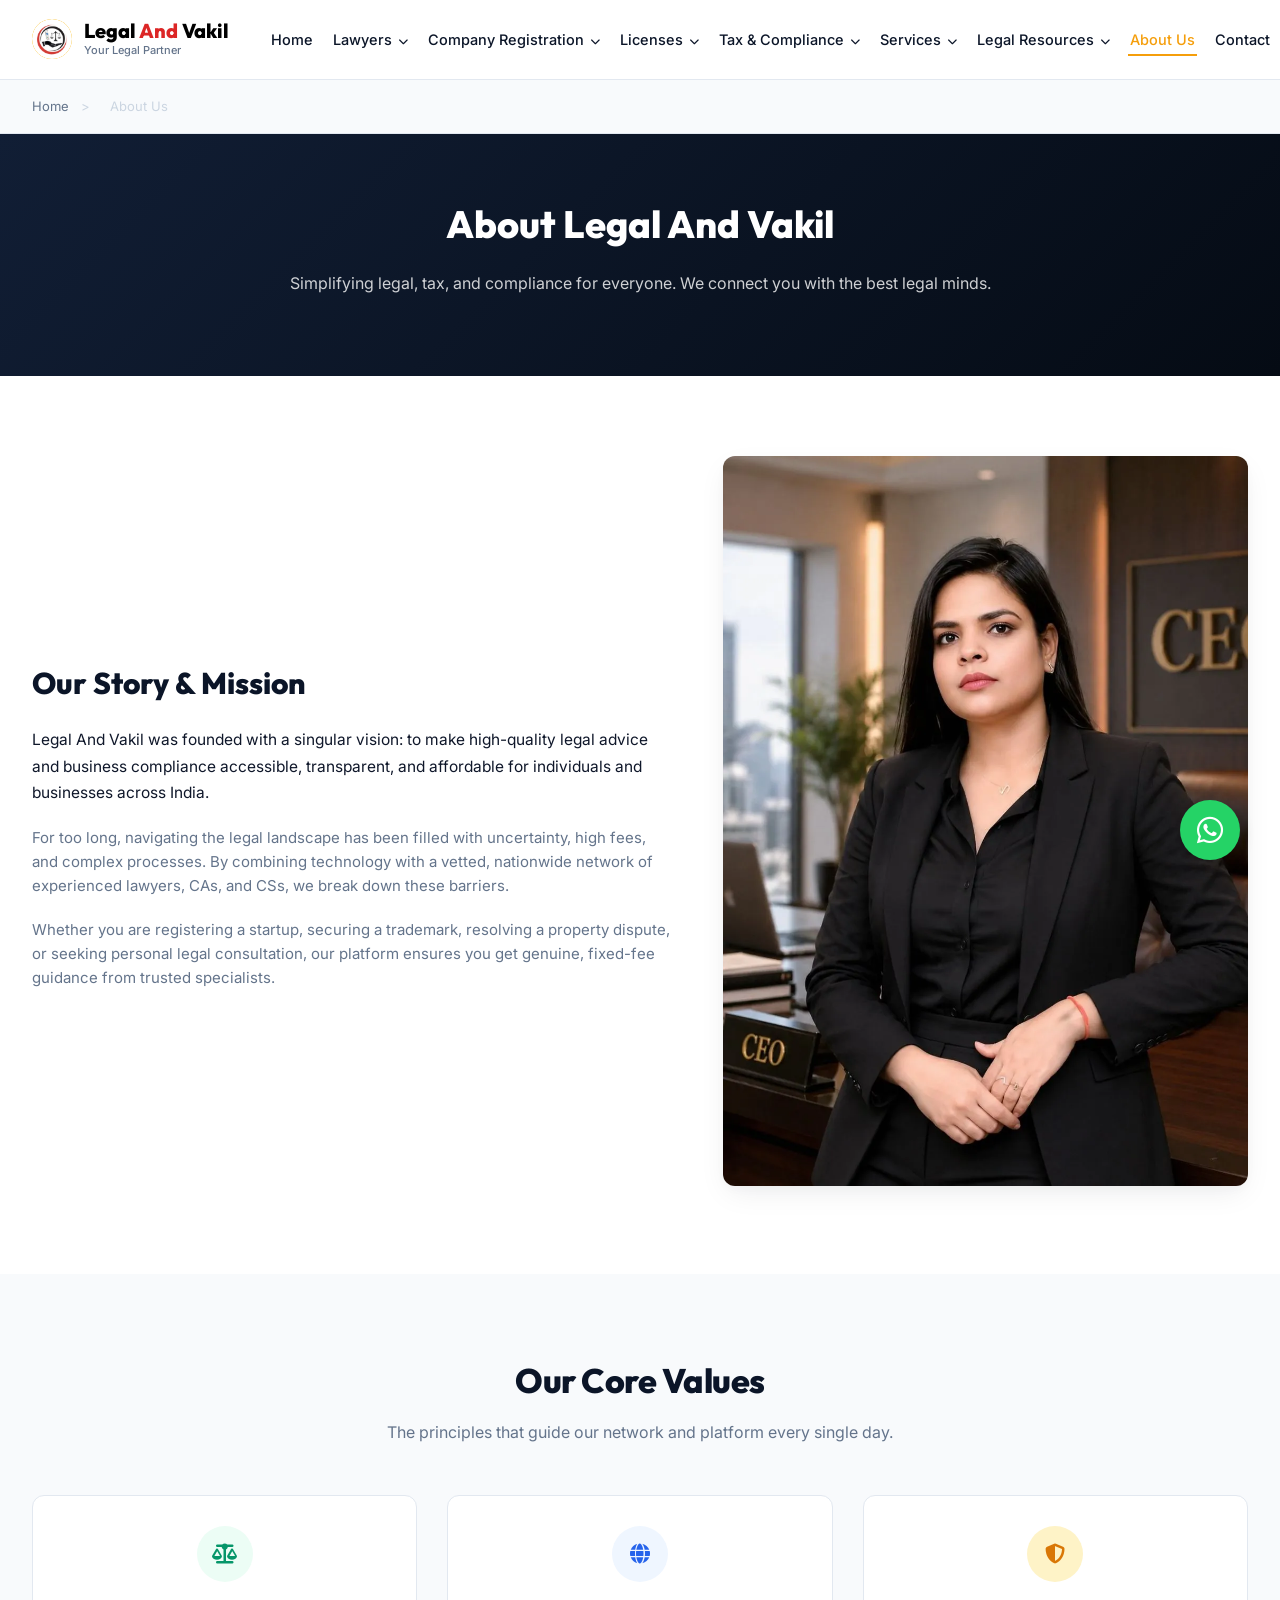
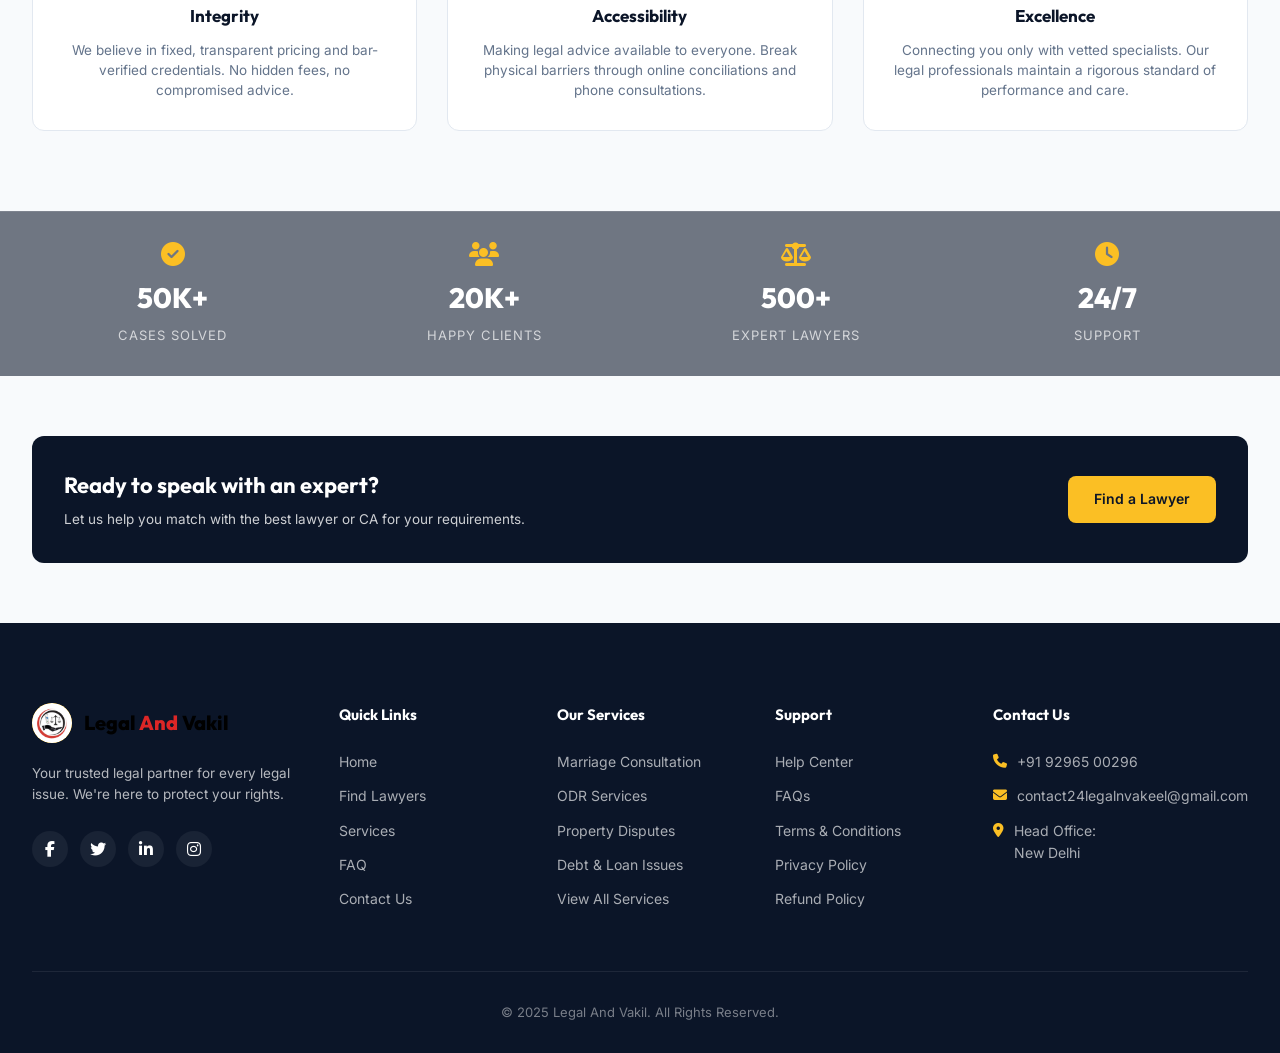
<file: about.html>
<!DOCTYPE html>
<html lang="en">

<head>
    <meta charset="UTF-8">
    <meta name="viewport" content="width=device-width, initial-scale=1.0">
    <title>About Us | Legal And Vakil</title>
    <!-- Font Awesome -->
    <link rel="stylesheet" href="https://cdnjs.cloudflare.com/ajax/libs/font-awesome/6.4.0/css/all.min.css">
    <!-- Custom CSS -->
    <link rel="stylesheet" href="style.css">
</head>

<body>

    <!-- Header / Navigation -->
    <header>
        <div class="container" style="width: 100%;">
            <nav>
                <a href="index.html" class="logo-container">
                    <div class="logo-icon">
                        <img src="assets/logo.png" alt="Legal And Vakil Logo">
                    </div>
                    <div class="logo-text">
                        <span class="logo-title"><span class="logo-legal">Legal</span> <span class="logo-and">And</span> <span class="logo-vakil">Vakil</span></span>
                        <span class="logo-subtitle">Your Legal Partner</span>
                    </div>
                </a>

                <ul class="nav-links">
                    <li><a href="index.html">Home</a></li>
                    <li class="dropdown">
                        <a href="lawyers.html">Lawyers <i class="fas fa-chevron-down"
                                style="font-size: 10px; margin-left: 2px;"></i></a>
                        <ul class="dropdown-menu lawyers-dropdown">
                            <li><a href="lawyers.html?specialty=Criminal+Lawyer">Criminal Lawyer</a></li>
                            <li><a href="lawyers.html?specialty=Immigration+Lawyer">Immigration Lawyer</a></li>
                            <li><a href="lawyers.html?specialty=Family+Lawyer">Family Lawyer</a></li>
                            <li><a href="lawyers.html?specialty=Real+Estate+Lawyer">Real Estate Lawyer</a></li>
                            <li><a href="lawyers.html?specialty=Civil+Litigator">Civil Litigator</a></li>
                            <li><a href="lawyers.html?specialty=Environmental+Lawyer">Environmental Lawyer</a></li>
                            <li><a href="lawyers.html?specialty=Personal+Injury+Lawyer">Personal Injury Lawyer</a></li>
                            <li><a href="lawyers.html?specialty=Estate+Planning+Lawyer">Estate Planning Lawyer</a></li>
                            <li><a href="lawyers.html?specialty=Corporate+Lawyer">Corporate Lawyer</a></li>
                            <li><a href="lawyers.html?specialty=Bankruptcy+Lawyer">Bankruptcy Lawyer</a></li>
                            <li><a href="lawyers.html?specialty=Intellectual+Property+Lawyer">Intellectual Property
                                    Lawyer</a></li>
                            <li><a href="lawyers.html?specialty=Constitutional+Lawyer">Constitutional Lawyer</a></li>
                            <li><a href="lawyers.html?specialty=Tax+Lawyer">Tax Lawyer</a></li>
                            <li><a href="lawyers.html?specialty=Medical+Malpractice+Lawyer">Medical Malpractice
                                    Lawyer</a></li>
                            <li><a href="lawyers.html?specialty=Employment+Lawyer">Employment Lawyer</a></li>
                            <li><a href="lawyers.html?specialty=Entertainment+Lawyer">Entertainment Lawyer</a></li>
                            <li><a href="lawyers.html?specialty=Labor+Lawyer">Labor Lawyer</a></li>
                            <li><a href="lawyers.html?specialty=Insurance+Lawyer">Insurance Lawyer</a></li>
                            <li><a href="lawyers.html?specialty=Cyber+Lawyer">Cyber Lawyer</a></li>
                            <li><a href="lawyers.html?specialty=Banking+Lawyer">Banking Lawyer</a></li>
                        </ul>
                    </li>
                    <li class="dropdown mega-dropdown">
                        <a href="#">Company Registration <i class="fas fa-chevron-down"
                                style="font-size: 10px; margin-left: 2px;"></i></a>
                        <div class="dropdown-menu mega-menu">
                            <div class="mega-menu-content">
                                <!-- Column 1: Incorporation -->
                                <div class="mega-column">
                                    <h4 class="mega-title"><i class="fas fa-briefcase"></i> Incorporation</h4>
                                    <ul>
                                        <li><a href="service-details.html?service=pvt-ltd">Private Limited Company</a>
                                        </li>
                                        <li><a href="service-details.html?service=llp">LLP Registration</a></li>
                                        <li><a href="service-details.html?service=opc">One Person Company</a></li>
                                        <li><a href="service-details.html?service=public-ltd">Public Limited Company</a>
                                        </li>
                                        <li><a href="service-details.html?service=section-8">Section 8 Company</a></li>
                                        <li><a href="service-details.html?service=business">Business Registration
                                                License</a></li>
                                        <li><a href="service-details.html?service=nidhi">Nidhi Company Registration</a>
                                        </li>
                                        <li><a href="service-details.html?service=subsidiary">Indian Subsidiary
                                                Registration</a></li>
                                    </ul>
                                </div>
                                <!-- Column 2: Compliance -->
                                <div class="mega-column">
                                    <h4 class="mega-title"><i class="fas fa-briefcase"></i> Compliance</h4>
                                    <ul>
                                        <li><a href="service-details.html?service=din-kyc">Director DIN e KYC Update</a>
                                        </li>
                                        <li><a href="service-details.html?service=appointment-director">Appointment of
                                                Director</a></li>
                                        <li><a href="service-details.html?service=removal-director">Removal of
                                                Director</a></li>
                                        <li><a href="service-details.html?service=pvt-ltd-winding-up">Pvt. Ltd. Winding
                                                up</a></li>
                                        <li><a href="#">LLP Winding Up</a></li>
                                        <li><a href="service-details.html?service=increase-authorized-capital">Increase
                                                Authorized Capital</a></li>
                                        <li><a href="service-details.html?service=registered-office-change">Registered
                                                Office Change</a></li>
                                        <li><a href="service-details.html?service=change-company-name">Change Company
                                                Name</a></li>
                                        <li><a href="service-details.html?service=moa-amendment-pvt">MOA Amendment of
                                                Pvt. Ltd.</a></li>
                                        <li><a href="service-details.html?service=moa-amendment-public">MOA Amendment of
                                                Public Limited</a></li>
                                        <li><a href="service-details.html?service=moa-amendment-sec8">MOA Amendment of
                                                Section 8</a></li>
                                        <li><a href="service-details.html?service=share-transfer">Share Transfer</a>
                                        </li>
                                        <li><a href="service-details.html?service=jansamarth-registration">JanSamarth
                                                Registration</a></li>
                                        <li><a href="service-details.html?service=credit-management-analysis">Credit
                                                Management Analysis</a></li>
                                    </ul>
                                </div>
                                <!-- Column 3: Conversions & Winding Up -->
                                <div class="mega-column no-header">
                                    <ul>
                                        <li><a href="service-details.html?service=opc-to-pvt-ltd">OPC to PVT.
                                                Conversion</a></li>
                                        <li><a href="service-details.html?service=pvt-to-public-ltd">PVT. to Public Ltd
                                                Conversion</a></li>
                                        <li><a href="service-details.html?service=llp-to-pvt-ltd">LLP to PVT
                                                Conversion</a></li>
                                        <li><a href="service-details.html?service=sec-8-winding-up">Sec-8 Winding Up</a>
                                        </li>
                                        <li><a href="service-details.html?service=nidhi-winding-up">Nidhi Winding Up</a>
                                        </li>
                                        <li><a href="service-details.html?service=subsidiary-winding-up">Indian
                                                Subsidiary Windup</a></li>
                                    </ul>
                                </div>
                            </div>
                        </div>
                    </li>
                    <li class="dropdown">
                        <a href="#">Licenses <i class="fas fa-chevron-down"
                                style="font-size: 10px; margin-left: 2px;"></i></a>
                        <ul class="dropdown-menu licenses-dropdown">
                            <li><a href="service-details.html?service=fssai-registration">FSSAI Registration</a></li>
                            <li><a href="service-details.html?service=fssai-food-labeling">FSSAI Food Labeling
                                    Compliance</a></li>
                            <li><a href="service-details.html?service=fssai-renewal">FSSAI Renewal</a></li>
                            <li><a href="service-details.html?service=fssai-annual-return">FSSAI Annual Return
                                    Filing</a></li>
                            <li><a href="service-details.html?service=fssai-modification">FSSAI Modification</a></li>
                            <li><a href="service-details.html?service=bis-certificate">BIS Certificate</a></li>
                            <li><a href="service-details.html?service=import-export-code">Import Export Code</a></li>
                            <li><a href="service-details.html?service=import-export-modification">Import Export Code
                                    Modification</a></li>
                        </ul>
                    </li>
                    <li class="dropdown mega-dropdown">
                        <a href="#">Tax & Compliance <i class="fas fa-chevron-down"
                                style="font-size: 10px; margin-left: 2px;"></i></a>
                        <div class="dropdown-menu mega-menu">
                            <div class="mega-menu-content">
                                <!-- Column 1: GST -->
                                <div class="mega-column">
                                    <h4 class="mega-title"><i class="fas fa-chart-pie"></i> GST</h4>
                                    <ul>
                                        <li><a href="service-details.html?service=gst-registration">GST Registration</a>
                                        </li>
                                        <li><a href="service-details.html?service=gst-return-filing">GST Return
                                                Filing</a></li>
                                        <li><a href="service-details.html?service=gst-nil-return-filing">GST Nil Return
                                                Filing</a></li>
                                        <li><a href="service-details.html?service=gst-modification">GST Modification</a>
                                        </li>
                                        <li><a href="service-details.html?service=gstr-9-annual-filing">GSTR-9 Annual
                                                Filing</a></li>
                                        <li><a href="service-details.html?service=gst-lut-filing">GST LUT Filing</a>
                                        </li>
                                        <li><a href="service-details.html?service=gst-eway-bill">GST E-Way Bill</a></li>
                                    </ul>
                                </div>
                                <!-- Column 2: Annual Compliances & Others -->
                                <div class="mega-column">
                                    <h4 class="mega-title"><i class="fas fa-chart-pie"></i> Annual Compliances & Others
                                    </h4>
                                    <ul>
                                        <li><a href="service-details.html?service=online-annual-compliance-filing">Annual
                                                Compliance & Filing</a></li>
                                        <li><a href="service-details.html?service=annual-compliance-bookkeeping">Annual
                                                Compliance & Bookkeeping</a></li>
                                        <li><a href="service-details.html?service=online-tax-planning-consultancy">Tax
                                                Planning & Consultancy</a></li>
                                        <li><a href="service-details.html?service=tax-compliance-guide">Tax &
                                                Compliance</a></li>
                                        <li><a href="service-details.html?service=online-bookkeeping-service">Online
                                                Bookkeeping</a></li>
                                        <li><a
                                                href="service-details.html?service=section-8-company-compliance-filing">12A-80G-CSR</a>
                                        </li>
                                        <li><a href="service-details.html?service=project-report-preparation">Project
                                                Report</a></li>
                                        <li><a href="service-details.html?service=online-filing-dpt-3">DPT-3 Filing</a>
                                        </li>
                                        <li><a href="service-details.html?service=ngo-darpan-registration">NGO DARPAN
                                                Registration</a></li>
                                    </ul>
                                </div>
                                <!-- Column 3: Payroll Compliance -->
                                <div class="mega-column">
                                    <h4 class="mega-title"><i class="fas fa-chart-pie"></i> Payroll Compliance</h4>
                                    <ul>
                                        <li><a href="service-details.html?service=pf-esic-registration">PF-ESIC
                                                Registration</a></li>
                                        <li><a href="service-details.html?service=esic-return-filing">PF-ESIC Return
                                                Filing</a></li>
                                        <li><a href="service-details.html?service=esic-registration">ESIC
                                                Registration</a></li>
                                    </ul>
                                </div>
                            </div>
                        </div>
                    </li>
                    <li class="dropdown">
                        <a href="services.html">Services <i class="fas fa-chevron-down"
                                style="font-size: 10px; margin-left: 2px;"></i></a>
                        <ul class="dropdown-menu">
                            <li><a href="service-details.html?service=marriage">Marriage Consultation</a></li>
                            <li><a href="service-details.html?service=odr">ODR Services</a></li>
                            <li><a href="service-details.html?service=property">Property Disputes</a></li>
                            <li><a href="service-details.html?service=business">Corporate & Setup</a></li>
                            <li class="divider" style="border-top: 1px solid rgba(0,0,0,0.08); margin: 4px 0;"></li>
                            <li class="dropdown-header"
                                style="padding: 4px 16px; font-size: 11px; font-weight: bold; text-transform: uppercase; color: var(--text-muted);">
                                Company Setup</li>
                            <li><a href="service-details.html?service=pvt-ltd">Private Limited Company</a></li>
                            <li><a href="service-details.html?service=llp">LLP Registration</a></li>
                            <li><a href="service-details.html?service=opc">One Person Company</a></li>
                            <li><a href="service-details.html?service=section-8">Section 8 Company</a></li>
                            <li><a href="service-details.html?service=public-ltd">Public Limited Company</a></li>
                            <li><a href="service-details.html?service=nidhi">Nidhi Company</a></li>
                            <li><a href="service-details.html?service=subsidiary">Indian Subsidiary</a></li>
                        </ul>
                    </li>
                    <li class="dropdown">
                        <a href="#">Legal Resources <i class="fas fa-chevron-down"
                                style="font-size: 10px; margin-left: 2px;"></i></a>
                        <ul class="dropdown-menu">
                            <li><a href="faq.html">FAQ</a></li>
                        </ul>
                    </li>
                    <li><a href="about.html" class="active">About Us</a></li>
                    <li><a href="contact.html">Contact</a></li>
                    <li class="mobile-action-item"><a href="search.html"><i class="fas fa-magnifying-glass"
                                style="margin-right: 6px;"></i> Search</a></li>
                    <li class="mobile-action-item"><a href="login.html"><i class="fas fa-sign-in-alt"
                                style="margin-right: 6px;"></i> Login</a></li>
                    <li class="mobile-action-item"><a href="signup.html"><i class="fas fa-user-plus"
                                style="margin-right: 6px;"></i> Sign Up</a></li>
                </ul>

                <div class="nav-actions">
                    <a href="search.html" style="color: inherit; text-decoration: none;" aria-label="Search"><i
                            class="fas fa-magnifying-glass search-icon-btn"></i></a>
                    <a href="login.html" class="btn btn-outline"
                        style="padding: 8px 18px; border-radius: 6px;">Login</a>
                    <a href="signup.html" class="btn btn-primary" style="padding: 8px 18px; border-radius: 6px;">Sign
                        Up</a>
                    <div class="mobile-menu" id="mobile-menu"
                        style="display: none; cursor: pointer; font-size: 20px; padding: 8px; margin-left: 8px;"><i
                            class="fas fa-bars"></i></div>
                </div>
            </nav>
        </div>
    </header>

    <!-- Breadcrumbs -->
    <div class="breadcrumbs-bar">
        <div class="container">
            <a href="index.html">Home</a>
            <span>&gt;</span>
            <span class="active">About Us</span>
        </div>
    </div>

    <!-- Directory Hero -->
    <section class="directory-hero">
        <div class="container">
            <div class="directory-hero-content reveal-onload"
                style="max-width: 100%; text-align: center; margin: 0 auto;">
                <h1>About Legal And Vakil</h1>
                <p>Simplifying legal, tax, and compliance for everyone. We connect you with the best legal minds.</p>
            </div>
        </div>
    </section>

    <!-- Our Story & Mission Section -->
    <section style="padding: 80px 0; background-color: var(--bg-light);">
        <div class="container">
            <div class="service-hero-grid" style="grid-template-columns: 1.1fr 0.9fr; gap: 50px; align-items: center;">
                <div class="reveal">
                    <h2 style="font-size:30px; font-weight:800; margin-bottom:20px;">Our Story & Mission</h2>
                    <p style="color:var(--text-main); font-size:15.5px; line-height:1.7; margin-bottom:20px;">
                        Legal And Vakil was founded with a singular vision: to make high-quality legal advice and
                        business compliance accessible, transparent, and affordable for individuals and businesses
                        across India.
                    </p>
                    <p style="color:var(--text-muted); font-size:15px; line-height:1.6; margin-bottom:20px;">
                        For too long, navigating the legal landscape has been filled with uncertainty, high fees, and
                        complex processes. By combining technology with a vetted, nationwide network of experienced
                        lawyers, CAs, and CSs, we break down these barriers.
                    </p>
                    <p style="color:var(--text-muted); font-size:15px; line-height:1.6;">
                        Whether you are registering a startup, securing a trademark, resolving a property dispute, or
                        seeking personal legal consultation, our platform ensures you get genuine, fixed-fee guidance
                        from trusted specialists.
                    </p>
                </div>
                <div class="reveal" style="text-align: right;">
                    <img src="assets/legalownerpri.webp" alt="Legal Owner"
                        style="border-radius: var(--radius-md); box-shadow:var(--shadow-lg); width:100%; object-fit:cover;">
                </div>
            </div>
        </div>
    </section>

    <!-- Core Values Section -->
    <section style="padding: 80px 0; background-color: var(--bg-neutral);">
        <div class="container">
            <div class="section-head">
                <h2>Our Core Values</h2>
                <p>The principles that guide our network and platform every single day.</p>
            </div>

            <div class="services-grid-8" style="grid-template-columns: repeat(3, 1fr); gap: 30px;">
                <!-- Value 1 -->
                <div class="service-card-light reveal" style="text-align: center; align-items: center;">
                    <div class="service-card-icon sc-property" style="width: 56px; height: 56px; border-radius: 50%;">
                        <i class="fas fa-scale-balanced"></i>
                    </div>
                    <h3>Integrity</h3>
                    <p style="font-size:13.5px; line-height:1.5; color:var(--text-muted);">We believe in fixed,
                        transparent pricing and bar-verified credentials. No hidden fees, no compromised advice.</p>
                </div>
                <!-- Value 2 -->
                <div class="service-card-light reveal" style="text-align: center; align-items: center;">
                    <div class="service-card-icon sc-odr" style="width: 56px; height: 56px; border-radius: 50%;">
                        <i class="fas fa-globe"></i>
                    </div>
                    <h3>Accessibility</h3>
                    <p style="font-size:13.5px; line-height:1.5; color:var(--text-muted);">Making legal advice available
                        to everyone. Break physical barriers through online conciliations and phone consultations.</p>
                </div>
                <!-- Value 3 -->
                <div class="service-card-light reveal" style="text-align: center; align-items: center;">
                    <div class="service-card-icon sc-marriage" style="width: 56px; height: 56px; border-radius: 50%;">
                        <i class="fas fa-shield-halved"></i>
                    </div>
                    <h3>Excellence</h3>
                    <p style="font-size:13.5px; line-height:1.5; color:var(--text-muted);">Connecting you only with
                        vetted specialists. Our legal professionals maintain a rigorous standard of performance and
                        care.</p>
                </div>
            </div>
        </div>
    </section>

    <!-- Metrics Bar -->
    <section class="metrics-bar">
        <div class="container">
            <div class="metrics-grid">
                <div class="metric-item">
                    <i class="fas fa-circle-check"></i>
                    <strong>50K+</strong>
                    <span>Cases Solved</span>
                </div>
                <div class="metric-item">
                    <i class="fas fa-users"></i>
                    <strong>20K+</strong>
                    <span>Happy Clients</span>
                </div>
                <div class="metric-item">
                    <i class="fas fa-scale-balanced"></i>
                    <strong>500+</strong>
                    <span>Expert Lawyers</span>
                </div>
                <div class="metric-item">
                    <i class="fas fa-clock"></i>
                    <strong>24/7</strong>
                    <span>Support</span>
                </div>
            </div>
        </div>
    </section>

    <!-- Bottom Match CTA Banner -->
    <section style="padding: 60px 0; background-color: var(--bg-neutral);">
        <div class="container">
            <div class="match-banner reveal" style="background-color: var(--primary);">
                <div class="match-banner-text">
                    <h4 style="font-size:22px; color:white;">Ready to speak with an expert?</h4>
                    <p>Let us help you match with the best lawyer or CA for your requirements.</p>
                </div>
                <a href="lawyers.html" class="btn btn-primary">Find a Lawyer</a>
            </div>
        </div>
    </section>

    <!-- Footer -->
    <footer>
        <div class="container">
            <div class="footer-grid">
                <!-- Col 1 -->
                <div class="footer-col" style="grid-column: span 1.5;">
                    <a href="index.html" class="logo-container" style="margin-bottom: 20px; display: inline-flex;">
                        <div class="logo-icon">
                            <img src="assets/logo.png" alt="Legal And Vakil Logo">
                        </div>
                        <div class="logo-text">
                            <span class="logo-title"><span class="logo-legal">Legal</span> <span class="logo-and">And</span> <span class="logo-vakil">Vakil</span></span>
                        </div>
                    </a>
                    <p style="font-size: 13.5px; margin-bottom: 25px;">Your trusted legal partner for every legal issue.
                        We're here to protect your rights.</p>
                    <div class="social-links">
                        <a href="#"><i class="fab fa-facebook-f"></i></a>
                        <a href="#"><i class="fab fa-twitter"></i></a>
                        <a href="#"><i class="fab fa-linkedin-in"></i></a>
                        <a href="#"><i class="fab fa-instagram"></i></a>
                    </div>
                </div>

                <!-- Col 2 -->
                <div class="footer-col">
                    <h4>Quick Links</h4>
                    <ul>
                        <li><a href="index.html">Home</a></li>
                        <li><a href="lawyers.html">Find Lawyers</a></li>
                        <li><a href="services.html">Services</a></li>
                        <li><a href="faq.html">FAQ</a></li>
                        <li><a href="contact.html">Contact Us</a></li>
                    </ul>
                </div>

                <!-- Col 3 -->
                <div class="footer-col">
                    <h4>Our Services</h4>
                    <ul>
                        <li><a href="service-details.html?service=marriage">Marriage Consultation</a></li>
                        <li><a href="service-details.html?service=odr">ODR Services</a></li>
                        <li><a href="service-details.html?service=property">Property Disputes</a></li>
                        <li><a href="service-details.html?service=debt">Debt & Loan Issues</a></li>
                        <li><a href="services.html">View All Services</a></li>
                    </ul>
                </div>

                <!-- Col 4 -->
                <div class="footer-col">
                    <h4>Support</h4>
                    <ul>
                        <li><a href="contact.html">Help Center</a></li>
                        <li><a href="faq.html">FAQs</a></li>
                        <li><a href="terms.html">Terms & Conditions</a></li>
                        <li><a href="privacy.html">Privacy Policy</a></li>
                        <li><a href="refund.html">Refund Policy</a></li>
                    </ul>
                </div>

                <!-- Col 5 -->
                <div class="footer-col">
                    <h4>Contact Us</h4>
                    <ul class="contact-info-list">
                        <li><i class="fas fa-phone"></i> <span>+91 92965 00296</span></li>
                        <li><i class="fas fa-envelope"></i> <span>contact24legalnvakeel@gmail.com</span></li>
                        <li><i class="fas fa-location-dot"></i> <span>Head Office:<br>New Delhi</span></li>
                    </ul>
                </div>
            </div>

            <div class="footer-bottom">
                &copy; 2025 Legal And Vakil. All Rights Reserved.
            </div>
        </div>
    </footer>

    <!-- Floating WhatsApp Button -->
    <a href="https://wa.me/919296500296?text=Hello%20Legal%20%26%20Vakil,%20I%20have%20a%20legal%20query."
        class="whatsapp-float" target="_blank" aria-label="Chat on WhatsApp">
        <i class="fab fa-whatsapp"></i>
    </a>

    <!-- Main JavaScript -->
    <script src="script.js"></script>
</body>

</html>
</file>
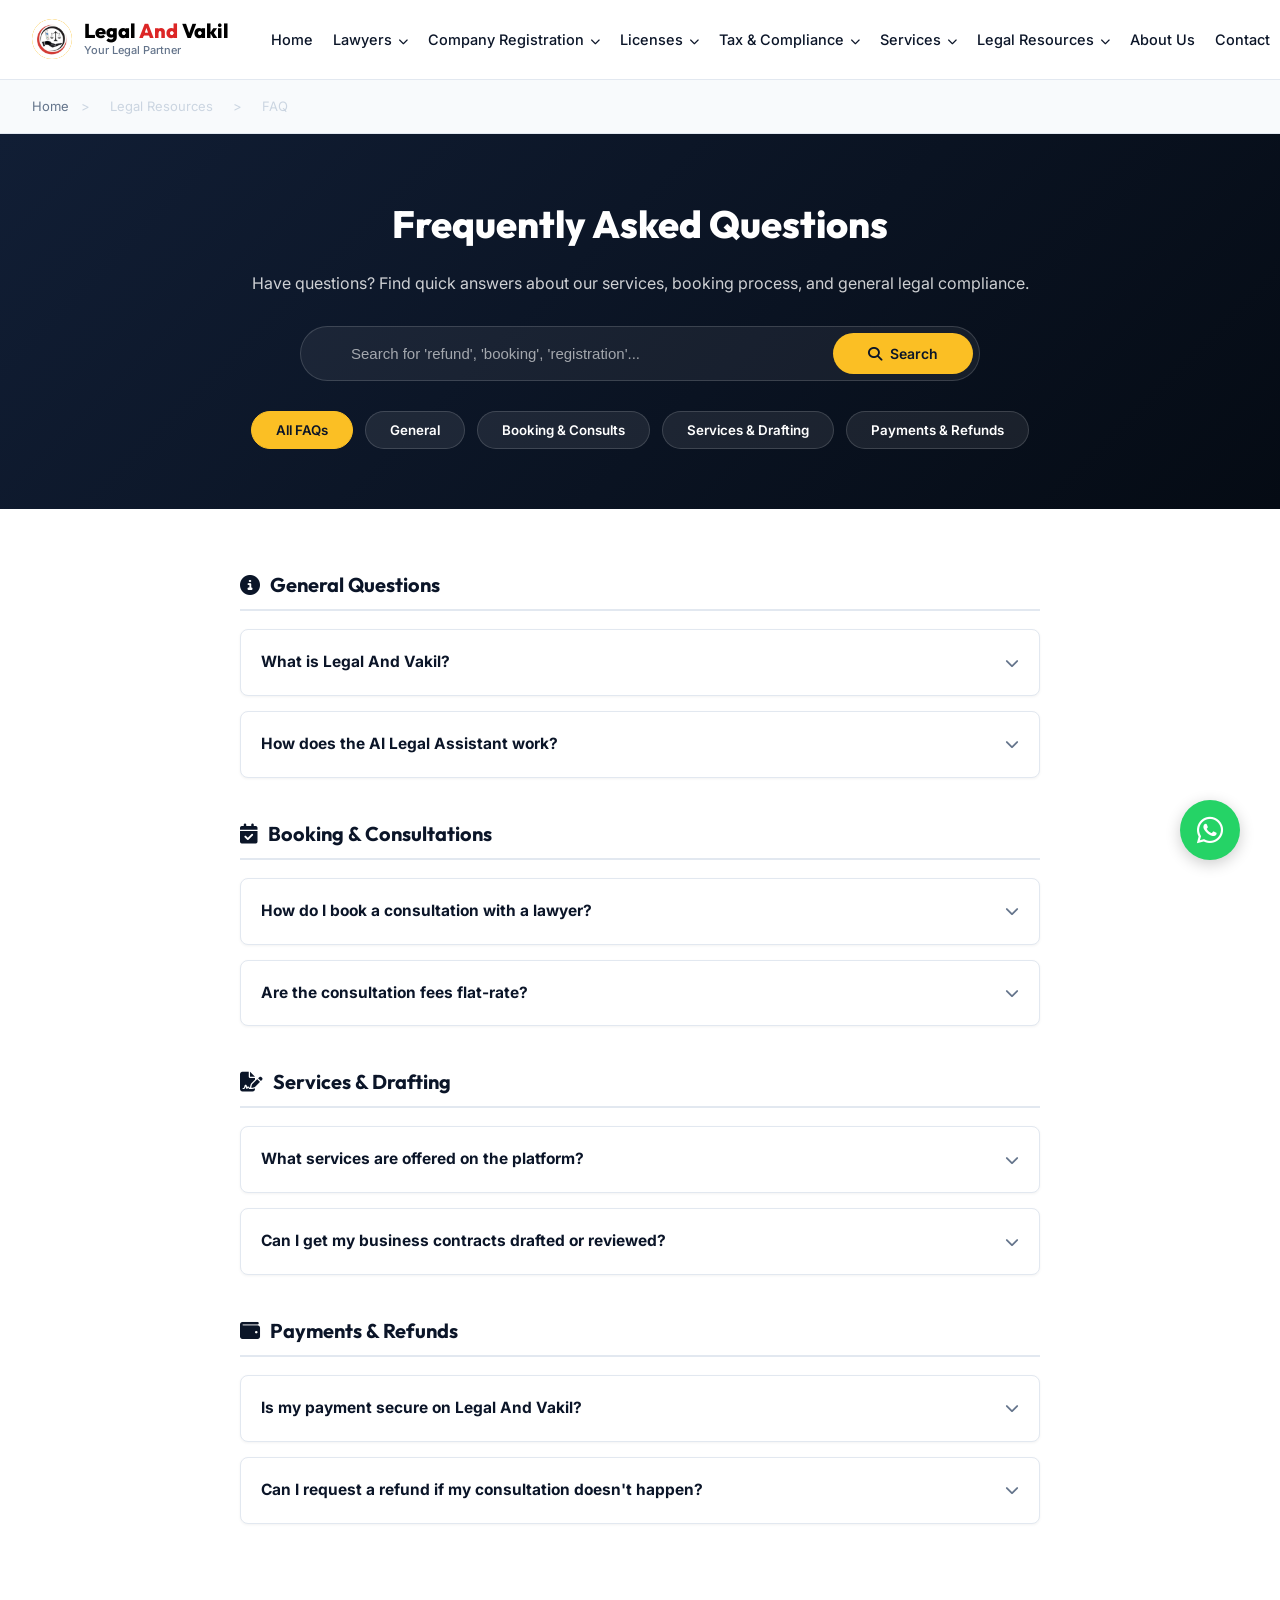
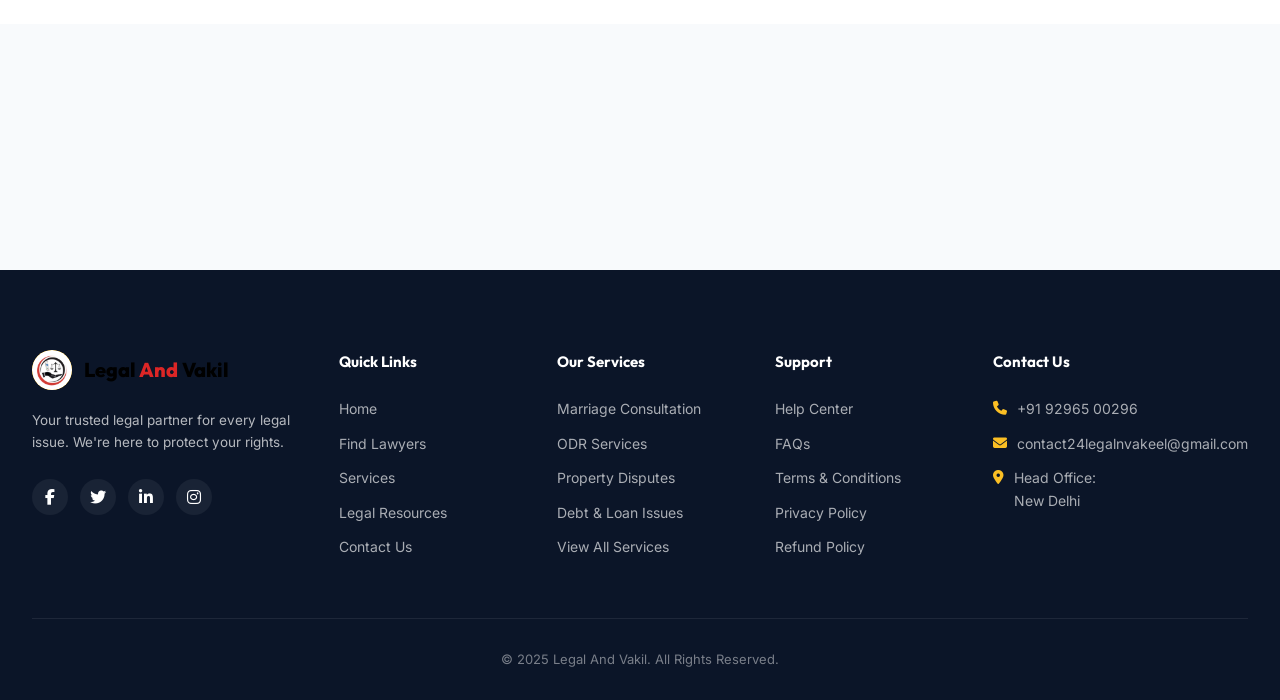
<file: faq.html>
<!DOCTYPE html>
<html lang="en">

<head>
    <meta charset="UTF-8">
    <meta name="viewport" content="width=device-width, initial-scale=1.0">
    <title>Frequently Asked Questions | Legal And Vakil</title>
    <!-- Font Awesome -->
    <link rel="stylesheet" href="https://cdnjs.cloudflare.com/ajax/libs/font-awesome/6.4.0/css/all.min.css">
    <!-- Custom CSS -->
    <link rel="stylesheet" href="style.css">
    <style>
        .faq-page-container {
            max-width: 800px;
            margin: 0 auto;
        }

        .faq-category-section {
            margin-bottom: 40px;
        }

        .faq-category-title {
            font-size: 20px;
            font-weight: 700;
            color: var(--primary);
            margin-bottom: 18px;
            padding-bottom: 8px;
            border-bottom: 2px solid #e2e8f0;
            display: flex;
            align-items: center;
            gap: 10px;
        }

        .faq-item {
            background: #ffffff;
            border: 1px solid #e2e8f0;
            border-radius: 8px;
            padding: 20px;
            margin-bottom: 15px;
            cursor: pointer;
            transition: var(--transition);
            box-shadow: var(--shadow-sm);
        }

        .faq-item:hover {
            border-color: var(--secondary-hover);
            box-shadow: var(--shadow-md);
        }

        .faq-question {
            display: flex;
            justify-content: space-between;
            align-items: center;
            font-weight: 700;
            font-size: 15.5px;
            color: var(--primary);
            gap: 15px;
        }

        .faq-question i {
            color: var(--text-muted);
            transition: var(--transition);
            font-size: 14px;
        }

        .faq-answer {
            display: none;
            padding-top: 15px;
            font-size: 14px;
            color: var(--text-muted);
            line-height: 1.6;
            border-top: 1px dashed #e2e8f0;
            margin-top: 12px;
        }

        .faq-item.active {
            border-color: var(--secondary);
        }

        .faq-item.active .faq-question i {
            transform: rotate(180deg);
            color: var(--secondary);
        }

        .tab.active {
            background-color: var(--secondary) !important;
            color: var(--primary) !important;
            border-color: var(--secondary) !important;
        }

        .tab:hover:not(.active) {
            background-color: rgba(255, 255, 255, 0.15) !important;
            color: white !important;
        }
    </style>
</head>

<body>

    <!-- Header / Navigation -->
    <header>
        <div class="container" style="width: 100%;">
            <nav>
                <a href="index.html" class="logo-container">
                    <div class="logo-icon">
                        <img src="assets/logo.png" alt="Legal And Vakil Logo">
                    </div>
                    <div class="logo-text">
                        <span class="logo-title"><span class="logo-legal">Legal</span> <span class="logo-and">And</span> <span class="logo-vakil">Vakil</span></span>
                        <span class="logo-subtitle">Your Legal Partner</span>
                    </div>
                </a>

                <ul class="nav-links">
                    <li><a href="index.html">Home</a></li>
                    <li class="dropdown">
                        <a href="lawyers.html">Lawyers <i class="fas fa-chevron-down"
                                style="font-size: 10px; margin-left: 2px;"></i></a>
                        <ul class="dropdown-menu lawyers-dropdown">
                            <li><a href="lawyers.html?specialty=Criminal+Lawyer">Criminal Lawyer</a></li>
                            <li><a href="lawyers.html?specialty=Immigration+Lawyer">Immigration Lawyer</a></li>
                            <li><a href="lawyers.html?specialty=Family+Lawyer">Family Lawyer</a></li>
                            <li><a href="lawyers.html?specialty=Real+Estate+Lawyer">Real Estate Lawyer</a></li>
                            <li><a href="lawyers.html?specialty=Civil+Litigator">Civil Litigator</a></li>
                            <li><a href="lawyers.html?specialty=Environmental+Lawyer">Environmental Lawyer</a></li>
                            <li><a href="lawyers.html?specialty=Personal+Injury+Lawyer">Personal Injury Lawyer</a></li>
                            <li><a href="lawyers.html?specialty=Estate+Planning+Lawyer">Estate Planning Lawyer</a></li>
                            <li><a href="lawyers.html?specialty=Corporate+Lawyer">Corporate Lawyer</a></li>
                            <li><a href="lawyers.html?specialty=Bankruptcy+Lawyer">Bankruptcy Lawyer</a></li>
                            <li><a href="lawyers.html?specialty=Intellectual+Property+Lawyer">Intellectual Property
                                    Lawyer</a></li>
                            <li><a href="lawyers.html?specialty=Constitutional+Lawyer">Constitutional Lawyer</a></li>
                            <li><a href="lawyers.html?specialty=Tax+Lawyer">Tax Lawyer</a></li>
                            <li><a href="lawyers.html?specialty=Medical+Malpractice+Lawyer">Medical Malpractice
                                    Lawyer</a></li>
                            <li><a href="lawyers.html?specialty=Employment+Lawyer">Employment Lawyer</a></li>
                            <li><a href="lawyers.html?specialty=Entertainment+Lawyer">Entertainment Lawyer</a></li>
                            <li><a href="lawyers.html?specialty=Labor+Lawyer">Labor Lawyer</a></li>
                            <li><a href="lawyers.html?specialty=Insurance+Lawyer">Insurance Lawyer</a></li>
                            <li><a href="lawyers.html?specialty=Cyber+Lawyer">Cyber Lawyer</a></li>
                            <li><a href="lawyers.html?specialty=Banking+Lawyer">Banking Lawyer</a></li>
                        </ul>
                    </li>
                    <li class="dropdown mega-dropdown">
                        <a href="#">Company Registration <i class="fas fa-chevron-down"
                                style="font-size: 10px; margin-left: 2px;"></i></a>
                        <div class="dropdown-menu mega-menu">
                            <div class="mega-menu-content">
                                <!-- Column 1: Incorporation -->
                                <div class="mega-column">
                                    <h4 class="mega-title"><i class="fas fa-briefcase"></i> Incorporation</h4>
                                    <ul>
                                        <li><a href="service-details.html?service=pvt-ltd">Private Limited Company</a>
                                        </li>
                                        <li><a href="service-details.html?service=llp">LLP Registration</a></li>
                                        <li><a href="service-details.html?service=opc">One Person Company</a></li>
                                        <li><a href="service-details.html?service=public-ltd">Public Limited Company</a>
                                        </li>
                                        <li><a href="service-details.html?service=section-8">Section 8 Company</a></li>
                                        <li><a href="service-details.html?service=business">Business Registration
                                                License</a></li>
                                        <li><a href="service-details.html?service=nidhi">Nidhi Company Registration</a>
                                        </li>
                                        <li><a href="service-details.html?service=subsidiary">Indian Subsidiary
                                                Registration</a></li>
                                    </ul>
                                </div>
                                <!-- Column 2: Compliance -->
                                <div class="mega-column">
                                    <h4 class="mega-title"><i class="fas fa-briefcase"></i> Compliance</h4>
                                    <ul>
                                        <li><a href="service-details.html?service=din-kyc">Director DIN e KYC Update</a>
                                        </li>
                                        <li><a href="service-details.html?service=appointment-director">Appointment of
                                                Director</a></li>
                                        <li><a href="service-details.html?service=removal-director">Removal of
                                                Director</a></li>
                                        <li><a href="service-details.html?service=pvt-ltd-winding-up">Pvt. Ltd. Winding
                                                up</a></li>
                                        <li><a href="#">LLP Winding Up</a></li>
                                        <li><a href="service-details.html?service=increase-authorized-capital">Increase
                                                Authorized Capital</a></li>
                                        <li><a href="service-details.html?service=registered-office-change">Registered
                                                Office Change</a></li>
                                        <li><a href="service-details.html?service=change-company-name">Change Company
                                                Name</a></li>
                                        <li><a href="service-details.html?service=moa-amendment-pvt">MOA Amendment of
                                                Pvt. Ltd.</a></li>
                                        <li><a href="service-details.html?service=moa-amendment-public">MOA Amendment of
                                                Public Limited</a></li>
                                        <li><a href="service-details.html?service=moa-amendment-sec8">MOA Amendment of
                                                Section 8</a></li>
                                        <li><a href="service-details.html?service=share-transfer">Share Transfer</a>
                                        </li>
                                        <li><a href="service-details.html?service=jansamarth-registration">JanSamarth
                                                Registration</a></li>
                                        <li><a href="service-details.html?service=credit-management-analysis">Credit
                                                Management Analysis</a></li>
                                    </ul>
                                </div>
                                <!-- Column 3: Conversions & Winding Up -->
                                <div class="mega-column no-header">
                                    <ul>
                                        <li><a href="service-details.html?service=opc-to-pvt-ltd">OPC to PVT.
                                                Conversion</a></li>
                                        <li><a href="service-details.html?service=pvt-to-public-ltd">PVT. to Public Ltd
                                                Conversion</a></li>
                                        <li><a href="service-details.html?service=llp-to-pvt-ltd">LLP to PVT
                                                Conversion</a></li>
                                        <li><a href="service-details.html?service=sec-8-winding-up">Sec-8 Winding Up</a>
                                        </li>
                                        <li><a href="service-details.html?service=nidhi-winding-up">Nidhi Winding Up</a>
                                        </li>
                                        <li><a href="service-details.html?service=subsidiary-winding-up">Indian
                                                Subsidiary Windup</a></li>
                                    </ul>
                                </div>
                            </div>
                        </div>
                    </li>
                    <li class="dropdown">
                        <a href="#">Licenses <i class="fas fa-chevron-down"
                                style="font-size: 10px; margin-left: 2px;"></i></a>
                        <ul class="dropdown-menu licenses-dropdown">
                            <li><a href="service-details.html?service=fssai-registration">FSSAI Registration</a></li>
                            <li><a href="service-details.html?service=fssai-food-labeling">FSSAI Food Labeling
                                    Compliance</a></li>
                            <li><a href="service-details.html?service=fssai-renewal">FSSAI Renewal</a></li>
                            <li><a href="service-details.html?service=fssai-annual-return">FSSAI Annual Return
                                    Filing</a></li>
                            <li><a href="service-details.html?service=fssai-modification">FSSAI Modification</a></li>
                            <li><a href="service-details.html?service=bis-certificate">BIS Certificate</a></li>
                            <li><a href="service-details.html?service=import-export-code">Import Export Code</a></li>
                            <li><a href="service-details.html?service=import-export-modification">Import Export Code
                                    Modification</a></li>
                        </ul>
                    </li>
                    <li class="dropdown mega-dropdown">
                        <a href="#">Tax & Compliance <i class="fas fa-chevron-down"
                                style="font-size: 10px; margin-left: 2px;"></i></a>
                        <div class="dropdown-menu mega-menu">
                            <div class="mega-menu-content">
                                <!-- Column 1: GST -->
                                <div class="mega-column">
                                    <h4 class="mega-title"><i class="fas fa-chart-pie"></i> GST</h4>
                                    <ul>
                                        <li><a href="service-details.html?service=gst-registration">GST Registration</a>
                                        </li>
                                        <li><a href="service-details.html?service=gst-return-filing">GST Return
                                                Filing</a></li>
                                        <li><a href="service-details.html?service=gst-nil-return-filing">GST Nil Return
                                                Filing</a></li>
                                        <li><a href="service-details.html?service=gst-modification">GST Modification</a>
                                        </li>
                                        <li><a href="service-details.html?service=gstr-9-annual-filing">GSTR-9 Annual
                                                Filing</a></li>
                                        <li><a href="service-details.html?service=gst-lut-filing">GST LUT Filing</a>
                                        </li>
                                        <li><a href="service-details.html?service=gst-eway-bill">GST E-Way Bill</a></li>
                                    </ul>
                                </div>
                                <!-- Column 2: Annual Compliances & Others -->
                                <div class="mega-column">
                                    <h4 class="mega-title"><i class="fas fa-chart-pie"></i> Annual Compliances & Others
                                    </h4>
                                    <ul>
                                        <li><a href="service-details.html?service=online-annual-compliance-filing">Annual
                                                Compliance & Filing</a></li>
                                        <li><a href="service-details.html?service=annual-compliance-bookkeeping">Annual
                                                Compliance & Bookkeeping</a></li>
                                        <li><a href="service-details.html?service=online-tax-planning-consultancy">Tax
                                                Planning & Consultancy</a></li>
                                        <li><a href="service-details.html?service=tax-compliance-guide">Tax &
                                                Compliance</a></li>
                                        <li><a href="service-details.html?service=online-bookkeeping-service">Online
                                                Bookkeeping</a></li>
                                        <li><a
                                                href="service-details.html?service=section-8-company-compliance-filing">12A-80G-CSR</a>
                                        </li>
                                        <li><a href="service-details.html?service=project-report-preparation">Project
                                                Report</a></li>
                                        <li><a href="service-details.html?service=online-filing-dpt-3">DPT-3 Filing</a>
                                        </li>
                                        <li><a href="service-details.html?service=ngo-darpan-registration">NGO DARPAN
                                                Registration</a></li>
                                    </ul>
                                </div>
                                <!-- Column 3: Payroll Compliance -->
                                <div class="mega-column">
                                    <h4 class="mega-title"><i class="fas fa-chart-pie"></i> Payroll Compliance</h4>
                                    <ul>
                                        <li><a href="service-details.html?service=pf-esic-registration">PF-ESIC
                                                Registration</a></li>
                                        <li><a href="service-details.html?service=esic-return-filing">PF-ESIC Return
                                                Filing</a></li>
                                        <li><a href="service-details.html?service=esic-registration">ESIC
                                                Registration</a></li>
                                    </ul>
                                </div>
                            </div>
                        </div>
                    </li>
                    <li class="dropdown">
                        <a href="services.html">Services <i class="fas fa-chevron-down"
                                style="font-size: 10px; margin-left: 2px;"></i></a>
                        <ul class="dropdown-menu">
                            <li><a href="service-details.html?service=marriage">Marriage Consultation</a></li>
                            <li><a href="service-details.html?service=odr">ODR Services</a></li>
                            <li><a href="service-details.html?service=property">Property Disputes</a></li>
                            <li><a href="service-details.html?service=business">Corporate & Setup</a></li>
                            <li class="divider" style="border-top: 1px solid rgba(0,0,0,0.08); margin: 4px 0;"></li>
                            <li class="dropdown-header"
                                style="padding: 4px 16px; font-size: 11px; font-weight: bold; text-transform: uppercase; color: var(--text-muted);">
                                Company Setup</li>
                            <li><a href="service-details.html?service=pvt-ltd">Private Limited Company</a></li>
                            <li><a href="service-details.html?service=llp">LLP Registration</a></li>
                            <li><a href="service-details.html?service=opc">One Person Company</a></li>
                            <li><a href="service-details.html?service=section-8">Section 8 Company</a></li>
                            <li><a href="service-details.html?service=public-ltd">Public Limited Company</a></li>
                            <li><a href="service-details.html?service=nidhi">Nidhi Company</a></li>
                            <li><a href="service-details.html?service=subsidiary">Indian Subsidiary</a></li>
                        </ul>
                    </li>
                    <li class="dropdown">
                        <a href="#">Legal Resources <i class="fas fa-chevron-down"
                                style="font-size: 10px; margin-left: 2px;"></i></a>
                        <ul class="dropdown-menu">
                            <li><a href="faq.html" class="active">FAQ</a></li>
                        </ul>
                    </li>
                    <li><a href="about.html">About Us</a></li>
                    <li><a href="contact.html">Contact</a></li>
                    <li class="mobile-action-item"><a href="search.html"><i class="fas fa-magnifying-glass"
                                style="margin-right: 6px;"></i> Search</a></li>
                    <li class="mobile-action-item"><a href="login.html"><i class="fas fa-sign-in-alt"
                                style="margin-right: 6px;"></i> Login</a></li>
                    <li class="mobile-action-item"><a href="signup.html"><i class="fas fa-user-plus"
                                style="margin-right: 6px;"></i> Sign Up</a></li>
                </ul>

                <div class="nav-actions">
                    <a href="search.html" style="color: inherit; text-decoration: none;" aria-label="Search"><i
                            class="fas fa-magnifying-glass search-icon-btn"></i></a>
                    <a href="login.html" class="btn btn-outline"
                        style="padding: 8px 18px; border-radius: 6px;">Login</a>
                    <a href="signup.html" class="btn btn-primary" style="padding: 8px 18px; border-radius: 6px;">Sign
                        Up</a>
                    <div class="mobile-menu" id="mobile-menu"
                        style="display: none; cursor: pointer; font-size: 20px; padding: 8px; margin-left: 8px;"><i
                            class="fas fa-bars"></i></div>
                </div>
            </nav>
        </div>
    </header>

    <!-- Breadcrumbs -->
    <div class="breadcrumbs-bar">
        <div class="container">
            <a href="index.html">Home</a>
            <span>&gt;</span>
            <span>Legal Resources</span>
            <span>&gt;</span>
            <span class="active">FAQ</span>
        </div>
    </div>

    <!-- Directory Hero -->
    <section class="directory-hero">
        <div class="container">
            <div class="directory-hero-content reveal-onload"
                style="max-width: 100%; text-align: center; margin: 0 auto;">
                <h1>Frequently Asked Questions</h1>
                <p>Have questions? Find quick answers about our services, booking process, and general legal compliance.
                </p>

                <!-- Search bar in Hero -->
                <div class="search-box"
                    style="margin-top: 30px; margin-bottom: 30px; max-width:680px; background:rgba(255,255,255,0.06); border:1px solid rgba(255,255,255,0.15);">
                    <input type="text" id="faq-search" placeholder="Search for 'refund', 'booking', 'registration'..."
                        style="padding-left: 30px; color:white;">
                    <button class="btn btn-primary" style="border-radius: 50px; padding: 12px 35px;"><i
                            class="fas fa-search"></i> Search</button>
                </div>

                <!-- Tabs -->
                <div class="pricing-toggle-wrapper"
                    style="gap: 12px; margin-bottom: 0; flex-wrap: wrap; justify-content: center;">
                    <button class="tab active" data-category="all"
                        style="padding: 10px 24px; border-radius: 50px; background: rgba(255,255,255,0.08); border: 1px solid rgba(255,255,255,0.15); color: white; font-weight:600; cursor:pointer; font-family:inherit; transition:var(--transition);">All
                        FAQs</button>
                    <button class="tab" data-category="general"
                        style="padding: 10px 24px; border-radius: 50px; background: rgba(255,255,255,0.08); border: 1px solid rgba(255,255,255,0.15); color: white; font-weight:600; cursor:pointer; font-family:inherit; transition:var(--transition);">General</button>
                    <button class="tab" data-category="booking"
                        style="padding: 10px 24px; border-radius: 50px; background: rgba(255,255,255,0.08); border: 1px solid rgba(255,255,255,0.15); color: white; font-weight:600; cursor:pointer; font-family:inherit; transition:var(--transition);">Booking
                        & Consults</button>
                    <button class="tab" data-category="services"
                        style="padding: 10px 24px; border-radius: 50px; background: rgba(255,255,255,0.08); border: 1px solid rgba(255,255,255,0.15); color: white; font-weight:600; cursor:pointer; font-family:inherit; transition:var(--transition);">Services
                        & Drafting</button>
                    <button class="tab" data-category="payments"
                        style="padding: 10px 24px; border-radius: 50px; background: rgba(255,255,255,0.08); border: 1px solid rgba(255,255,255,0.15); color: white; font-weight:600; cursor:pointer; font-family:inherit; transition:var(--transition);">Payments
                        & Refunds</button>
                </div>
            </div>
        </div>
    </section>

    <!-- FAQ Accordions Container -->
    <section class="directory-section" style="background-color: var(--bg-light); padding: 60px 0;">
        <div class="container">
            <div class="faq-page-container">

                <!-- Category: General -->
                <div class="faq-category-section" data-section-category="general">
                    <h3 class="faq-category-title"><i class="fas fa-info-circle"></i> General Questions</h3>

                    <div class="faq-item" data-category="general">
                        <div class="faq-question">
                            <span>What is Legal And Vakil?</span>
                            <i class="fas fa-chevron-down"></i>
                        </div>
                        <div class="faq-answer">
                            Legal And Vakil is a premium digital legal platform connecting individuals and businesses
                            with verified, top-tier lawyers, CAs, and corporate compliance experts in India. We offer
                            transparent, flat-rate pricing and modern tools like our AI Legal Assistant.
                        </div>
                    </div>

                    <div class="faq-item" data-category="general">
                        <div class="faq-question">
                            <span>How does the AI Legal Assistant work?</span>
                            <i class="fas fa-chevron-down"></i>
                        </div>
                        <div class="faq-answer">
                            Our AI Legal Assistant (Beta) helps you understand basic legal concepts, rights, and
                            regulatory procedures. It can analyze simple legal queries and point you toward the correct
                            legal services, though it is not a replacement for formal advice from a qualified attorney.
                        </div>
                    </div>
                </div>

                <!-- Category: Booking & Consultations -->
                <div class="faq-category-section" data-section-category="booking">
                    <h3 class="faq-category-title"><i class="fas fa-calendar-check"></i> Booking & Consultations</h3>

                    <div class="faq-item" data-category="booking">
                        <div class="faq-question">
                            <span>How do I book a consultation with a lawyer?</span>
                            <i class="fas fa-chevron-down"></i>
                        </div>
                        <div class="faq-answer">
                            Browse our directory under "Find Lawyers", select an expert based on their specialty (e.g.,
                            criminal, family, or corporate law), and click "Consult Now" or "Book Call". Fill out the
                            consultation request, and our system will schedule a secure phone or virtual session.
                        </div>
                    </div>

                    <div class="faq-item" data-category="booking">
                        <div class="faq-question">
                            <span>Are the consultation fees flat-rate?</span>
                            <i class="fas fa-chevron-down"></i>
                        </div>
                        <div class="faq-answer">
                            Yes, we partner with verified legal professionals to offer flat-rate, transparent pricing. A
                            standard consultation starts at a heavily discounted rate of ₹99 (originally ₹499) for a
                            limited time.
                        </div>
                    </div>
                </div>

                <!-- Category: Services & Drafting -->
                <div class="faq-category-section" data-section-category="services">
                    <h3 class="faq-category-title"><i class="fas fa-file-signature"></i> Services & Drafting</h3>

                    <div class="faq-item" data-category="services">
                        <div class="faq-question">
                            <span>What services are offered on the platform?</span>
                            <i class="fas fa-chevron-down"></i>
                        </div>
                        <div class="faq-answer">
                            We offer extensive services across corporate setup (LLP/Pvt Ltd incorporation), Marriage
                            Consultations, Property Disputes, Debt & Loan issues, Online Dispute Resolution (ODR),
                            Intellectual Property filings (Trademark/Copyright/Patent), and Criminal Defense.
                        </div>
                    </div>

                    <div class="faq-item" data-category="services">
                        <div class="faq-question">
                            <span>Can I get my business contracts drafted or reviewed?</span>
                            <i class="fas fa-chevron-down"></i>
                        </div>
                        <div class="faq-answer">
                            Absolutely. Our corporate legal experts specialize in drafting and reviewing custom founder
                            agreements, Non-Disclosure Agreements (NDAs), terms of service, employment contracts, and
                            vendor agreements.
                        </div>
                    </div>
                </div>

                <!-- Category: Payments & Refunds -->
                <div class="faq-category-section" data-section-category="payments">
                    <h3 class="faq-category-title"><i class="fas fa-wallet"></i> Payments & Refunds</h3>

                    <div class="faq-item" data-category="payments">
                        <div class="faq-question">
                            <span>Is my payment secure on Legal And Vakil?</span>
                            <i class="fas fa-chevron-down"></i>
                        </div>
                        <div class="faq-answer">
                            Yes. All payments are processed through industry-standard encrypted payment gateways. Your
                            billing details are never stored on our servers, ensuring 100% security.
                        </div>
                    </div>

                    <div class="faq-item" data-category="payments">
                        <div class="faq-question">
                            <span>Can I request a refund if my consultation doesn't happen?</span>
                            <i class="fas fa-chevron-down"></i>
                        </div>
                        <div class="faq-answer">
                            Yes. If a scheduled consultation does not take place due to lawyer unavailability or
                            platform technical issues, you are entitled to a full 100% refund. Please contact our
                            support within 24 hours of the scheduled time.
                        </div>
                    </div>
                </div>

                <!-- No Results Placeholder -->
                <div id="no-results-msg"
                    style="display:none; text-align:center; padding: 40px; color:var(--text-muted); font-size:16px;">
                    No FAQs found matching your query.
                </div>

            </div>
        </div>
    </section>

    <!-- Bottom Match CTA Banner -->
    <section style="padding: 60px 0; background-color: var(--bg-neutral);">
        <div class="container">
            <div class="match-banner reveal">
                <div class="match-banner-text">
                    <h4 style="font-size:22px;">Still have questions?</h4>
                    <p>Contact our support team directly or consult an expert lawyer to resolve your issues.</p>
                </div>
                <a href="contact.html" class="btn btn-primary">Contact Us</a>
            </div>
        </div>
    </section>

    <!-- Footer -->
    <footer>
        <div class="container">
            <div class="footer-grid">
                <!-- Col 1 -->
                <div class="footer-col" style="grid-column: span 1.5;">
                    <a href="index.html" class="logo-container" style="margin-bottom: 20px; display: inline-flex;">
                        <div class="logo-icon">
                            <img src="assets/logo.png" alt="Legal And Vakil Logo">
                        </div>
                        <div class="logo-text">
                            <span class="logo-title"><span class="logo-legal">Legal</span> <span class="logo-and">And</span> <span class="logo-vakil">Vakil</span></span>
                        </div>
                    </a>
                    <p style="font-size: 13.5px; margin-bottom: 25px;">Your trusted legal partner for every legal issue.
                        We're here to protect your rights.</p>
                    <div class="social-links">
                        <a href="#"><i class="fab fa-facebook-f"></i></a>
                        <a href="#"><i class="fab fa-twitter"></i></a>
                        <a href="#"><i class="fab fa-linkedin-in"></i></a>
                        <a href="#"><i class="fab fa-instagram"></i></a>
                    </div>
                </div>

                <!-- Col 2 -->
                <div class="footer-col">
                    <h4>Quick Links</h4>
                    <ul>
                        <li><a href="index.html">Home</a></li>
                        <li><a href="lawyers.html">Find Lawyers</a></li>
                        <li><a href="services.html">Services</a></li>
                        <li><a href="faq.html">Legal Resources</a></li>
                        <li><a href="contact.html">Contact Us</a></li>
                    </ul>
                </div>

                <!-- Col 3 -->
                <div class="footer-col">
                    <h4>Our Services</h4>
                    <ul>
                        <li><a href="service-details.html?service=marriage">Marriage Consultation</a></li>
                        <li><a href="service-details.html?service=odr">ODR Services</a></li>
                        <li><a href="service-details.html?service=property">Property Disputes</a></li>
                        <li><a href="service-details.html?service=debt">Debt & Loan Issues</a></li>
                        <li><a href="services.html">View All Services</a></li>
                    </ul>
                </div>

                <!-- Col 4 -->
                <div class="footer-col">
                    <h4>Support</h4>
                    <ul>
                        <li><a href="contact.html">Help Center</a></li>
                        <li><a href="faq.html">FAQs</a></li>
                        <li><a href="terms.html">Terms & Conditions</a></li>
                        <li><a href="privacy.html">Privacy Policy</a></li>
                        <li><a href="refund.html">Refund Policy</a></li>
                    </ul>
                </div>

                <!-- Col 5 -->
                <div class="footer-col">
                    <h4>Contact Us</h4>
                    <ul class="contact-info-list">
                        <li><i class="fas fa-phone"></i> <span>+91 92965 00296</span></li>
                        <li><i class="fas fa-envelope"></i> <span>contact24legalnvakeel@gmail.com</span></li>
                        <li><i class="fas fa-location-dot"></i> <span>Head Office:<br>New Delhi</span></li>
                    </ul>
                </div>
            </div>

            <div class="footer-bottom">
                &copy; 2025 Legal And Vakil. All Rights Reserved.
            </div>
        </div>
    </footer>

    <!-- FAQ Logic -->
    <script>
        document.addEventListener('DOMContentLoaded', () => {
            const faqItems = document.querySelectorAll('.faq-item');
            const tabs = document.querySelectorAll('.tab');
            const searchInput = document.getElementById('faq-search');
            const categorySections = document.querySelectorAll('.faq-category-section');
            const noResultsMsg = document.getElementById('no-results-msg');

            // 1. Accordion logic
            faqItems.forEach(item => {
                item.addEventListener('click', () => {
                    const answer = item.querySelector('.faq-answer');
                    const isVisible = answer.style.display === 'block';

                    // Close all answers in this active setup
                    faqItems.forEach(other => {
                        other.classList.remove('active');
                        other.querySelector('.faq-answer').style.display = 'none';
                    });

                    if (!isVisible) {
                        item.classList.add('active');
                        answer.style.display = 'block';
                    }
                });
            });

            // 2. Filter & Search logic
            const filterFAQs = () => {
                const searchVal = searchInput.value.toLowerCase().trim();
                const activeTab = document.querySelector('.tab.active');
                const categoryVal = activeTab ? activeTab.getAttribute('data-category') : 'all';

                let totalVisible = 0;

                categorySections.forEach(section => {
                    const sectionCategory = section.getAttribute('data-section-category');
                    let sectionVisibleCount = 0;

                    const itemsInSection = section.querySelectorAll('.faq-item');
                    itemsInSection.forEach(item => {
                        const itemText = item.textContent.toLowerCase();
                        const matchesSearch = itemText.includes(searchVal);
                        const matchesCategory = (categoryVal === 'all' || sectionCategory === categoryVal);

                        if (matchesSearch && matchesCategory) {
                            item.style.display = 'block';
                            sectionVisibleCount++;
                            totalVisible++;
                        } else {
                            item.style.display = 'none';
                        }
                    });

                    // Hide/Show section header based on whether it has visible children
                    if (sectionVisibleCount > 0) {
                        section.style.display = 'block';
                    } else {
                        section.style.display = 'none';
                    }
                });

                // Display no results msg
                if (totalVisible === 0) {
                    noResultsMsg.style.display = 'block';
                } else {
                    noResultsMsg.style.display = 'none';
                }
            };

            // Tab click listeners
            tabs.forEach(tab => {
                tab.addEventListener('click', () => {
                    tabs.forEach(t => t.classList.remove('active'));
                    tab.classList.add('active');
                    filterFAQs();
                });
            });

            // Search input listener
            if (searchInput) {
                searchInput.addEventListener('input', filterFAQs);
            }
        });
    </script>

    <!-- Floating WhatsApp Button -->
    <a href="https://wa.me/919296500296?text=Hello%20Legal%20%26%20Vakil,%20I%20have%20a%20legal%20query."
        class="whatsapp-float" target="_blank" aria-label="Chat on WhatsApp">
        <i class="fab fa-whatsapp"></i>
    </a>
</body>

</html>
</file>
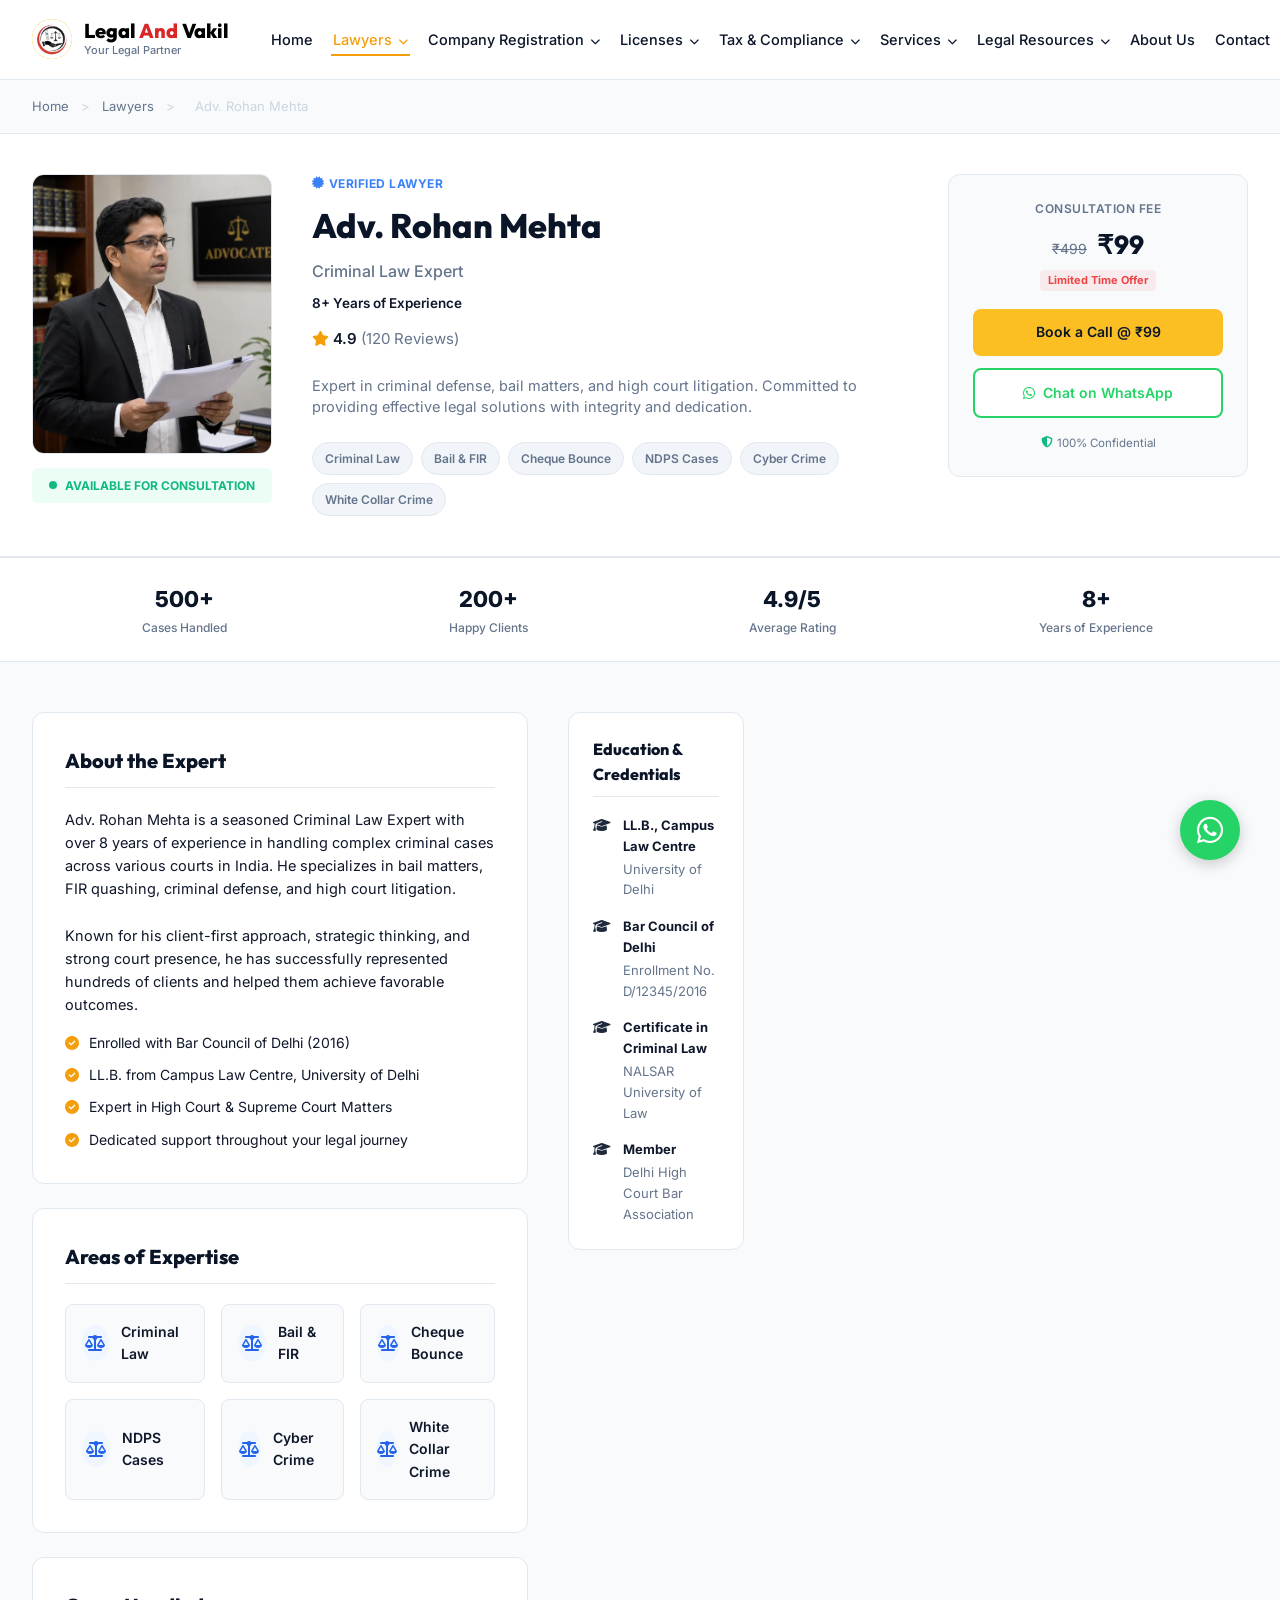
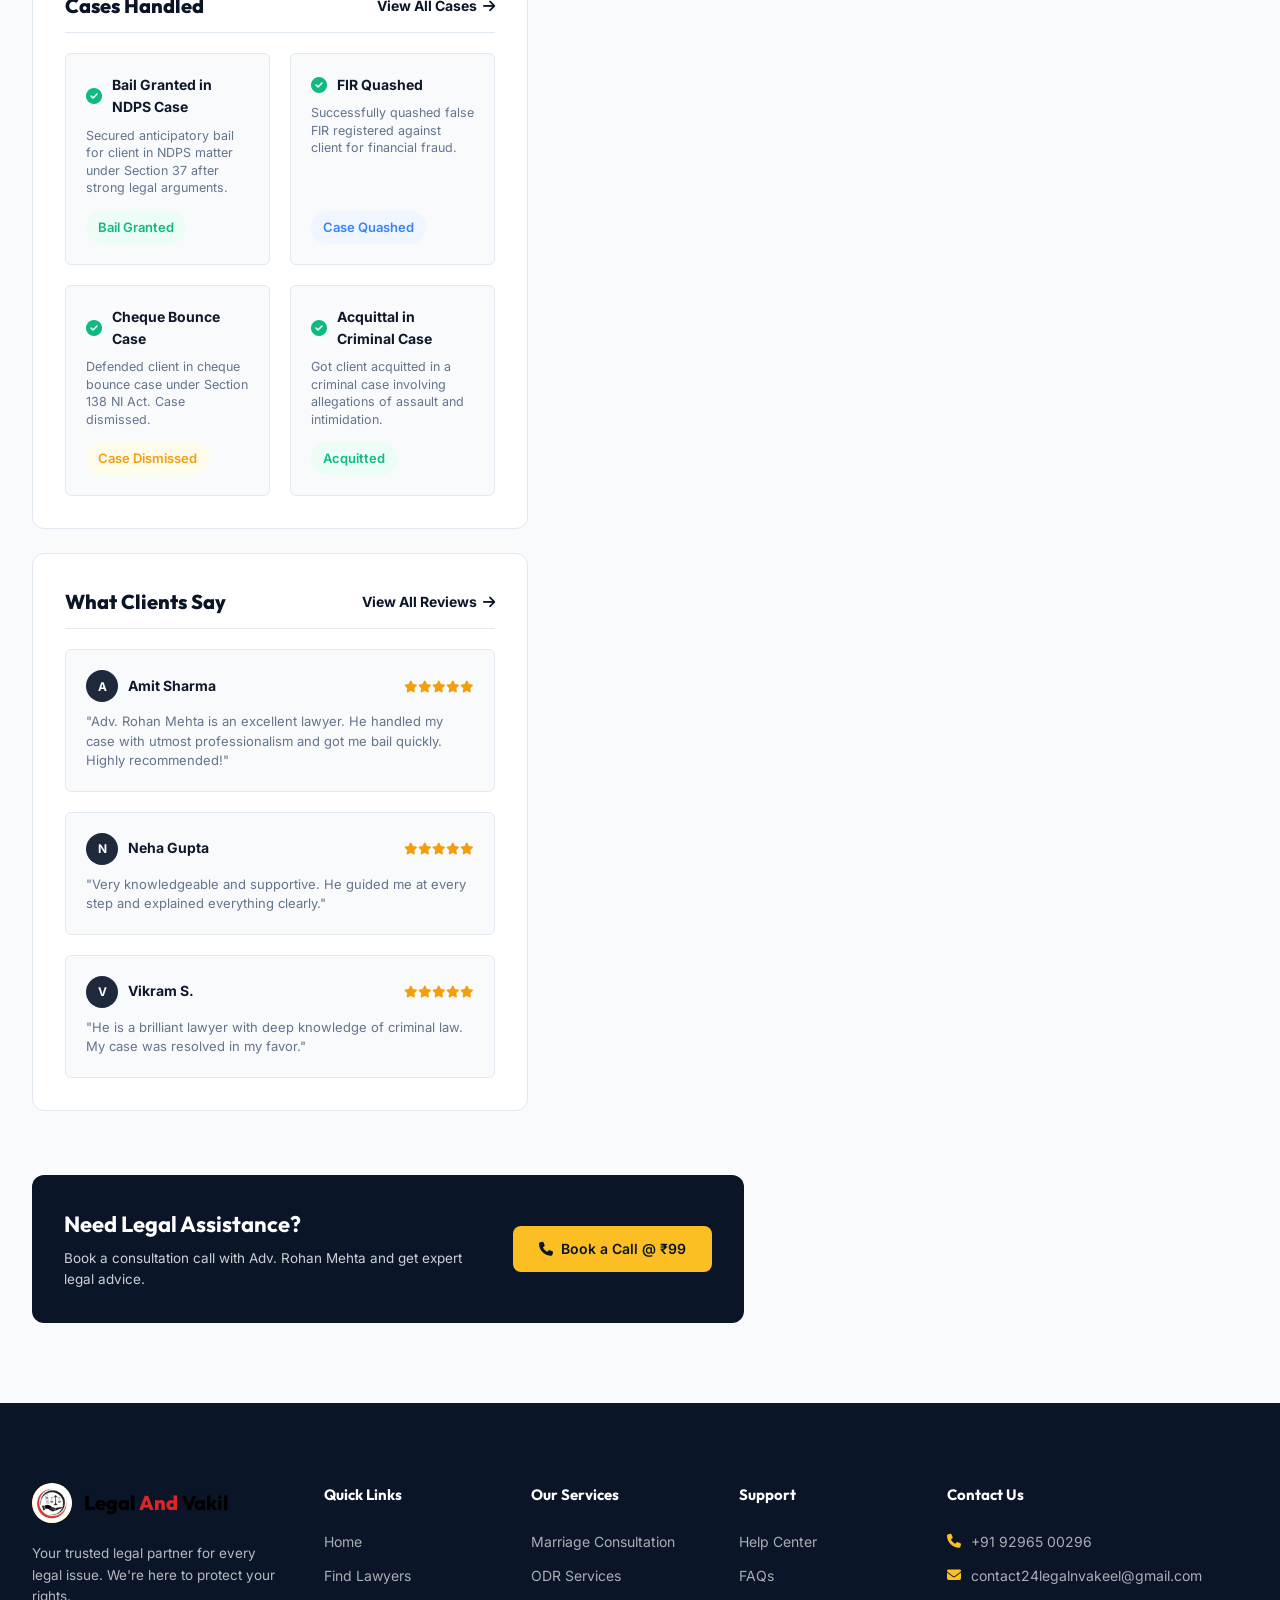
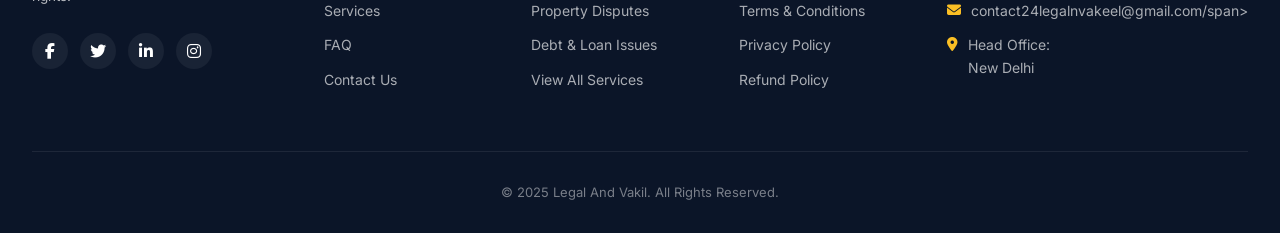
<file: lawyer-details.html>
<!DOCTYPE html>
<html lang="en">

<head>
    <meta charset="UTF-8">
    <meta name="viewport" content="width=device-width, initial-scale=1.0">
    <title>Expert Profile | Legal And Vakil</title>
    <!-- Font Awesome -->
    <link rel="stylesheet" href="https://cdnjs.cloudflare.com/ajax/libs/font-awesome/6.4.0/css/all.min.css">
    <!-- Custom CSS -->
    <link rel="stylesheet" href="style.css">
</head>

<body>

    <!-- Header / Navigation -->
    <header>
        <div class="container" style="width: 100%;">
            <nav>
                <a href="index.html" class="logo-container">
                    <div class="logo-icon">
                        <img src="assets/logo.png" alt="Legal And Vakil Logo">
                    </div>
                    <div class="logo-text">
                        <span class="logo-title"><span class="logo-legal">Legal</span> <span class="logo-and">And</span> <span class="logo-vakil">Vakil</span></span>
                        <span class="logo-subtitle">Your Legal Partner</span>
                    </div>
                </a>

                <ul class="nav-links">
                    <li><a href="index.html">Home</a></li>
                    <li class="dropdown">
                        <a href="lawyers.html" class="active">Lawyers <i class="fas fa-chevron-down"
                                style="font-size: 10px; margin-left: 2px;"></i></a>
                        <ul class="dropdown-menu lawyers-dropdown">
                            <li><a href="lawyers.html?specialty=Criminal+Lawyer">Criminal Lawyer</a></li>
                            <li><a href="lawyers.html?specialty=Immigration+Lawyer">Immigration Lawyer</a></li>
                            <li><a href="lawyers.html?specialty=Family+Lawyer">Family Lawyer</a></li>
                            <li><a href="lawyers.html?specialty=Real+Estate+Lawyer">Real Estate Lawyer</a></li>
                            <li><a href="lawyers.html?specialty=Civil+Litigator">Civil Litigator</a></li>
                            <li><a href="lawyers.html?specialty=Environmental+Lawyer">Environmental Lawyer</a></li>
                            <li><a href="lawyers.html?specialty=Personal+Injury+Lawyer">Personal Injury Lawyer</a></li>
                            <li><a href="lawyers.html?specialty=Estate+Planning+Lawyer">Estate Planning Lawyer</a></li>
                            <li><a href="lawyers.html?specialty=Corporate+Lawyer">Corporate Lawyer</a></li>
                            <li><a href="lawyers.html?specialty=Bankruptcy+Lawyer">Bankruptcy Lawyer</a></li>
                            <li><a href="lawyers.html?specialty=Intellectual+Property+Lawyer">Intellectual Property
                                    Lawyer</a></li>
                            <li><a href="lawyers.html?specialty=Constitutional+Lawyer">Constitutional Lawyer</a></li>
                            <li><a href="lawyers.html?specialty=Tax+Lawyer">Tax Lawyer</a></li>
                            <li><a href="lawyers.html?specialty=Medical+Malpractice+Lawyer">Medical Malpractice
                                    Lawyer</a></li>
                            <li><a href="lawyers.html?specialty=Employment+Lawyer">Employment Lawyer</a></li>
                            <li><a href="lawyers.html?specialty=Entertainment+Lawyer">Entertainment Lawyer</a></li>
                            <li><a href="lawyers.html?specialty=Labor+Lawyer">Labor Lawyer</a></li>
                            <li><a href="lawyers.html?specialty=Insurance+Lawyer">Insurance Lawyer</a></li>
                            <li><a href="lawyers.html?specialty=Cyber+Lawyer">Cyber Lawyer</a></li>
                            <li><a href="lawyers.html?specialty=Banking+Lawyer">Banking Lawyer</a></li>
                        </ul>
                    </li>
                    <li class="dropdown mega-dropdown">
                        <a href="#">Company Registration <i class="fas fa-chevron-down"
                                style="font-size: 10px; margin-left: 2px;"></i></a>
                        <div class="dropdown-menu mega-menu">
                            <div class="mega-menu-content">
                                <!-- Column 1: Incorporation -->
                                <div class="mega-column">
                                    <h4 class="mega-title"><i class="fas fa-briefcase"></i> Incorporation</h4>
                                    <ul>
                                        <li><a href="service-details.html?service=pvt-ltd">Private Limited Company</a>
                                        </li>
                                        <li><a href="service-details.html?service=llp">LLP Registration</a></li>
                                        <li><a href="service-details.html?service=opc">One Person Company</a></li>
                                        <li><a href="service-details.html?service=public-ltd">Public Limited Company</a>
                                        </li>
                                        <li><a href="service-details.html?service=section-8">Section 8 Company</a></li>
                                        <li><a href="service-details.html?service=business">Business Registration
                                                License</a></li>
                                        <li><a href="service-details.html?service=nidhi">Nidhi Company Registration</a>
                                        </li>
                                        <li><a href="service-details.html?service=subsidiary">Indian Subsidiary
                                                Registration</a></li>
                                    </ul>
                                </div>
                                <!-- Column 2: Compliance -->
                                <div class="mega-column">
                                    <h4 class="mega-title"><i class="fas fa-briefcase"></i> Compliance</h4>
                                    <ul>
                                        <li><a href="service-details.html?service=din-kyc">Director DIN e KYC Update</a>
                                        </li>
                                        <li><a href="service-details.html?service=appointment-director">Appointment of
                                                Director</a></li>
                                        <li><a href="service-details.html?service=removal-director">Removal of
                                                Director</a></li>
                                        <li><a href="service-details.html?service=pvt-ltd-winding-up">Pvt. Ltd. Winding
                                                up</a></li>
                                        <li><a href="#">LLP Winding Up</a></li>
                                        <li><a href="service-details.html?service=increase-authorized-capital">Increase
                                                Authorized Capital</a></li>
                                        <li><a href="service-details.html?service=registered-office-change">Registered
                                                Office Change</a></li>
                                        <li><a href="service-details.html?service=change-company-name">Change Company
                                                Name</a></li>
                                        <li><a href="service-details.html?service=moa-amendment-pvt">MOA Amendment of
                                                Pvt. Ltd.</a></li>
                                        <li><a href="service-details.html?service=moa-amendment-public">MOA Amendment of
                                                Public Limited</a></li>
                                        <li><a href="service-details.html?service=moa-amendment-sec8">MOA Amendment of
                                                Section 8</a></li>
                                        <li><a href="service-details.html?service=share-transfer">Share Transfer</a>
                                        </li>
                                        <li><a href="service-details.html?service=jansamarth-registration">JanSamarth
                                                Registration</a></li>
                                        <li><a href="service-details.html?service=credit-management-analysis">Credit
                                                Management Analysis</a></li>
                                    </ul>
                                </div>
                                <!-- Column 3: Conversions & Winding Up -->
                                <div class="mega-column no-header">
                                    <ul>
                                        <li><a href="service-details.html?service=opc-to-pvt-ltd">OPC to PVT.
                                                Conversion</a></li>
                                        <li><a href="service-details.html?service=pvt-to-public-ltd">PVT. to Public Ltd
                                                Conversion</a></li>
                                        <li><a href="service-details.html?service=llp-to-pvt-ltd">LLP to PVT
                                                Conversion</a></li>
                                        <li><a href="service-details.html?service=sec-8-winding-up">Sec-8 Winding Up</a>
                                        </li>
                                        <li><a href="service-details.html?service=nidhi-winding-up">Nidhi Winding Up</a>
                                        </li>
                                        <li><a href="service-details.html?service=subsidiary-winding-up">Indian
                                                Subsidiary Windup</a></li>
                                    </ul>
                                </div>
                            </div>
                        </div>
                    </li>
                    <li class="dropdown">
                        <a href="#">Licenses <i class="fas fa-chevron-down"
                                style="font-size: 10px; margin-left: 2px;"></i></a>
                        <ul class="dropdown-menu licenses-dropdown">
                            <li><a href="service-details.html?service=fssai-registration">FSSAI Registration</a></li>
                            <li><a href="service-details.html?service=fssai-food-labeling">FSSAI Food Labeling
                                    Compliance</a></li>
                            <li><a href="service-details.html?service=fssai-renewal">FSSAI Renewal</a></li>
                            <li><a href="service-details.html?service=fssai-annual-return">FSSAI Annual Return
                                    Filing</a></li>
                            <li><a href="service-details.html?service=fssai-modification">FSSAI Modification</a></li>
                            <li><a href="service-details.html?service=bis-certificate">BIS Certificate</a></li>
                            <li><a href="service-details.html?service=import-export-code">Import Export Code</a></li>
                            <li><a href="service-details.html?service=import-export-modification">Import Export Code
                                    Modification</a></li>
                        </ul>
                    </li>
                    <li class="dropdown mega-dropdown">
                        <a href="#">Tax & Compliance <i class="fas fa-chevron-down"
                                style="font-size: 10px; margin-left: 2px;"></i></a>
                        <div class="dropdown-menu mega-menu">
                            <div class="mega-menu-content">
                                <!-- Column 1: GST -->
                                <div class="mega-column">
                                    <h4 class="mega-title"><i class="fas fa-chart-pie"></i> GST</h4>
                                    <ul>
                                        <li><a href="service-details.html?service=gst-registration">GST Registration</a>
                                        </li>
                                        <li><a href="service-details.html?service=gst-return-filing">GST Return
                                                Filing</a></li>
                                        <li><a href="service-details.html?service=gst-nil-return-filing">GST Nil Return
                                                Filing</a></li>
                                        <li><a href="service-details.html?service=gst-modification">GST Modification</a>
                                        </li>
                                        <li><a href="service-details.html?service=gstr-9-annual-filing">GSTR-9 Annual
                                                Filing</a></li>
                                        <li><a href="service-details.html?service=gst-lut-filing">GST LUT Filing</a>
                                        </li>
                                        <li><a href="service-details.html?service=gst-eway-bill">GST E-Way Bill</a></li>
                                    </ul>
                                </div>
                                <!-- Column 2: Annual Compliances & Others -->
                                <div class="mega-column">
                                    <h4 class="mega-title"><i class="fas fa-chart-pie"></i> Annual Compliances & Others
                                    </h4>
                                    <ul>
                                        <li><a href="service-details.html?service=online-annual-compliance-filing">Annual
                                                Compliance & Filing</a></li>
                                        <li><a href="service-details.html?service=annual-compliance-bookkeeping">Annual
                                                Compliance & Bookkeeping</a></li>
                                        <li><a href="service-details.html?service=online-tax-planning-consultancy">Tax
                                                Planning & Consultancy</a></li>
                                        <li><a href="service-details.html?service=tax-compliance-guide">Tax &
                                                Compliance</a></li>
                                        <li><a href="service-details.html?service=online-bookkeeping-service">Online
                                                Bookkeeping</a></li>
                                        <li><a
                                                href="service-details.html?service=section-8-company-compliance-filing">12A-80G-CSR</a>
                                        </li>
                                        <li><a href="service-details.html?service=project-report-preparation">Project
                                                Report</a></li>
                                        <li><a href="service-details.html?service=online-filing-dpt-3">DPT-3 Filing</a>
                                        </li>
                                        <li><a href="service-details.html?service=ngo-darpan-registration">NGO DARPAN
                                                Registration</a></li>
                                    </ul>
                                </div>
                                <!-- Column 3: Payroll Compliance -->
                                <div class="mega-column">
                                    <h4 class="mega-title"><i class="fas fa-chart-pie"></i> Payroll Compliance</h4>
                                    <ul>
                                        <li><a href="service-details.html?service=pf-esic-registration">PF-ESIC
                                                Registration</a></li>
                                        <li><a href="service-details.html?service=esic-return-filing">PF-ESIC Return
                                                Filing</a></li>
                                        <li><a href="service-details.html?service=esic-registration">ESIC
                                                Registration</a></li>
                                    </ul>
                                </div>
                            </div>
                        </div>
                    </li>
                    <li class="dropdown">
                        <a href="services.html">Services <i class="fas fa-chevron-down"
                                style="font-size: 10px; margin-left: 2px;"></i></a>
                        <ul class="dropdown-menu">
                            <li><a href="service-details.html?service=marriage">Marriage Consultation</a></li>
                            <li><a href="service-details.html?service=odr">ODR Services</a></li>
                            <li><a href="service-details.html?service=property">Property Disputes</a></li>
                            <li><a href="service-details.html?service=business">Corporate & Setup</a></li>
                            <li class="divider" style="border-top: 1px solid rgba(0,0,0,0.08); margin: 4px 0;"></li>
                            <li class="dropdown-header"
                                style="padding: 4px 16px; font-size: 11px; font-weight: bold; text-transform: uppercase; color: var(--text-muted);">
                                Company Setup</li>
                            <li><a href="service-details.html?service=pvt-ltd">Private Limited Company</a></li>
                            <li><a href="service-details.html?service=llp">LLP Registration</a></li>
                            <li><a href="service-details.html?service=opc">One Person Company</a></li>
                            <li><a href="service-details.html?service=section-8">Section 8 Company</a></li>
                            <li><a href="service-details.html?service=public-ltd">Public Limited Company</a></li>
                            <li><a href="service-details.html?service=nidhi">Nidhi Company</a></li>
                            <li><a href="service-details.html?service=subsidiary">Indian Subsidiary</a></li>
                        </ul>
                    </li>
                    <li class="dropdown">
                        <a href="#">Legal Resources <i class="fas fa-chevron-down"
                                style="font-size: 10px; margin-left: 2px;"></i></a>
                        <ul class="dropdown-menu">
                            <li><a href="faq.html">FAQ</a></li>
                        </ul>
                    </li>
                    <li><a href="about.html">About Us</a></li>
                    <li><a href="contact.html">Contact</a></li>
                    <li class="mobile-action-item"><a href="search.html"><i class="fas fa-magnifying-glass"
                                style="margin-right: 6px;"></i> Search</a></li>
                    <li class="mobile-action-item"><a href="login.html"><i class="fas fa-sign-in-alt"
                                style="margin-right: 6px;"></i> Login</a></li>
                    <li class="mobile-action-item"><a href="signup.html"><i class="fas fa-user-plus"
                                style="margin-right: 6px;"></i> Sign Up</a></li>
                </ul>

                <div class="nav-actions">
                    <a href="search.html" style="color: inherit; text-decoration: none;" aria-label="Search"><i
                            class="fas fa-magnifying-glass search-icon-btn"></i></a>
                    <a href="login.html" class="btn btn-outline"
                        style="padding: 8px 18px; border-radius: 6px;">Login</a>
                    <a href="signup.html" class="btn btn-primary" style="padding: 8px 18px; border-radius: 6px;">Sign
                        Up</a>
                    <div class="mobile-menu" id="mobile-menu"
                        style="display: none; cursor: pointer; font-size: 20px; padding: 8px; margin-left: 8px;"><i
                            class="fas fa-bars"></i></div>
                </div>
            </nav>
        </div>
    </header>

    <!-- Breadcrumbs -->
    <div class="breadcrumbs-bar">
        <div class="container">
            <a href="index.html">Home</a>
            <span>&gt;</span>
            <a href="lawyers.html">Lawyers</a>
            <span>&gt;</span>
            <span class="active">Adv. Rohan Mehta</span>
        </div>
    </div>

    <!-- Profile Hero Section -->
    <section class="lawyer-profile-hero" id="lawyer-details-container">
        <div class="container">
            <div class="lawyer-profile-header-card reveal-onload">

                <!-- Left Image Column -->
                <div class="lawyer-profile-img-col">
                    <img id="profile-img" src="assets/Lawyer (1).webp" alt="Lawyer Profile">
                    <div class="lawyer-availability-badge">
                        <span></span> Available for Consultation
                    </div>
                </div>

                <!-- Middle Details Column -->
                <div class="lawyer-profile-info-col">
                    <div class="lawyer-verified-tag">
                        <i class="fas fa-certificate"></i> Verified Lawyer
                    </div>
                    <h1 id="profile-name">Adv. Rohan Mehta</h1>
                    <p id="profile-specialty" class="lawyer-mid-specialty" style="font-size:16px;">Criminal Law Expert
                    </p>
                    <p id="profile-exp" class="lawyer-mid-specialty"
                        style="color:var(--text-main); font-weight:600; margin-bottom:12px;">8+ Years of Experience</p>

                    <div class="lawyer-mid-meta" style="margin-bottom: 24px;">
                        <span class="lawyer-rating" style="font-size:15px;">
                            <i class="fas fa-star"></i> <span id="profile-rating-num">4.9</span>
                            <span id="profile-reviews-count" class="lawyer-reviews-count">(120 Reviews)</span>
                        </span>
                    </div>

                    <p id="profile-tagline" class="lawyer-desc" style="font-size:14.5px; margin-bottom:24px;">Expert in
                        criminal defense, bail matters, and high court litigation. Committed to providing effective
                        legal solutions with integrity and dedication.</p>

                    <!-- Tags Row -->
                    <div class="lawyer-tags-row" id="profile-tags-container">
                        <!-- Populated by JS -->
                    </div>
                </div>

                <!-- Right CTA Pricing Column -->
                <div class="lawyer-fee-box"
                    style="border:1px solid var(--border-color); border-radius:var(--radius-md); padding:24px; background:var(--bg-neutral);">
                    <span class="fee-label">Consultation Fee</span>
                    <div class="fee-pricing">
                        <span class="fee-original" id="cta-original-fee">₹499</span>
                        <span class="fee-discounted" id="cta-discounted-fee">₹99</span>
                    </div>
                    <span class="fee-offer-text">Limited Time Offer</span>
                    <a href="#" class="btn btn-primary book-call-btn" id="cta-book-btn"
                        style="width: 100%; margin-bottom:12px;"><i class="fas fa-phone"></i> Book a Call @ ₹99</a>
                    <a href="https://wa.me/919296500296?text=Hello%20Adv%20Rohan%20Mehta,%20I'd%20like%20to%20book%20a%20legal%20consultation."
                        target="_blank" class="btn btn-outline"
                        style="width: 100%; background:white; color:#25d366; border-color:#25d366; margin-bottom:16px;"><i
                            class="fab fa-whatsapp"></i> Chat on WhatsApp</a>
                    <span class="fee-guarantee-text"><i class="fas fa-shield-halved"></i> 100% Confidential</span>
                </div>

            </div>
        </div>
    </section>

    <!-- Stats Bar -->
    <section class="directory-stats-bar"
        style="background-color: white; border-bottom: 1px solid var(--border-color); border-top: 1px solid var(--border-color);">
        <div class="container">
            <div class="directory-stats-grid">
                <div class="dir-stat-item">
                    <strong id="stat-cases">500+</strong>
                    <span>Cases Handled</span>
                </div>
                <div class="dir-stat-item">
                    <strong id="stat-clients">200+</strong>
                    <span>Happy Clients</span>
                </div>
                <div class="dir-stat-item">
                    <strong id="stat-rating">4.9/5</strong>
                    <span>Average Rating</span>
                </div>
                <div class="dir-stat-item">
                    <strong id="stat-exp">8+</strong>
                    <span>Years of Experience</span>
                </div>
            </div>
        </div>
    </section>

    <!-- Main Grid details -->
    <section class="lawyer-details-grid-body">
        <div class="container">
            <div style="display: grid; grid-template-columns: 1.6fr 0.8fr; gap: 40px; align-items: start;">

                <!-- Left Main Content Column -->
                <div class="profile-main-column">
                    <!-- About block -->
                    <div class="profile-card-block reveal">
                        <h2>About the Expert</h2>
                        <div class="profile-bio-text" id="profile-bio">
                            <!-- Populated by JS -->
                        </div>
                        <ul class="profile-bullet-list" id="profile-bullets">
                            <!-- Populated by JS -->
                        </ul>
                    </div>

                    <!-- Areas of Expertise block -->
                    <div class="profile-card-block reveal">
                        <h2>Areas of Expertise</h2>
                        <div class="cases-handled-grid" id="profile-expertise-grid"
                            style="grid-template-columns: repeat(3, 1fr); gap: 16px;">
                            <!-- Populated by JS -->
                        </div>
                    </div>

                    <!-- Cases Handled block -->
                    <div class="profile-card-block reveal">
                        <div
                            style="display: flex; justify-content: space-between; align-items: center; margin-bottom: 20px; border-bottom: 1.5px solid var(--border-color); padding-bottom: 10px;">
                            <h2 style="margin-bottom: 0; border-bottom: none; padding-bottom: 0;">Cases Handled</h2>
                            <a href="#" class="view-all-link">View All Cases <i class="fas fa-arrow-right"></i></a>
                        </div>
                        <div class="cases-handled-grid" id="profile-cases-grid">
                            <!-- Populated by JS -->
                        </div>
                    </div>

                    <!-- Reviews block -->
                    <div class="profile-card-block reveal">
                        <div
                            style="display: flex; justify-content: space-between; align-items: center; margin-bottom: 20px; border-bottom: 1.5px solid var(--border-color); padding-bottom: 10px;">
                            <h2 style="margin-bottom: 0; border-bottom: none; padding-bottom: 0;">What Clients Say</h2>
                            <a href="#" class="view-all-link">View All Reviews <i class="fas fa-arrow-right"></i></a>
                        </div>
                        <div class="reviews-block-list" id="profile-reviews-list">
                            <!-- Populated by JS -->
                        </div>
                    </div>
                </div>

                <!-- Right Sidebar Column -->
                <div class="profile-sidebar-column">
                    <!-- Credentials block -->
                    <div class="credentials-sidebar-card reveal">
                        <h3>Education & Credentials</h3>
                        <div class="credentials-list" id="profile-credentials-list">
                            <!-- Populated by JS -->
                        </div>
                    </div>
                </div>

                <!-- Bottom Sticky Call Out Banner -->
                <div class="match-banner reveal" style="grid-column: 1 / -1; background-color: var(--primary);">
                    <div class="match-banner-text">
                        <h4 style="font-size:22px;">Need Legal Assistance?</h4>
                        <p>Book a consultation call with Adv. Rohan Mehta and get expert legal advice.</p>
                    </div>
                    <a href="#" class="btn btn-primary book-call-btn" data-id="rohan"><i class="fas fa-phone"></i> Book
                        a Call @ ₹99</a>
                </div>

            </div>
        </div>
    </section>

    <!-- Footer -->
    <footer>
        <div class="container">
            <div class="footer-grid">
                <!-- Col 1 -->
                <div class="footer-col" style="grid-column: span 1.5;">
                    <a href="index.html" class="logo-container" style="margin-bottom: 20px; display: inline-flex;">
                        <div class="logo-icon">
                            <img src="assets/logo.png" alt="Legal And Vakil Logo">
                        </div>
                        <div class="logo-text">
                            <span class="logo-title"><span class="logo-legal">Legal</span> <span class="logo-and">And</span> <span class="logo-vakil">Vakil</span></span>
                        </div>
                    </a>
                    <p style="font-size: 13.5px; margin-bottom: 25px;">Your trusted legal partner for every legal issue.
                        We're here to protect your rights.</p>
                    <div class="social-links">
                        <a href="#"><i class="fab fa-facebook-f"></i></a>
                        <a href="#"><i class="fab fa-twitter"></i></a>
                        <a href="#"><i class="fab fa-linkedin-in"></i></a>
                        <a href="#"><i class="fab fa-instagram"></i></a>
                    </div>
                </div>

                <!-- Col 2 -->
                <div class="footer-col">
                    <h4>Quick Links</h4>
                    <ul>
                        <li><a href="index.html">Home</a></li>
                        <li><a href="lawyers.html">Find Lawyers</a></li>
                        <li><a href="services.html">Services</a></li>
                        <li><a href="faq.html">FAQ</a></li>
                        <li><a href="contact.html">Contact Us</a></li>
                    </ul>
                </div>

                <!-- Col 3 -->
                <div class="footer-col">
                    <h4>Our Services</h4>
                    <ul>
                        <li><a href="service-details.html?service=marriage">Marriage Consultation</a></li>
                        <li><a href="service-details.html?service=odr">ODR Services</a></li>
                        <li><a href="service-details.html?service=property">Property Disputes</a></li>
                        <li><a href="service-details.html?service=debt">Debt & Loan Issues</a></li>
                        <li><a href="services.html">View All Services</a></li>
                    </ul>
                </div>

                <!-- Col 4 -->
                <div class="footer-col">
                    <h4>Support</h4>
                    <ul>
                        <li><a href="contact.html">Help Center</a></li>
                        <li><a href="faq.html">FAQs</a></li>
                        <li><a href="terms.html">Terms & Conditions</a></li>
                        <li><a href="privacy.html">Privacy Policy</a></li>
                        <li><a href="refund.html">Refund Policy</a></li>
                    </ul>
                </div>

                <!-- Col 5 -->
                <div class="footer-col">
                    <h4>Contact Us</h4>
                    <ul class="contact-info-list">
                        <li><i class="fas fa-phone"></i> <span>+91 92965 00296</span></li>
                        <li><i class="fas fa-envelope"></i> <span>contact24legalnvakeel@gmail.com</span></li>
                        <li><i class="fas fa-envelope"></i> <span>contact24legalnvakeel@gmail.com/span></li>
                        <li><i class="fas fa-location-dot"></i> <span>Head Office:<br>New Delhi</span></li>
                    </ul>
                </div>
            </div>

            <div class="footer-bottom">
                &copy; 2025 Legal And Vakil. All Rights Reserved.
            </div>
        </div>
    </footer>

    <!-- Booking Modal -->
    <div id="bookingModal" class="modal">
        <div class="modal-content">
            <div class="modal-header">
                <h3>Book Consultation</h3>
                <button class="close-modal">&times;</button>
            </div>
            <div class="modal-body">
                <form id="bookingForm">
                    <input type="hidden" id="modal-lawyer-id" value="">
                    <div class="form-group">
                        <label for="book-name">Full Name</label>
                        <input type="text" id="book-name" placeholder="John Doe" required>
                    </div>
                    <div class="form-group">
                        <label for="book-email">Email Address</label>
                        <input type="email" id="book-email" placeholder="john@example.com" required>
                    </div>
                    <div class="form-group">
                        <label for="book-phone">Phone Number</label>
                        <input type="tel" id="book-phone" placeholder="+91 92965 00296" required>
                    </div>
                    <div class="form-group">
                        <label for="book-subject">Inquiry Subject</label>
                        <select id="book-subject" required>
                            <option value="" disabled selected>Select Inquiry Subject</option>
                            <option value="Marriage Consultation">Marriage Consultation</option>
                            <option value="Online Dispute Resolution">Online Dispute Resolution</option>
                            <option value="Property Disputes">Property Disputes</option>
                            <option value="Business setup & Legal">Business setup & Legal</option>
                            <option value="Criminal Defense">Criminal Defense</option>
                            <option value="Debt & Loan Issues">Debt & Loan Issues</option>
                            <option value="Trademark & Patents">Trademark & Patents</option>
                            <option value="Other Legal Help">Other Legal Help</option>
                        </select>
                    </div>
                    <div class="form-group">
                        <label for="book-message">Your Message</label>
                        <textarea id="book-message" rows="4" placeholder="Briefly describe your legal requirement..."
                            required></textarea>
                    </div>
                    <button type="submit" class="btn btn-primary" style="width: 100%; padding: 14px;">Confirm & Book
                        Call</button>
                </form>
            </div>
        </div>
    </div>

    <!-- Status Feedback Modal -->
    <div id="statusModal" class="modal">
        <div class="status-modal-content" id="status-modal-body">
            <!-- Populated dynamically by JS -->
        </div>
    </div>

    <!-- Floating WhatsApp Button -->
    <a href="https://wa.me/919296500296?text=Hello%20Legal%20%26%20Vakil,%20I%20have%20a%20legal%20query."
        class="whatsapp-float" target="_blank" aria-label="Chat on WhatsApp">
        <i class="fab fa-whatsapp"></i>
    </a>

    <!-- Main JavaScript -->
    <script src="script.js"></script>
</body>

</html>
</file>
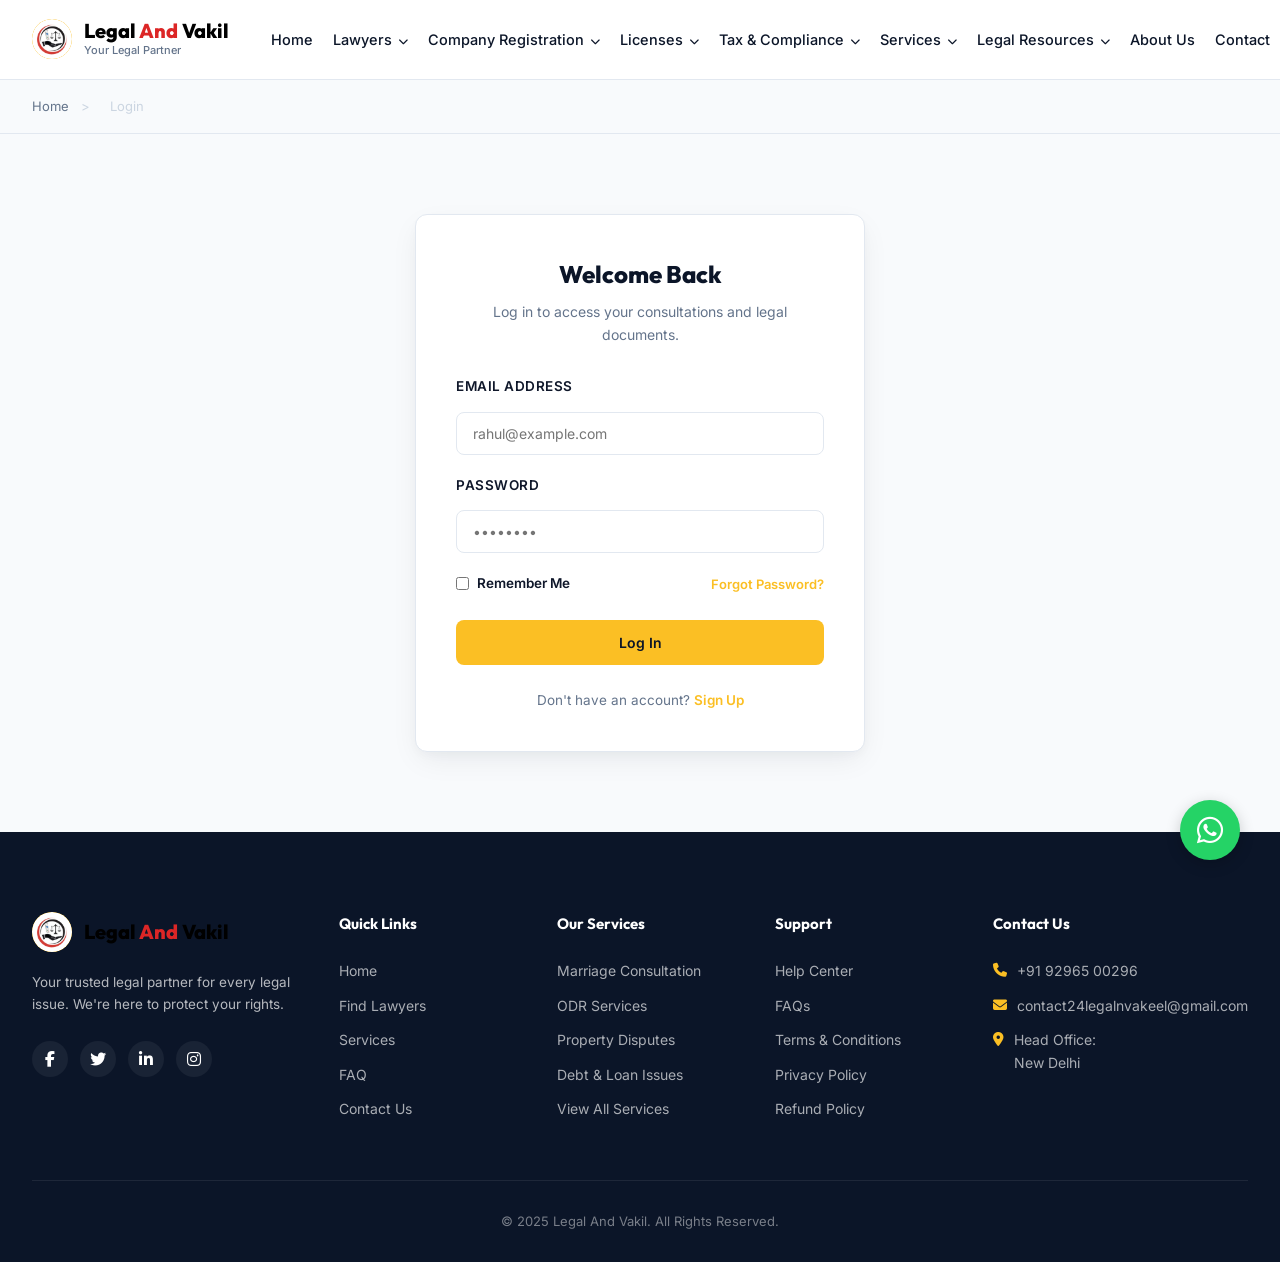
<file: login.html>
<!DOCTYPE html>
<html lang="en">

<head>
    <meta charset="UTF-8">
    <meta name="viewport" content="width=device-width, initial-scale=1.0">
    <title>Login | Legal And Vakil</title>
    <!-- Font Awesome -->
    <link rel="stylesheet" href="https://cdnjs.cloudflare.com/ajax/libs/font-awesome/6.4.0/css/all.min.css">
    <!-- Custom CSS -->
    <link rel="stylesheet" href="style.css">
    <style>
        .auth-container {
            display: flex;
            justify-content: center;
            align-items: center;
            padding: 80px 0;
            background-color: var(--bg-neutral);
        }

        .auth-card {
            background-color: var(--bg-card);
            border: 1px solid var(--border-color);
            border-radius: 12px;
            padding: 40px;
            width: 100%;
            max-width: 450px;
            box-shadow: var(--shadow-lg);
        }

        .auth-header {
            text-align: center;
            margin-bottom: 30px;
        }

        .auth-header h2 {
            font-size: 24px;
            font-weight: 800;
            color: var(--primary);
            margin-bottom: 8px;
        }

        .auth-header p {
            font-size: 14px;
            color: var(--text-muted);
        }

        .auth-form .form-group {
            margin-bottom: 20px;
            display: flex;
            flex-direction: column;
            gap: 8px;
        }

        .auth-form label {
            font-size: 13.5px;
            font-weight: 600;
            color: var(--text-main);
        }

        .auth-form input[type="email"],
        .auth-form input[type="password"] {
            width: 100%;
            padding: 12px 16px;
            border-radius: 8px;
            border: 1.5px solid var(--border-color);
            background-color: white;
            color: var(--text-main);
            font-family: inherit;
            font-size: 14px;
            transition: var(--transition);
        }

        .auth-form input[type="email"]:focus,
        .auth-form input[type="password"]:focus {
            outline: none;
            border-color: var(--secondary);
            box-shadow: 0 0 0 3px rgba(251, 191, 36, 0.15);
        }

        .auth-meta-row {
            display: flex;
            justify-content: space-between;
            align-items: center;
            font-size: 13px;
            margin-bottom: 25px;
        }

        .checkbox-container {
            display: flex;
            align-items: center;
            gap: 8px;
            cursor: pointer;
            color: var(--text-muted);
        }

        .auth-meta-row a {
            color: var(--secondary);
            font-weight: 600;
        }

        .auth-meta-row a:hover {
            text-decoration: underline;
        }

        .auth-card-footer {
            text-align: center;
            margin-top: 25px;
            font-size: 13.5px;
            color: var(--text-muted);
        }

        .auth-card-footer a {
            color: var(--secondary);
            font-weight: 600;
        }

        .auth-card-footer a:hover {
            text-decoration: underline;
        }
    </style>
</head>

<body>

    <!-- Header / Navigation -->
    <header>
        <div class="container" style="width: 100%;">
            <nav>
                <a href="index.html" class="logo-container">
                    <div class="logo-icon">
                        <img src="assets/logo.png" alt="Legal And Vakil Logo">
                    </div>
                    <div class="logo-text">
                        <span class="logo-title"><span class="logo-legal">Legal</span> <span class="logo-and">And</span> <span class="logo-vakil">Vakil</span></span>
                        <span class="logo-subtitle">Your Legal Partner</span>
                    </div>
                </a>

                <ul class="nav-links">
                    <li><a href="index.html">Home</a></li>
                    <li class="dropdown">
                        <a href="lawyers.html">Lawyers <i class="fas fa-chevron-down"
                                style="font-size: 10px; margin-left: 2px;"></i></a>
                        <ul class="dropdown-menu lawyers-dropdown">
                            <li><a href="lawyers.html?specialty=Criminal+Lawyer">Criminal Lawyer</a></li>
                            <li><a href="lawyers.html?specialty=Immigration+Lawyer">Immigration Lawyer</a></li>
                            <li><a href="lawyers.html?specialty=Family+Lawyer">Family Lawyer</a></li>
                            <li><a href="lawyers.html?specialty=Real+Estate+Lawyer">Real Estate Lawyer</a></li>
                            <li><a href="lawyers.html?specialty=Civil+Litigator">Civil Litigator</a></li>
                            <li><a href="lawyers.html?specialty=Environmental+Lawyer">Environmental Lawyer</a></li>
                            <li><a href="lawyers.html?specialty=Personal+Injury+Lawyer">Personal Injury Lawyer</a></li>
                            <li><a href="lawyers.html?specialty=Estate+Planning+Lawyer">Estate Planning Lawyer</a></li>
                            <li><a href="lawyers.html?specialty=Corporate+Lawyer">Corporate Lawyer</a></li>
                            <li><a href="lawyers.html?specialty=Bankruptcy+Lawyer">Bankruptcy Lawyer</a></li>
                            <li><a href="lawyers.html?specialty=Intellectual+Property+Lawyer">Intellectual Property
                                    Lawyer</a></li>
                            <li><a href="lawyers.html?specialty=Constitutional+Lawyer">Constitutional Lawyer</a></li>
                            <li><a href="lawyers.html?specialty=Tax+Lawyer">Tax Lawyer</a></li>
                            <li><a href="lawyers.html?specialty=Medical+Malpractice+Lawyer">Medical Malpractice
                                    Lawyer</a></li>
                            <li><a href="lawyers.html?specialty=Employment+Lawyer">Employment Lawyer</a></li>
                            <li><a href="lawyers.html?specialty=Entertainment+Lawyer">Entertainment Lawyer</a></li>
                            <li><a href="lawyers.html?specialty=Labor+Lawyer">Labor Lawyer</a></li>
                            <li><a href="lawyers.html?specialty=Insurance+Lawyer">Insurance Lawyer</a></li>
                            <li><a href="lawyers.html?specialty=Cyber+Lawyer">Cyber Lawyer</a></li>
                            <li><a href="lawyers.html?specialty=Banking+Lawyer">Banking Lawyer</a></li>
                        </ul>
                    </li>
                    <li class="dropdown mega-dropdown">
                        <a href="#">Company Registration <i class="fas fa-chevron-down"
                                style="font-size: 10px; margin-left: 2px;"></i></a>
                        <div class="dropdown-menu mega-menu">
                            <div class="mega-menu-content">
                                <!-- Column 1: Incorporation -->
                                <div class="mega-column">
                                    <h4 class="mega-title"><i class="fas fa-briefcase"></i> Incorporation</h4>
                                    <ul>
                                        <li><a href="service-details.html?service=pvt-ltd">Private Limited Company</a>
                                        </li>
                                        <li><a href="service-details.html?service=llp">LLP Registration</a></li>
                                        <li><a href="service-details.html?service=opc">One Person Company</a></li>
                                        <li><a href="service-details.html?service=public-ltd">Public Limited Company</a>
                                        </li>
                                        <li><a href="service-details.html?service=section-8">Section 8 Company</a></li>
                                        <li><a href="service-details.html?service=business">Business Registration
                                                License</a></li>
                                        <li><a href="service-details.html?service=nidhi">Nidhi Company Registration</a>
                                        </li>
                                        <li><a href="service-details.html?service=subsidiary">Indian Subsidiary
                                                Registration</a></li>
                                    </ul>
                                </div>
                                <!-- Column 2: Compliance -->
                                <div class="mega-column">
                                    <h4 class="mega-title"><i class="fas fa-briefcase"></i> Compliance</h4>
                                    <ul>
                                        <li><a href="service-details.html?service=din-kyc">Director DIN e KYC Update</a>
                                        </li>
                                        <li><a href="service-details.html?service=appointment-director">Appointment of
                                                Director</a></li>
                                        <li><a href="service-details.html?service=removal-director">Removal of
                                                Director</a></li>
                                        <li><a href="service-details.html?service=pvt-ltd-winding-up">Pvt. Ltd. Winding
                                                up</a></li>
                                        <li><a href="#">LLP Winding Up</a></li>
                                        <li><a href="service-details.html?service=increase-authorized-capital">Increase
                                                Authorized Capital</a></li>
                                        <li><a href="service-details.html?service=registered-office-change">Registered
                                                Office Change</a></li>
                                        <li><a href="service-details.html?service=change-company-name">Change Company
                                                Name</a></li>
                                        <li><a href="service-details.html?service=moa-amendment-pvt">MOA Amendment of
                                                Pvt. Ltd.</a></li>
                                        <li><a href="service-details.html?service=moa-amendment-public">MOA Amendment of
                                                Public Limited</a></li>
                                        <li><a href="service-details.html?service=moa-amendment-sec8">MOA Amendment of
                                                Section 8</a></li>
                                        <li><a href="service-details.html?service=share-transfer">Share Transfer</a>
                                        </li>
                                        <li><a href="service-details.html?service=jansamarth-registration">JanSamarth
                                                Registration</a></li>
                                        <li><a href="service-details.html?service=credit-management-analysis">Credit
                                                Management Analysis</a></li>
                                    </ul>
                                </div>
                                <!-- Column 3: Conversions & Winding Up -->
                                <div class="mega-column no-header">
                                    <ul>
                                        <li><a href="service-details.html?service=opc-to-pvt-ltd">OPC to PVT.
                                                Conversion</a></li>
                                        <li><a href="service-details.html?service=pvt-to-public-ltd">PVT. to Public Ltd
                                                Conversion</a></li>
                                        <li><a href="service-details.html?service=llp-to-pvt-ltd">LLP to PVT
                                                Conversion</a></li>
                                        <li><a href="service-details.html?service=sec-8-winding-up">Sec-8 Winding Up</a>
                                        </li>
                                        <li><a href="service-details.html?service=nidhi-winding-up">Nidhi Winding Up</a>
                                        </li>
                                        <li><a href="service-details.html?service=subsidiary-winding-up">Indian
                                                Subsidiary Windup</a></li>
                                    </ul>
                                </div>
                            </div>
                        </div>
                    </li>
                    <li class="dropdown">
                        <a href="#">Licenses <i class="fas fa-chevron-down"
                                style="font-size: 10px; margin-left: 2px;"></i></a>
                        <ul class="dropdown-menu licenses-dropdown">
                            <li><a href="service-details.html?service=fssai-registration">FSSAI Registration</a></li>
                            <li><a href="service-details.html?service=fssai-food-labeling">FSSAI Food Labeling
                                    Compliance</a></li>
                            <li><a href="service-details.html?service=fssai-renewal">FSSAI Renewal</a></li>
                            <li><a href="service-details.html?service=fssai-annual-return">FSSAI Annual Return
                                    Filing</a></li>
                            <li><a href="service-details.html?service=fssai-modification">FSSAI Modification</a></li>
                            <li><a href="service-details.html?service=bis-certificate">BIS Certificate</a></li>
                            <li><a href="service-details.html?service=import-export-code">Import Export Code</a></li>
                            <li><a href="service-details.html?service=import-export-modification">Import Export Code
                                    Modification</a></li>
                        </ul>
                    </li>
                    <li class="dropdown mega-dropdown">
                        <a href="#">Tax & Compliance <i class="fas fa-chevron-down"
                                style="font-size: 10px; margin-left: 2px;"></i></a>
                        <div class="dropdown-menu mega-menu">
                            <div class="mega-menu-content">
                                <!-- Column 1: GST -->
                                <div class="mega-column">
                                    <h4 class="mega-title"><i class="fas fa-chart-pie"></i> GST</h4>
                                    <ul>
                                        <li><a href="service-details.html?service=gst-registration">GST Registration</a>
                                        </li>
                                        <li><a href="service-details.html?service=gst-return-filing">GST Return
                                                Filing</a></li>
                                        <li><a href="service-details.html?service=gst-nil-return-filing">GST Nil Return
                                                Filing</a></li>
                                        <li><a href="service-details.html?service=gst-modification">GST Modification</a>
                                        </li>
                                        <li><a href="service-details.html?service=gstr-9-annual-filing">GSTR-9 Annual
                                                Filing</a></li>
                                        <li><a href="service-details.html?service=gst-lut-filing">GST LUT Filing</a>
                                        </li>
                                        <li><a href="service-details.html?service=gst-eway-bill">GST E-Way Bill</a></li>
                                    </ul>
                                </div>
                                <!-- Column 2: Annual Compliances & Others -->
                                <div class="mega-column">
                                    <h4 class="mega-title"><i class="fas fa-chart-pie"></i> Annual Compliances & Others
                                    </h4>
                                    <ul>
                                        <li><a href="service-details.html?service=online-annual-compliance-filing">Annual
                                                Compliance & Filing</a></li>
                                        <li><a href="service-details.html?service=annual-compliance-bookkeeping">Annual
                                                Compliance & Bookkeeping</a></li>
                                        <li><a href="service-details.html?service=online-tax-planning-consultancy">Tax
                                                Planning & Consultancy</a></li>
                                        <li><a href="service-details.html?service=tax-compliance-guide">Tax &
                                                Compliance</a></li>
                                        <li><a href="service-details.html?service=online-bookkeeping-service">Online
                                                Bookkeeping</a></li>
                                        <li><a
                                                href="service-details.html?service=section-8-company-compliance-filing">12A-80G-CSR</a>
                                        </li>
                                        <li><a href="service-details.html?service=project-report-preparation">Project
                                                Report</a></li>
                                        <li><a href="service-details.html?service=online-filing-dpt-3">DPT-3 Filing</a>
                                        </li>
                                        <li><a href="service-details.html?service=ngo-darpan-registration">NGO DARPAN
                                                Registration</a></li>
                                    </ul>
                                </div>
                                <!-- Column 3: Payroll Compliance -->
                                <div class="mega-column">
                                    <h4 class="mega-title"><i class="fas fa-chart-pie"></i> Payroll Compliance</h4>
                                    <ul>
                                        <li><a href="service-details.html?service=pf-esic-registration">PF-ESIC
                                                Registration</a></li>
                                        <li><a href="service-details.html?service=esic-return-filing">PF-ESIC Return
                                                Filing</a></li>
                                        <li><a href="service-details.html?service=esic-registration">ESIC
                                                Registration</a></li>
                                    </ul>
                                </div>
                            </div>
                        </div>
                    </li>
                    <li class="dropdown">
                        <a href="services.html">Services <i class="fas fa-chevron-down"
                                style="font-size: 10px; margin-left: 2px;"></i></a>
                        <ul class="dropdown-menu">
                            <li><a href="service-details.html?service=marriage">Marriage Consultation</a></li>
                            <li><a href="service-details.html?service=odr">ODR Services</a></li>
                            <li><a href="service-details.html?service=property">Property Disputes</a></li>
                            <li><a href="service-details.html?service=business">Corporate & Setup</a></li>
                            <li class="divider" style="border-top: 1px solid rgba(0,0,0,0.08); margin: 4px 0;"></li>
                            <li class="dropdown-header"
                                style="padding: 4px 16px; font-size: 11px; font-weight: bold; text-transform: uppercase; color: var(--text-muted);">
                                Company Setup</li>
                            <li><a href="service-details.html?service=pvt-ltd">Private Limited Company</a></li>
                            <li><a href="service-details.html?service=llp">LLP Registration</a></li>
                            <li><a href="service-details.html?service=opc">One Person Company</a></li>
                            <li><a href="service-details.html?service=section-8">Section 8 Company</a></li>
                            <li><a href="service-details.html?service=public-ltd">Public Limited Company</a></li>
                            <li><a href="service-details.html?service=nidhi">Nidhi Company</a></li>
                            <li><a href="service-details.html?service=subsidiary">Indian Subsidiary</a></li>
                        </ul>
                    </li>
                    <li class="dropdown">
                        <a href="#">Legal Resources <i class="fas fa-chevron-down"
                                style="font-size: 10px; margin-left: 2px;"></i></a>
                        <ul class="dropdown-menu">
                            <li><a href="faq.html">FAQ</a></li>
                        </ul>
                    </li>
                    <li><a href="about.html">About Us</a></li>
                    <li><a href="contact.html">Contact</a></li>
                    <li class="mobile-action-item"><a href="search.html"><i class="fas fa-magnifying-glass"
                                style="margin-right: 6px;"></i> Search</a></li>
                    <li class="mobile-action-item"><a href="login.html"><i class="fas fa-sign-in-alt"
                                style="margin-right: 6px;"></i> Login</a></li>
                    <li class="mobile-action-item"><a href="signup.html"><i class="fas fa-user-plus"
                                style="margin-right: 6px;"></i> Sign Up</a></li>
                </ul>

                <div class="nav-actions">
                    <a href="search.html" style="color: inherit; text-decoration: none;" aria-label="Search"><i
                            class="fas fa-magnifying-glass search-icon-btn"></i></a>
                    <a href="login.html" class="btn btn-outline"
                        style="padding: 8px 18px; border-radius: 6px;">Login</a>
                    <a href="signup.html" class="btn btn-primary" style="padding: 8px 18px; border-radius: 6px;">Sign
                        Up</a>
                    <div class="mobile-menu" id="mobile-menu"
                        style="display: none; cursor: pointer; font-size: 20px; padding: 8px; margin-left: 8px;"><i
                            class="fas fa-bars"></i></div>
                </div>
            </nav>
        </div>
    </header>

    <!-- Breadcrumbs -->
    <div class="breadcrumbs-bar">
        <div class="container">
            <a href="index.html">Home</a>
            <span>&gt;</span>
            <span class="active">Login</span>
        </div>
    </div>

    <!-- Login Container -->
    <section class="auth-container">
        <div class="auth-card reveal-onload">
            <div class="auth-header">
                <h2>Welcome Back</h2>
                <p>Log in to access your consultations and legal documents.</p>
            </div>

            <form class="auth-form" id="loginForm">
                <div class="form-group">
                    <label for="login-email">Email Address</label>
                    <input type="email" id="login-email" placeholder="rahul@example.com" required>
                </div>
                <div class="form-group">
                    <label for="login-password">Password</label>
                    <input type="password" id="login-password" placeholder="••••••••" required>
                </div>

                <div class="auth-meta-row">
                    <label class="checkbox-container">
                        <input type="checkbox" id="remember-me">
                        <span>Remember Me</span>
                    </label>
                    <a href="#">Forgot Password?</a>
                </div>

                <button type="submit" class="btn btn-primary"
                    style="width: 100%; padding: 14px; border-radius: 8px;">Log In</button>
            </form>

            <div class="auth-card-footer">
                Don't have an account? <a href="signup.html">Sign Up</a>
            </div>
        </div>
    </section>

    <!-- Footer -->
    <footer>
        <div class="container">
            <div class="footer-grid">
                <!-- Col 1 -->
                <div class="footer-col" style="grid-column: span 1.5;">
                    <a href="index.html" class="logo-container" style="margin-bottom: 20px; display: inline-flex;">
                        <div class="logo-icon">
                            <img src="assets/logo.png" alt="Legal And Vakil Logo">
                        </div>
                        <div class="logo-text">
                            <span class="logo-title"><span class="logo-legal">Legal</span> <span class="logo-and">And</span> <span class="logo-vakil">Vakil</span></span>
                        </div>
                    </a>
                    <p style="font-size: 13.5px; margin-bottom: 25px;">Your trusted legal partner for every legal issue.
                        We're here to protect your rights.</p>
                    <div class="social-links">
                        <a href="#"><i class="fab fa-facebook-f"></i></a>
                        <a href="#"><i class="fab fa-twitter"></i></a>
                        <a href="#"><i class="fab fa-linkedin-in"></i></a>
                        <a href="#"><i class="fab fa-instagram"></i></a>
                    </div>
                </div>

                <!-- Col 2 -->
                <div class="footer-col">
                    <h4>Quick Links</h4>
                    <ul>
                        <li><a href="index.html">Home</a></li>
                        <li><a href="lawyers.html">Find Lawyers</a></li>
                        <li><a href="services.html">Services</a></li>
                        <li><a href="faq.html">FAQ</a></li>
                        <li><a href="contact.html">Contact Us</a></li>
                    </ul>
                </div>

                <!-- Col 3 -->
                <div class="footer-col">
                    <h4>Our Services</h4>
                    <ul>
                        <li><a href="service-details.html?service=marriage">Marriage Consultation</a></li>
                        <li><a href="service-details.html?service=odr">ODR Services</a></li>
                        <li><a href="service-details.html?service=property">Property Disputes</a></li>
                        <li><a href="service-details.html?service=debt">Debt & Loan Issues</a></li>
                        <li><a href="services.html">View All Services</a></li>
                    </ul>
                </div>

                <!-- Col 4 -->
                <div class="footer-col">
                    <h4>Support</h4>
                    <ul>
                        <li><a href="contact.html">Help Center</a></li>
                        <li><a href="faq.html">FAQs</a></li>
                        <li><a href="terms.html">Terms & Conditions</a></li>
                        <li><a href="privacy.html">Privacy Policy</a></li>
                        <li><a href="refund.html">Refund Policy</a></li>
                    </ul>
                </div>

                <!-- Col 5 -->
                <div class="footer-col">
                    <h4>Contact Us</h4>
                    <ul class="contact-info-list">
                        <li><i class="fas fa-phone"></i> <span>+91 92965 00296</span></li>
                        <li><i class="fas fa-envelope"></i> <span>contact24legalnvakeel@gmail.com</span></li>
                        <li><i class="fas fa-location-dot"></i> <span>Head Office:<br>New Delhi</span></li>
                    </ul>
                </div>
            </div>

            <div class="footer-bottom">
                &copy; 2025 Legal And Vakil. All Rights Reserved.
            </div>
        </div>
    </footer>

    <!-- Form redirection script -->
    <script>
        document.getElementById('loginForm').addEventListener('submit', (e) => {
            e.preventDefault();
            const submitBtn = e.target.querySelector('button[type="submit"]');
            submitBtn.textContent = 'Logging in...';
            submitBtn.disabled = true;

            // Mock login data storing
            localStorage.setItem('userLoggedIn', 'true');
            localStorage.setItem('userName', 'Rahul Sharma');
            localStorage.setItem('userEmail', document.getElementById('login-email').value || 'rahul@example.com');

            setTimeout(() => {
                window.location.href = 'index.html';
            }, 800);
        });
    </script>

    <!-- Floating WhatsApp Button -->
    <a href="https://wa.me/919296500296?text=Hello%20Legal%20%26%20Vakil,%20I%20have%20a%20legal%20query."
        class="whatsapp-float" target="_blank" aria-label="Chat on WhatsApp">
        <i class="fab fa-whatsapp"></i>
    </a>

    <script src="script.js"></script>
</body>

</html>
</file>
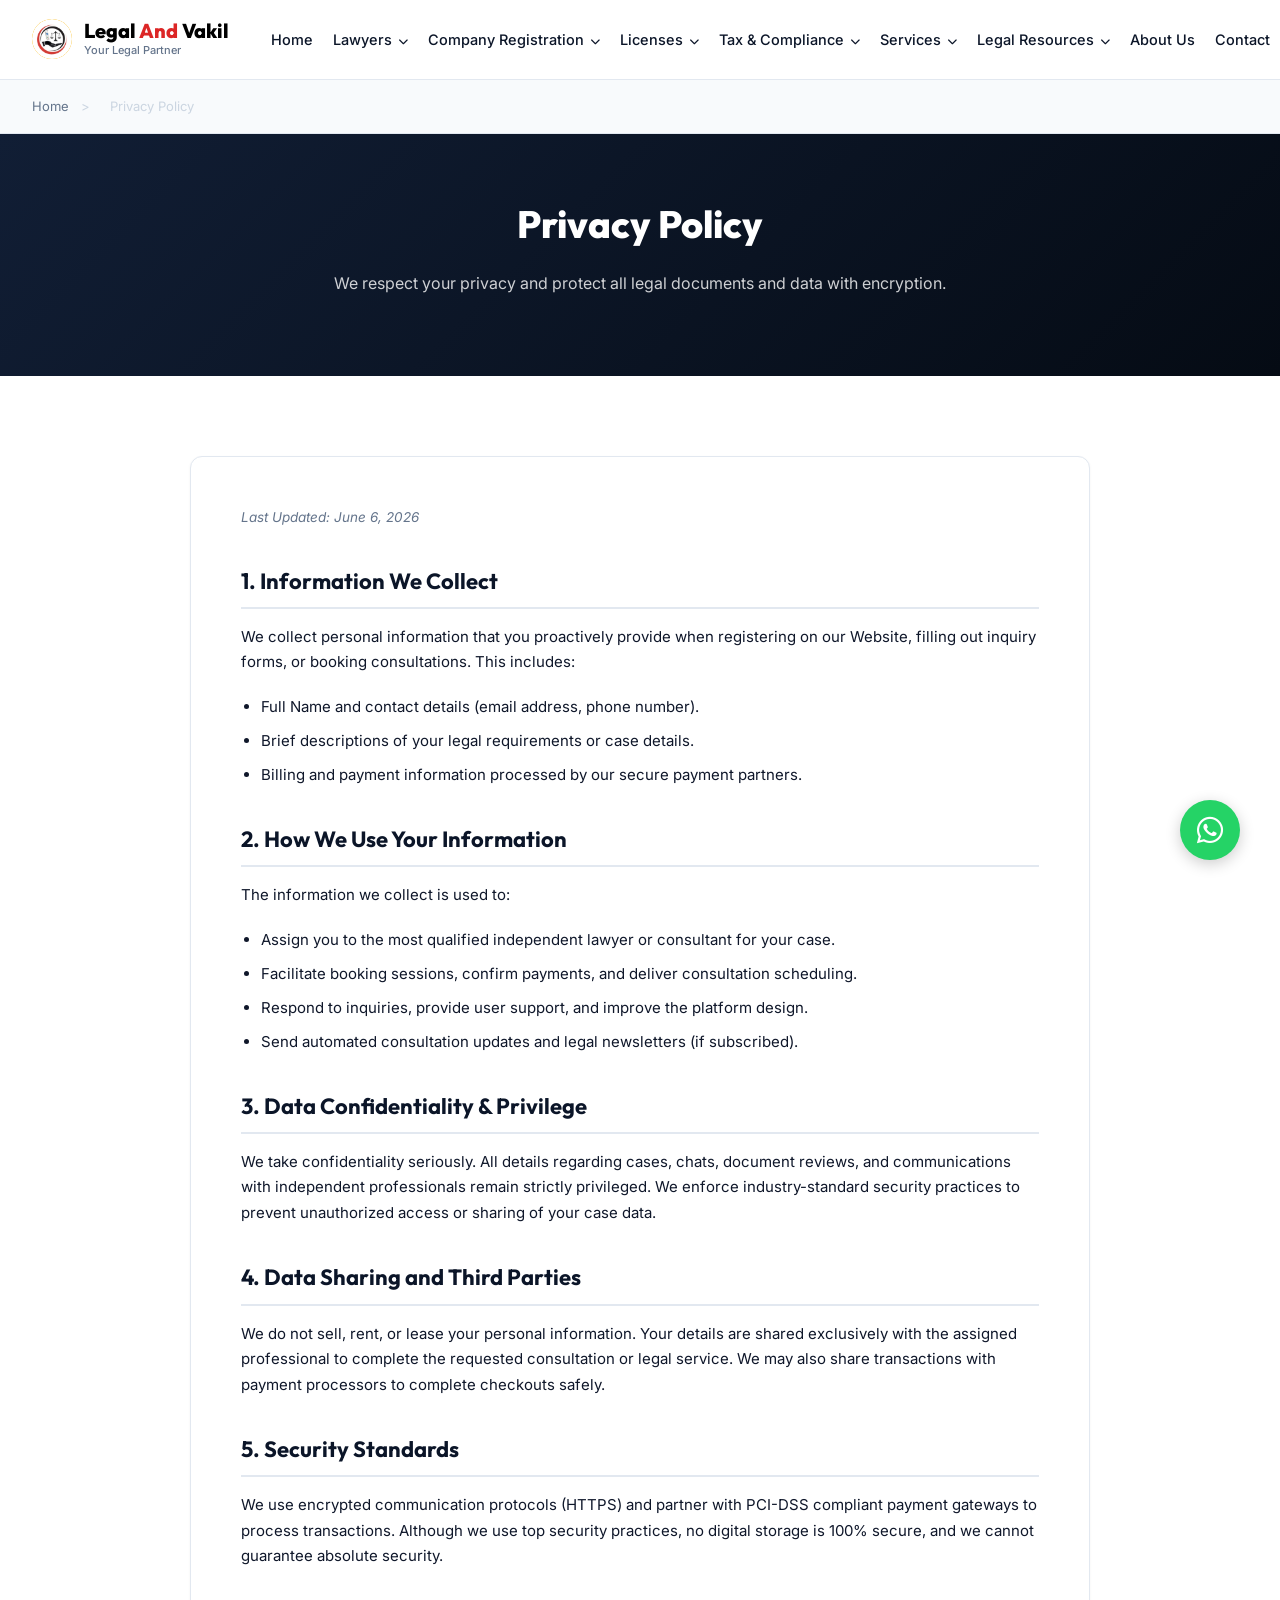
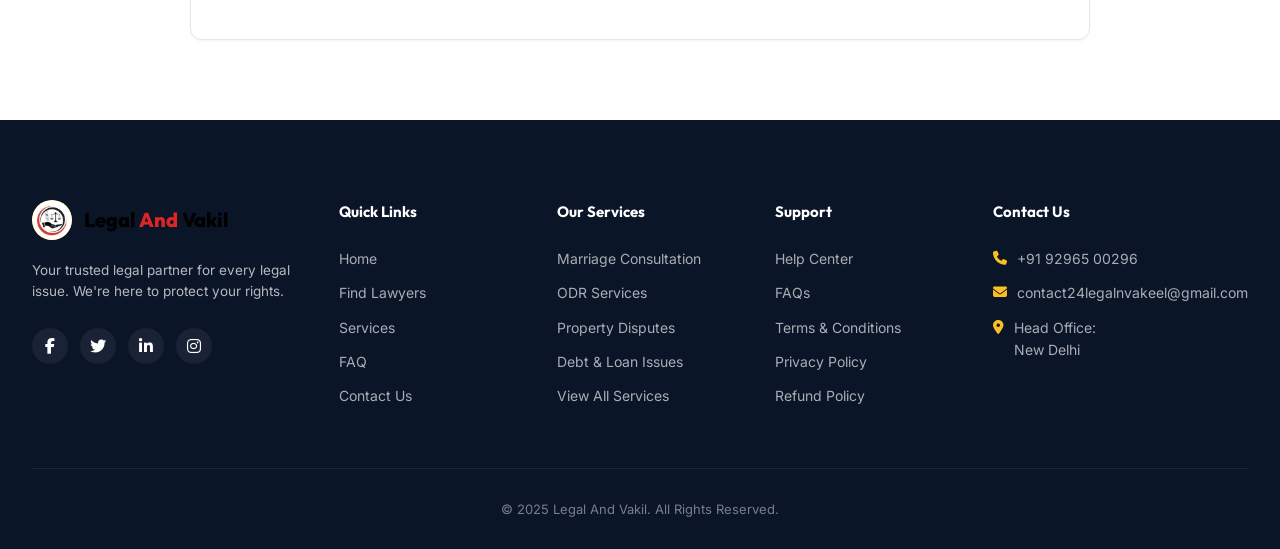
<file: privacy.html>
<!DOCTYPE html>
<html lang="en">

<head>
    <meta charset="UTF-8">
    <meta name="viewport" content="width=device-width, initial-scale=1.0">
    <title>Privacy Policy | Legal And Vakil</title>
    <!-- Font Awesome -->
    <link rel="stylesheet" href="https://cdnjs.cloudflare.com/ajax/libs/font-awesome/6.4.0/css/all.min.css">
    <!-- Custom CSS -->
    <link rel="stylesheet" href="style.css">
    <style>
        .policy-container {
            max-width: 900px;
            margin: 0 auto;
            background: #ffffff;
            padding: 50px;
            border-radius: 12px;
            border: 1px solid var(--border-color);
            box-shadow: var(--shadow-sm);
        }

        .policy-content h2 {
            font-size: 22px;
            color: var(--primary);
            margin-top: 35px;
            margin-bottom: 15px;
            border-bottom: 2px solid #e2e8f0;
            padding-bottom: 8px;
        }

        .policy-content p {
            font-size: 15px;
            line-height: 1.7;
            color: var(--text-main);
            margin-bottom: 20px;
        }

        .policy-content ul {
            margin-left: 20px;
            margin-bottom: 20px;
            list-style-type: disc;
        }

        .policy-content li {
            font-size: 15px;
            line-height: 1.6;
            color: var(--text-main);
            margin-bottom: 10px;
        }

        .policy-date {
            font-size: 13.5px;
            color: var(--text-muted);
            margin-bottom: 30px;
            font-style: italic;
        }
    </style>
</head>

<body>

    <!-- Header / Navigation -->
    <header>
        <div class="container" style="width: 100%;">
            <nav>
                <a href="index.html" class="logo-container">
                    <div class="logo-icon">
                        <img src="assets/logo.png" alt="Legal And Vakil Logo">
                    </div>
                    <div class="logo-text">
                        <span class="logo-title"><span class="logo-legal">Legal</span> <span class="logo-and">And</span> <span class="logo-vakil">Vakil</span></span>
                        <span class="logo-subtitle">Your Legal Partner</span>
                    </div>
                </a>

                <ul class="nav-links">
                    <li><a href="index.html">Home</a></li>
                    <li class="dropdown">
                        <a href="lawyers.html">Lawyers <i class="fas fa-chevron-down"
                                style="font-size: 10px; margin-left: 2px;"></i></a>
                        <ul class="dropdown-menu lawyers-dropdown">
                            <li><a href="lawyers.html?specialty=Criminal+Lawyer">Criminal Lawyer</a></li>
                            <li><a href="lawyers.html?specialty=Immigration+Lawyer">Immigration Lawyer</a></li>
                            <li><a href="lawyers.html?specialty=Family+Lawyer">Family Lawyer</a></li>
                            <li><a href="lawyers.html?specialty=Real+Estate+Lawyer">Real Estate Lawyer</a></li>
                            <li><a href="lawyers.html?specialty=Civil+Litigator">Civil Litigator</a></li>
                            <li><a href="lawyers.html?specialty=Environmental+Lawyer">Environmental Lawyer</a></li>
                            <li><a href="lawyers.html?specialty=Personal+Injury+Lawyer">Personal Injury Lawyer</a></li>
                            <li><a href="lawyers.html?specialty=Estate+Planning+Lawyer">Estate Planning Lawyer</a></li>
                            <li><a href="lawyers.html?specialty=Corporate+Lawyer">Corporate Lawyer</a></li>
                            <li><a href="lawyers.html?specialty=Bankruptcy+Lawyer">Bankruptcy Lawyer</a></li>
                            <li><a href="lawyers.html?specialty=Intellectual+Property+Lawyer">Intellectual Property
                                    Lawyer</a></li>
                            <li><a href="lawyers.html?specialty=Constitutional+Lawyer">Constitutional Lawyer</a></li>
                            <li><a href="lawyers.html?specialty=Tax+Lawyer">Tax Lawyer</a></li>
                            <li><a href="lawyers.html?specialty=Medical+Malpractice+Lawyer">Medical Malpractice
                                    Lawyer</a></li>
                            <li><a href="lawyers.html?specialty=Employment+Lawyer">Employment Lawyer</a></li>
                            <li><a href="lawyers.html?specialty=Entertainment+Lawyer">Entertainment Lawyer</a></li>
                            <li><a href="lawyers.html?specialty=Labor+Lawyer">Labor Lawyer</a></li>
                            <li><a href="lawyers.html?specialty=Insurance+Lawyer">Insurance Lawyer</a></li>
                            <li><a href="lawyers.html?specialty=Cyber+Lawyer">Cyber Lawyer</a></li>
                            <li><a href="lawyers.html?specialty=Banking+Lawyer">Banking Lawyer</a></li>
                        </ul>
                    </li>
                    <li class="dropdown mega-dropdown">
                        <a href="#">Company Registration <i class="fas fa-chevron-down"
                                style="font-size: 10px; margin-left: 2px;"></i></a>
                        <div class="dropdown-menu mega-menu">
                            <div class="mega-menu-content">
                                <!-- Column 1: Incorporation -->
                                <div class="mega-column">
                                    <h4 class="mega-title"><i class="fas fa-briefcase"></i> Incorporation</h4>
                                    <ul>
                                        <li><a href="service-details.html?service=pvt-ltd">Private Limited Company</a>
                                        </li>
                                        <li><a href="service-details.html?service=llp">LLP Registration</a></li>
                                        <li><a href="service-details.html?service=opc">One Person Company</a></li>
                                        <li><a href="service-details.html?service=public-ltd">Public Limited Company</a>
                                        </li>
                                        <li><a href="service-details.html?service=section-8">Section 8 Company</a></li>
                                        <li><a href="service-details.html?service=business">Business Registration
                                                License</a></li>
                                        <li><a href="service-details.html?service=nidhi">Nidhi Company Registration</a>
                                        </li>
                                        <li><a href="service-details.html?service=subsidiary">Indian Subsidiary
                                                Registration</a></li>
                                    </ul>
                                </div>
                                <!-- Column 2: Compliance -->
                                <div class="mega-column">
                                    <h4 class="mega-title"><i class="fas fa-briefcase"></i> Compliance</h4>
                                    <ul>
                                        <li><a href="service-details.html?service=din-kyc">Director DIN e KYC Update</a>
                                        </li>
                                        <li><a href="service-details.html?service=appointment-director">Appointment of
                                                Director</a></li>
                                        <li><a href="service-details.html?service=removal-director">Removal of
                                                Director</a></li>
                                        <li><a href="service-details.html?service=pvt-ltd-winding-up">Pvt. Ltd. Winding
                                                up</a></li>
                                        <li><a href="#">LLP Winding Up</a></li>
                                        <li><a href="service-details.html?service=increase-authorized-capital">Increase
                                                Authorized Capital</a></li>
                                        <li><a href="service-details.html?service=registered-office-change">Registered
                                                Office Change</a></li>
                                        <li><a href="service-details.html?service=change-company-name">Change Company
                                                Name</a></li>
                                        <li><a href="service-details.html?service=moa-amendment-pvt">MOA Amendment of
                                                Pvt. Ltd.</a></li>
                                        <li><a href="service-details.html?service=moa-amendment-public">MOA Amendment of
                                                Public Limited</a></li>
                                        <li><a href="service-details.html?service=moa-amendment-sec8">MOA Amendment of
                                                Section 8</a></li>
                                        <li><a href="service-details.html?service=share-transfer">Share Transfer</a>
                                        </li>
                                        <li><a href="service-details.html?service=jansamarth-registration">JanSamarth
                                                Registration</a></li>
                                        <li><a href="service-details.html?service=credit-management-analysis">Credit
                                                Management Analysis</a></li>
                                    </ul>
                                </div>
                                <!-- Column 3: Conversions & Winding Up -->
                                <div class="mega-column no-header">
                                    <ul>
                                        <li><a href="service-details.html?service=opc-to-pvt-ltd">OPC to PVT.
                                                Conversion</a></li>
                                        <li><a href="service-details.html?service=pvt-to-public-ltd">PVT. to Public Ltd
                                                Conversion</a></li>
                                        <li><a href="service-details.html?service=llp-to-pvt-ltd">LLP to PVT
                                                Conversion</a></li>
                                        <li><a href="service-details.html?service=sec-8-winding-up">Sec-8 Winding Up</a>
                                        </li>
                                        <li><a href="service-details.html?service=nidhi-winding-up">Nidhi Winding Up</a>
                                        </li>
                                        <li><a href="service-details.html?service=subsidiary-winding-up">Indian
                                                Subsidiary Windup</a></li>
                                    </ul>
                                </div>
                            </div>
                        </div>
                    </li>
                    <li class="dropdown">
                        <a href="#">Licenses <i class="fas fa-chevron-down"
                                style="font-size: 10px; margin-left: 2px;"></i></a>
                        <ul class="dropdown-menu licenses-dropdown">
                            <li><a href="service-details.html?service=fssai-registration">FSSAI Registration</a></li>
                            <li><a href="service-details.html?service=fssai-food-labeling">FSSAI Food Labeling
                                    Compliance</a></li>
                            <li><a href="service-details.html?service=fssai-renewal">FSSAI Renewal</a></li>
                            <li><a href="service-details.html?service=fssai-annual-return">FSSAI Annual Return
                                    Filing</a></li>
                            <li><a href="service-details.html?service=fssai-modification">FSSAI Modification</a></li>
                            <li><a href="service-details.html?service=bis-certificate">BIS Certificate</a></li>
                            <li><a href="service-details.html?service=import-export-code">Import Export Code</a></li>
                            <li><a href="service-details.html?service=import-export-modification">Import Export Code
                                    Modification</a></li>
                        </ul>
                    </li>
                    <li class="dropdown mega-dropdown">
                        <a href="#">Tax & Compliance <i class="fas fa-chevron-down"
                                style="font-size: 10px; margin-left: 2px;"></i></a>
                        <div class="dropdown-menu mega-menu">
                            <div class="mega-menu-content">
                                <!-- Column 1: GST -->
                                <div class="mega-column">
                                    <h4 class="mega-title"><i class="fas fa-chart-pie"></i> GST</h4>
                                    <ul>
                                        <li><a href="service-details.html?service=gst-registration">GST Registration</a>
                                        </li>
                                        <li><a href="service-details.html?service=gst-return-filing">GST Return
                                                Filing</a></li>
                                        <li><a href="service-details.html?service=gst-nil-return-filing">GST Nil Return
                                                Filing</a></li>
                                        <li><a href="service-details.html?service=gst-modification">GST Modification</a>
                                        </li>
                                        <li><a href="service-details.html?service=gstr-9-annual-filing">GSTR-9 Annual
                                                Filing</a></li>
                                        <li><a href="service-details.html?service=gst-lut-filing">GST LUT Filing</a>
                                        </li>
                                        <li><a href="service-details.html?service=gst-eway-bill">GST E-Way Bill</a></li>
                                    </ul>
                                </div>
                                <!-- Column 2: Annual Compliances & Others -->
                                <div class="mega-column">
                                    <h4 class="mega-title"><i class="fas fa-chart-pie"></i> Annual Compliances & Others
                                    </h4>
                                    <ul>
                                        <li><a href="service-details.html?service=online-annual-compliance-filing">Annual
                                                Compliance & Filing</a></li>
                                        <li><a href="service-details.html?service=annual-compliance-bookkeeping">Annual
                                                Compliance & Bookkeeping</a></li>
                                        <li><a href="service-details.html?service=online-tax-planning-consultancy">Tax
                                                Planning & Consultancy</a></li>
                                        <li><a href="service-details.html?service=tax-compliance-guide">Tax &
                                                Compliance</a></li>
                                        <li><a href="service-details.html?service=online-bookkeeping-service">Online
                                                Bookkeeping</a></li>
                                        <li><a
                                                href="service-details.html?service=section-8-company-compliance-filing">12A-80G-CSR</a>
                                        </li>
                                        <li><a href="service-details.html?service=project-report-preparation">Project
                                                Report</a></li>
                                        <li><a href="service-details.html?service=online-filing-dpt-3">DPT-3 Filing</a>
                                        </li>
                                        <li><a href="service-details.html?service=ngo-darpan-registration">NGO DARPAN
                                                Registration</a></li>
                                    </ul>
                                </div>
                                <!-- Column 3: Payroll Compliance -->
                                <div class="mega-column">
                                    <h4 class="mega-title"><i class="fas fa-chart-pie"></i> Payroll Compliance</h4>
                                    <ul>
                                        <li><a href="service-details.html?service=pf-esic-registration">PF-ESIC
                                                Registration</a></li>
                                        <li><a href="service-details.html?service=esic-return-filing">PF-ESIC Return
                                                Filing</a></li>
                                        <li><a href="service-details.html?service=esic-registration">ESIC
                                                Registration</a></li>
                                    </ul>
                                </div>
                            </div>
                        </div>
                    </li>
                    <li class="dropdown">
                        <a href="services.html">Services <i class="fas fa-chevron-down"
                                style="font-size: 10px; margin-left: 2px;"></i></a>
                        <ul class="dropdown-menu">
                            <li><a href="service-details.html?service=marriage">Marriage Consultation</a></li>
                            <li><a href="service-details.html?service=odr">ODR Services</a></li>
                            <li><a href="service-details.html?service=property">Property Disputes</a></li>
                            <li><a href="service-details.html?service=business">Corporate & Setup</a></li>
                            <li class="divider" style="border-top: 1px solid rgba(0,0,0,0.08); margin: 4px 0;"></li>
                            <li class="dropdown-header"
                                style="padding: 4px 16px; font-size: 11px; font-weight: bold; text-transform: uppercase; color: var(--text-muted);">
                                Company Setup</li>
                            <li><a href="service-details.html?service=pvt-ltd">Private Limited Company</a></li>
                            <li><a href="service-details.html?service=llp">LLP Registration</a></li>
                            <li><a href="service-details.html?service=opc">One Person Company</a></li>
                            <li><a href="service-details.html?service=section-8">Section 8 Company</a></li>
                            <li><a href="service-details.html?service=public-ltd">Public Limited Company</a></li>
                            <li><a href="service-details.html?service=nidhi">Nidhi Company</a></li>
                            <li><a href="service-details.html?service=subsidiary">Indian Subsidiary</a></li>
                        </ul>
                    </li>
                    <li class="dropdown">
                        <a href="#">Legal Resources <i class="fas fa-chevron-down"
                                style="font-size: 10px; margin-left: 2px;"></i></a>
                        <ul class="dropdown-menu">
                            <li><a href="faq.html">FAQ</a></li>
                        </ul>
                    </li>
                    <li><a href="about.html">About Us</a></li>
                    <li><a href="contact.html">Contact</a></li>
                    <li class="mobile-action-item"><a href="search.html"><i class="fas fa-magnifying-glass"
                                style="margin-right: 6px;"></i> Search</a></li>
                    <li class="mobile-action-item"><a href="login.html"><i class="fas fa-sign-in-alt"
                                style="margin-right: 6px;"></i> Login</a></li>
                    <li class="mobile-action-item"><a href="signup.html"><i class="fas fa-user-plus"
                                style="margin-right: 6px;"></i> Sign Up</a></li>
                </ul>

                <div class="nav-actions">
                    <a href="search.html" style="color: inherit; text-decoration: none;" aria-label="Search"><i
                            class="fas fa-magnifying-glass search-icon-btn"></i></a>
                    <a href="login.html" class="btn btn-outline"
                        style="padding: 8px 18px; border-radius: 6px;">Login</a>
                    <a href="signup.html" class="btn btn-primary" style="padding: 8px 18px; border-radius: 6px;">Sign
                        Up</a>
                    <div class="mobile-menu" id="mobile-menu"
                        style="display: none; cursor: pointer; font-size: 20px; padding: 8px; margin-left: 8px;"><i
                            class="fas fa-bars"></i></div>
                </div>
            </nav>
        </div>
    </header>

    <!-- Breadcrumbs -->
    <div class="breadcrumbs-bar">
        <div class="container">
            <a href="index.html">Home</a>
            <span>&gt;</span>
            <span class="active">Privacy Policy</span>
        </div>
    </div>

    <!-- Hero Section -->
    <section class="directory-hero">
        <div class="container">
            <div class="directory-hero-content reveal-onload"
                style="max-width: 100%; text-align: center; margin: 0 auto;">
                <h1>Privacy Policy</h1>
                <p>We respect your privacy and protect all legal documents and data with encryption.</p>
            </div>
        </div>
    </section>

    <!-- Content Section -->
    <section style="padding: 80px 0; background-color: var(--bg-light);">
        <div class="container">
            <div class="policy-container reveal-onload">
                <div class="policy-date">Last Updated: June 6, 2026</div>
                <div class="policy-content">
                    <h2>1. Information We Collect</h2>
                    <p>We collect personal information that you proactively provide when registering on our Website,
                        filling out inquiry forms, or booking consultations. This includes:</p>
                    <ul>
                        <li>Full Name and contact details (email address, phone number).</li>
                        <li>Brief descriptions of your legal requirements or case details.</li>
                        <li>Billing and payment information processed by our secure payment partners.</li>
                    </ul>

                    <h2>2. How We Use Your Information</h2>
                    <p>The information we collect is used to:</p>
                    <ul>
                        <li>Assign you to the most qualified independent lawyer or consultant for your case.</li>
                        <li>Facilitate booking sessions, confirm payments, and deliver consultation scheduling.</li>
                        <li>Respond to inquiries, provide user support, and improve the platform design.</li>
                        <li>Send automated consultation updates and legal newsletters (if subscribed).</li>
                    </ul>

                    <h2>3. Data Confidentiality & Privilege</h2>
                    <p>We take confidentiality seriously. All details regarding cases, chats, document reviews, and
                        communications with independent professionals remain strictly privileged. We enforce
                        industry-standard security practices to prevent unauthorized access or sharing of your case
                        data.</p>

                    <h2>4. Data Sharing and Third Parties</h2>
                    <p>We do not sell, rent, or lease your personal information. Your details are shared exclusively
                        with the assigned professional to complete the requested consultation or legal service. We may
                        also share transactions with payment processors to complete checkouts safely.</p>

                    <h2>5. Security Standards</h2>
                    <p>We use encrypted communication protocols (HTTPS) and partner with PCI-DSS compliant payment
                        gateways to process transactions. Although we use top security practices, no digital storage is
                        100% secure, and we cannot guarantee absolute security.</p>
                </div>
            </div>
        </div>
    </section>

    <!-- Footer -->
    <footer>
        <div class="container">
            <div class="footer-grid">
                <!-- Col 1 -->
                <div class="footer-col" style="grid-column: span 1.5;">
                    <a href="index.html" class="logo-container" style="margin-bottom: 20px; display: inline-flex;">
                        <div class="logo-icon">
                            <img src="assets/logo.png" alt="Legal And Vakil Logo">
                        </div>
                        <div class="logo-text">
                            <span class="logo-title"><span class="logo-legal">Legal</span> <span class="logo-and">And</span> <span class="logo-vakil">Vakil</span></span>
                        </div>
                    </a>
                    <p style="font-size: 13.5px; margin-bottom: 25px;">Your trusted legal partner for every legal issue.
                        We're here to protect your rights.</p>
                    <div class="social-links">
                        <a href="#"><i class="fab fa-facebook-f"></i></a>
                        <a href="#"><i class="fab fa-twitter"></i></a>
                        <a href="#"><i class="fab fa-linkedin-in"></i></a>
                        <a href="#"><i class="fab fa-instagram"></i></a>
                    </div>
                </div>

                <!-- Col 2 -->
                <div class="footer-col">
                    <h4>Quick Links</h4>
                    <ul>
                        <li><a href="index.html">Home</a></li>
                        <li><a href="lawyers.html">Find Lawyers</a></li>
                        <li><a href="services.html">Services</a></li>
                        <li><a href="faq.html">FAQ</a></li>
                        <li><a href="contact.html">Contact Us</a></li>
                    </ul>
                </div>

                <!-- Col 3 -->
                <div class="footer-col">
                    <h4>Our Services</h4>
                    <ul>
                        <li><a href="service-details.html?service=marriage">Marriage Consultation</a></li>
                        <li><a href="service-details.html?service=odr">ODR Services</a></li>
                        <li><a href="service-details.html?service=property">Property Disputes</a></li>
                        <li><a href="service-details.html?service=debt">Debt & Loan Issues</a></li>
                        <li><a href="services.html">View All Services</a></li>
                    </ul>
                </div>

                <!-- Col 4 -->
                <div class="footer-col">
                    <h4>Support</h4>
                    <ul>
                        <li><a href="contact.html">Help Center</a></li>
                        <li><a href="faq.html">FAQs</a></li>
                        <li><a href="terms.html">Terms & Conditions</a></li>
                        <li><a href="privacy.html">Privacy Policy</a></li>
                        <li><a href="refund.html">Refund Policy</a></li>
                    </ul>
                </div>

                <!-- Col 5 -->
                <div class="footer-col">
                    <h4>Contact Us</h4>
                    <ul class="contact-info-list">
                        <li><i class="fas fa-phone"></i> <span>+91 92965 00296</span></li>
                        <li><i class="fas fa-envelope"></i> <span>contact24legalnvakeel@gmail.com</span></li>
                        <li><i class="fas fa-location-dot"></i> <span>Head Office:<br>New Delhi</span></li>
                    </ul>
                </div>
            </div>

            <div class="footer-bottom">
                &copy; 2025 Legal And Vakil. All Rights Reserved.
            </div>
        </div>
    </footer>

    <!-- Floating WhatsApp Button -->
    <a href="https://wa.me/919296500296?text=Hello%20Legal%20%26%20Vakil,%20I%20have%20a%20legal%20query."
        class="whatsapp-float" target="_blank" aria-label="Chat on WhatsApp">
        <i class="fab fa-whatsapp"></i>
    </a>

    <!-- Main JavaScript -->
    <script src="script.js"></script>
</body>

</html>
</file>
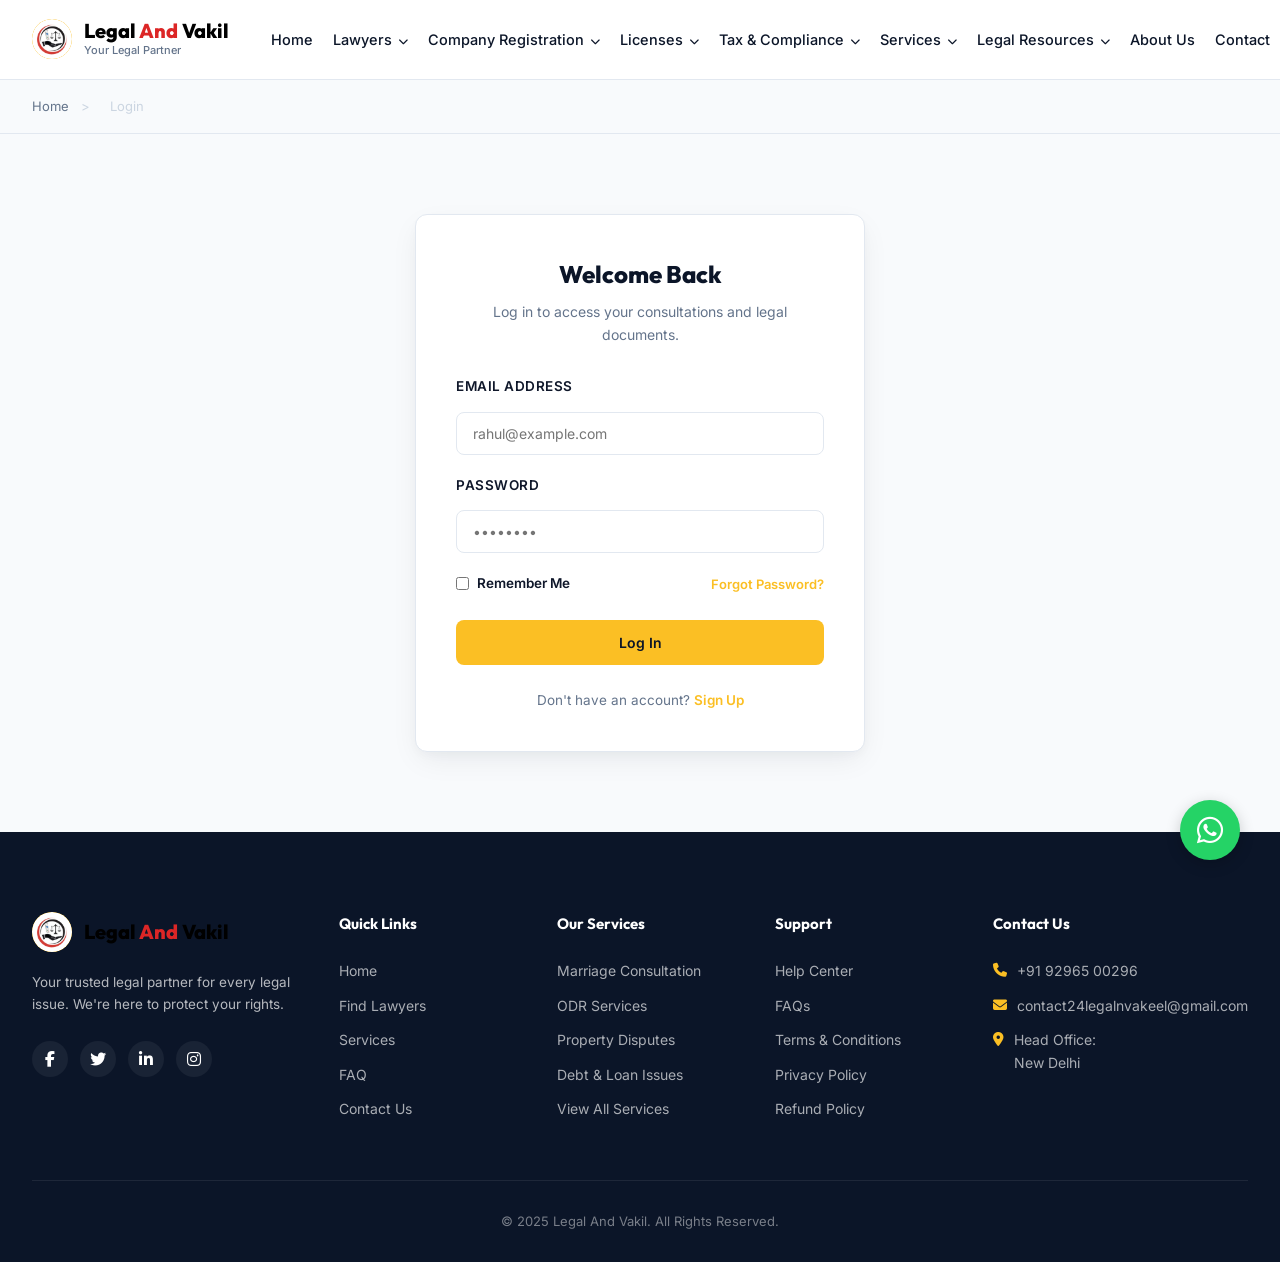
<file: profile.html>
<!DOCTYPE html>
<html lang="en">

<head>
    <meta charset="UTF-8">
    <meta name="viewport" content="width=device-width, initial-scale=1.0">
    <title>My Profile | Legal And Vakil</title>
    <!-- Font Awesome -->
    <link rel="stylesheet" href="https://cdnjs.cloudflare.com/ajax/libs/font-awesome/6.4.0/css/all.min.css">
    <!-- Custom CSS -->
    <link rel="stylesheet" href="style.css">
    <style>
        .profile-container {
            max-width: 1100px;
            margin: 0 auto;
        }

        .profile-grid {
            display: grid;
            grid-template-columns: 1.8fr 1.2fr;
            gap: 30px;
            margin-top: 40px;
        }

        .card {
            background: #ffffff;
            padding: 30px;
            border-radius: 12px;
            box-shadow: var(--shadow-sm);
            border: 1px solid #e2e8f0;
            margin-bottom: 30px;
        }

        .card-title {
            margin-bottom: 25px;
            font-size: 18px;
            font-weight: 700;
            color: var(--primary);
            border-bottom: 1.5px solid #e2e8f0;
            padding-bottom: 12px;
            display: flex;
            align-items: center;
            gap: 10px;
        }

        .form-row {
            display: grid;
            grid-template-columns: 1fr 1fr;
            gap: 20px;
            margin-bottom: 20px;
        }

        .form-group {
            display: flex;
            flex-direction: column;
            gap: 8px;
        }

        .form-group label {
            font-size: 13.5px;
            font-weight: 600;
            color: var(--text-main);
        }

        .form-group input,
        .form-group select {
            padding: 12px;
            border-radius: 8px;
            border: 1.5px solid #e2e8f0;
            font-family: inherit;
            font-size: 14px;
            transition: var(--transition);
            background-color: white;
            color: var(--text-main);
        }

        .form-group input:focus,
        .form-group select:focus {
            outline: none;
            border-color: var(--secondary);
            box-shadow: 0 0 0 3px rgba(251, 191, 36, 0.15);
        }

        .plan-badge {
            background-color: rgba(251, 191, 36, 0.15);
            color: var(--secondary-hover);
            padding: 4px 10px;
            border-radius: 20px;
            font-size: 12px;
            font-weight: 700;
            display: inline-block;
        }

        .benefit-item {
            display: flex;
            align-items: center;
            gap: 10px;
            font-size: 13.5px;
            margin-bottom: 12px;
            color: var(--text-muted);
        }

        .benefit-item i {
            color: #10b981;
        }

        @media (max-width: 992px) {
            .profile-grid {
                grid-template-columns: 1fr;
            }
        }

        @media (max-width: 600px) {
            .form-row {
                grid-template-columns: 1fr;
            }
        }
    </style>
</head>

<body>

    <!-- Header / Navigation -->
    <header>
        <div class="container" style="width: 100%;">
            <nav>
                <a href="index.html" class="logo-container">
                    <div class="logo-icon">
                        <img src="assets/logo.png" alt="Legal And Vakil Logo">
                    </div>
                    <div class="logo-text">
                        <span class="logo-title"><span class="logo-legal">Legal</span> <span class="logo-and">And</span> <span class="logo-vakil">Vakil</span></span>
                        <span class="logo-subtitle">Your Legal Partner</span>
                    </div>
                </a>

                <ul class="nav-links">
                    <li><a href="index.html">Home</a></li>
                    <li class="dropdown">
                        <a href="lawyers.html">Lawyers <i class="fas fa-chevron-down"
                                style="font-size: 10px; margin-left: 2px;"></i></a>
                        <ul class="dropdown-menu lawyers-dropdown">
                            <li><a href="lawyers.html?specialty=Criminal+Lawyer">Criminal Lawyer</a></li>
                            <li><a href="lawyers.html?specialty=Immigration+Lawyer">Immigration Lawyer</a></li>
                            <li><a href="lawyers.html?specialty=Family+Lawyer">Family Lawyer</a></li>
                            <li><a href="lawyers.html?specialty=Real+Estate+Lawyer">Real Estate Lawyer</a></li>
                            <li><a href="lawyers.html?specialty=Civil+Litigator">Civil Litigator</a></li>
                            <li><a href="lawyers.html?specialty=Environmental+Lawyer">Environmental Lawyer</a></li>
                            <li><a href="lawyers.html?specialty=Personal+Injury+Lawyer">Personal Injury Lawyer</a></li>
                            <li><a href="lawyers.html?specialty=Estate+Planning+Lawyer">Estate Planning Lawyer</a></li>
                            <li><a href="lawyers.html?specialty=Corporate+Lawyer">Corporate Lawyer</a></li>
                            <li><a href="lawyers.html?specialty=Bankruptcy+Lawyer">Bankruptcy Lawyer</a></li>
                            <li><a href="lawyers.html?specialty=Intellectual+Property+Lawyer">Intellectual Property
                                    Lawyer</a></li>
                            <li><a href="lawyers.html?specialty=Constitutional+Lawyer">Constitutional Lawyer</a></li>
                            <li><a href="lawyers.html?specialty=Tax+Lawyer">Tax Lawyer</a></li>
                            <li><a href="lawyers.html?specialty=Medical+Malpractice+Lawyer">Medical Malpractice
                                    Lawyer</a></li>
                            <li><a href="lawyers.html?specialty=Employment+Lawyer">Employment Lawyer</a></li>
                            <li><a href="lawyers.html?specialty=Entertainment+Lawyer">Entertainment Lawyer</a></li>
                            <li><a href="lawyers.html?specialty=Labor+Lawyer">Labor Lawyer</a></li>
                            <li><a href="lawyers.html?specialty=Insurance+Lawyer">Insurance Lawyer</a></li>
                            <li><a href="lawyers.html?specialty=Cyber+Lawyer">Cyber Lawyer</a></li>
                            <li><a href="lawyers.html?specialty=Banking+Lawyer">Banking Lawyer</a></li>
                        </ul>
                    </li>
                    <li class="dropdown mega-dropdown">
                        <a href="#">Company Registration <i class="fas fa-chevron-down"
                                style="font-size: 10px; margin-left: 2px;"></i></a>
                        <div class="dropdown-menu mega-menu">
                            <div class="mega-menu-content">
                                <!-- Column 1: Incorporation -->
                                <div class="mega-column">
                                    <h4 class="mega-title"><i class="fas fa-briefcase"></i> Incorporation</h4>
                                    <ul>
                                        <li><a href="service-details.html?service=pvt-ltd">Private Limited Company</a>
                                        </li>
                                        <li><a href="service-details.html?service=llp">LLP Registration</a></li>
                                        <li><a href="service-details.html?service=opc">One Person Company</a></li>
                                        <li><a href="service-details.html?service=public-ltd">Public Limited Company</a>
                                        </li>
                                        <li><a href="service-details.html?service=section-8">Section 8 Company</a></li>
                                        <li><a href="service-details.html?service=business">Business Registration
                                                License</a></li>
                                        <li><a href="service-details.html?service=nidhi">Nidhi Company Registration</a>
                                        </li>
                                        <li><a href="service-details.html?service=subsidiary">Indian Subsidiary
                                                Registration</a></li>
                                    </ul>
                                </div>
                                <!-- Column 2: Compliance -->
                                <div class="mega-column">
                                    <h4 class="mega-title"><i class="fas fa-briefcase"></i> Compliance</h4>
                                    <ul>
                                        <li><a href="service-details.html?service=din-kyc">Director DIN e KYC Update</a>
                                        </li>
                                        <li><a href="service-details.html?service=appointment-director">Appointment of
                                                Director</a></li>
                                        <li><a href="service-details.html?service=removal-director">Removal of
                                                Director</a></li>
                                        <li><a href="service-details.html?service=pvt-ltd-winding-up">Pvt. Ltd. Winding
                                                up</a></li>
                                        <li><a href="#">LLP Winding Up</a></li>
                                        <li><a href="service-details.html?service=increase-authorized-capital">Increase
                                                Authorized Capital</a></li>
                                        <li><a href="service-details.html?service=registered-office-change">Registered
                                                Office Change</a></li>
                                        <li><a href="service-details.html?service=change-company-name">Change Company
                                                Name</a></li>
                                        <li><a href="service-details.html?service=moa-amendment-pvt">MOA Amendment of
                                                Pvt. Ltd.</a></li>
                                        <li><a href="service-details.html?service=moa-amendment-public">MOA Amendment of
                                                Public Limited</a></li>
                                        <li><a href="service-details.html?service=moa-amendment-sec8">MOA Amendment of
                                                Section 8</a></li>
                                        <li><a href="service-details.html?service=share-transfer">Share Transfer</a>
                                        </li>
                                        <li><a href="service-details.html?service=jansamarth-registration">JanSamarth
                                                Registration</a></li>
                                        <li><a href="service-details.html?service=credit-management-analysis">Credit
                                                Management Analysis</a></li>
                                    </ul>
                                </div>
                                <!-- Column 3: Conversions & Winding Up -->
                                <div class="mega-column no-header">
                                    <ul>
                                        <li><a href="service-details.html?service=opc-to-pvt-ltd">OPC to PVT.
                                                Conversion</a></li>
                                        <li><a href="service-details.html?service=pvt-to-public-ltd">PVT. to Public Ltd
                                                Conversion</a></li>
                                        <li><a href="service-details.html?service=llp-to-pvt-ltd">LLP to PVT
                                                Conversion</a></li>
                                        <li><a href="service-details.html?service=sec-8-winding-up">Sec-8 Winding Up</a>
                                        </li>
                                        <li><a href="service-details.html?service=nidhi-winding-up">Nidhi Winding Up</a>
                                        </li>
                                        <li><a href="service-details.html?service=subsidiary-winding-up">Indian
                                                Subsidiary Windup</a></li>
                                    </ul>
                                </div>
                            </div>
                        </div>
                    </li>
                    <li class="dropdown">
                        <a href="#">Licenses <i class="fas fa-chevron-down"
                                style="font-size: 10px; margin-left: 2px;"></i></a>
                        <ul class="dropdown-menu licenses-dropdown">
                            <li><a href="service-details.html?service=fssai-registration">FSSAI Registration</a></li>
                            <li><a href="service-details.html?service=fssai-food-labeling">FSSAI Food Labeling
                                    Compliance</a></li>
                            <li><a href="service-details.html?service=fssai-renewal">FSSAI Renewal</a></li>
                            <li><a href="service-details.html?service=fssai-annual-return">FSSAI Annual Return
                                    Filing</a></li>
                            <li><a href="service-details.html?service=fssai-modification">FSSAI Modification</a></li>
                            <li><a href="service-details.html?service=bis-certificate">BIS Certificate</a></li>
                            <li><a href="service-details.html?service=import-export-code">Import Export Code</a></li>
                            <li><a href="service-details.html?service=import-export-modification">Import Export Code
                                    Modification</a></li>
                        </ul>
                    </li>
                    <li class="dropdown mega-dropdown">
                        <a href="#">Tax & Compliance <i class="fas fa-chevron-down"
                                style="font-size: 10px; margin-left: 2px;"></i></a>
                        <div class="dropdown-menu mega-menu">
                            <div class="mega-menu-content">
                                <!-- Column 1: GST -->
                                <div class="mega-column">
                                    <h4 class="mega-title"><i class="fas fa-chart-pie"></i> GST</h4>
                                    <ul>
                                        <li><a href="service-details.html?service=gst-registration">GST Registration</a>
                                        </li>
                                        <li><a href="service-details.html?service=gst-return-filing">GST Return
                                                Filing</a></li>
                                        <li><a href="service-details.html?service=gst-nil-return-filing">GST Nil Return
                                                Filing</a></li>
                                        <li><a href="service-details.html?service=gst-modification">GST Modification</a>
                                        </li>
                                        <li><a href="service-details.html?service=gstr-9-annual-filing">GSTR-9 Annual
                                                Filing</a></li>
                                        <li><a href="service-details.html?service=gst-lut-filing">GST LUT Filing</a>
                                        </li>
                                        <li><a href="service-details.html?service=gst-eway-bill">GST E-Way Bill</a></li>
                                    </ul>
                                </div>
                                <!-- Column 2: Annual Compliances & Others -->
                                <div class="mega-column">
                                    <h4 class="mega-title"><i class="fas fa-chart-pie"></i> Annual Compliances & Others
                                    </h4>
                                    <ul>
                                        <li><a href="service-details.html?service=online-annual-compliance-filing">Annual
                                                Compliance & Filing</a></li>
                                        <li><a href="service-details.html?service=annual-compliance-bookkeeping">Annual
                                                Compliance & Bookkeeping</a></li>
                                        <li><a href="service-details.html?service=online-tax-planning-consultancy">Tax
                                                Planning & Consultancy</a></li>
                                        <li><a href="service-details.html?service=tax-compliance-guide">Tax &
                                                Compliance</a></li>
                                        <li><a href="service-details.html?service=online-bookkeeping-service">Online
                                                Bookkeeping</a></li>
                                        <li><a
                                                href="service-details.html?service=section-8-company-compliance-filing">12A-80G-CSR</a>
                                        </li>
                                        <li><a href="service-details.html?service=project-report-preparation">Project
                                                Report</a></li>
                                        <li><a href="service-details.html?service=online-filing-dpt-3">DPT-3 Filing</a>
                                        </li>
                                        <li><a href="service-details.html?service=ngo-darpan-registration">NGO DARPAN
                                                Registration</a></li>
                                    </ul>
                                </div>
                                <!-- Column 3: Payroll Compliance -->
                                <div class="mega-column">
                                    <h4 class="mega-title"><i class="fas fa-chart-pie"></i> Payroll Compliance</h4>
                                    <ul>
                                        <li><a href="service-details.html?service=pf-esic-registration">PF-ESIC
                                                Registration</a></li>
                                        <li><a href="service-details.html?service=esic-return-filing">PF-ESIC Return
                                                Filing</a></li>
                                        <li><a href="service-details.html?service=esic-registration">ESIC
                                                Registration</a></li>
                                    </ul>
                                </div>
                            </div>
                        </div>
                    </li>
                    <li class="dropdown">
                        <a href="services.html">Services <i class="fas fa-chevron-down"
                                style="font-size: 10px; margin-left: 2px;"></i></a>
                        <ul class="dropdown-menu">
                            <li><a href="service-details.html?service=marriage">Marriage Consultation</a></li>
                            <li><a href="service-details.html?service=odr">ODR Services</a></li>
                            <li><a href="service-details.html?service=property">Property Disputes</a></li>
                            <li><a href="service-details.html?service=business">Corporate & Setup</a></li>
                            <li class="divider" style="border-top: 1px solid rgba(0,0,0,0.08); margin: 4px 0;"></li>
                            <li class="dropdown-header"
                                style="padding: 4px 16px; font-size: 11px; font-weight: bold; text-transform: uppercase; color: var(--text-muted);">
                                Company Setup</li>
                            <li><a href="service-details.html?service=pvt-ltd">Private Limited Company</a></li>
                            <li><a href="service-details.html?service=llp">LLP Registration</a></li>
                            <li><a href="service-details.html?service=opc">One Person Company</a></li>
                            <li><a href="service-details.html?service=section-8">Section 8 Company</a></li>
                            <li><a href="service-details.html?service=public-ltd">Public Limited Company</a></li>
                            <li><a href="service-details.html?service=nidhi">Nidhi Company</a></li>
                            <li><a href="service-details.html?service=subsidiary">Indian Subsidiary</a></li>
                        </ul>
                    </li>
                    <li class="dropdown">
                        <a href="#">Legal Resources <i class="fas fa-chevron-down"
                                style="font-size: 10px; margin-left: 2px;"></i></a>
                        <ul class="dropdown-menu">
                            <li><a href="faq.html">FAQ</a></li>
                        </ul>
                    </li>
                    <li><a href="about.html">About Us</a></li>
                    <li><a href="contact.html">Contact</a></li>
                    <li class="mobile-action-item"><a href="search.html"><i class="fas fa-magnifying-glass"
                                style="margin-right: 6px;"></i> Search</a></li>
                    <li class="mobile-action-item"><a href="login.html"><i class="fas fa-sign-in-alt"
                                style="margin-right: 6px;"></i> Login</a></li>
                    <li class="mobile-action-item"><a href="signup.html"><i class="fas fa-user-plus"
                                style="margin-right: 6px;"></i> Sign Up</a></li>
                </ul>

                <div class="nav-actions">
                    <a href="search.html" style="color: inherit; text-decoration: none;" aria-label="Search"><i
                            class="fas fa-magnifying-glass search-icon-btn"></i></a>
                    <a href="login.html" class="btn btn-outline"
                        style="padding: 8px 18px; border-radius: 6px;">Login</a>
                    <a href="signup.html" class="btn btn-primary" style="padding: 8px 18px; border-radius: 6px;">Sign
                        Up</a>
                    <div class="mobile-menu" id="mobile-menu"
                        style="display: none; cursor: pointer; font-size: 20px; padding: 8px; margin-left: 8px;"><i
                            class="fas fa-bars"></i></div>
                </div>
            </nav>
        </div>
    </header>

    <!-- Breadcrumbs -->
    <div class="breadcrumbs-bar">
        <div class="container">
            <a href="index.html">Home</a>
            <span>&gt;</span>
            <span class="active">My Profile</span>
        </div>
    </div>

    <!-- Profile Hero -->
    <section class="directory-hero">
        <div class="container">
            <div class="directory-hero-content reveal-onload"
                style="max-width: 100%; text-align: center; margin: 0 auto;">
                <h1>Profile Settings</h1>
                <p>Manage your account settings, personal details, security, and preferences.</p>
            </div>
        </div>
    </section>

    <!-- Main Profile Section -->
    <section class="directory-section" style="background-color: var(--bg-light); padding: 60px 0;">
        <div class="container">
            <div class="profile-container">
                <div class="profile-grid">

                    <!-- Left Side: Forms -->
                    <div>
                        <div class="card reveal">
                            <h3 class="card-title"><i class="fas fa-user-edit"></i> Personal Information</h3>
                            <form id="profileForm">
                                <div class="form-row">
                                    <div class="form-group">
                                        <label for="profile-name">Full Name</label>
                                        <input type="text" id="profile-name" value="Rahul Sharma" required>
                                    </div>
                                    <div class="form-group">
                                        <label for="profile-email">Email Address</label>
                                        <input type="email" id="profile-email" value="rahul@example.com" required>
                                    </div>
                                </div>
                                <div class="form-row">
                                    <div class="form-group">
                                        <label for="profile-phone">Phone Number</label>
                                        <input type="tel" id="profile-phone" value="+91 92965 00296" required>
                                    </div>
                                    <div class="form-group">
                                        <label for="profile-location">City/State</label>
                                        <input type="text" id="profile-location" value="New Delhi, Delhi">
                                    </div>
                                </div>

                                <button type="submit" class="btn btn-primary"
                                    style="padding: 12px 30px; margin-top: 10px;">Save Changes</button>
                            </form>
                        </div>

                        <div class="card reveal">
                            <h3 class="card-title"><i class="fas fa-lock"></i> Security settings</h3>
                            <form id="passwordForm"
                                onsubmit="event.preventDefault(); alert('Password updated successfully!'); this.reset();">
                                <div class="form-group" style="margin-bottom: 20px;">
                                    <label for="old-pass">Current Password</label>
                                    <input type="password" id="old-pass" placeholder="••••••••" required>
                                </div>
                                <div class="form-row">
                                    <div class="form-group">
                                        <label for="new-pass">New Password</label>
                                        <input type="password" id="new-pass" placeholder="At least 8 chars"
                                            minlength="8" required>
                                    </div>
                                    <div class="form-group">
                                        <label for="confirm-pass">Confirm New Password</label>
                                        <input type="password" id="confirm-pass" placeholder="Confirm new password"
                                            required>
                                    </div>
                                </div>

                                <button type="submit" class="btn btn-outline"
                                    style="padding: 12px 30px; margin-top: 10px; border: 1.5px solid var(--border-color);">Update
                                    Password</button>
                            </form>
                        </div>
                    </div>

                    <!-- Right Side: Plan & Stats info -->
                    <div>
                        <div class="card reveal">
                            <h3 class="card-title"><i class="fas fa-crown"></i> Active Subscription</h3>
                            <div style="text-align: center; padding: 10px 0 20px 0;">
                                <span class="plan-badge">Premium Plan</span>
                                <h4 style="font-size: 20px; margin-top: 15px; font-weight:700;">₹999 <span
                                        style="font-size:13px; color:var(--text-muted); font-weight:400;">/ month</span>
                                </h4>
                                <p style="font-size: 12.5px; color: var(--text-muted); margin-top: 5px;">Next renewal
                                    date: November 24, 2026</p>
                            </div>
                            <div style="border-top:1px solid #e2e8f0; padding-top:20px;">
                                <div class="benefit-item">
                                    <i class="fas fa-check-circle"></i>
                                    <span>Unlimited Legal Consultations</span>
                                </div>
                                <div class="benefit-item">
                                    <i class="fas fa-check-circle"></i>
                                    <span>Priority Document Reviews (24h)</span>
                                </div>
                                <div class="benefit-item">
                                    <i class="fas fa-check-circle"></i>
                                    <span>Dedicated Relationship Manager</span>
                                </div>
                                <div class="benefit-item">
                                    <i class="fas fa-check-circle"></i>
                                    <span>Arbitration ODR Fee Waivers</span>
                                </div>
                            </div>
                        </div>

                        <div class="card reveal">
                            <h3 class="card-title"><i class="fas fa-sliders"></i> Preferences</h3>
                            <div class="form-group"
                                style="margin-bottom: 15px; flex-direction:row; justify-content:space-between; align-items:center;">
                                <div>
                                    <strong style="font-size:13.5px;">Email Notifications</strong>
                                    <p style="font-size:12px; color:var(--text-muted);">Get updates about cases & chats
                                    </p>
                                </div>
                                <input type="checkbox" checked
                                    style="width:20px; height:20px; accent-color:var(--secondary); cursor:pointer;">
                            </div>
                            <div class="form-group"
                                style="flex-direction:row; justify-content:space-between; align-items:center;">
                                <div>
                                    <strong style="font-size:13.5px;">SMS Reminders</strong>
                                    <p style="font-size:12px; color:var(--text-muted);">Get direct booking texts</p>
                                </div>
                                <input type="checkbox" checked
                                    style="width:20px; height:20px; accent-color:var(--secondary); cursor:pointer;">
                            </div>
                        </div>
                    </div>

                </div>
            </div>
        </div>
    </section>

    <!-- Footer -->
    <footer>
        <div class="container">
            <div class="footer-grid">
                <!-- Col 1 -->
                <div class="footer-col" style="grid-column: span 1.5;">
                    <a href="index.html" class="logo-container" style="margin-bottom: 20px; display: inline-flex;">
                        <div class="logo-icon">
                            <img src="assets/logo.png" alt="Legal And Vakil Logo">
                        </div>
                        <div class="logo-text">
                            <span class="logo-title"><span class="logo-legal">Legal</span> <span class="logo-and">And</span> <span class="logo-vakil">Vakil</span></span>
                        </div>
                    </a>
                    <p style="font-size: 13.5px; margin-bottom: 25px;">Your trusted legal partner for every legal issue.
                        We're here to protect your rights.</p>
                    <div class="social-links">
                        <a href="#"><i class="fab fa-facebook-f"></i></a>
                        <a href="#"><i class="fab fa-twitter"></i></a>
                        <a href="#"><i class="fab fa-linkedin-in"></i></a>
                        <a href="#"><i class="fab fa-instagram"></i></a>
                    </div>
                </div>

                <!-- Col 2 -->
                <div class="footer-col">
                    <h4>Quick Links</h4>
                    <ul>
                        <li><a href="index.html">Home</a></li>
                        <li><a href="lawyers.html">Find Lawyers</a></li>
                        <li><a href="services.html">Services</a></li>
                        <li><a href="faq.html">FAQ</a></li>
                        <li><a href="contact.html">Contact Us</a></li>
                    </ul>
                </div>

                <!-- Col 3 -->
                <div class="footer-col">
                    <h4>Our Services</h4>
                    <ul>
                        <li><a href="service-details.html?service=marriage">Marriage Consultation</a></li>
                        <li><a href="service-details.html?service=odr">ODR Services</a></li>
                        <li><a href="service-details.html?service=property">Property Disputes</a></li>
                        <li><a href="service-details.html?service=debt">Debt & Loan Issues</a></li>
                        <li><a href="services.html">View All Services</a></li>
                    </ul>
                </div>

                <!-- Col 4 -->
                <div class="footer-col">
                    <h4>Support</h4>
                    <ul>
                        <li><a href="contact.html">Help Center</a></li>
                        <li><a href="faq.html">FAQs</a></li>
                        <li><a href="terms.html">Terms & Conditions</a></li>
                        <li><a href="privacy.html">Privacy Policy</a></li>
                        <li><a href="refund.html">Refund Policy</a></li>
                    </ul>
                </div>

                <!-- Col 5 -->
                <div class="footer-col">
                    <h4>Contact Us</h4>
                    <ul class="contact-info-list">
                        <li><i class="fas fa-phone"></i> <span>+91 92965 00296</span></li>
                        <li><i class="fas fa-envelope"></i> <span>contact24legalnvakeel@gmail.com</span></li>
                        <li><i class="fas fa-location-dot"></i> <span>Head Office:<br>New Delhi</span></li>
                    </ul>
                </div>
            </div>

            <div class="footer-bottom">
                &copy; 2025 Legal And Vakil. All Rights Reserved.
            </div>
        </div>
    </footer>

    <!-- Main JavaScript -->
    <script src="script.js"></script>
    <script>
        // Session Guard
        if (localStorage.getItem('userLoggedIn') !== 'true') {
            window.location.href = 'login.html';
        }

        document.addEventListener('DOMContentLoaded', () => {
            // Load values from localStorage
            const storedName = localStorage.getItem('userName') || 'Rahul Sharma';
            const storedEmail = localStorage.getItem('userEmail') || 'rahul@example.com';
            const storedPhone = localStorage.getItem('userPhone') || '+91 92965 00296';
            const storedLocation = localStorage.getItem('userLocation') || 'New Delhi, Delhi';

            document.getElementById('profile-name').value = storedName;
            document.getElementById('profile-email').value = storedEmail;
            document.getElementById('profile-phone').value = storedPhone;
            document.getElementById('profile-location').value = storedLocation;

            // Handle edit profile form submit
            document.getElementById('profileForm').addEventListener('submit', (e) => {
                e.preventDefault();
                const updatedName = document.getElementById('profile-name').value;
                const updatedEmail = document.getElementById('profile-email').value;
                const updatedPhone = document.getElementById('profile-phone').value;
                const updatedLocation = document.getElementById('profile-location').value;

                localStorage.setItem('userName', updatedName);
                localStorage.setItem('userEmail', updatedEmail);
                localStorage.setItem('userPhone', updatedPhone);
                localStorage.setItem('userLocation', updatedLocation);

                // Reload page to update header initials & greetings instantly
                alert('Profile details updated successfully!');
                window.location.reload();
            });
        });
    </script>

    <!-- Floating WhatsApp Button -->
    <a href="https://wa.me/919296500296?text=Hello%20Legal%20%26%20Vakil,%20I%20have%20a%20legal%20query."
        class="whatsapp-float" target="_blank" aria-label="Chat on WhatsApp">
        <i class="fab fa-whatsapp"></i>
    </a>
</body>

</html>
</file>
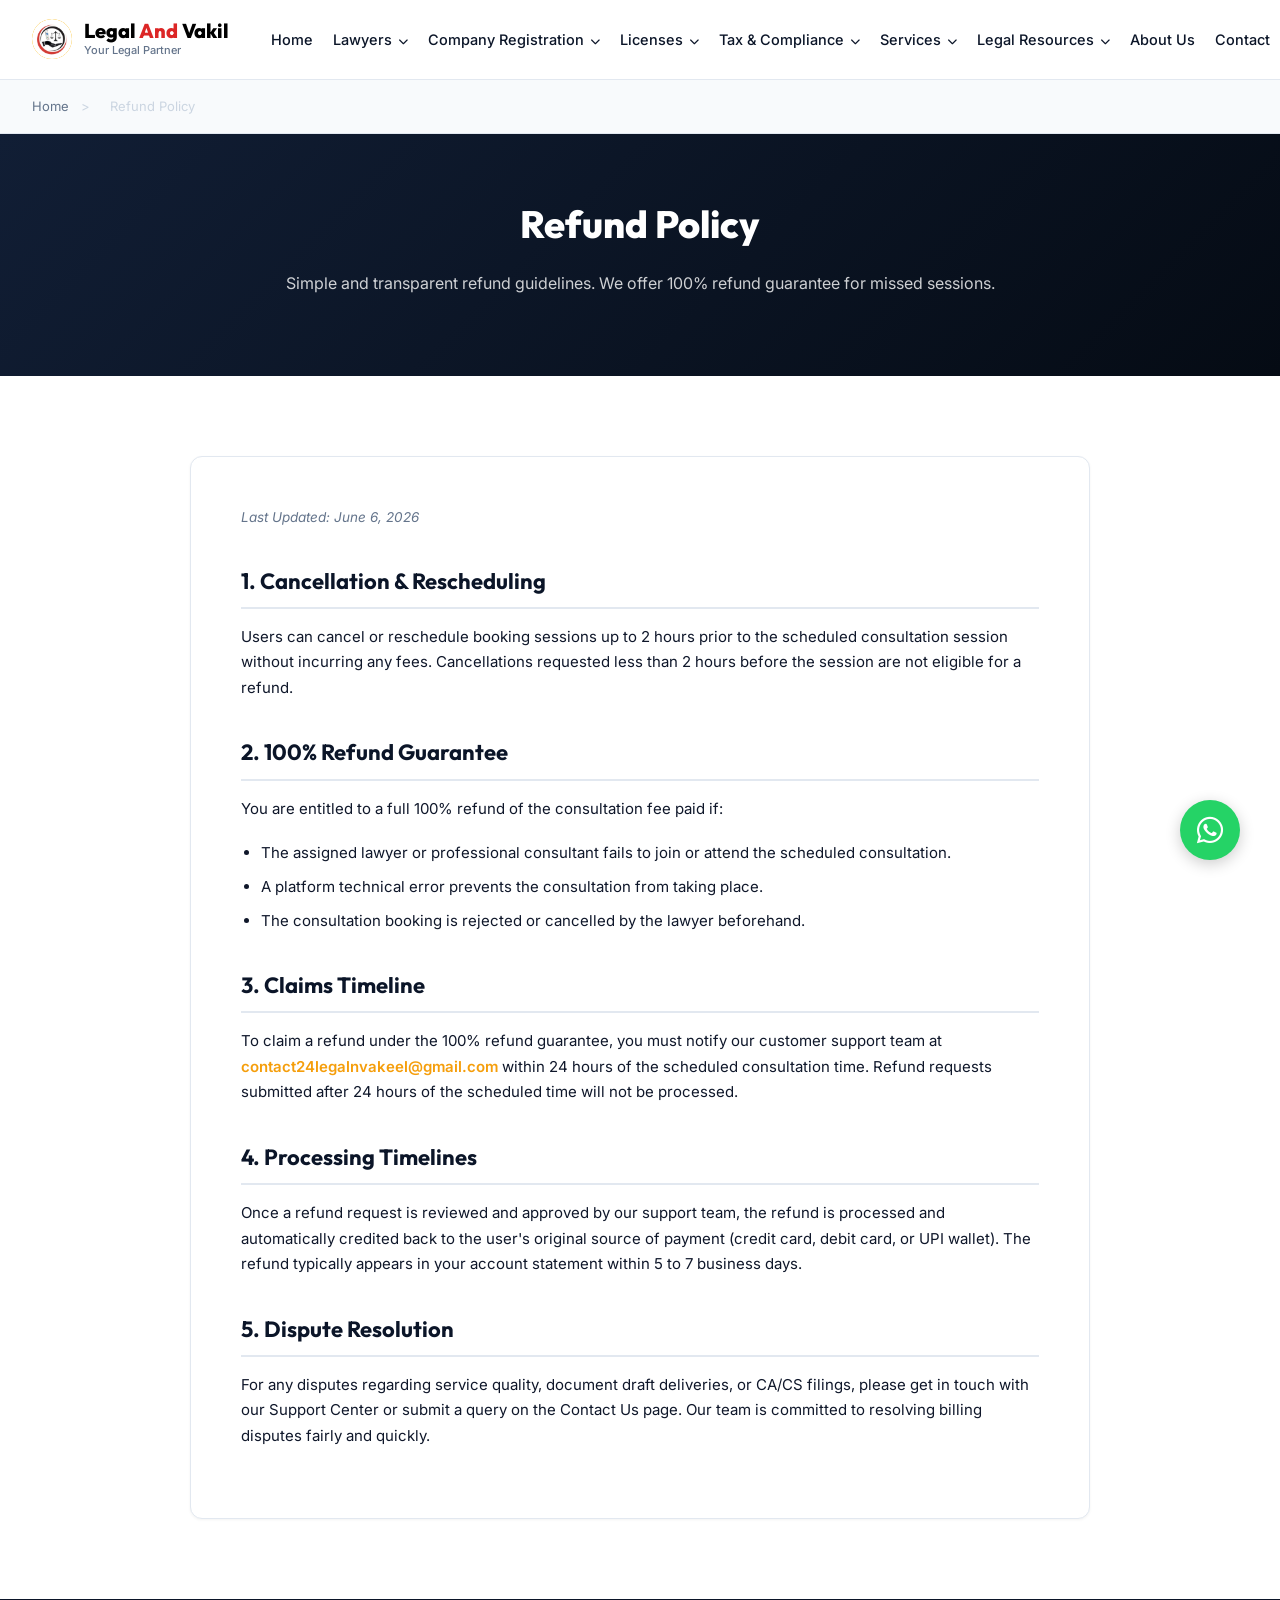
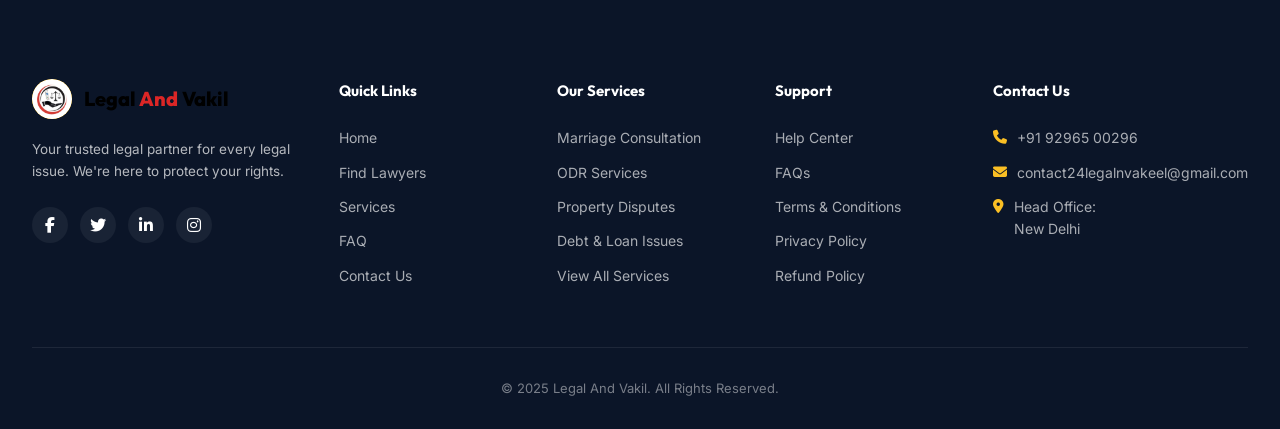
<file: refund.html>
<!DOCTYPE html>
<html lang="en">

<head>
    <meta charset="UTF-8">
    <meta name="viewport" content="width=device-width, initial-scale=1.0">
    <title>Refund Policy | Legal And Vakil</title>
    <!-- Font Awesome -->
    <link rel="stylesheet" href="https://cdnjs.cloudflare.com/ajax/libs/font-awesome/6.4.0/css/all.min.css">
    <!-- Custom CSS -->
    <link rel="stylesheet" href="style.css">
    <style>
        .policy-container {
            max-width: 900px;
            margin: 0 auto;
            background: #ffffff;
            padding: 50px;
            border-radius: 12px;
            border: 1px solid var(--border-color);
            box-shadow: var(--shadow-sm);
        }

        .policy-content h2 {
            font-size: 22px;
            color: var(--primary);
            margin-top: 35px;
            margin-bottom: 15px;
            border-bottom: 2px solid #e2e8f0;
            padding-bottom: 8px;
        }

        .policy-content p {
            font-size: 15px;
            line-height: 1.7;
            color: var(--text-main);
            margin-bottom: 20px;
        }

        .policy-content ul {
            margin-left: 20px;
            margin-bottom: 20px;
            list-style-type: disc;
        }

        .policy-content li {
            font-size: 15px;
            line-height: 1.6;
            color: var(--text-main);
            margin-bottom: 10px;
        }

        .policy-date {
            font-size: 13.5px;
            color: var(--text-muted);
            margin-bottom: 30px;
            font-style: italic;
        }
    </style>
</head>

<body>

    <!-- Header / Navigation -->
    <header>
        <div class="container" style="width: 100%;">
            <nav>
                <a href="index.html" class="logo-container">
                    <div class="logo-icon">
                        <img src="assets/logo.png" alt="Legal And Vakil Logo">
                    </div>
                    <div class="logo-text">
                        <span class="logo-title"><span class="logo-legal">Legal</span> <span class="logo-and">And</span> <span class="logo-vakil">Vakil</span></span>
                        <span class="logo-subtitle">Your Legal Partner</span>
                    </div>
                </a>

                <ul class="nav-links">
                    <li><a href="index.html">Home</a></li>
                    <li class="dropdown">
                        <a href="lawyers.html">Lawyers <i class="fas fa-chevron-down"
                                style="font-size: 10px; margin-left: 2px;"></i></a>
                        <ul class="dropdown-menu lawyers-dropdown">
                            <li><a href="lawyers.html?specialty=Criminal+Lawyer">Criminal Lawyer</a></li>
                            <li><a href="lawyers.html?specialty=Immigration+Lawyer">Immigration Lawyer</a></li>
                            <li><a href="lawyers.html?specialty=Family+Lawyer">Family Lawyer</a></li>
                            <li><a href="lawyers.html?specialty=Real+Estate+Lawyer">Real Estate Lawyer</a></li>
                            <li><a href="lawyers.html?specialty=Civil+Litigator">Civil Litigator</a></li>
                            <li><a href="lawyers.html?specialty=Environmental+Lawyer">Environmental Lawyer</a></li>
                            <li><a href="lawyers.html?specialty=Personal+Injury+Lawyer">Personal Injury Lawyer</a></li>
                            <li><a href="lawyers.html?specialty=Estate+Planning+Lawyer">Estate Planning Lawyer</a></li>
                            <li><a href="lawyers.html?specialty=Corporate+Lawyer">Corporate Lawyer</a></li>
                            <li><a href="lawyers.html?specialty=Bankruptcy+Lawyer">Bankruptcy Lawyer</a></li>
                            <li><a href="lawyers.html?specialty=Intellectual+Property+Lawyer">Intellectual Property
                                    Lawyer</a></li>
                            <li><a href="lawyers.html?specialty=Constitutional+Lawyer">Constitutional Lawyer</a></li>
                            <li><a href="lawyers.html?specialty=Tax+Lawyer">Tax Lawyer</a></li>
                            <li><a href="lawyers.html?specialty=Medical+Malpractice+Lawyer">Medical Malpractice
                                    Lawyer</a></li>
                            <li><a href="lawyers.html?specialty=Employment+Lawyer">Employment Lawyer</a></li>
                            <li><a href="lawyers.html?specialty=Entertainment+Lawyer">Entertainment Lawyer</a></li>
                            <li><a href="lawyers.html?specialty=Labor+Lawyer">Labor Lawyer</a></li>
                            <li><a href="lawyers.html?specialty=Insurance+Lawyer">Insurance Lawyer</a></li>
                            <li><a href="lawyers.html?specialty=Cyber+Lawyer">Cyber Lawyer</a></li>
                            <li><a href="lawyers.html?specialty=Banking+Lawyer">Banking Lawyer</a></li>
                        </ul>
                    </li>
                    <li class="dropdown mega-dropdown">
                        <a href="#">Company Registration <i class="fas fa-chevron-down"
                                style="font-size: 10px; margin-left: 2px;"></i></a>
                        <div class="dropdown-menu mega-menu">
                            <div class="mega-menu-content">
                                <!-- Column 1: Incorporation -->
                                <div class="mega-column">
                                    <h4 class="mega-title"><i class="fas fa-briefcase"></i> Incorporation</h4>
                                    <ul>
                                        <li><a href="service-details.html?service=pvt-ltd">Private Limited Company</a>
                                        </li>
                                        <li><a href="service-details.html?service=llp">LLP Registration</a></li>
                                        <li><a href="service-details.html?service=opc">One Person Company</a></li>
                                        <li><a href="service-details.html?service=public-ltd">Public Limited Company</a>
                                        </li>
                                        <li><a href="service-details.html?service=section-8">Section 8 Company</a></li>
                                        <li><a href="service-details.html?service=business">Business Registration
                                                License</a></li>
                                        <li><a href="service-details.html?service=nidhi">Nidhi Company Registration</a>
                                        </li>
                                        <li><a href="service-details.html?service=subsidiary">Indian Subsidiary
                                                Registration</a></li>
                                    </ul>
                                </div>
                                <!-- Column 2: Compliance -->
                                <div class="mega-column">
                                    <h4 class="mega-title"><i class="fas fa-briefcase"></i> Compliance</h4>
                                    <ul>
                                        <li><a href="service-details.html?service=din-kyc">Director DIN e KYC Update</a>
                                        </li>
                                        <li><a href="service-details.html?service=appointment-director">Appointment of
                                                Director</a></li>
                                        <li><a href="service-details.html?service=removal-director">Removal of
                                                Director</a></li>
                                        <li><a href="service-details.html?service=pvt-ltd-winding-up">Pvt. Ltd. Winding
                                                up</a></li>
                                        <li><a href="#">LLP Winding Up</a></li>
                                        <li><a href="service-details.html?service=increase-authorized-capital">Increase
                                                Authorized Capital</a></li>
                                        <li><a href="service-details.html?service=registered-office-change">Registered
                                                Office Change</a></li>
                                        <li><a href="service-details.html?service=change-company-name">Change Company
                                                Name</a></li>
                                        <li><a href="service-details.html?service=moa-amendment-pvt">MOA Amendment of
                                                Pvt. Ltd.</a></li>
                                        <li><a href="service-details.html?service=moa-amendment-public">MOA Amendment of
                                                Public Limited</a></li>
                                        <li><a href="service-details.html?service=moa-amendment-sec8">MOA Amendment of
                                                Section 8</a></li>
                                        <li><a href="service-details.html?service=share-transfer">Share Transfer</a>
                                        </li>
                                        <li><a href="service-details.html?service=jansamarth-registration">JanSamarth
                                                Registration</a></li>
                                        <li><a href="service-details.html?service=credit-management-analysis">Credit
                                                Management Analysis</a></li>
                                    </ul>
                                </div>
                                <!-- Column 3: Conversions & Winding Up -->
                                <div class="mega-column no-header">
                                    <ul>
                                        <li><a href="service-details.html?service=opc-to-pvt-ltd">OPC to PVT.
                                                Conversion</a></li>
                                        <li><a href="service-details.html?service=pvt-to-public-ltd">PVT. to Public Ltd
                                                Conversion</a></li>
                                        <li><a href="service-details.html?service=llp-to-pvt-ltd">LLP to PVT
                                                Conversion</a></li>
                                        <li><a href="service-details.html?service=sec-8-winding-up">Sec-8 Winding Up</a>
                                        </li>
                                        <li><a href="service-details.html?service=nidhi-winding-up">Nidhi Winding Up</a>
                                        </li>
                                        <li><a href="service-details.html?service=subsidiary-winding-up">Indian
                                                Subsidiary Windup</a></li>
                                    </ul>
                                </div>
                            </div>
                        </div>
                    </li>
                    <li class="dropdown">
                        <a href="#">Licenses <i class="fas fa-chevron-down"
                                style="font-size: 10px; margin-left: 2px;"></i></a>
                        <ul class="dropdown-menu licenses-dropdown">
                            <li><a href="service-details.html?service=fssai-registration">FSSAI Registration</a></li>
                            <li><a href="service-details.html?service=fssai-food-labeling">FSSAI Food Labeling
                                    Compliance</a></li>
                            <li><a href="service-details.html?service=fssai-renewal">FSSAI Renewal</a></li>
                            <li><a href="service-details.html?service=fssai-annual-return">FSSAI Annual Return
                                    Filing</a></li>
                            <li><a href="service-details.html?service=fssai-modification">FSSAI Modification</a></li>
                            <li><a href="service-details.html?service=bis-certificate">BIS Certificate</a></li>
                            <li><a href="service-details.html?service=import-export-code">Import Export Code</a></li>
                            <li><a href="service-details.html?service=import-export-modification">Import Export Code
                                    Modification</a></li>
                        </ul>
                    </li>
                    <li class="dropdown mega-dropdown">
                        <a href="#">Tax & Compliance <i class="fas fa-chevron-down"
                                style="font-size: 10px; margin-left: 2px;"></i></a>
                        <div class="dropdown-menu mega-menu">
                            <div class="mega-menu-content">
                                <!-- Column 1: GST -->
                                <div class="mega-column">
                                    <h4 class="mega-title"><i class="fas fa-chart-pie"></i> GST</h4>
                                    <ul>
                                        <li><a href="service-details.html?service=gst-registration">GST Registration</a>
                                        </li>
                                        <li><a href="service-details.html?service=gst-return-filing">GST Return
                                                Filing</a></li>
                                        <li><a href="service-details.html?service=gst-nil-return-filing">GST Nil Return
                                                Filing</a></li>
                                        <li><a href="service-details.html?service=gst-modification">GST Modification</a>
                                        </li>
                                        <li><a href="service-details.html?service=gstr-9-annual-filing">GSTR-9 Annual
                                                Filing</a></li>
                                        <li><a href="service-details.html?service=gst-lut-filing">GST LUT Filing</a>
                                        </li>
                                        <li><a href="service-details.html?service=gst-eway-bill">GST E-Way Bill</a></li>
                                    </ul>
                                </div>
                                <!-- Column 2: Annual Compliances & Others -->
                                <div class="mega-column">
                                    <h4 class="mega-title"><i class="fas fa-chart-pie"></i> Annual Compliances & Others
                                    </h4>
                                    <ul>
                                        <li><a href="service-details.html?service=online-annual-compliance-filing">Annual
                                                Compliance & Filing</a></li>
                                        <li><a href="service-details.html?service=annual-compliance-bookkeeping">Annual
                                                Compliance & Bookkeeping</a></li>
                                        <li><a href="service-details.html?service=online-tax-planning-consultancy">Tax
                                                Planning & Consultancy</a></li>
                                        <li><a href="service-details.html?service=tax-compliance-guide">Tax &
                                                Compliance</a></li>
                                        <li><a href="service-details.html?service=online-bookkeeping-service">Online
                                                Bookkeeping</a></li>
                                        <li><a
                                                href="service-details.html?service=section-8-company-compliance-filing">12A-80G-CSR</a>
                                        </li>
                                        <li><a href="service-details.html?service=project-report-preparation">Project
                                                Report</a></li>
                                        <li><a href="service-details.html?service=online-filing-dpt-3">DPT-3 Filing</a>
                                        </li>
                                        <li><a href="service-details.html?service=ngo-darpan-registration">NGO DARPAN
                                                Registration</a></li>
                                    </ul>
                                </div>
                                <!-- Column 3: Payroll Compliance -->
                                <div class="mega-column">
                                    <h4 class="mega-title"><i class="fas fa-chart-pie"></i> Payroll Compliance</h4>
                                    <ul>
                                        <li><a href="service-details.html?service=pf-esic-registration">PF-ESIC
                                                Registration</a></li>
                                        <li><a href="service-details.html?service=esic-return-filing">PF-ESIC Return
                                                Filing</a></li>
                                        <li><a href="service-details.html?service=esic-registration">ESIC
                                                Registration</a></li>
                                    </ul>
                                </div>
                            </div>
                        </div>
                    </li>
                    <li class="dropdown">
                        <a href="services.html">Services <i class="fas fa-chevron-down"
                                style="font-size: 10px; margin-left: 2px;"></i></a>
                        <ul class="dropdown-menu">
                            <li><a href="service-details.html?service=marriage">Marriage Consultation</a></li>
                            <li><a href="service-details.html?service=odr">ODR Services</a></li>
                            <li><a href="service-details.html?service=property">Property Disputes</a></li>
                            <li><a href="service-details.html?service=business">Corporate & Setup</a></li>
                            <li class="divider" style="border-top: 1px solid rgba(0,0,0,0.08); margin: 4px 0;"></li>
                            <li class="dropdown-header"
                                style="padding: 4px 16px; font-size: 11px; font-weight: bold; text-transform: uppercase; color: var(--text-muted);">
                                Company Setup</li>
                            <li><a href="service-details.html?service=pvt-ltd">Private Limited Company</a></li>
                            <li><a href="service-details.html?service=llp">LLP Registration</a></li>
                            <li><a href="service-details.html?service=opc">One Person Company</a></li>
                            <li><a href="service-details.html?service=section-8">Section 8 Company</a></li>
                            <li><a href="service-details.html?service=public-ltd">Public Limited Company</a></li>
                            <li><a href="service-details.html?service=nidhi">Nidhi Company</a></li>
                            <li><a href="service-details.html?service=subsidiary">Indian Subsidiary</a></li>
                        </ul>
                    </li>
                    <li class="dropdown">
                        <a href="#">Legal Resources <i class="fas fa-chevron-down"
                                style="font-size: 10px; margin-left: 2px;"></i></a>
                        <ul class="dropdown-menu">
                            <li><a href="faq.html">FAQ</a></li>
                        </ul>
                    </li>
                    <li><a href="about.html">About Us</a></li>
                    <li><a href="contact.html">Contact</a></li>
                    <li class="mobile-action-item"><a href="search.html"><i class="fas fa-magnifying-glass"
                                style="margin-right: 6px;"></i> Search</a></li>
                    <li class="mobile-action-item"><a href="login.html"><i class="fas fa-sign-in-alt"
                                style="margin-right: 6px;"></i> Login</a></li>
                    <li class="mobile-action-item"><a href="signup.html"><i class="fas fa-user-plus"
                                style="margin-right: 6px;"></i> Sign Up</a></li>
                </ul>

                <div class="nav-actions">
                    <a href="search.html" style="color: inherit; text-decoration: none;" aria-label="Search"><i
                            class="fas fa-magnifying-glass search-icon-btn"></i></a>
                    <a href="login.html" class="btn btn-outline"
                        style="padding: 8px 18px; border-radius: 6px;">Login</a>
                    <a href="signup.html" class="btn btn-primary" style="padding: 8px 18px; border-radius: 6px;">Sign
                        Up</a>
                    <div class="mobile-menu" id="mobile-menu"
                        style="display: none; cursor: pointer; font-size: 20px; padding: 8px; margin-left: 8px;"><i
                            class="fas fa-bars"></i></div>
                </div>
            </nav>
        </div>
    </header>

    <!-- Breadcrumbs -->
    <div class="breadcrumbs-bar">
        <div class="container">
            <a href="index.html">Home</a>
            <span>&gt;</span>
            <span class="active">Refund Policy</span>
        </div>
    </div>

    <!-- Hero Section -->
    <section class="directory-hero">
        <div class="container">
            <div class="directory-hero-content reveal-onload"
                style="max-width: 100%; text-align: center; margin: 0 auto;">
                <h1>Refund Policy</h1>
                <p>Simple and transparent refund guidelines. We offer 100% refund guarantee for missed sessions.</p>
            </div>
        </div>
    </section>

    <!-- Content Section -->
    <section style="padding: 80px 0; background-color: var(--bg-light);">
        <div class="container">
            <div class="policy-container reveal-onload">
                <div class="policy-date">Last Updated: June 6, 2026</div>
                <div class="policy-content">
                    <h2>1. Cancellation & Rescheduling</h2>
                    <p>Users can cancel or reschedule booking sessions up to 2 hours prior to the scheduled consultation
                        session without incurring any fees. Cancellations requested less than 2 hours before the session
                        are not eligible for a refund.</p>

                    <h2>2. 100% Refund Guarantee</h2>
                    <p>You are entitled to a full 100% refund of the consultation fee paid if:</p>
                    <ul>
                        <li>The assigned lawyer or professional consultant fails to join or attend the scheduled
                            consultation.</li>
                        <li>A platform technical error prevents the consultation from taking place.</li>
                        <li>The consultation booking is rejected or cancelled by the lawyer beforehand.</li>
                    </ul>

                    <h2>3. Claims Timeline</h2>
                    <p>To claim a refund under the 100% refund guarantee, you must notify our customer support team at
                        <a href="mailto:contact24legalnvakeel@gmail.com"
                            style="color:var(--secondary-hover); font-weight:600;">contact24legalnvakeel@gmail.com</a>
                        within 24 hours of the scheduled consultation time. Refund requests submitted after 24 hours of
                        the scheduled time will not be processed.</p>

                    <h2>4. Processing Timelines</h2>
                    <p>Once a refund request is reviewed and approved by our support team, the refund is processed and
                        automatically credited back to the user's original source of payment (credit card, debit card,
                        or UPI wallet). The refund typically appears in your account statement within 5 to 7 business
                        days.</p>

                    <h2>5. Dispute Resolution</h2>
                    <p>For any disputes regarding service quality, document draft deliveries, or CA/CS filings, please
                        get in touch with our Support Center or submit a query on the Contact Us page. Our team is
                        committed to resolving billing disputes fairly and quickly.</p>
                </div>
            </div>
        </div>
    </section>

    <!-- Footer -->
    <footer>
        <div class="container">
            <div class="footer-grid">
                <!-- Col 1 -->
                <div class="footer-col" style="grid-column: span 1.5;">
                    <a href="index.html" class="logo-container" style="margin-bottom: 20px; display: inline-flex;">
                        <div class="logo-icon">
                            <img src="assets/logo.png" alt="Legal And Vakil Logo">
                        </div>
                        <div class="logo-text">
                            <span class="logo-title"><span class="logo-legal">Legal</span> <span class="logo-and">And</span> <span class="logo-vakil">Vakil</span></span>
                        </div>
                    </a>
                    <p style="font-size: 13.5px; margin-bottom: 25px;">Your trusted legal partner for every legal issue.
                        We're here to protect your rights.</p>
                    <div class="social-links">
                        <a href="#"><i class="fab fa-facebook-f"></i></a>
                        <a href="#"><i class="fab fa-twitter"></i></a>
                        <a href="#"><i class="fab fa-linkedin-in"></i></a>
                        <a href="#"><i class="fab fa-instagram"></i></a>
                    </div>
                </div>

                <!-- Col 2 -->
                <div class="footer-col">
                    <h4>Quick Links</h4>
                    <ul>
                        <li><a href="index.html">Home</a></li>
                        <li><a href="lawyers.html">Find Lawyers</a></li>
                        <li><a href="services.html">Services</a></li>
                        <li><a href="faq.html">FAQ</a></li>
                        <li><a href="contact.html">Contact Us</a></li>
                    </ul>
                </div>

                <!-- Col 3 -->
                <div class="footer-col">
                    <h4>Our Services</h4>
                    <ul>
                        <li><a href="service-details.html?service=marriage">Marriage Consultation</a></li>
                        <li><a href="service-details.html?service=odr">ODR Services</a></li>
                        <li><a href="service-details.html?service=property">Property Disputes</a></li>
                        <li><a href="service-details.html?service=debt">Debt & Loan Issues</a></li>
                        <li><a href="services.html">View All Services</a></li>
                    </ul>
                </div>

                <!-- Col 4 -->
                <div class="footer-col">
                    <h4>Support</h4>
                    <ul>
                        <li><a href="contact.html">Help Center</a></li>
                        <li><a href="faq.html">FAQs</a></li>
                        <li><a href="terms.html">Terms & Conditions</a></li>
                        <li><a href="privacy.html">Privacy Policy</a></li>
                        <li><a href="refund.html">Refund Policy</a></li>
                    </ul>
                </div>

                <!-- Col 5 -->
                <div class="footer-col">
                    <h4>Contact Us</h4>
                    <ul class="contact-info-list">
                        <li><i class="fas fa-phone"></i> <span>+91 92965 00296</span></li>
                        <li><i class="fas fa-envelope"></i> <span>contact24legalnvakeel@gmail.com</span></li>
                        <li><i class="fas fa-location-dot"></i> <span>Head Office:<br>New Delhi</span></li>
                    </ul>
                </div>
            </div>

            <div class="footer-bottom">
                &copy; 2025 Legal And Vakil. All Rights Reserved.
            </div>
        </div>
    </footer>

    <!-- Floating WhatsApp Button -->
    <a href="https://wa.me/919296500296?text=Hello%20Legal%20%26%20Vakil,%20I%20have%20a%20legal%20query."
        class="whatsapp-float" target="_blank" aria-label="Chat on WhatsApp">
        <i class="fab fa-whatsapp"></i>
    </a>

    <!-- Main JavaScript -->
    <script src="script.js"></script>
</body>

</html>
</file>
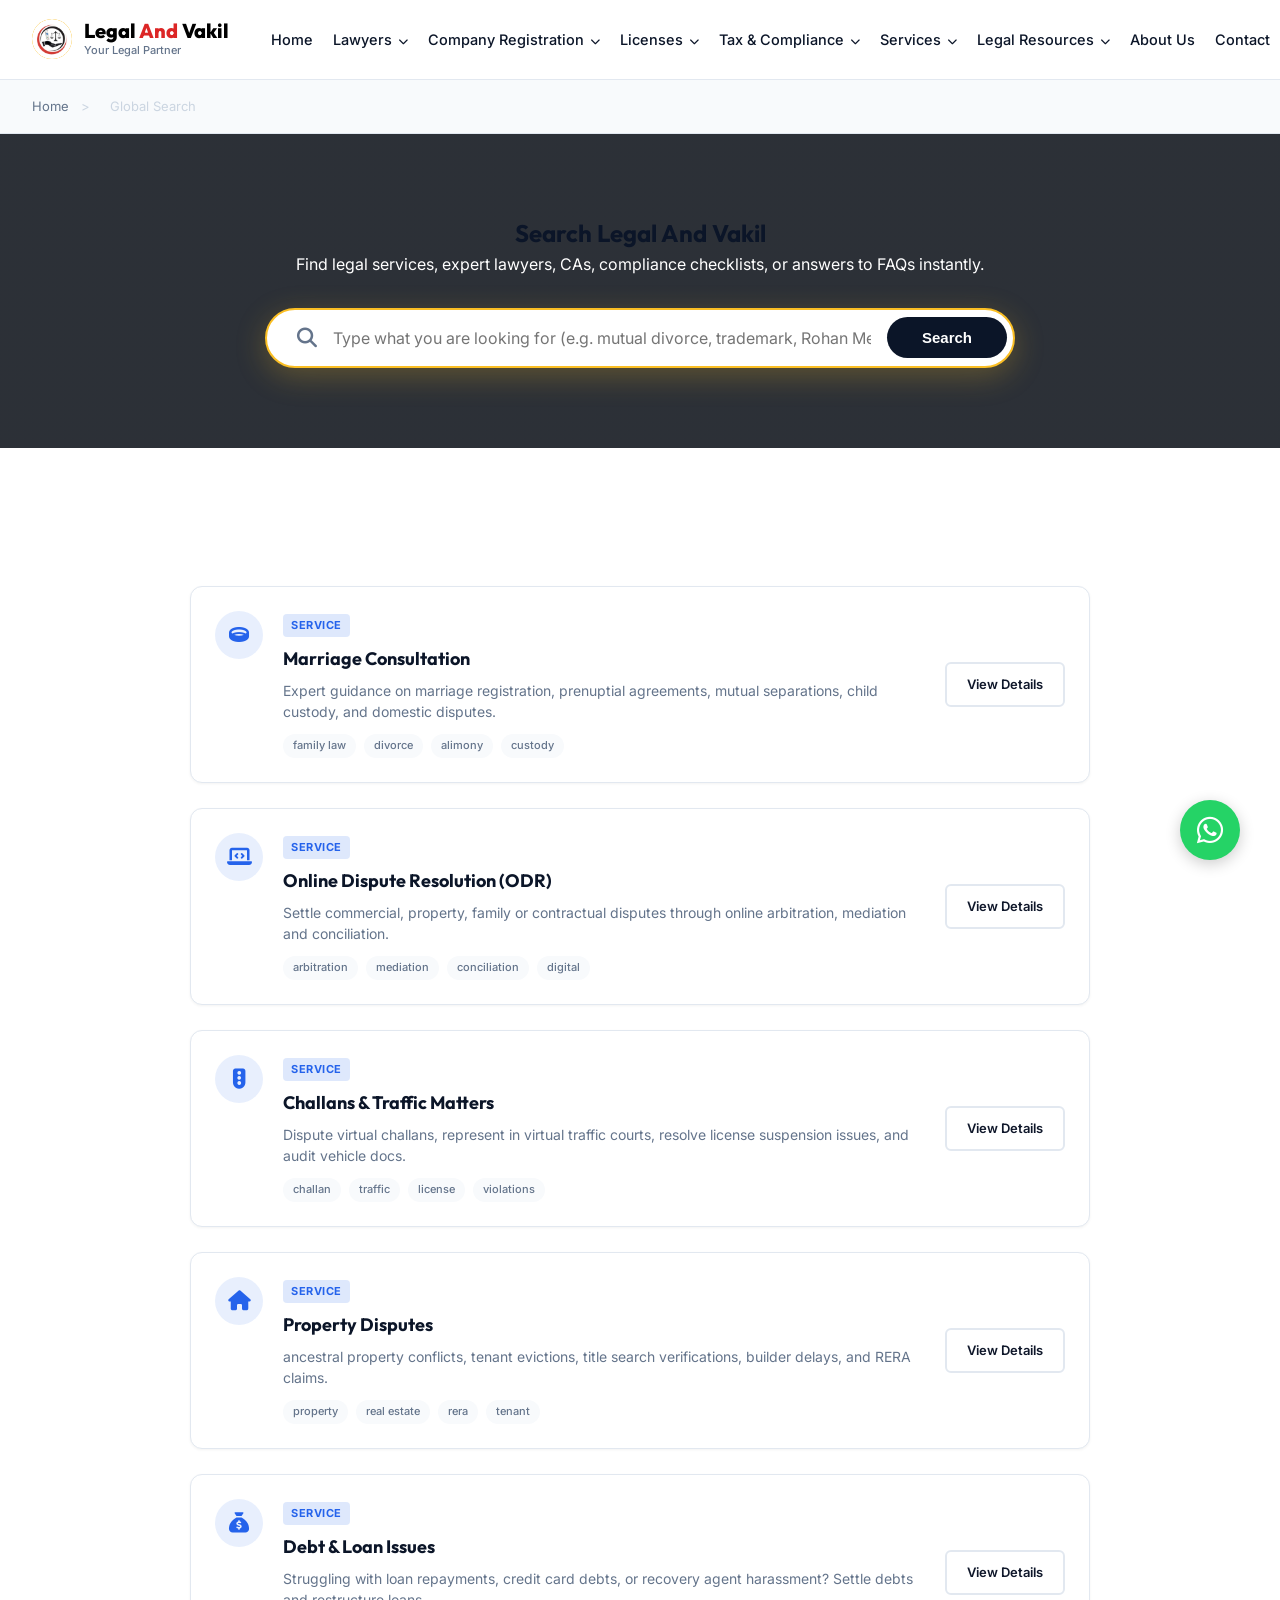
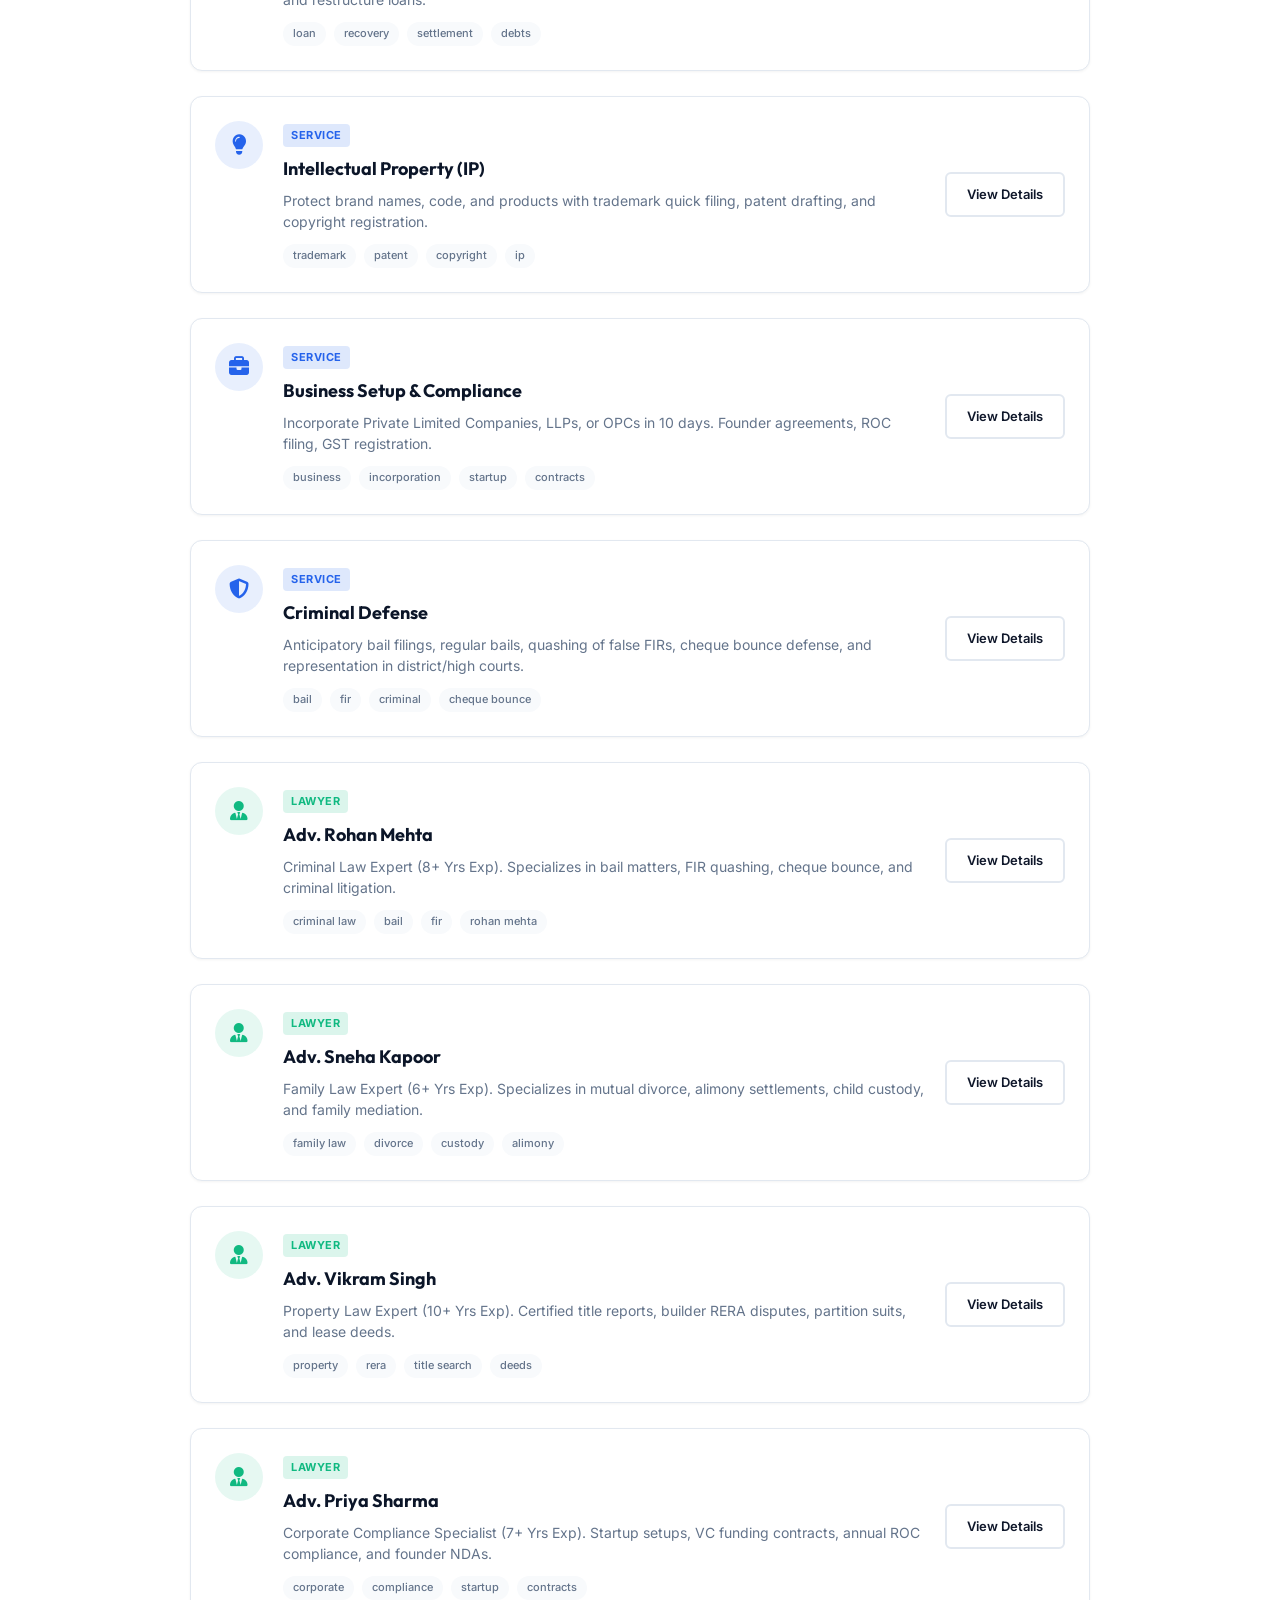
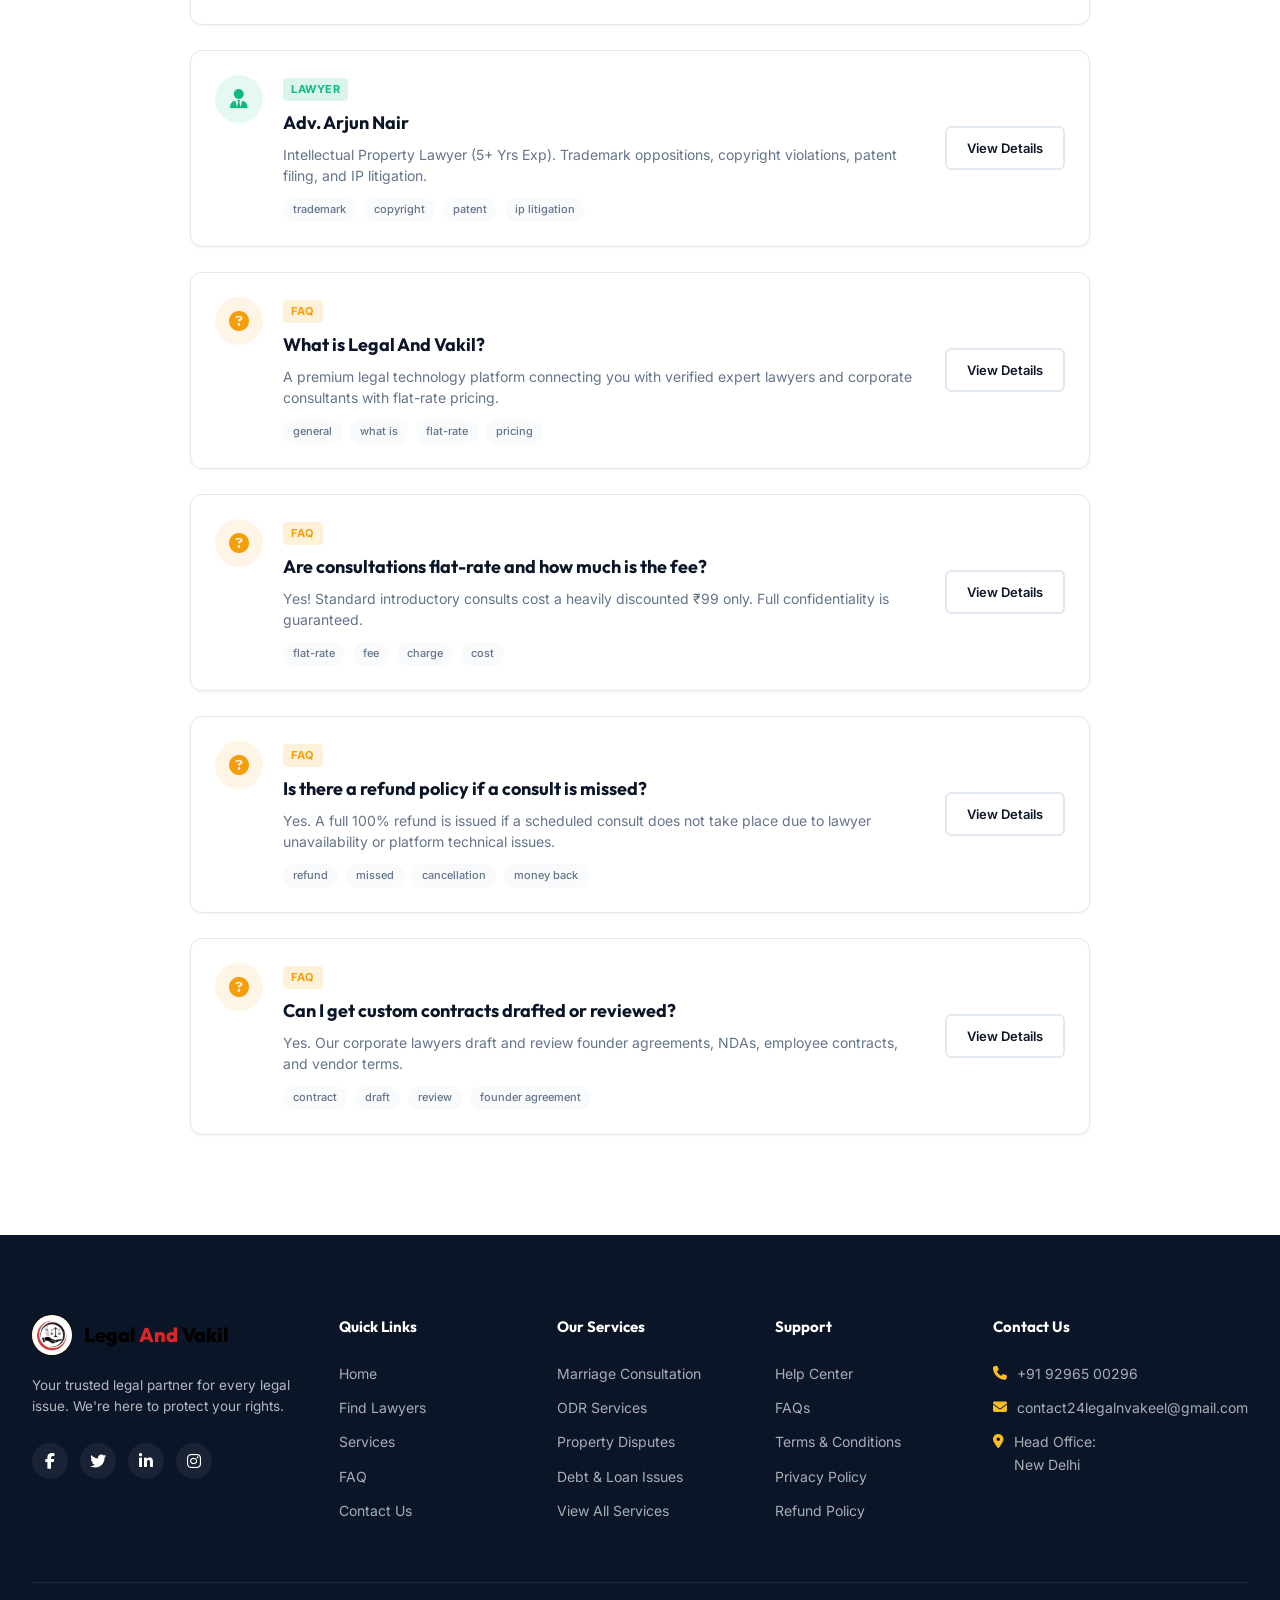
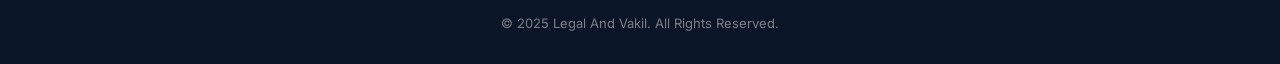
<file: search.html>
<!DOCTYPE html>
<html lang="en">

<head>
    <meta charset="UTF-8">
    <meta name="viewport" content="width=device-width, initial-scale=1.0">
    <title>Global Search | Legal And Vakil</title>
    <!-- Font Awesome -->
    <link rel="stylesheet" href="https://cdnjs.cloudflare.com/ajax/libs/font-awesome/6.4.0/css/all.min.css">
    <!-- Custom CSS -->
    <link rel="stylesheet" href="style.css">
    <style>
        .search-page-hero {
            background: linear-gradient(rgba(7, 12, 20, 0.85), rgba(7, 12, 20, 0.85)),
                url('https://images.unsplash.com/photo-1450101499163-c8848c66ca85?auto=format&fit=crop&q=80&w=1200');
            background-size: cover;
            background-position: center;
            padding: 80px 0;
            color: white;
            text-align: center;
        }

        .search-large-bar {
            max-width: 750px;
            margin: 30px auto 0;
            position: relative;
            background: #ffffff;
            border-radius: 50px;
            padding: 6px;
            display: flex;
            align-items: center;
            box-shadow: 0px 8px 30px rgba(0, 0, 0, 0.3);
            border: 2px solid transparent;
            transition: var(--transition);
        }

        .search-large-bar:focus-within {
            border-color: var(--secondary);
            box-shadow: 0px 8px 30px rgba(251, 191, 36, 0.25);
        }

        .search-large-bar i.search-icon {
            font-size: 20px;
            color: var(--text-muted);
            margin-left: 24px;
        }

        .search-large-bar input {
            flex: 1;
            border: none;
            outline: none;
            padding: 12px 16px;
            font-size: 16px;
            font-family: inherit;
            color: var(--primary);
        }

        .search-large-bar button {
            background-color: var(--primary);
            color: white;
            border: none;
            padding: 12px 35px;
            border-radius: 50px;
            font-size: 15px;
            font-weight: 700;
            cursor: pointer;
            transition: var(--transition);
        }

        .search-large-bar button:hover {
            background-color: var(--primary-light);
            color: var(--secondary);
        }

        .search-results-section {
            padding: 60px 0 100px;
            background-color: var(--bg-light);
            min-height: 500px;
        }

        .search-tabs {
            display: flex;
            justify-content: center;
            gap: 12px;
            margin-bottom: 40px;
            flex-wrap: wrap;
        }

        .search-tab-btn {
            padding: 10px 24px;
            border-radius: 50px;
            background: white;
            border: 1px solid var(--border-color);
            color: var(--text-main);
            font-weight: 600;
            cursor: pointer;
            font-family: inherit;
            transition: var(--transition);
            box-shadow: var(--shadow-sm);
        }

        .search-tab-btn:hover {
            border-color: var(--secondary-hover);
        }

        .search-tab-btn.active {
            background-color: var(--secondary);
            color: var(--primary);
            border-color: var(--secondary);
        }

        .results-grid {
            display: grid;
            grid-template-columns: 1fr;
            gap: 25px;
            max-width: 900px;
            margin: 0 auto;
        }

        .result-card {
            background: white;
            border: 1px solid var(--border-color);
            border-radius: 12px;
            padding: 24px;
            display: flex;
            gap: 20px;
            align-items: flex-start;
            transition: var(--transition);
            box-shadow: var(--shadow-sm);
        }

        .result-card:hover {
            transform: translateY(-3px);
            box-shadow: var(--shadow-md);
            border-color: var(--secondary-hover);
        }

        .result-icon {
            width: 48px;
            height: 48px;
            border-radius: 50%;
            display: flex;
            align-items: center;
            justify-content: center;
            font-size: 20px;
            flex-shrink: 0;
        }

        .icon-service {
            background-color: rgba(37, 99, 235, 0.1);
            color: #2563eb;
        }

        .icon-lawyer {
            background-color: rgba(16, 185, 129, 0.1);
            color: #10b981;
        }

        .icon-faq {
            background-color: rgba(245, 158, 11, 0.1);
            color: #f59e0b;
        }

        .result-info {
            flex: 1;
        }

        .result-type-badge {
            font-size: 11px;
            font-weight: 700;
            text-transform: uppercase;
            letter-spacing: 0.5px;
            padding: 3px 8px;
            border-radius: 4px;
            display: inline-block;
            margin-bottom: 8px;
        }

        .badge-service {
            background-color: rgba(37, 99, 235, 0.15);
            color: #2563eb;
        }

        .badge-lawyer {
            background-color: rgba(16, 185, 129, 0.15);
            color: #10b981;
        }

        .badge-faq {
            background-color: rgba(245, 158, 11, 0.15);
            color: #f59e0b;
        }

        .result-title {
            font-size: 18px;
            font-weight: 700;
            color: var(--primary);
            margin-bottom: 6px;
        }

        .result-desc {
            font-size: 14px;
            color: var(--text-muted);
            line-height: 1.5;
            margin-bottom: 12px;
        }

        .result-tags {
            display: flex;
            gap: 8px;
            flex-wrap: wrap;
        }

        .result-tag {
            font-size: 11px;
            padding: 3px 10px;
            background-color: var(--bg-neutral);
            border-radius: 50px;
            color: var(--text-muted);
            font-weight: 500;
        }

        .result-action {
            display: flex;
            align-self: center;
        }

        .no-results {
            text-align: center;
            padding: 60px 20px;
            color: var(--text-muted);
        }

        .no-results i {
            font-size: 48px;
            margin-bottom: 15px;
        }

        @media (max-width: 600px) {
            .result-card {
                flex-direction: column;
                gap: 15px;
            }

            .result-action {
                align-self: flex-start;
                width: 100%;
            }

            .result-action .btn {
                width: 100%;
                text-align: center;
            }
        }
    </style>
</head>

<body>

    <!-- Header / Navigation -->
    <header>
        <div class="container" style="width: 100%;">
            <nav>
                <a href="index.html" class="logo-container">
                    <div class="logo-icon">
                        <img src="assets/logo.png" alt="Legal And Vakil Logo">
                    </div>
                    <div class="logo-text">
                        <span class="logo-title"><span class="logo-legal">Legal</span> <span class="logo-and">And</span> <span class="logo-vakil">Vakil</span></span>
                        <span class="logo-subtitle">Your Legal Partner</span>
                    </div>
                </a>

                <ul class="nav-links">
                    <li><a href="index.html">Home</a></li>
                    <li class="dropdown">
                        <a href="lawyers.html">Lawyers <i class="fas fa-chevron-down"
                                style="font-size: 10px; margin-left: 2px;"></i></a>
                        <ul class="dropdown-menu lawyers-dropdown">
                            <li><a href="lawyers.html?specialty=Criminal+Lawyer">Criminal Lawyer</a></li>
                            <li><a href="lawyers.html?specialty=Immigration+Lawyer">Immigration Lawyer</a></li>
                            <li><a href="lawyers.html?specialty=Family+Lawyer">Family Lawyer</a></li>
                            <li><a href="lawyers.html?specialty=Real+Estate+Lawyer">Real Estate Lawyer</a></li>
                            <li><a href="lawyers.html?specialty=Civil+Litigator">Civil Litigator</a></li>
                            <li><a href="lawyers.html?specialty=Environmental+Lawyer">Environmental Lawyer</a></li>
                            <li><a href="lawyers.html?specialty=Personal+Injury+Lawyer">Personal Injury Lawyer</a></li>
                            <li><a href="lawyers.html?specialty=Estate+Planning+Lawyer">Estate Planning Lawyer</a></li>
                            <li><a href="lawyers.html?specialty=Corporate+Lawyer">Corporate Lawyer</a></li>
                            <li><a href="lawyers.html?specialty=Bankruptcy+Lawyer">Bankruptcy Lawyer</a></li>
                            <li><a href="lawyers.html?specialty=Intellectual+Property+Lawyer">Intellectual Property
                                    Lawyer</a></li>
                            <li><a href="lawyers.html?specialty=Constitutional+Lawyer">Constitutional Lawyer</a></li>
                            <li><a href="lawyers.html?specialty=Tax+Lawyer">Tax Lawyer</a></li>
                            <li><a href="lawyers.html?specialty=Medical+Malpractice+Lawyer">Medical Malpractice
                                    Lawyer</a></li>
                            <li><a href="lawyers.html?specialty=Employment+Lawyer">Employment Lawyer</a></li>
                            <li><a href="lawyers.html?specialty=Entertainment+Lawyer">Entertainment Lawyer</a></li>
                            <li><a href="lawyers.html?specialty=Labor+Lawyer">Labor Lawyer</a></li>
                            <li><a href="lawyers.html?specialty=Insurance+Lawyer">Insurance Lawyer</a></li>
                            <li><a href="lawyers.html?specialty=Cyber+Lawyer">Cyber Lawyer</a></li>
                            <li><a href="lawyers.html?specialty=Banking+Lawyer">Banking Lawyer</a></li>
                        </ul>
                    </li>
                    <li class="dropdown mega-dropdown">
                        <a href="#">Company Registration <i class="fas fa-chevron-down"
                                style="font-size: 10px; margin-left: 2px;"></i></a>
                        <div class="dropdown-menu mega-menu">
                            <div class="mega-menu-content">
                                <!-- Column 1: Incorporation -->
                                <div class="mega-column">
                                    <h4 class="mega-title"><i class="fas fa-briefcase"></i> Incorporation</h4>
                                    <ul>
                                        <li><a href="service-details.html?service=pvt-ltd">Private Limited Company</a>
                                        </li>
                                        <li><a href="service-details.html?service=llp">LLP Registration</a></li>
                                        <li><a href="service-details.html?service=opc">One Person Company</a></li>
                                        <li><a href="service-details.html?service=public-ltd">Public Limited Company</a>
                                        </li>
                                        <li><a href="service-details.html?service=section-8">Section 8 Company</a></li>
                                        <li><a href="service-details.html?service=business">Business Registration
                                                License</a></li>
                                        <li><a href="service-details.html?service=nidhi">Nidhi Company Registration</a>
                                        </li>
                                        <li><a href="service-details.html?service=subsidiary">Indian Subsidiary
                                                Registration</a></li>
                                    </ul>
                                </div>
                                <!-- Column 2: Compliance -->
                                <div class="mega-column">
                                    <h4 class="mega-title"><i class="fas fa-briefcase"></i> Compliance</h4>
                                    <ul>
                                        <li><a href="service-details.html?service=din-kyc">Director DIN e KYC Update</a>
                                        </li>
                                        <li><a href="service-details.html?service=appointment-director">Appointment of
                                                Director</a></li>
                                        <li><a href="service-details.html?service=removal-director">Removal of
                                                Director</a></li>
                                        <li><a href="service-details.html?service=pvt-ltd-winding-up">Pvt. Ltd. Winding
                                                up</a></li>
                                        <li><a href="#">LLP Winding Up</a></li>
                                        <li><a href="service-details.html?service=increase-authorized-capital">Increase
                                                Authorized Capital</a></li>
                                        <li><a href="service-details.html?service=registered-office-change">Registered
                                                Office Change</a></li>
                                        <li><a href="service-details.html?service=change-company-name">Change Company
                                                Name</a></li>
                                        <li><a href="service-details.html?service=moa-amendment-pvt">MOA Amendment of
                                                Pvt. Ltd.</a></li>
                                        <li><a href="service-details.html?service=moa-amendment-public">MOA Amendment of
                                                Public Limited</a></li>
                                        <li><a href="service-details.html?service=moa-amendment-sec8">MOA Amendment of
                                                Section 8</a></li>
                                        <li><a href="service-details.html?service=share-transfer">Share Transfer</a>
                                        </li>
                                        <li><a href="service-details.html?service=jansamarth-registration">JanSamarth
                                                Registration</a></li>
                                        <li><a href="service-details.html?service=credit-management-analysis">Credit
                                                Management Analysis</a></li>
                                    </ul>
                                </div>
                                <!-- Column 3: Conversions & Winding Up -->
                                <div class="mega-column no-header">
                                    <ul>
                                        <li><a href="service-details.html?service=opc-to-pvt-ltd">OPC to PVT.
                                                Conversion</a></li>
                                        <li><a href="service-details.html?service=pvt-to-public-ltd">PVT. to Public Ltd
                                                Conversion</a></li>
                                        <li><a href="service-details.html?service=llp-to-pvt-ltd">LLP to PVT
                                                Conversion</a></li>
                                        <li><a href="service-details.html?service=sec-8-winding-up">Sec-8 Winding Up</a>
                                        </li>
                                        <li><a href="service-details.html?service=nidhi-winding-up">Nidhi Winding Up</a>
                                        </li>
                                        <li><a href="service-details.html?service=subsidiary-winding-up">Indian
                                                Subsidiary Windup</a></li>
                                    </ul>
                                </div>
                            </div>
                        </div>
                    </li>
                    <li class="dropdown">
                        <a href="#">Licenses <i class="fas fa-chevron-down"
                                style="font-size: 10px; margin-left: 2px;"></i></a>
                        <ul class="dropdown-menu licenses-dropdown">
                            <li><a href="service-details.html?service=fssai-registration">FSSAI Registration</a></li>
                            <li><a href="service-details.html?service=fssai-food-labeling">FSSAI Food Labeling
                                    Compliance</a></li>
                            <li><a href="service-details.html?service=fssai-renewal">FSSAI Renewal</a></li>
                            <li><a href="service-details.html?service=fssai-annual-return">FSSAI Annual Return
                                    Filing</a></li>
                            <li><a href="service-details.html?service=fssai-modification">FSSAI Modification</a></li>
                            <li><a href="service-details.html?service=bis-certificate">BIS Certificate</a></li>
                            <li><a href="service-details.html?service=import-export-code">Import Export Code</a></li>
                            <li><a href="service-details.html?service=import-export-modification">Import Export Code
                                    Modification</a></li>
                        </ul>
                    </li>
                    <li class="dropdown mega-dropdown">
                        <a href="#">Tax & Compliance <i class="fas fa-chevron-down"
                                style="font-size: 10px; margin-left: 2px;"></i></a>
                        <div class="dropdown-menu mega-menu">
                            <div class="mega-menu-content">
                                <!-- Column 1: GST -->
                                <div class="mega-column">
                                    <h4 class="mega-title"><i class="fas fa-chart-pie"></i> GST</h4>
                                    <ul>
                                        <li><a href="service-details.html?service=gst-registration">GST Registration</a>
                                        </li>
                                        <li><a href="service-details.html?service=gst-return-filing">GST Return
                                                Filing</a></li>
                                        <li><a href="service-details.html?service=gst-nil-return-filing">GST Nil Return
                                                Filing</a></li>
                                        <li><a href="service-details.html?service=gst-modification">GST Modification</a>
                                        </li>
                                        <li><a href="service-details.html?service=gstr-9-annual-filing">GSTR-9 Annual
                                                Filing</a></li>
                                        <li><a href="service-details.html?service=gst-lut-filing">GST LUT Filing</a>
                                        </li>
                                        <li><a href="service-details.html?service=gst-eway-bill">GST E-Way Bill</a></li>
                                    </ul>
                                </div>
                                <!-- Column 2: Annual Compliances & Others -->
                                <div class="mega-column">
                                    <h4 class="mega-title"><i class="fas fa-chart-pie"></i> Annual Compliances & Others
                                    </h4>
                                    <ul>
                                        <li><a href="service-details.html?service=online-annual-compliance-filing">Annual
                                                Compliance & Filing</a></li>
                                        <li><a href="service-details.html?service=annual-compliance-bookkeeping">Annual
                                                Compliance & Bookkeeping</a></li>
                                        <li><a href="service-details.html?service=online-tax-planning-consultancy">Tax
                                                Planning & Consultancy</a></li>
                                        <li><a href="service-details.html?service=tax-compliance-guide">Tax &
                                                Compliance</a></li>
                                        <li><a href="service-details.html?service=online-bookkeeping-service">Online
                                                Bookkeeping</a></li>
                                        <li><a
                                                href="service-details.html?service=section-8-company-compliance-filing">12A-80G-CSR</a>
                                        </li>
                                        <li><a href="service-details.html?service=project-report-preparation">Project
                                                Report</a></li>
                                        <li><a href="service-details.html?service=online-filing-dpt-3">DPT-3 Filing</a>
                                        </li>
                                        <li><a href="service-details.html?service=ngo-darpan-registration">NGO DARPAN
                                                Registration</a></li>
                                    </ul>
                                </div>
                                <!-- Column 3: Payroll Compliance -->
                                <div class="mega-column">
                                    <h4 class="mega-title"><i class="fas fa-chart-pie"></i> Payroll Compliance</h4>
                                    <ul>
                                        <li><a href="service-details.html?service=pf-esic-registration">PF-ESIC
                                                Registration</a></li>
                                        <li><a href="service-details.html?service=esic-return-filing">PF-ESIC Return
                                                Filing</a></li>
                                        <li><a href="service-details.html?service=esic-registration">ESIC
                                                Registration</a></li>
                                    </ul>
                                </div>
                            </div>
                        </div>
                    </li>
                    <li class="dropdown">
                        <a href="services.html">Services <i class="fas fa-chevron-down"
                                style="font-size: 10px; margin-left: 2px;"></i></a>
                        <ul class="dropdown-menu">
                            <li><a href="service-details.html?service=marriage">Marriage Consultation</a></li>
                            <li><a href="service-details.html?service=odr">ODR Services</a></li>
                            <li><a href="service-details.html?service=property">Property Disputes</a></li>
                            <li><a href="service-details.html?service=business">Corporate & Setup</a></li>
                            <li class="divider" style="border-top: 1px solid rgba(0,0,0,0.08); margin: 4px 0;"></li>
                            <li class="dropdown-header"
                                style="padding: 4px 16px; font-size: 11px; font-weight: bold; text-transform: uppercase; color: var(--text-muted);">
                                Company Setup</li>
                            <li><a href="service-details.html?service=pvt-ltd">Private Limited Company</a></li>
                            <li><a href="service-details.html?service=llp">LLP Registration</a></li>
                            <li><a href="service-details.html?service=opc">One Person Company</a></li>
                            <li><a href="service-details.html?service=section-8">Section 8 Company</a></li>
                            <li><a href="service-details.html?service=public-ltd">Public Limited Company</a></li>
                            <li><a href="service-details.html?service=nidhi">Nidhi Company</a></li>
                            <li><a href="service-details.html?service=subsidiary">Indian Subsidiary</a></li>
                        </ul>
                    </li>
                    <li class="dropdown">
                        <a href="#">Legal Resources <i class="fas fa-chevron-down"
                                style="font-size: 10px; margin-left: 2px;"></i></a>
                        <ul class="dropdown-menu">
                            <li><a href="faq.html">FAQ</a></li>
                        </ul>
                    </li>
                    <li><a href="about.html">About Us</a></li>
                    <li><a href="contact.html">Contact</a></li>
                    <li class="mobile-action-item"><a href="search.html"><i class="fas fa-magnifying-glass"
                                style="margin-right: 6px;"></i> Search</a></li>
                    <li class="mobile-action-item"><a href="login.html"><i class="fas fa-sign-in-alt"
                                style="margin-right: 6px;"></i> Login</a></li>
                    <li class="mobile-action-item"><a href="signup.html"><i class="fas fa-user-plus"
                                style="margin-right: 6px;"></i> Sign Up</a></li>
                </ul>

                <div class="nav-actions">
                    <a href="search.html" style="color: inherit; text-decoration: none;" aria-label="Search"><i
                            class="fas fa-magnifying-glass search-icon-btn"></i></a>
                    <a href="login.html" class="btn btn-outline"
                        style="padding: 8px 18px; border-radius: 6px;">Login</a>
                    <a href="signup.html" class="btn btn-primary" style="padding: 8px 18px; border-radius: 6px;">Sign
                        Up</a>
                    <div class="mobile-menu" id="mobile-menu"
                        style="display: none; cursor: pointer; font-size: 20px; padding: 8px; margin-left: 8px;"><i
                            class="fas fa-bars"></i></div>
                </div>
            </nav>
        </div>
    </header>

    <!-- Breadcrumbs -->
    <div class="breadcrumbs-bar">
        <div class="container">
            <a href="index.html">Home</a>
            <span>&gt;</span>
            <span class="active">Global Search</span>
        </div>
    </div>

    <!-- Search Hero Section -->
    <section class="search-page-hero">
        <div class="container">
            <div class="reveal-onload">
                <h1>Search Legal And Vakil</h1>
                <p>Find legal services, expert lawyers, CAs, compliance checklists, or answers to FAQs instantly.</p>
                <div class="search-large-bar">
                    <i class="fas fa-magnifying-glass search-icon"></i>
                    <input type="text" id="global-search-input"
                        placeholder="Type what you are looking for (e.g. mutual divorce, trademark, Rohan Mehta, refund)..."
                        autofocus autocomplete="off">
                    <button id="global-search-btn">Search</button>
                </div>
            </div>
        </div>
    </section>

    <!-- Search Results Section -->
    <section class="search-results-section">
        <div class="container">
            <!-- Filtering Tabs -->
            <div class="search-tabs reveal">
                <button class="search-tab-btn active" data-filter="all">All Results (<span
                        id="count-all">0</span>)</button>
                <button class="search-tab-btn" data-filter="service">Services (<span
                        id="count-service">0</span>)</button>
                <button class="search-tab-btn" data-filter="lawyer">Experts & Lawyers (<span
                        id="count-lawyer">0</span>)</button>
                <button class="search-tab-btn" data-filter="faq">FAQs (<span id="count-faq">0</span>)</button>
            </div>

            <!-- Results Listing -->
            <div class="results-grid" id="search-results-grid">
                <!-- Dynamically populated -->
            </div>
        </div>
    </section>

    <!-- Footer -->
    <footer>
        <div class="container">
            <div class="footer-grid">
                <!-- Col 1 -->
                <div class="footer-col" style="grid-column: span 1.5;">
                    <a href="index.html" class="logo-container" style="margin-bottom: 20px; display: inline-flex;">
                        <div class="logo-icon">
                            <img src="assets/logo.png" alt="Legal And Vakil Logo">
                        </div>
                        <div class="logo-text">
                            <span class="logo-title"><span class="logo-legal">Legal</span> <span class="logo-and">And</span> <span class="logo-vakil">Vakil</span></span>
                        </div>
                    </a>
                    <p style="font-size: 13.5px; margin-bottom: 25px;">Your trusted legal partner for every legal issue.
                        We're here to protect your rights.</p>
                    <div class="social-links">
                        <a href="#"><i class="fab fa-facebook-f"></i></a>
                        <a href="#"><i class="fab fa-twitter"></i></a>
                        <a href="#"><i class="fab fa-linkedin-in"></i></a>
                        <a href="#"><i class="fab fa-instagram"></i></a>
                    </div>
                </div>

                <!-- Col 2 -->
                <div class="footer-col">
                    <h4>Quick Links</h4>
                    <ul>
                        <li><a href="index.html">Home</a></li>
                        <li><a href="lawyers.html">Find Lawyers</a></li>
                        <li><a href="services.html">Services</a></li>
                        <li><a href="faq.html">FAQ</a></li>
                        <li><a href="contact.html">Contact Us</a></li>
                    </ul>
                </div>

                <!-- Col 3 -->
                <div class="footer-col">
                    <h4>Our Services</h4>
                    <ul>
                        <li><a href="service-details.html?service=marriage">Marriage Consultation</a></li>
                        <li><a href="service-details.html?service=odr">ODR Services</a></li>
                        <li><a href="service-details.html?service=property">Property Disputes</a></li>
                        <li><a href="service-details.html?service=debt">Debt & Loan Issues</a></li>
                        <li><a href="services.html">View All Services</a></li>
                    </ul>
                </div>

                <!-- Col 4 -->
                <div class="footer-col">
                    <h4>Support</h4>
                    <ul>
                        <li><a href="contact.html">Help Center</a></li>
                        <li><a href="faq.html">FAQs</a></li>
                        <li><a href="terms.html">Terms & Conditions</a></li>
                        <li><a href="privacy.html">Privacy Policy</a></li>
                        <li><a href="refund.html">Refund Policy</a></li>
                    </ul>
                </div>

                <!-- Col 5 -->
                <div class="footer-col">
                    <h4>Contact Us</h4>
                    <ul class="contact-info-list">
                        <li><i class="fas fa-phone"></i> <span>+91 92965 00296</span></li>
                        <li><i class="fas fa-envelope"></i> <span>contact24legalnvakeel@gmail.com</span></li>
                        <li><i class="fas fa-location-dot"></i> <span>Head Office:<br>New Delhi</span></li>
                    </ul>
                </div>
            </div>

            <div class="footer-bottom">
                &copy; 2025 Legal And Vakil. All Rights Reserved.
            </div>
        </div>
    </footer>

    <!-- Floating WhatsApp Button -->
    <a href="https://wa.me/919296500296?text=Hello%20Legal%20%26%20Vakil,%20I%20have%20a%20legal%20query."
        class="whatsapp-float" target="_blank" aria-label="Chat on WhatsApp">
        <i class="fab fa-whatsapp"></i>
    </a>

    <!-- Global Search Logic -->
    <script>
        document.addEventListener('DOMContentLoaded', () => {
            // Search Index Data
            const searchIndex = [
                // Services
                {
                    type: 'service',
                    title: 'Marriage Consultation',
                    desc: 'Expert guidance on marriage registration, prenuptial agreements, mutual separations, child custody, and domestic disputes.',
                    url: 'service-details.html?service=marriage',
                    icon: 'fa-ring',
                    tags: ['family law', 'divorce', 'alimony', 'custody', 'prenup', 'disputes']
                },
                {
                    type: 'service',
                    title: 'Online Dispute Resolution (ODR)',
                    desc: 'Settle commercial, property, family or contractual disputes through online arbitration, mediation and conciliation.',
                    url: 'service-details.html?service=odr',
                    icon: 'fa-laptop-code',
                    tags: ['arbitration', 'mediation', 'conciliation', 'digital', 'enforce']
                },
                {
                    type: 'service',
                    title: 'Challans & Traffic Matters',
                    desc: 'Dispute virtual challans, represent in virtual traffic courts, resolve license suspension issues, and audit vehicle docs.',
                    url: 'service-details.html?service=challans',
                    icon: 'fa-traffic-light',
                    tags: ['challan', 'traffic', 'license', 'violations', 'court']
                },
                {
                    type: 'service',
                    title: 'Property Disputes',
                    desc: 'ancestral property conflicts, tenant evictions, title search verifications, builder delays, and RERA claims.',
                    url: 'service-details.html?service=property',
                    icon: 'fa-house',
                    tags: ['property', 'real estate', 'rera', 'tenant', 'eviction', 'deeds']
                },
                {
                    type: 'service',
                    title: 'Debt & Loan Issues',
                    desc: 'Struggling with loan repayments, credit card debts, or recovery agent harassment? Settle debts and restructure loans.',
                    url: 'service-details.html?service=debt',
                    icon: 'fa-sack-dollar',
                    tags: ['loan', 'recovery', 'settlement', 'debts', 'credit score']
                },
                {
                    type: 'service',
                    title: 'Intellectual Property (IP)',
                    desc: 'Protect brand names, code, and products with trademark quick filing, patent drafting, and copyright registration.',
                    url: 'service-details.html?service=ip',
                    icon: 'fa-lightbulb',
                    tags: ['trademark', 'patent', 'copyright', 'ip', 'infringement']
                },
                {
                    type: 'service',
                    title: 'Business Setup & Compliance',
                    desc: 'Incorporate Private Limited Companies, LLPs, or OPCs in 10 days. Founder agreements, ROC filing, GST registration.',
                    url: 'service-details.html?service=business',
                    icon: 'fa-briefcase',
                    tags: ['business', 'incorporation', 'startup', 'contracts', 'gst', 'roc']
                },
                {
                    type: 'service',
                    title: 'Criminal Defense',
                    desc: 'Anticipatory bail filings, regular bails, quashing of false FIRs, cheque bounce defense, and representation in district/high courts.',
                    url: 'service-details.html?service=criminal',
                    icon: 'fa-shield-halved',
                    tags: ['bail', 'fir', 'criminal', 'cheque bounce', 'defense']
                },

                // Lawyers
                {
                    type: 'lawyer',
                    title: 'Adv. Rohan Mehta',
                    desc: 'Criminal Law Expert (8+ Yrs Exp). Specializes in bail matters, FIR quashing, cheque bounce, and criminal litigation.',
                    url: 'lawyer-details.html?id=rohan',
                    icon: 'fa-user-tie',
                    tags: ['criminal law', 'bail', 'fir', 'rohan mehta', 'cheque bounce']
                },
                {
                    type: 'lawyer',
                    title: 'Adv. Sneha Kapoor',
                    desc: 'Family Law Expert (6+ Yrs Exp). Specializes in mutual divorce, alimony settlements, child custody, and family mediation.',
                    url: 'lawyer-details.html?id=sneha',
                    icon: 'fa-user-tie',
                    tags: ['family law', 'divorce', 'custody', 'alimony', 'sneha kapoor']
                },
                {
                    type: 'lawyer',
                    title: 'Adv. Vikram Singh',
                    desc: 'Property Law Expert (10+ Yrs Exp). Certified title reports, builder RERA disputes, partition suits, and lease deeds.',
                    url: 'lawyer-details.html?id=vikram',
                    icon: 'fa-user-tie',
                    tags: ['property', 'rera', 'title search', 'deeds', 'vikram singh']
                },
                {
                    type: 'lawyer',
                    title: 'Adv. Priya Sharma',
                    desc: 'Corporate Compliance Specialist (7+ Yrs Exp). Startup setups, VC funding contracts, annual ROC compliance, and founder NDAs.',
                    url: 'lawyer-details.html?id=priya',
                    icon: 'fa-user-tie',
                    tags: ['corporate', 'compliance', 'startup', 'contracts', 'priya sharma']
                },
                {
                    type: 'lawyer',
                    title: 'Adv. Arjun Nair',
                    desc: 'Intellectual Property Lawyer (5+ Yrs Exp). Trademark oppositions, copyright violations, patent filing, and IP litigation.',
                    url: 'lawyer-details.html?id=arjun',
                    icon: 'fa-user-tie',
                    tags: ['trademark', 'copyright', 'patent', 'ip litigation', 'arjun nair']
                },

                // FAQs
                {
                    type: 'faq',
                    title: 'What is Legal And Vakil?',
                    desc: 'A premium legal technology platform connecting you with verified expert lawyers and corporate consultants with flat-rate pricing.',
                    url: 'faq.html',
                    icon: 'fa-circle-question',
                    tags: ['general', 'what is', 'flat-rate', 'pricing', 'vakil']
                },
                {
                    type: 'faq',
                    title: 'Are consultations flat-rate and how much is the fee?',
                    desc: 'Yes! Standard introductory consults cost a heavily discounted ₹99 only. Full confidentiality is guaranteed.',
                    url: 'faq.html',
                    icon: 'fa-circle-question',
                    tags: ['flat-rate', 'fee', 'charge', 'cost', 'consultation']
                },
                {
                    type: 'faq',
                    title: 'Is there a refund policy if a consult is missed?',
                    desc: 'Yes. A full 100% refund is issued if a scheduled consult does not take place due to lawyer unavailability or platform technical issues.',
                    url: 'refund.html',
                    icon: 'fa-circle-question',
                    tags: ['refund', 'missed', 'cancellation', 'money back']
                },
                {
                    type: 'faq',
                    title: 'Can I get custom contracts drafted or reviewed?',
                    desc: 'Yes. Our corporate lawyers draft and review founder agreements, NDAs, employee contracts, and vendor terms.',
                    url: 'faq.html',
                    icon: 'fa-circle-question',
                    tags: ['contract', 'draft', 'review', 'founder agreement', 'nda']
                }
            ];

            const searchInput = document.getElementById('global-search-input');
            const searchBtn = document.getElementById('global-search-btn');
            const resultsGrid = document.getElementById('search-results-grid');
            const tabs = document.querySelectorAll('.search-tab-btn');

            // URL Search Params
            const params = new URLSearchParams(window.location.search);
            const initialQuery = params.get('q') || '';
            if (initialQuery) {
                searchInput.value = initialQuery;
            }

            const performSearch = () => {
                const query = searchInput.value.toLowerCase().trim();
                const activeTab = document.querySelector('.search-tab-btn.active');
                const filter = activeTab ? activeTab.getAttribute('data-filter') : 'all';

                // Match algorithm
                let filteredList = searchIndex.filter(item => {
                    if (query === '') return true; // Show all if empty query

                    const matchesTitle = item.title.toLowerCase().includes(query);
                    const matchesDesc = item.desc.toLowerCase().includes(query);
                    const matchesTags = item.tags.some(tag => tag.toLowerCase().includes(query));

                    return matchesTitle || matchesDesc || matchesTags;
                });

                // Update Counts
                const counts = { all: 0, service: 0, lawyer: 0, faq: 0 };
                filteredList.forEach(item => {
                    counts.all++;
                    counts[item.type]++;
                });

                document.getElementById('count-all').textContent = counts.all;
                document.getElementById('count-service').textContent = counts.service;
                document.getElementById('count-lawyer').textContent = counts.lawyer;
                document.getElementById('count-faq').textContent = counts.faq;

                // Apply Tab Filter
                if (filter !== 'all') {
                    filteredList = filteredList.filter(item => item.type === filter);
                }

                // Render Results
                if (filteredList.length > 0) {
                    resultsGrid.innerHTML = filteredList.map(item => `
                        <div class="result-card reveal active">
                            <div class="result-icon icon-${item.type}">
                                <i class="fas ${item.icon}"></i>
                            </div>
                            <div class="result-info">
                                <span class="result-type-badge badge-${item.type}">${item.type}</span>
                                <h3 class="result-title">${item.title}</h3>
                                <p class="result-desc">${item.desc}</p>
                                <div class="result-tags">
                                    ${item.tags.slice(0, 4).map(t => `<span class="result-tag">${t}</span>`).join('')}
                                </div>
                            </div>
                            <div class="result-action">
                                <a href="${item.url}" class="btn btn-outline" style="padding: 10px 20px; border-radius: 6px; font-size:13px;">View Details</a>
                            </div>
                        </div>
                    `).join('');
                } else {
                    resultsGrid.innerHTML = `
                        <div class="no-results">
                            <i class="fas fa-magnifying-glass-chart"></i>
                            <h3>No matching results found</h3>
                            <p>Try searching for other terms like 'divorce', 'rera', 'Rohan Mehta', or 'refund'.</p>
                        </div>
                    `;
                }
            };

            // Event Listeners
            searchInput.addEventListener('input', performSearch);
            searchBtn.addEventListener('click', performSearch);
            searchInput.addEventListener('keypress', (e) => {
                if (e.key === 'Enter') performSearch();
            });

            tabs.forEach(tab => {
                tab.addEventListener('click', () => {
                    tabs.forEach(t => t.classList.remove('active'));
                    tab.classList.add('active');
                    performSearch();
                });
            });

            // Initial search execution
            performSearch();
        });
    </script>
</body>

</html>
</file>
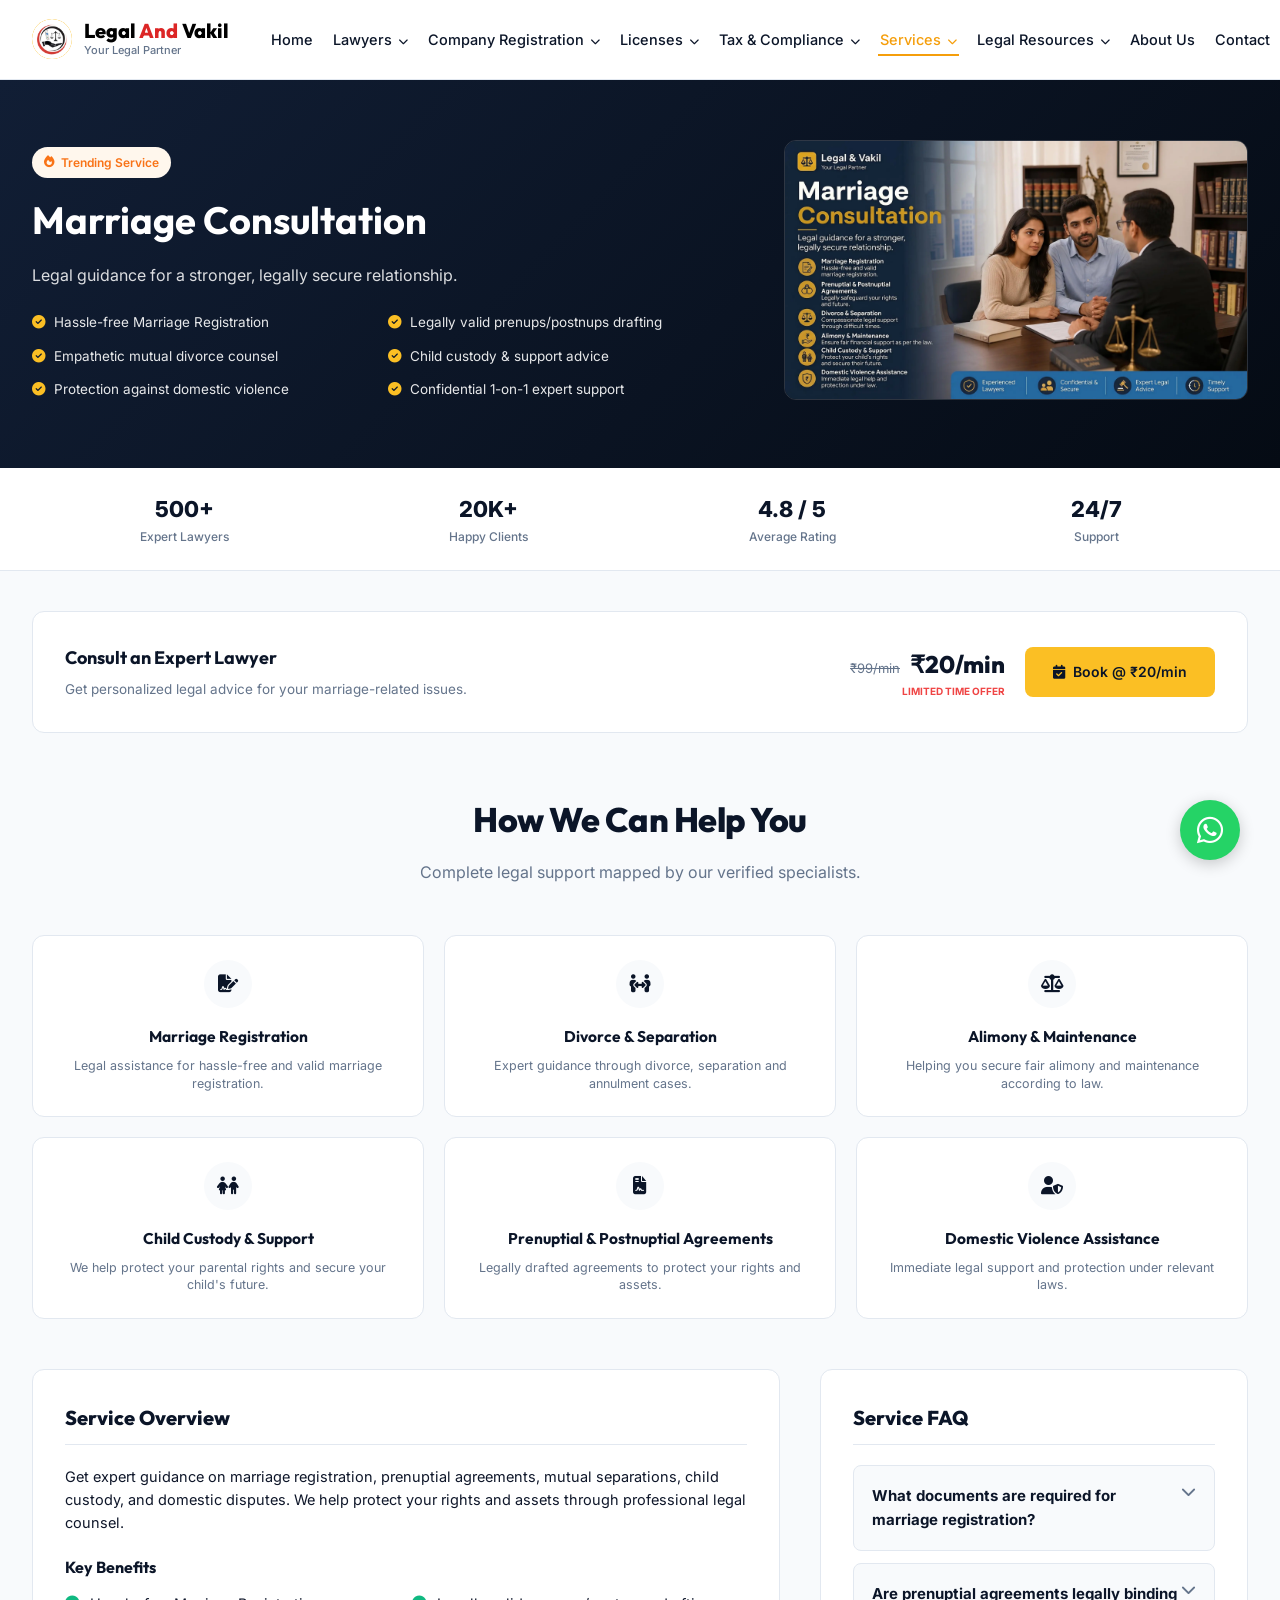
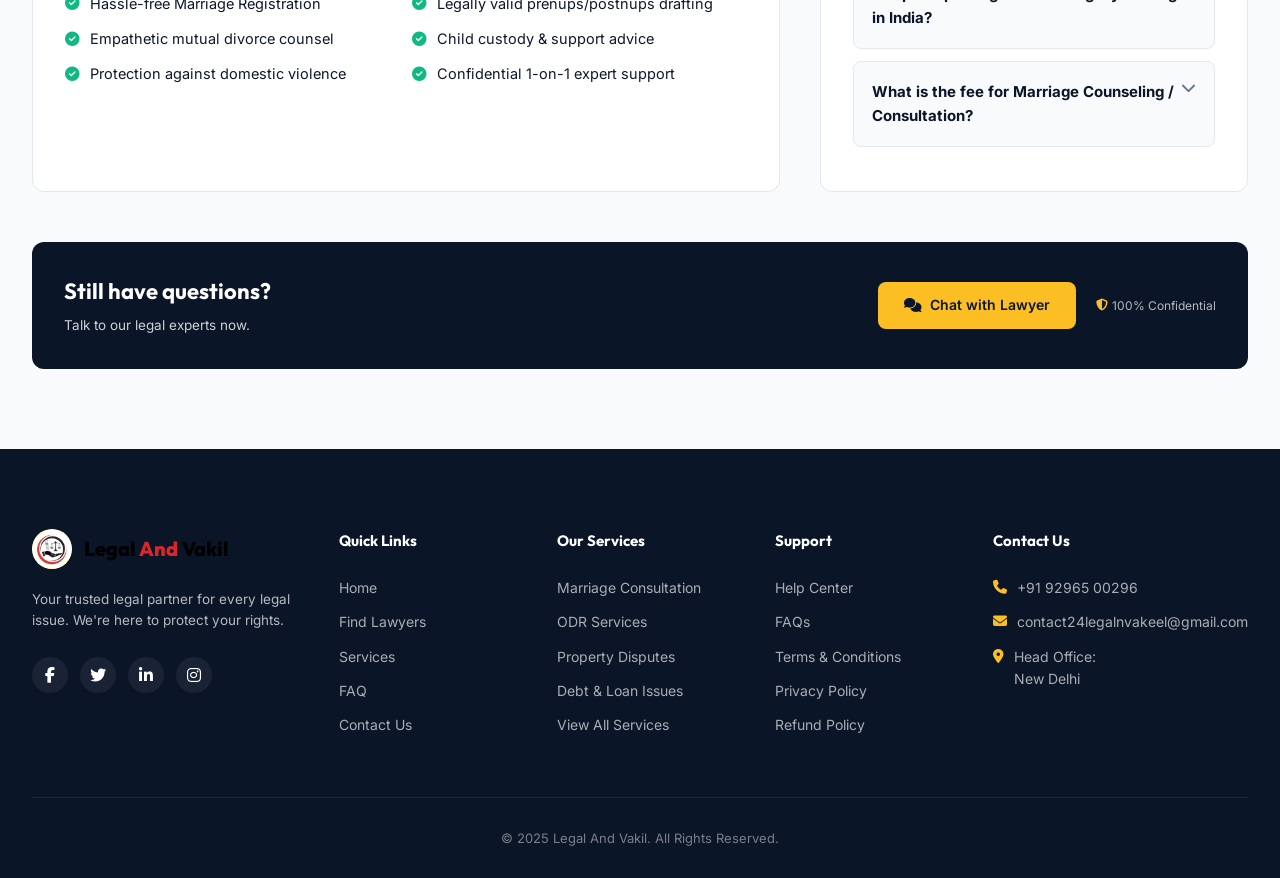
<file: service-details.html>
<!DOCTYPE html>
<html lang="en">

<head>
    <meta charset="UTF-8">
    <meta name="viewport" content="width=device-width, initial-scale=1.0">
    <title>Service Details | Legal And Vakil</title>
    <!-- Font Awesome -->
    <link rel="stylesheet" href="https://cdnjs.cloudflare.com/ajax/libs/font-awesome/6.4.0/css/all.min.css">
    <!-- Custom CSS -->
    <link rel="stylesheet" href="style.css">
</head>

<body>

    <!-- Header / Navigation -->
    <header>
        <div class="container" style="width: 100%;">
            <nav>
                <a href="index.html" class="logo-container">
                    <div class="logo-icon">
                        <img src="assets/logo.png" alt="Legal And Vakil Logo">
                    </div>
                    <div class="logo-text">
                        <span class="logo-title"><span class="logo-legal">Legal</span> <span class="logo-and">And</span> <span class="logo-vakil">Vakil</span></span>
                        <span class="logo-subtitle">Your Legal Partner</span>
                    </div>
                </a>

                <ul class="nav-links">
                    <li><a href="index.html">Home</a></li>
                    <li class="dropdown">
                        <a href="lawyers.html">Lawyers <i class="fas fa-chevron-down"
                                style="font-size: 10px; margin-left: 2px;"></i></a>
                        <ul class="dropdown-menu lawyers-dropdown">
                            <li><a href="lawyers.html?specialty=Criminal+Lawyer">Criminal Lawyer</a></li>
                            <li><a href="lawyers.html?specialty=Immigration+Lawyer">Immigration Lawyer</a></li>
                            <li><a href="lawyers.html?specialty=Family+Lawyer">Family Lawyer</a></li>
                            <li><a href="lawyers.html?specialty=Real+Estate+Lawyer">Real Estate Lawyer</a></li>
                            <li><a href="lawyers.html?specialty=Civil+Litigator">Civil Litigator</a></li>
                            <li><a href="lawyers.html?specialty=Environmental+Lawyer">Environmental Lawyer</a></li>
                            <li><a href="lawyers.html?specialty=Personal+Injury+Lawyer">Personal Injury Lawyer</a></li>
                            <li><a href="lawyers.html?specialty=Estate+Planning+Lawyer">Estate Planning Lawyer</a></li>
                            <li><a href="lawyers.html?specialty=Corporate+Lawyer">Corporate Lawyer</a></li>
                            <li><a href="lawyers.html?specialty=Bankruptcy+Lawyer">Bankruptcy Lawyer</a></li>
                            <li><a href="lawyers.html?specialty=Intellectual+Property+Lawyer">Intellectual Property
                                    Lawyer</a></li>
                            <li><a href="lawyers.html?specialty=Constitutional+Lawyer">Constitutional Lawyer</a></li>
                            <li><a href="lawyers.html?specialty=Tax+Lawyer">Tax Lawyer</a></li>
                            <li><a href="lawyers.html?specialty=Medical+Malpractice+Lawyer">Medical Malpractice
                                    Lawyer</a></li>
                            <li><a href="lawyers.html?specialty=Employment+Lawyer">Employment Lawyer</a></li>
                            <li><a href="lawyers.html?specialty=Entertainment+Lawyer">Entertainment Lawyer</a></li>
                            <li><a href="lawyers.html?specialty=Labor+Lawyer">Labor Lawyer</a></li>
                            <li><a href="lawyers.html?specialty=Insurance+Lawyer">Insurance Lawyer</a></li>
                            <li><a href="lawyers.html?specialty=Cyber+Lawyer">Cyber Lawyer</a></li>
                            <li><a href="lawyers.html?specialty=Banking+Lawyer">Banking Lawyer</a></li>
                        </ul>
                    </li>
                    <li class="dropdown mega-dropdown">
                        <a href="#">Company Registration <i class="fas fa-chevron-down"
                                style="font-size: 10px; margin-left: 2px;"></i></a>
                        <div class="dropdown-menu mega-menu">
                            <div class="mega-menu-content">
                                <!-- Column 1: Incorporation -->
                                <div class="mega-column">
                                    <h4 class="mega-title"><i class="fas fa-briefcase"></i> Incorporation</h4>
                                    <ul>
                                        <li><a href="service-details.html?service=pvt-ltd">Private Limited Company</a>
                                        </li>
                                        <li><a href="service-details.html?service=llp">LLP Registration</a></li>
                                        <li><a href="service-details.html?service=opc">One Person Company</a></li>
                                        <li><a href="service-details.html?service=public-ltd">Public Limited Company</a>
                                        </li>
                                        <li><a href="service-details.html?service=section-8">Section 8 Company</a></li>
                                        <li><a href="service-details.html?service=business">Business Registration
                                                License</a></li>
                                        <li><a href="service-details.html?service=nidhi">Nidhi Company Registration</a>
                                        </li>
                                        <li><a href="service-details.html?service=subsidiary">Indian Subsidiary
                                                Registration</a></li>
                                    </ul>
                                </div>
                                <!-- Column 2: Compliance -->
                                <div class="mega-column">
                                    <h4 class="mega-title"><i class="fas fa-briefcase"></i> Compliance</h4>
                                    <ul>
                                        <li><a href="service-details.html?service=din-kyc">Director DIN e KYC Update</a>
                                        </li>
                                        <li><a href="service-details.html?service=appointment-director">Appointment of
                                                Director</a></li>
                                        <li><a href="service-details.html?service=removal-director">Removal of
                                                Director</a></li>
                                        <li><a href="service-details.html?service=pvt-ltd-winding-up">Pvt. Ltd. Winding
                                                up</a></li>
                                        <li><a href="#">LLP Winding Up</a></li>
                                        <li><a href="service-details.html?service=increase-authorized-capital">Increase
                                                Authorized Capital</a></li>
                                        <li><a href="service-details.html?service=registered-office-change">Registered
                                                Office Change</a></li>
                                        <li><a href="service-details.html?service=change-company-name">Change Company
                                                Name</a></li>
                                        <li><a href="service-details.html?service=moa-amendment-pvt">MOA Amendment of
                                                Pvt. Ltd.</a></li>
                                        <li><a href="service-details.html?service=moa-amendment-public">MOA Amendment of
                                                Public Limited</a></li>
                                        <li><a href="service-details.html?service=moa-amendment-sec8">MOA Amendment of
                                                Section 8</a></li>
                                        <li><a href="service-details.html?service=share-transfer">Share Transfer</a>
                                        </li>
                                        <li><a href="service-details.html?service=jansamarth-registration">JanSamarth
                                                Registration</a></li>
                                        <li><a href="service-details.html?service=credit-management-analysis">Credit
                                                Management Analysis</a></li>
                                    </ul>
                                </div>
                                <!-- Column 3: Conversions & Winding Up -->
                                <div class="mega-column no-header">
                                    <ul>
                                        <li><a href="service-details.html?service=opc-to-pvt-ltd">OPC to PVT.
                                                Conversion</a></li>
                                        <li><a href="service-details.html?service=pvt-to-public-ltd">PVT. to Public Ltd
                                                Conversion</a></li>
                                        <li><a href="service-details.html?service=llp-to-pvt-ltd">LLP to PVT
                                                Conversion</a></li>
                                        <li><a href="service-details.html?service=sec-8-winding-up">Sec-8 Winding Up</a>
                                        </li>
                                        <li><a href="service-details.html?service=nidhi-winding-up">Nidhi Winding Up</a>
                                        </li>
                                        <li><a href="service-details.html?service=subsidiary-winding-up">Indian
                                                Subsidiary Windup</a></li>
                                    </ul>
                                </div>
                            </div>
                        </div>
                    </li>
                    <li class="dropdown">
                        <a href="#">Licenses <i class="fas fa-chevron-down"
                                style="font-size: 10px; margin-left: 2px;"></i></a>
                        <ul class="dropdown-menu licenses-dropdown">
                            <li><a href="service-details.html?service=fssai-registration">FSSAI Registration</a></li>
                            <li><a href="service-details.html?service=fssai-food-labeling">FSSAI Food Labeling
                                    Compliance</a></li>
                            <li><a href="service-details.html?service=fssai-renewal">FSSAI Renewal</a></li>
                            <li><a href="service-details.html?service=fssai-annual-return">FSSAI Annual Return
                                    Filing</a></li>
                            <li><a href="service-details.html?service=fssai-modification">FSSAI Modification</a></li>
                            <li><a href="service-details.html?service=bis-certificate">BIS Certificate</a></li>
                            <li><a href="service-details.html?service=import-export-code">Import Export Code</a></li>
                            <li><a href="service-details.html?service=import-export-modification">Import Export Code
                                    Modification</a></li>
                        </ul>
                    </li>
                    <li class="dropdown mega-dropdown">
                        <a href="#">Tax & Compliance <i class="fas fa-chevron-down"
                                style="font-size: 10px; margin-left: 2px;"></i></a>
                        <div class="dropdown-menu mega-menu">
                            <div class="mega-menu-content">
                                <!-- Column 1: GST -->
                                <div class="mega-column">
                                    <h4 class="mega-title"><i class="fas fa-chart-pie"></i> GST</h4>
                                    <ul>
                                        <li><a href="service-details.html?service=gst-registration">GST Registration</a>
                                        </li>
                                        <li><a href="service-details.html?service=gst-return-filing">GST Return
                                                Filing</a></li>
                                        <li><a href="service-details.html?service=gst-nil-return-filing">GST Nil Return
                                                Filing</a></li>
                                        <li><a href="service-details.html?service=gst-modification">GST Modification</a>
                                        </li>
                                        <li><a href="service-details.html?service=gstr-9-annual-filing">GSTR-9 Annual
                                                Filing</a></li>
                                        <li><a href="service-details.html?service=gst-lut-filing">GST LUT Filing</a>
                                        </li>
                                        <li><a href="service-details.html?service=gst-eway-bill">GST E-Way Bill</a></li>
                                    </ul>
                                </div>
                                <!-- Column 2: Annual Compliances & Others -->
                                <div class="mega-column">
                                    <h4 class="mega-title"><i class="fas fa-chart-pie"></i> Annual Compliances & Others
                                    </h4>
                                    <ul>
                                        <li><a href="service-details.html?service=online-annual-compliance-filing">Annual
                                                Compliance & Filing</a></li>
                                        <li><a href="service-details.html?service=annual-compliance-bookkeeping">Annual
                                                Compliance & Bookkeeping</a></li>
                                        <li><a href="service-details.html?service=online-tax-planning-consultancy">Tax
                                                Planning & Consultancy</a></li>
                                        <li><a href="service-details.html?service=tax-compliance-guide">Tax &
                                                Compliance</a></li>
                                        <li><a href="service-details.html?service=online-bookkeeping-service">Online
                                                Bookkeeping</a></li>
                                        <li><a
                                                href="service-details.html?service=section-8-company-compliance-filing">12A-80G-CSR</a>
                                        </li>
                                        <li><a href="service-details.html?service=project-report-preparation">Project
                                                Report</a></li>
                                        <li><a href="service-details.html?service=online-filing-dpt-3">DPT-3 Filing</a>
                                        </li>
                                        <li><a href="service-details.html?service=ngo-darpan-registration">NGO DARPAN
                                                Registration</a></li>
                                    </ul>
                                </div>
                                <!-- Column 3: Payroll Compliance -->
                                <div class="mega-column">
                                    <h4 class="mega-title"><i class="fas fa-chart-pie"></i> Payroll Compliance</h4>
                                    <ul>
                                        <li><a href="service-details.html?service=pf-esic-registration">PF-ESIC
                                                Registration</a></li>
                                        <li><a href="service-details.html?service=esic-return-filing">PF-ESIC Return
                                                Filing</a></li>
                                        <li><a href="service-details.html?service=esic-registration">ESIC
                                                Registration</a></li>
                                    </ul>
                                </div>
                            </div>
                        </div>
                    </li>
                    <li class="dropdown">
                        <a href="services.html" class="active">Services <i class="fas fa-chevron-down"
                                style="font-size: 10px; margin-left: 2px;"></i></a>
                        <ul class="dropdown-menu">
                            <li><a href="service-details.html?service=marriage">Marriage Consultation</a></li>
                            <li><a href="service-details.html?service=odr">ODR Services</a></li>
                            <li><a href="service-details.html?service=property">Property Disputes</a></li>
                            <li><a href="service-details.html?service=business">Corporate & Setup</a></li>
                            <li class="divider" style="border-top: 1px solid rgba(0,0,0,0.08); margin: 4px 0;"></li>
                            <li class="dropdown-header"
                                style="padding: 4px 16px; font-size: 11px; font-weight: bold; text-transform: uppercase; color: var(--text-muted);">
                                Company Setup</li>
                            <li><a href="service-details.html?service=pvt-ltd">Private Limited Company</a></li>
                            <li><a href="service-details.html?service=llp">LLP Registration</a></li>
                            <li><a href="service-details.html?service=opc">One Person Company</a></li>
                            <li><a href="service-details.html?service=section-8">Section 8 Company</a></li>
                            <li><a href="service-details.html?service=public-ltd">Public Limited Company</a></li>
                            <li><a href="service-details.html?service=nidhi">Nidhi Company</a></li>
                            <li><a href="service-details.html?service=subsidiary">Indian Subsidiary</a></li>
                        </ul>
                    </li>
                    <li class="dropdown">
                        <a href="#">Legal Resources <i class="fas fa-chevron-down"
                                style="font-size: 10px; margin-left: 2px;"></i></a>
                        <ul class="dropdown-menu">
                            <li><a href="faq.html">FAQ</a></li>
                        </ul>
                    </li>
                    <li><a href="about.html">About Us</a></li>
                    <li><a href="contact.html">Contact</a></li>
                    <li class="mobile-action-item"><a href="search.html"><i class="fas fa-magnifying-glass"
                                style="margin-right: 6px;"></i> Search</a></li>
                    <li class="mobile-action-item"><a href="login.html"><i class="fas fa-sign-in-alt"
                                style="margin-right: 6px;"></i> Login</a></li>
                    <li class="mobile-action-item"><a href="signup.html"><i class="fas fa-user-plus"
                                style="margin-right: 6px;"></i> Sign Up</a></li>
                </ul>

                <div class="nav-actions">
                    <a href="search.html" style="color: inherit; text-decoration: none;" aria-label="Search"><i
                            class="fas fa-magnifying-glass search-icon-btn"></i></a>
                    <a href="login.html" class="btn btn-outline"
                        style="padding: 8px 18px; border-radius: 6px;">Login</a>
                    <a href="signup.html" class="btn btn-primary" style="padding: 8px 18px; border-radius: 6px;">Sign
                        Up</a>
                    <div class="mobile-menu" id="mobile-menu"
                        style="display: none; cursor: pointer; font-size: 20px; padding: 8px; margin-left: 8px;"><i
                            class="fas fa-bars"></i></div>
                </div>
            </nav>
        </div>
    </header>



    <!-- Service Details Hero Section -->
    <section class="service-details-hero" id="service-details-container">
        <div class="container">
            <div class="service-hero-grid">

                <!-- Left Column Details -->
                <div class="reveal-onload">
                    <span class="badge badge-warning"
                        style="margin-bottom: 12px; background:#fff7ed; color:#f97316; font-size:12px;">
                        <i class="fas fa-fire"></i> Trending Service
                    </span>
                    <h1 id="service-detail-title" style="color:white; font-size:38px; margin-bottom:12px;">Marriage
                        Consultation</h1>
                    <p id="service-detail-subtitle"
                        style="color:rgba(255,255,255,0.85); font-size:16px; margin-bottom:24px;">Legal guidance for a
                        stronger, legally secure relationship.</p>

                    <!-- Bullets container populated dynamically -->
                    <div class="service-hero-bullets" id="service-hero-bullets">
                        <!-- Populated by JS -->
                    </div>
                </div>

                <!-- Right Column Image wrapper -->
                <div class="reveal-onload" style="text-align: right;">
                    <img id="service-detail-image"
                        src="https://images.unsplash.com/photo-1516589178581-6cd7833ae3b2?auto=format&fit=crop&q=80&w=600"
                        alt="Holding hands"
                        style="border-radius: var(--radius-md); max-height: 260px; max-width: 100%; height: auto; width: auto; border: 1px solid rgba(255,255,255,0.15);">
                </div>

            </div>
        </div>
    </section>

    <!-- Stats Bar -->
    <section class="directory-stats-bar" style="background-color: white; border-bottom: 1px solid var(--border-color);">
        <div class="container">
            <div class="directory-stats-grid">
                <div class="dir-stat-item">
                    <strong>500+</strong>
                    <span>Expert Lawyers</span>
                </div>
                <div class="dir-stat-item">
                    <strong>20K+</strong>
                    <span>Happy Clients</span>
                </div>
                <div class="dir-stat-item">
                    <strong>4.8 / 5</strong>
                    <span>Average Rating</span>
                </div>
                <div class="dir-stat-item">
                    <strong>24/7</strong>
                    <span>Support</span>
                </div>
            </div>
        </div>
    </section>

    <!-- Consultation CTA Block -->
    <section id="standard-consultation-section" style="background-color: var(--bg-neutral); padding: 40px 0 20px;">
        <div class="container">
            <div class="match-banner reveal"
                style="background-color: white; border: 1px solid var(--border-color); color: var(--text-main);">
                <div class="match-banner-text">
                    <h4 style="color:var(--primary); font-size:18px;">Consult an Expert Lawyer</h4>
                    <p style="color:var(--text-muted); font-size:13.5px;">Get personalized legal advice for your
                        marriage-related issues.</p>
                </div>
                <div style="display:flex; align-items:center; gap:20px;">
                    <div style="text-align: right;">
                        <span id="service-original-price"
                            style="text-decoration:line-through; color:var(--text-muted); font-size:13px; margin-right:6px;">₹499</span>
                        <span id="service-discounted-price"
                            style="font-size:24px; font-weight:800; color:var(--primary); font-family:'Outfit';">₹99</span>
                        <div style="color:var(--danger); font-size:10px; font-weight:700; text-transform:uppercase;">
                            Limited Time Offer</div>
                    </div>
                    <a href="#" class="btn btn-primary book-call-btn" id="service-book-btn" data-id="sneha"
                        style="padding:14px 28px;"><i class="fas fa-calendar-check"></i> Book @ ₹99</a>
                </div>
            </div>
        </div>
    </section>

    <!-- Company Registration Required Documents Block -->
    <section id="company-documents-section"
        style="display:none; background-color: white; padding: 60px 0 80px; border-top: 1px solid var(--border-color); border-bottom: 1px solid var(--border-color);">
        <div class="container">
            <h2
                style="text-align: center; color: #15803d; font-family: 'Outfit', sans-serif; font-weight: 700; margin-bottom: 50px; font-size: 28px;">
                Required Document</h2>
            <div class="company-documents-grid">
                <!-- Item 1 -->
                <div class="document-item">
                    <div class="document-icon"><i class="fa-solid fa-camera"></i></div>
                    <div class="document-number">01</div>
                    <div class="document-text">Passport Size Photograph</div>
                </div>
                <!-- Item 2 -->
                <div class="document-item">
                    <div class="document-icon"><i class="fa-solid fa-id-card"></i></div>
                    <div class="document-number">02</div>
                    <div class="document-text">PAN Card</div>
                </div>
                <!-- Item 3 -->
                <div class="document-item">
                    <div class="document-icon"><i class="fa-solid fa-location-dot"></i></div>
                    <div class="document-number">03</div>
                    <div class="document-text" style="font-weight: 600;">Registered Office Proof</div>
                    <div class="document-subtext">Copy of Electricity Bill / Water Bill / Gas Bill</div>
                </div>
                <!-- Item 4 -->
                <div class="document-item">
                    <div class="document-icon"><i class="fa-solid fa-id-badge"></i></div>
                    <div class="document-number">04</div>
                    <div class="document-text">Copy of Aadhaar Card</div>
                </div>
                <!-- Item 5 -->
                <div class="document-item">
                    <div class="document-icon"><i class="fa-solid fa-map-location-dot"></i></div>
                    <div class="document-number">05</div>
                    <div class="document-text">Address Proof</div>
                </div>
                <!-- Item 6 -->
                <div class="document-item">
                    <div class="document-icon"><i class="fa-solid fa-file-signature"></i></div>
                    <div class="document-number">06</div>
                    <div class="document-text">No Objection Certificate</div>
                </div>
            </div>
        </div>
    </section>

    <!-- Custom Buy Service CTA Block -->
    <section id="custom-buy-service-section"
        style="display:none; background-color: var(--bg-neutral); padding: 40px 0;">
        <div class="container" style="max-width: 800px; margin: 0 auto;">
            <div class="match-banner reveal"
                style="background-color: white; border: 1px solid var(--border-color); color: var(--text-main); display: flex; justify-content: space-between; align-items: center; padding: 24px; border-radius: 12px; box-shadow: var(--shadow-sm); gap: 20px; flex-wrap: wrap;">
                <div class="match-banner-text">
                    <h4 id="buy-service-title"
                        style="color:var(--primary); font-size:20px; font-weight:700; margin-bottom: 6px;">Ready to
                        Start?</h4>
                    <p style="color:var(--text-muted); font-size:14px; margin: 0;">Get complete assistance from our
                        professional legal compliance panel.</p>
                </div>
                <div>
                    <a href="#" class="btn btn-primary book-call-btn" id="custom-buy-btn" data-id="rohan"
                        style="padding:14px 28px; font-weight:600; display: inline-flex; align-items: center; gap: 8px; white-space: nowrap;"><i
                            class="fa-solid fa-cart-shopping"></i> Buy Service</a>
                </div>
            </div>
        </div>
    </section>

    <!-- Company Registration Pricing Block -->
    <section id="company-pricing-section"
        style="display:none; background-color: var(--bg-neutral); padding: 40px 0 60px;">
        <div class="container">
            <h2
                style="text-align: center; color: #15803d; font-family: 'Outfit', sans-serif; font-weight: 700; margin-bottom: 40px; font-size: 28px;">
                Our Fees</h2>
            <div class="company-pricing-tabs" id="company-pricing-tabs">
                <!-- Dynamically populated -->
            </div>
            <div class="company-pricing-details" id="company-pricing-details">
                <!-- Dynamically populated -->
            </div>
        </div>
    </section>

    <!-- How We Can Help You Section -->
    <section id="marriage-help-section" style="background-color: var(--bg-neutral); padding: 40px 0 80px;">
        <div class="container">
            <div class="section-head">
                <h2>How We Can Help You</h2>
                <p>Complete legal support mapped by our verified specialists.</p>
            </div>

            <div class="help-grid-6">
                <!-- Card 1 -->
                <div class="help-card reveal">
                    <div class="help-icon"><i class="fas fa-file-signature"></i></div>
                    <h4>Marriage Registration</h4>
                    <p>Legal assistance for hassle-free and valid marriage registration.</p>
                </div>
                <!-- Card 2 -->
                <div class="help-card reveal">
                    <div class="help-icon"><i class="fas fa-people-arrows"></i></div>
                    <h4>Divorce & Separation</h4>
                    <p>Expert guidance through divorce, separation and annulment cases.</p>
                </div>
                <!-- Card 3 -->
                <div class="help-card reveal">
                    <div class="help-icon"><i class="fas fa-scale-balanced"></i></div>
                    <h4>Alimony & Maintenance</h4>
                    <p>Helping you secure fair alimony and maintenance according to law.</p>
                </div>
                <!-- Card 4 -->
                <div class="help-card reveal">
                    <div class="help-icon"><i class="fas fa-children"></i></div>
                    <h4>Child Custody & Support</h4>
                    <p>We help protect your parental rights and secure your child's future.</p>
                </div>
                <!-- Card 5 -->
                <div class="help-card reveal">
                    <div class="help-icon"><i class="fas fa-file-contract"></i></div>
                    <h4>Prenuptial & Postnuptial Agreements</h4>
                    <p>Legally drafted agreements to protect your rights and assets.</p>
                </div>
                <!-- Card 6 -->
                <div class="help-card reveal">
                    <div class="help-icon"><i class="fas fa-user-shield"></i></div>
                    <h4>Domestic Violence Assistance</h4>
                    <p>Immediate legal support and protection under relevant laws.</p>
                </div>
            </div>

            <!-- Overview Description & Benefits grid -->
            <div class="pricing-layout-grid" style="margin-top: 50px; grid-template-columns: 1.4fr 0.8fr;">
                <div class="profile-card-block reveal" style="margin-bottom:0;">
                    <h2>Service Overview</h2>
                    <p class="profile-bio-text" id="service-detail-overview" style="margin-bottom:20px;">
                        Marriage and relationship matters require sensitive, confidential, and accurate legal advice. We
                        provide end-to-end guidance to resolve family matters amicably or represent you robustly in
                        court if required.
                    </p>
                    <h3 style="font-size:16px; margin-bottom:12px; font-weight:700;">Key Benefits</h3>
                    <div id="service-benefits-list" style="display:grid; grid-template-columns: 1fr 1fr; gap:12px;">
                        <!-- Populated by JS -->
                    </div>
                </div>

                <div class="profile-card-block reveal" style="margin-bottom:0;">
                    <h2>Service FAQ</h2>
                    <div id="service-faq-container">
                        <!-- Populated by JS -->
                    </div>
                </div>
            </div>

            <!-- Bottom CTA Banner -->
            <div class="match-banner reveal" style="margin-top: 50px; background-color: var(--primary);">
                <div class="match-banner-text">
                    <h4 style="font-size:22px; color:white;">Still have questions?</h4>
                    <p>Talk to our legal experts now.</p>
                </div>
                <div style="display:flex; align-items:center; gap:20px;">
                    <a href="contact.html" class="btn btn-primary"><i class="fas fa-comments"></i> Chat with Lawyer</a>
                    <span
                        style="color:rgba(255,255,255,0.7); font-size:12px; display:inline-flex; align-items:center; gap:4px;"><i
                            class="fas fa-shield-halved" style="color:var(--secondary);"></i> 100% Confidential</span>
                </div>
            </div>
        </div>
    </section>

    <!-- Footer -->
    <footer>
        <div class="container">
            <div class="footer-grid">
                <!-- Col 1 -->
                <div class="footer-col" style="grid-column: span 1.5;">
                    <a href="index.html" class="logo-container" style="margin-bottom: 20px; display: inline-flex;">
                        <div class="logo-icon">
                            <img src="assets/logo.png" alt="Legal And Vakil Logo">
                        </div>
                        <div class="logo-text">
                            <span class="logo-title"><span class="logo-legal">Legal</span> <span class="logo-and">And</span> <span class="logo-vakil">Vakil</span></span>
                        </div>
                    </a>
                    <p style="font-size: 13.5px; margin-bottom: 25px;">Your trusted legal partner for every legal issue.
                        We're here to protect your rights.</p>
                    <div class="social-links">
                        <a href="#"><i class="fab fa-facebook-f"></i></a>
                        <a href="#"><i class="fab fa-twitter"></i></a>
                        <a href="#"><i class="fab fa-linkedin-in"></i></a>
                        <a href="#"><i class="fab fa-instagram"></i></a>
                    </div>
                </div>

                <!-- Col 2 -->
                <div class="footer-col">
                    <h4>Quick Links</h4>
                    <ul>
                        <li><a href="index.html">Home</a></li>
                        <li><a href="lawyers.html">Find Lawyers</a></li>
                        <li><a href="services.html">Services</a></li>
                        <li><a href="faq.html">FAQ</a></li>
                        <li><a href="contact.html">Contact Us</a></li>
                    </ul>
                </div>

                <!-- Col 3 -->
                <div class="footer-col">
                    <h4>Our Services</h4>
                    <ul>
                        <li><a href="service-details.html?service=marriage">Marriage Consultation</a></li>
                        <li><a href="service-details.html?service=odr">ODR Services</a></li>
                        <li><a href="service-details.html?service=property">Property Disputes</a></li>
                        <li><a href="service-details.html?service=debt">Debt & Loan Issues</a></li>
                        <li><a href="services.html">View All Services</a></li>
                    </ul>
                </div>

                <!-- Col 4 -->
                <div class="footer-col">
                    <h4>Support</h4>
                    <ul>
                        <li><a href="contact.html">Help Center</a></li>
                        <li><a href="faq.html">FAQs</a></li>
                        <li><a href="terms.html">Terms & Conditions</a></li>
                        <li><a href="privacy.html">Privacy Policy</a></li>
                        <li><a href="refund.html">Refund Policy</a></li>
                    </ul>
                </div>

                <!-- Col 5 -->
                <div class="footer-col">
                    <h4>Contact Us</h4>
                    <ul class="contact-info-list">
                        <li><i class="fas fa-phone"></i> <span>+91 92965 00296</span></li>
                        <li><i class="fas fa-envelope"></i> <span>contact24legalnvakeel@gmail.com</span></li>
                        <li><i class="fas fa-location-dot"></i> <span>Head Office:<br>New Delhi</span></li>
                    </ul>
                </div>
            </div>

            <div class="footer-bottom">
                &copy; 2025 Legal And Vakil. All Rights Reserved.
            </div>
        </div>
    </footer>

    <!-- Booking Modal -->
    <div id="bookingModal" class="modal">
        <div class="modal-content">
            <div class="modal-header">
                <h3>Book Consultation</h3>
                <button class="close-modal">&times;</button>
            </div>
            <div class="modal-body">
                <form id="bookingForm">
                    <input type="hidden" id="modal-lawyer-id" value="">
                    <div class="form-group">
                        <label for="book-name">Full Name</label>
                        <input type="text" id="book-name" placeholder="John Doe" required>
                    </div>
                    <div class="form-group">
                        <label for="book-email">Email Address</label>
                        <input type="email" id="book-email" placeholder="john@example.com" required>
                    </div>
                    <div class="form-group">
                        <label for="book-phone">Phone Number</label>
                        <input type="tel" id="book-phone" placeholder="+91 92965 00296" required>
                    </div>
                    <div class="form-group">
                        <label for="book-subject">Inquiry Subject</label>
                        <select id="book-subject" required>
                            <option value="" disabled selected>Select Inquiry Subject</option>
                            <option value="Marriage Consultation">Marriage Consultation</option>
                            <option value="Online Dispute Resolution">Online Dispute Resolution</option>
                            <option value="Property Disputes">Property Disputes</option>
                            <option value="Business setup & Legal">Business setup & Legal</option>
                            <option value="Criminal Defense">Criminal Defense</option>
                            <option value="Debt & Loan Issues">Debt & Loan Issues</option>
                            <option value="Trademark & Patents">Trademark & Patents</option>
                            <option value="Other Legal Help">Other Legal Help</option>
                        </select>
                    </div>
                    <div class="form-group">
                        <label for="book-message">Your Message</label>
                        <textarea id="book-message" rows="4" placeholder="Briefly describe your legal requirement..."
                            required></textarea>
                    </div>
                    <button type="submit" class="btn btn-primary" style="width: 100%; padding: 14px;">Confirm & Book
                        Call</button>
                </form>
            </div>
        </div>
    </div>

    <!-- Status Feedback Modal -->
    <div id="statusModal" class="modal">
        <div class="status-modal-content" id="status-modal-body">
            <!-- Populated dynamically by JS -->
        </div>
    </div>

    <!-- Floating WhatsApp Button -->
    <a href="https://wa.me/919296500296?text=Hello%20Legal%20%26%20Vakil,%20I%20have%20a%20legal%20query."
        class="whatsapp-float" target="_blank" aria-label="Chat on WhatsApp">
        <i class="fab fa-whatsapp"></i>
    </a>

    <!-- Main JavaScript -->
    <script src="script.js"></script>
</body>

</html>
</file>
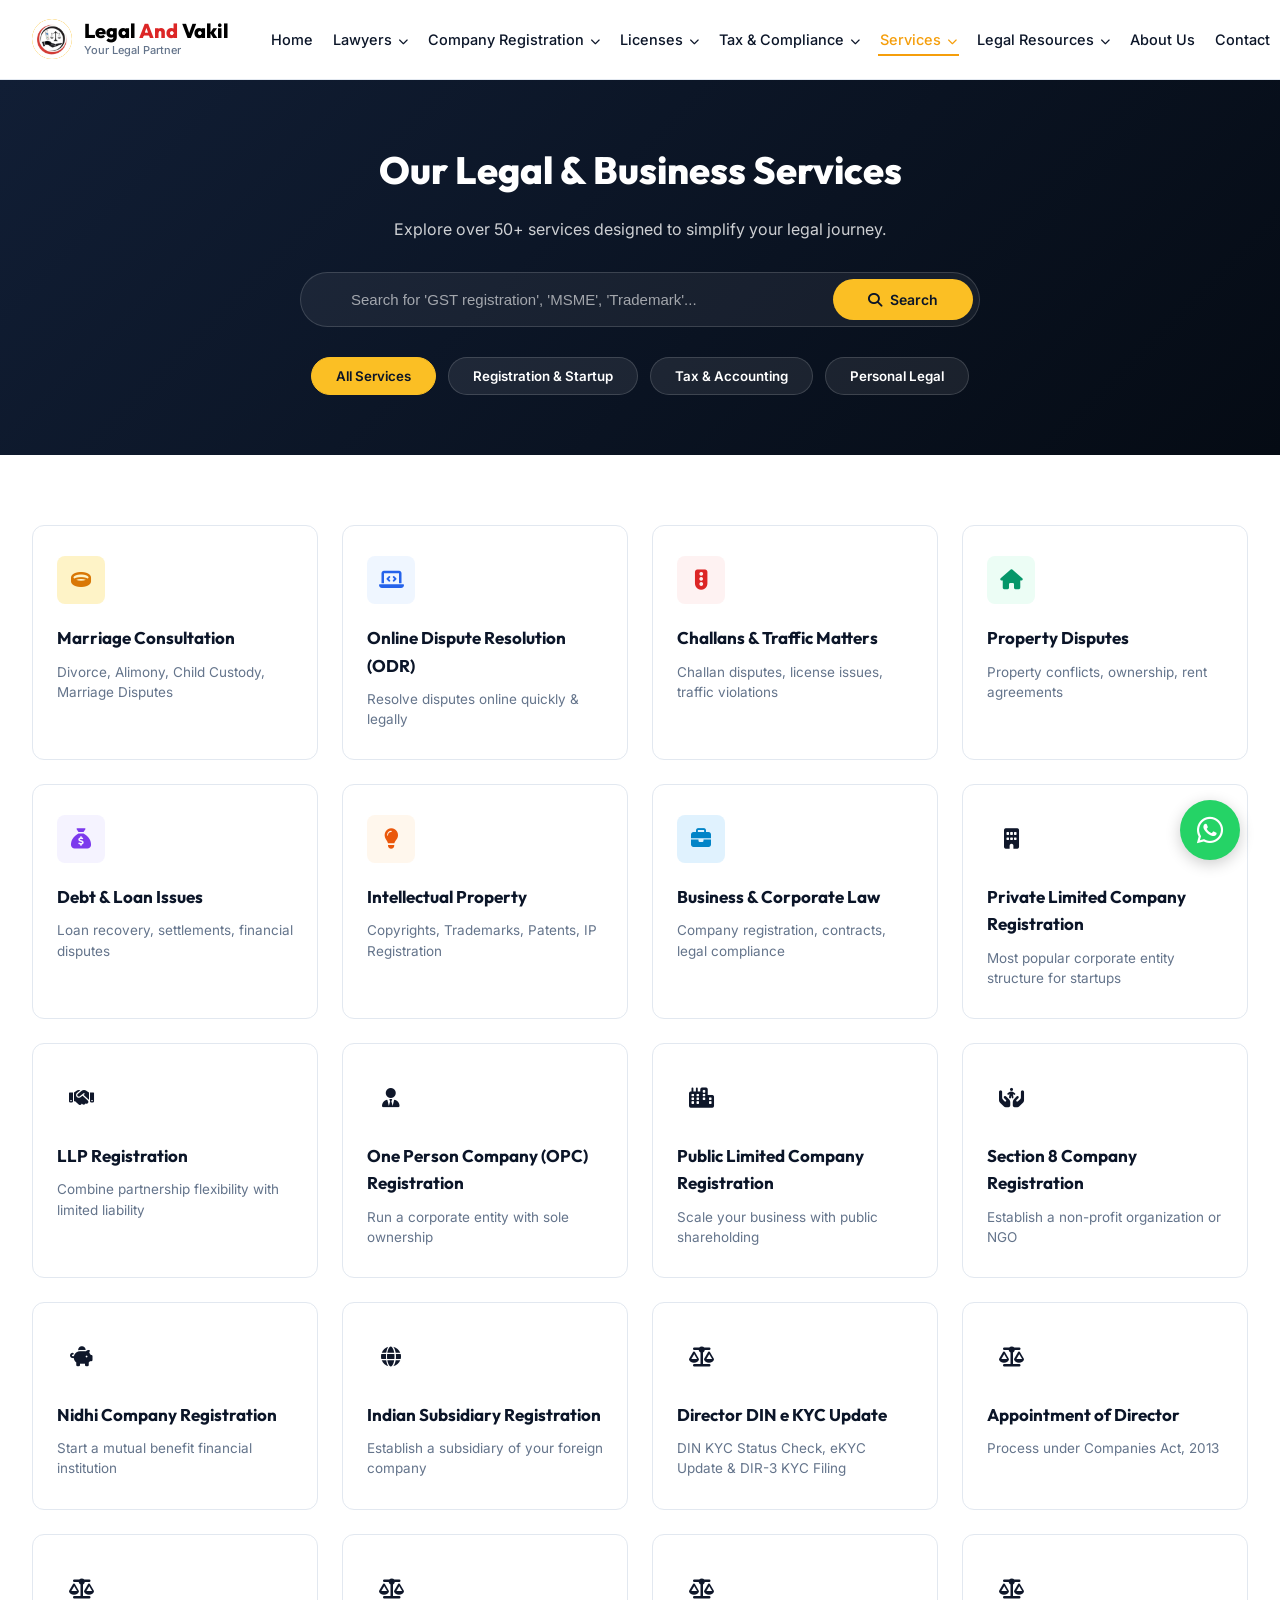
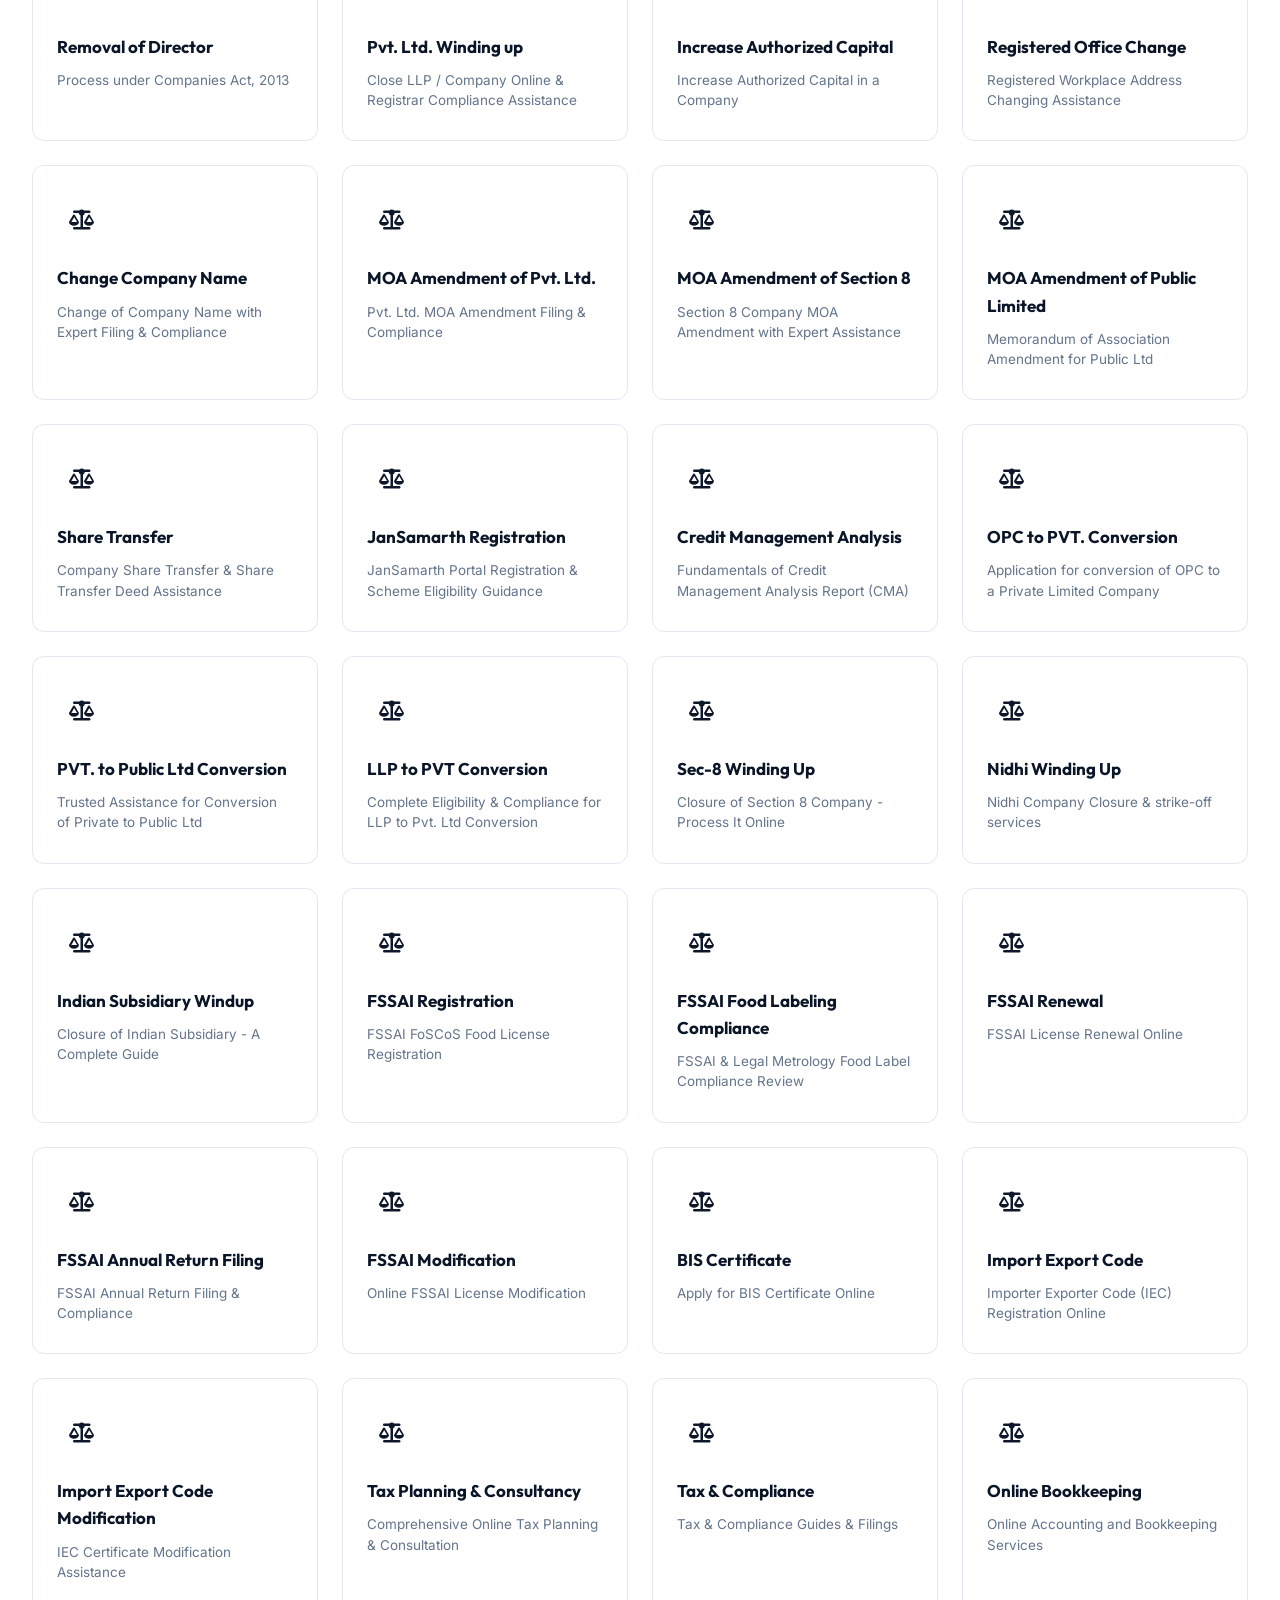
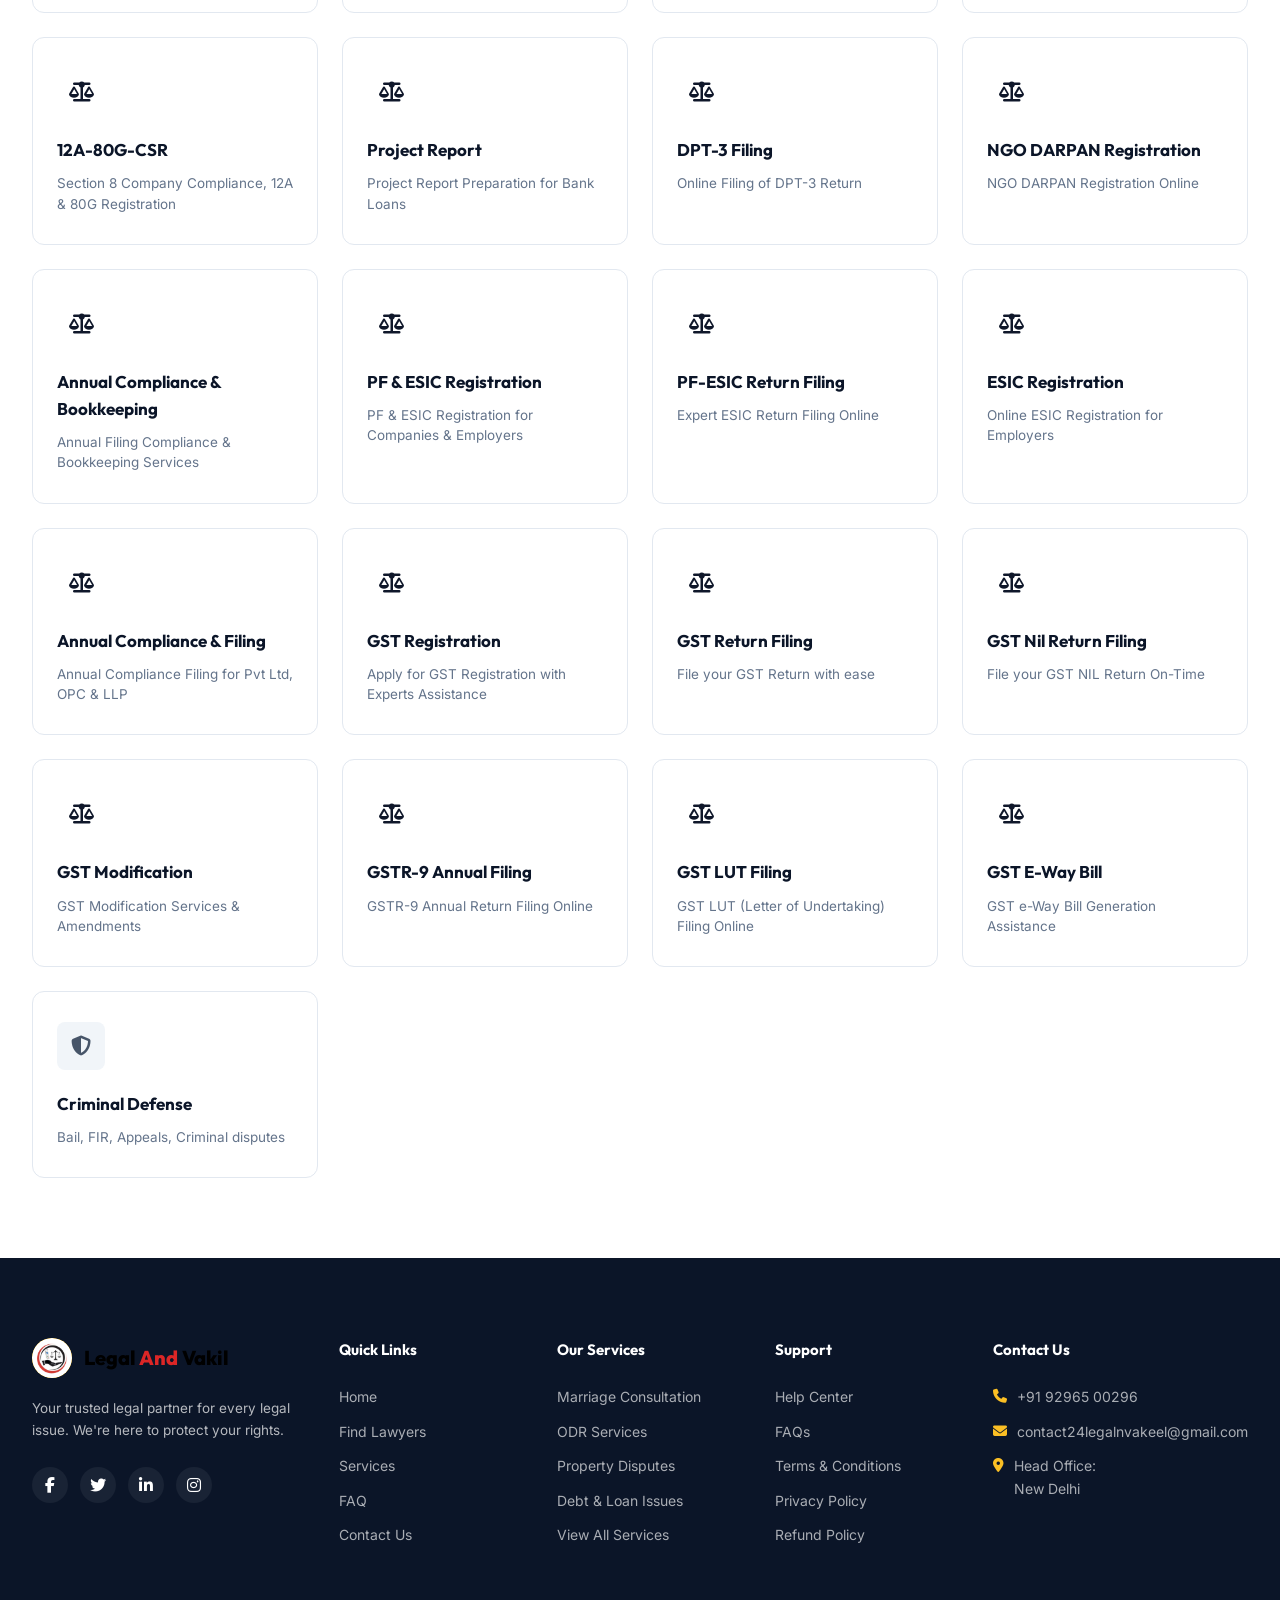
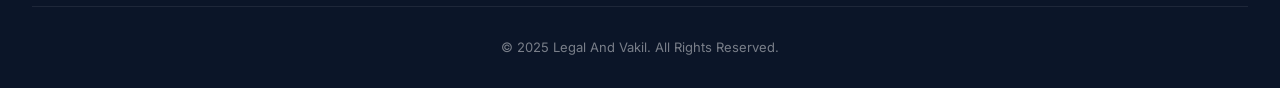
<file: services.html>
<!DOCTYPE html>
<html lang="en">

<head>
    <meta charset="UTF-8">
    <meta name="viewport" content="width=device-width, initial-scale=1.0">
    <title>Our Legal & Business Services | Legal And Vakil</title>
    <!-- Font Awesome -->
    <link rel="stylesheet" href="https://cdnjs.cloudflare.com/ajax/libs/font-awesome/6.4.0/css/all.min.css">
    <!-- Custom CSS -->
    <link rel="stylesheet" href="style.css">
</head>

<body>

    <!-- Header / Navigation -->
    <header>
        <div class="container" style="width: 100%;">
            <nav>
                <a href="index.html" class="logo-container">
                    <div class="logo-icon">
                        <img src="assets/logo.png" alt="Legal And Vakil Logo">
                    </div>
                    <div class="logo-text">
                        <span class="logo-title"><span class="logo-legal">Legal</span> <span class="logo-and">And</span> <span class="logo-vakil">Vakil</span></span>
                        <span class="logo-subtitle">Your Legal Partner</span>
                    </div>
                </a>

                <ul class="nav-links">
                    <li><a href="index.html">Home</a></li>
                    <li class="dropdown">
                        <a href="lawyers.html">Lawyers <i class="fas fa-chevron-down"
                                style="font-size: 10px; margin-left: 2px;"></i></a>
                        <ul class="dropdown-menu lawyers-dropdown">
                            <li><a href="lawyers.html?specialty=Criminal+Lawyer">Criminal Lawyer</a></li>
                            <li><a href="lawyers.html?specialty=Immigration+Lawyer">Immigration Lawyer</a></li>
                            <li><a href="lawyers.html?specialty=Family+Lawyer">Family Lawyer</a></li>
                            <li><a href="lawyers.html?specialty=Real+Estate+Lawyer">Real Estate Lawyer</a></li>
                            <li><a href="lawyers.html?specialty=Civil+Litigator">Civil Litigator</a></li>
                            <li><a href="lawyers.html?specialty=Environmental+Lawyer">Environmental Lawyer</a></li>
                            <li><a href="lawyers.html?specialty=Personal+Injury+Lawyer">Personal Injury Lawyer</a></li>
                            <li><a href="lawyers.html?specialty=Estate+Planning+Lawyer">Estate Planning Lawyer</a></li>
                            <li><a href="lawyers.html?specialty=Corporate+Lawyer">Corporate Lawyer</a></li>
                            <li><a href="lawyers.html?specialty=Bankruptcy+Lawyer">Bankruptcy Lawyer</a></li>
                            <li><a href="lawyers.html?specialty=Intellectual+Property+Lawyer">Intellectual Property
                                    Lawyer</a></li>
                            <li><a href="lawyers.html?specialty=Constitutional+Lawyer">Constitutional Lawyer</a></li>
                            <li><a href="lawyers.html?specialty=Tax+Lawyer">Tax Lawyer</a></li>
                            <li><a href="lawyers.html?specialty=Medical+Malpractice+Lawyer">Medical Malpractice
                                    Lawyer</a></li>
                            <li><a href="lawyers.html?specialty=Employment+Lawyer">Employment Lawyer</a></li>
                            <li><a href="lawyers.html?specialty=Entertainment+Lawyer">Entertainment Lawyer</a></li>
                            <li><a href="lawyers.html?specialty=Labor+Lawyer">Labor Lawyer</a></li>
                            <li><a href="lawyers.html?specialty=Insurance+Lawyer">Insurance Lawyer</a></li>
                            <li><a href="lawyers.html?specialty=Cyber+Lawyer">Cyber Lawyer</a></li>
                            <li><a href="lawyers.html?specialty=Banking+Lawyer">Banking Lawyer</a></li>
                        </ul>
                    </li>
                    <li class="dropdown mega-dropdown">
                        <a href="#">Company Registration <i class="fas fa-chevron-down"
                                style="font-size: 10px; margin-left: 2px;"></i></a>
                        <div class="dropdown-menu mega-menu">
                            <div class="mega-menu-content">
                                <!-- Column 1: Incorporation -->
                                <div class="mega-column">
                                    <h4 class="mega-title"><i class="fas fa-briefcase"></i> Incorporation</h4>
                                    <ul>
                                        <li><a href="service-details.html?service=pvt-ltd">Private Limited Company</a>
                                        </li>
                                        <li><a href="service-details.html?service=llp">LLP Registration</a></li>
                                        <li><a href="service-details.html?service=opc">One Person Company</a></li>
                                        <li><a href="service-details.html?service=public-ltd">Public Limited Company</a>
                                        </li>
                                        <li><a href="service-details.html?service=section-8">Section 8 Company</a></li>
                                        <li><a href="service-details.html?service=business">Business Registration
                                                License</a></li>
                                        <li><a href="service-details.html?service=nidhi">Nidhi Company Registration</a>
                                        </li>
                                        <li><a href="service-details.html?service=subsidiary">Indian Subsidiary
                                                Registration</a></li>
                                    </ul>
                                </div>
                                <!-- Column 2: Compliance -->
                                <div class="mega-column">
                                    <h4 class="mega-title"><i class="fas fa-briefcase"></i> Compliance</h4>
                                    <ul>
                                        <li><a href="service-details.html?service=din-kyc">Director DIN e KYC Update</a>
                                        </li>
                                        <li><a href="service-details.html?service=appointment-director">Appointment of
                                                Director</a></li>
                                        <li><a href="service-details.html?service=removal-director">Removal of
                                                Director</a></li>
                                        <li><a href="service-details.html?service=pvt-ltd-winding-up">Pvt. Ltd. Winding
                                                up</a></li>
                                        <li><a href="#">LLP Winding Up</a></li>
                                        <li><a href="service-details.html?service=increase-authorized-capital">Increase
                                                Authorized Capital</a></li>
                                        <li><a href="service-details.html?service=registered-office-change">Registered
                                                Office Change</a></li>
                                        <li><a href="service-details.html?service=change-company-name">Change Company
                                                Name</a></li>
                                        <li><a href="service-details.html?service=moa-amendment-pvt">MOA Amendment of
                                                Pvt. Ltd.</a></li>
                                        <li><a href="service-details.html?service=moa-amendment-public">MOA Amendment of
                                                Public Limited</a></li>
                                        <li><a href="service-details.html?service=moa-amendment-sec8">MOA Amendment of
                                                Section 8</a></li>
                                        <li><a href="service-details.html?service=share-transfer">Share Transfer</a>
                                        </li>
                                        <li><a href="service-details.html?service=jansamarth-registration">JanSamarth
                                                Registration</a></li>
                                        <li><a href="service-details.html?service=credit-management-analysis">Credit
                                                Management Analysis</a></li>
                                    </ul>
                                </div>
                                <!-- Column 3: Conversions & Winding Up -->
                                <div class="mega-column no-header">
                                    <ul>
                                        <li><a href="service-details.html?service=opc-to-pvt-ltd">OPC to PVT.
                                                Conversion</a></li>
                                        <li><a href="service-details.html?service=pvt-to-public-ltd">PVT. to Public Ltd
                                                Conversion</a></li>
                                        <li><a href="service-details.html?service=llp-to-pvt-ltd">LLP to PVT
                                                Conversion</a></li>
                                        <li><a href="service-details.html?service=sec-8-winding-up">Sec-8 Winding Up</a>
                                        </li>
                                        <li><a href="service-details.html?service=nidhi-winding-up">Nidhi Winding Up</a>
                                        </li>
                                        <li><a href="service-details.html?service=subsidiary-winding-up">Indian
                                                Subsidiary Windup</a></li>
                                    </ul>
                                </div>
                            </div>
                        </div>
                    </li>
                    <li class="dropdown">
                        <a href="#">Licenses <i class="fas fa-chevron-down"
                                style="font-size: 10px; margin-left: 2px;"></i></a>
                        <ul class="dropdown-menu licenses-dropdown">
                            <li><a href="service-details.html?service=fssai-registration">FSSAI Registration</a></li>
                            <li><a href="service-details.html?service=fssai-food-labeling">FSSAI Food Labeling
                                    Compliance</a></li>
                            <li><a href="service-details.html?service=fssai-renewal">FSSAI Renewal</a></li>
                            <li><a href="service-details.html?service=fssai-annual-return">FSSAI Annual Return
                                    Filing</a></li>
                            <li><a href="service-details.html?service=fssai-modification">FSSAI Modification</a></li>
                            <li><a href="service-details.html?service=bis-certificate">BIS Certificate</a></li>
                            <li><a href="service-details.html?service=import-export-code">Import Export Code</a></li>
                            <li><a href="service-details.html?service=import-export-modification">Import Export Code
                                    Modification</a></li>
                        </ul>
                    </li>
                    <li class="dropdown mega-dropdown">
                        <a href="#">Tax & Compliance <i class="fas fa-chevron-down"
                                style="font-size: 10px; margin-left: 2px;"></i></a>
                        <div class="dropdown-menu mega-menu">
                            <div class="mega-menu-content">
                                <!-- Column 1: GST -->
                                <div class="mega-column">
                                    <h4 class="mega-title"><i class="fas fa-chart-pie"></i> GST</h4>
                                    <ul>
                                        <li><a href="service-details.html?service=gst-registration">GST Registration</a>
                                        </li>
                                        <li><a href="service-details.html?service=gst-return-filing">GST Return
                                                Filing</a></li>
                                        <li><a href="service-details.html?service=gst-nil-return-filing">GST Nil Return
                                                Filing</a></li>
                                        <li><a href="service-details.html?service=gst-modification">GST Modification</a>
                                        </li>
                                        <li><a href="service-details.html?service=gstr-9-annual-filing">GSTR-9 Annual
                                                Filing</a></li>
                                        <li><a href="service-details.html?service=gst-lut-filing">GST LUT Filing</a>
                                        </li>
                                        <li><a href="service-details.html?service=gst-eway-bill">GST E-Way Bill</a></li>
                                    </ul>
                                </div>
                                <!-- Column 2: Annual Compliances & Others -->
                                <div class="mega-column">
                                    <h4 class="mega-title"><i class="fas fa-chart-pie"></i> Annual Compliances & Others
                                    </h4>
                                    <ul>
                                        <li><a href="service-details.html?service=online-annual-compliance-filing">Annual
                                                Compliance & Filing</a></li>
                                        <li><a href="service-details.html?service=annual-compliance-bookkeeping">Annual
                                                Compliance & Bookkeeping</a></li>
                                        <li><a href="service-details.html?service=online-tax-planning-consultancy">Tax
                                                Planning & Consultancy</a></li>
                                        <li><a href="service-details.html?service=tax-compliance-guide">Tax &
                                                Compliance</a></li>
                                        <li><a href="service-details.html?service=online-bookkeeping-service">Online
                                                Bookkeeping</a></li>
                                        <li><a
                                                href="service-details.html?service=section-8-company-compliance-filing">12A-80G-CSR</a>
                                        </li>
                                        <li><a href="service-details.html?service=project-report-preparation">Project
                                                Report</a></li>
                                        <li><a href="service-details.html?service=online-filing-dpt-3">DPT-3 Filing</a>
                                        </li>
                                        <li><a href="service-details.html?service=ngo-darpan-registration">NGO DARPAN
                                                Registration</a></li>
                                    </ul>
                                </div>
                                <!-- Column 3: Payroll Compliance -->
                                <div class="mega-column">
                                    <h4 class="mega-title"><i class="fas fa-chart-pie"></i> Payroll Compliance</h4>
                                    <ul>
                                        <li><a href="service-details.html?service=pf-esic-registration">PF-ESIC
                                                Registration</a></li>
                                        <li><a href="service-details.html?service=esic-return-filing">PF-ESIC Return
                                                Filing</a></li>
                                        <li><a href="service-details.html?service=esic-registration">ESIC
                                                Registration</a></li>
                                    </ul>
                                </div>
                            </div>
                        </div>
                    </li>
                    <li class="dropdown">
                        <a href="services.html" class="active">Services <i class="fas fa-chevron-down"
                                style="font-size: 10px; margin-left: 2px;"></i></a>
                        <ul class="dropdown-menu">
                            <li><a href="service-details.html?service=marriage">Marriage Consultation</a></li>
                            <li><a href="service-details.html?service=odr">ODR Services</a></li>
                            <li><a href="service-details.html?service=property">Property Disputes</a></li>
                            <li><a href="service-details.html?service=business">Corporate & Setup</a></li>
                            <li class="divider" style="border-top: 1px solid rgba(0,0,0,0.08); margin: 4px 0;"></li>
                            <li class="dropdown-header"
                                style="padding: 4px 16px; font-size: 11px; font-weight: bold; text-transform: uppercase; color: var(--text-muted);">
                                Company Setup</li>
                            <li><a href="service-details.html?service=pvt-ltd">Private Limited Company</a></li>
                            <li><a href="service-details.html?service=llp">LLP Registration</a></li>
                            <li><a href="service-details.html?service=opc">One Person Company</a></li>
                            <li><a href="service-details.html?service=section-8">Section 8 Company</a></li>
                            <li><a href="service-details.html?service=public-ltd">Public Limited Company</a></li>
                            <li><a href="service-details.html?service=nidhi">Nidhi Company</a></li>
                            <li><a href="service-details.html?service=subsidiary">Indian Subsidiary</a></li>
                        </ul>
                    </li>
                    <li class="dropdown">
                        <a href="#">Legal Resources <i class="fas fa-chevron-down"
                                style="font-size: 10px; margin-left: 2px;"></i></a>
                        <ul class="dropdown-menu">
                            <li><a href="faq.html">FAQ</a></li>
                        </ul>
                    </li>
                    <li><a href="about.html">About Us</a></li>
                    <li><a href="contact.html">Contact</a></li>
                    <li class="mobile-action-item"><a href="search.html"><i class="fas fa-magnifying-glass"
                                style="margin-right: 6px;"></i> Search</a></li>
                    <li class="mobile-action-item"><a href="login.html"><i class="fas fa-sign-in-alt"
                                style="margin-right: 6px;"></i> Login</a></li>
                    <li class="mobile-action-item"><a href="signup.html"><i class="fas fa-user-plus"
                                style="margin-right: 6px;"></i> Sign Up</a></li>
                </ul>

                <div class="nav-actions">
                    <a href="search.html" style="color: inherit; text-decoration: none;" aria-label="Search"><i
                            class="fas fa-magnifying-glass search-icon-btn"></i></a>
                    <a href="login.html" class="btn btn-outline"
                        style="padding: 8px 18px; border-radius: 6px;">Login</a>
                    <a href="signup.html" class="btn btn-primary" style="padding: 8px 18px; border-radius: 6px;">Sign
                        Up</a>
                    <div class="mobile-menu" id="mobile-menu"
                        style="display: none; cursor: pointer; font-size: 20px; padding: 8px; margin-left: 8px;"><i
                            class="fas fa-bars"></i></div>
                </div>
            </nav>
        </div>
    </header>

    <!-- Directory Hero -->
    <section class="directory-hero">
        <div class="container">
            <div class="directory-hero-content reveal-onload"
                style="max-width: 100%; text-align: center; margin: 0 auto;">
                <h1>Our Legal & Business Services</h1>
                <p>Explore over 50+ services designed to simplify your legal journey.</p>

                <!-- Search bar in Hero -->
                <div class="search-box"
                    style="margin-top: 30px; margin-bottom: 30px; max-width:680px; background:rgba(255,255,255,0.06); border:1px solid rgba(255,255,255,0.15);">
                    <input type="text" id="service-search"
                        placeholder="Search for 'GST registration', 'MSME', 'Trademark'..."
                        style="padding-left: 30px; color:white;">
                    <button class="btn btn-primary" style="border-radius: 50px; padding: 12px 35px;"><i
                            class="fas fa-search"></i> Search</button>
                </div>

                <!-- Tabs -->
                <div class="pricing-toggle-wrapper" style="gap: 12px; margin-bottom: 0; flex-wrap: wrap;">
                    <button class="tab active" data-category="all"
                        style="padding: 10px 24px; border-radius: 50px; background: rgba(255,255,255,0.08); border: 1px solid rgba(255,255,255,0.15); color: white; font-weight:600; cursor:pointer; font-family:inherit; transition:var(--transition);">All
                        Services</button>
                    <button class="tab" data-category="startup"
                        style="padding: 10px 24px; border-radius: 50px; background: rgba(255,255,255,0.08); border: 1px solid rgba(255,255,255,0.15); color: white; font-weight:600; cursor:pointer; font-family:inherit; transition:var(--transition);">Registration
                        & Startup</button>
                    <button class="tab" data-category="tax"
                        style="padding: 10px 24px; border-radius: 50px; background: rgba(255,255,255,0.08); border: 1px solid rgba(255,255,255,0.15); color: white; font-weight:600; cursor:pointer; font-family:inherit; transition:var(--transition);">Tax
                        & Accounting</button>
                    <button class="tab" data-category="legal"
                        style="padding: 10px 24px; border-radius: 50px; background: rgba(255,255,255,0.08); border: 1px solid rgba(255,255,255,0.15); color: white; font-weight:600; cursor:pointer; font-family:inherit; transition:var(--transition);">Personal
                        Legal</button>
                </div>
            </div>
        </div>
    </section>

    <!-- Services Directory Grid Container -->
    <section class="directory-section" style="background-color: var(--bg-light);">
        <div class="container">
            <div id="services-container">
                <!-- Grouped service cards populated dynamically by script.js -->
            </div>

            <!-- Custom styling for services page tabs active states -->
            <style>
                .tab.active {
                    background-color: var(--secondary) !important;
                    color: var(--primary) !important;
                    border-color: var(--secondary) !important;
                }

                .tab:hover:not(.active) {
                    background-color: rgba(255, 255, 255, 0.15) !important;
                    color: white !important;
                }
            </style>
        </div>
    </section>

    <!-- Footer -->
    <footer>
        <div class="container">
            <div class="footer-grid">
                <!-- Col 1 -->
                <div class="footer-col" style="grid-column: span 1.5;">
                    <a href="index.html" class="logo-container" style="margin-bottom: 20px; display: inline-flex;">
                        <div class="logo-icon">
                            <img src="assets/logo.png" alt="Legal And Vakil Logo">
                        </div>
                        <div class="logo-text">
                            <span class="logo-title"><span class="logo-legal">Legal</span> <span class="logo-and">And</span> <span class="logo-vakil">Vakil</span></span>
                        </div>
                    </a>
                    <p style="font-size: 13.5px; margin-bottom: 25px;">Your trusted legal partner for every legal issue.
                        We're here to protect your rights.</p>
                    <div class="social-links">
                        <a href="#"><i class="fab fa-facebook-f"></i></a>
                        <a href="#"><i class="fab fa-twitter"></i></a>
                        <a href="#"><i class="fab fa-linkedin-in"></i></a>
                        <a href="#"><i class="fab fa-instagram"></i></a>
                    </div>
                </div>

                <!-- Col 2 -->
                <div class="footer-col">
                    <h4>Quick Links</h4>
                    <ul>
                        <li><a href="index.html">Home</a></li>
                        <li><a href="lawyers.html">Find Lawyers</a></li>
                        <li><a href="services.html">Services</a></li>
                        <li><a href="faq.html">FAQ</a></li>
                        <li><a href="contact.html">Contact Us</a></li>
                    </ul>
                </div>

                <!-- Col 3 -->
                <div class="footer-col">
                    <h4>Our Services</h4>
                    <ul>
                        <li><a href="service-details.html?service=marriage">Marriage Consultation</a></li>
                        <li><a href="service-details.html?service=odr">ODR Services</a></li>
                        <li><a href="service-details.html?service=property">Property Disputes</a></li>
                        <li><a href="service-details.html?service=debt">Debt & Loan Issues</a></li>
                        <li><a href="services.html">View All Services</a></li>
                    </ul>
                </div>

                <!-- Col 4 -->
                <div class="footer-col">
                    <h4>Support</h4>
                    <ul>
                        <li><a href="contact.html">Help Center</a></li>
                        <li><a href="faq.html">FAQs</a></li>
                        <li><a href="terms.html">Terms & Conditions</a></li>
                        <li><a href="privacy.html">Privacy Policy</a></li>
                        <li><a href="refund.html">Refund Policy</a></li>
                    </ul>
                </div>

                <!-- Col 5 -->
                <div class="footer-col">
                    <h4>Contact Us</h4>
                    <ul class="contact-info-list">
                        <li><i class="fas fa-phone"></i> <span>+91 92965 00296</span></li>
                        <li><i class="fas fa-envelope"></i> <span>contact24legalnvakeel@gmail.com</span></li>
                        <li><i class="fas fa-location-dot"></i> <span>Head Office:<br>New Delhi</span></li>
                    </ul>
                </div>
            </div>

            <div class="footer-bottom">
                &copy; 2025 Legal And Vakil. All Rights Reserved.
            </div>
        </div>
    </footer>

    <!-- Booking Modal -->
    <div id="bookingModal" class="modal">
        <div class="modal-content">
            <div class="modal-header">
                <h3>Book Consultation</h3>
                <button class="close-modal">&times;</button>
            </div>
            <div class="modal-body">
                <form id="bookingForm">
                    <input type="hidden" id="modal-lawyer-id" value="">
                    <div class="form-group">
                        <label for="book-name">Full Name</label>
                        <input type="text" id="book-name" placeholder="John Doe" required>
                    </div>
                    <div class="form-group">
                        <label for="book-email">Email Address</label>
                        <input type="email" id="book-email" placeholder="john@example.com" required>
                    </div>
                    <div class="form-group">
                        <label for="book-phone">Phone Number</label>
                        <input type="tel" id="book-phone" placeholder="+91 92965 00296" required>
                    </div>
                    <div class="form-group">
                        <label for="book-subject">Inquiry Subject</label>
                        <select id="book-subject" required>
                            <option value="" disabled selected>Select Inquiry Subject</option>
                            <option value="Marriage Consultation">Marriage Consultation</option>
                            <option value="Online Dispute Resolution">Online Dispute Resolution</option>
                            <option value="Property Disputes">Property Disputes</option>
                            <option value="Business setup & Legal">Business setup & Legal</option>
                            <option value="Criminal Defense">Criminal Defense</option>
                            <option value="Debt & Loan Issues">Debt & Loan Issues</option>
                            <option value="Trademark & Patents">Trademark & Patents</option>
                            <option value="Other Legal Help">Other Legal Help</option>
                        </select>
                    </div>
                    <div class="form-group">
                        <label for="book-message">Your Message</label>
                        <textarea id="book-message" rows="4" placeholder="Briefly describe your legal requirement..."
                            required></textarea>
                    </div>
                    <button type="submit" class="btn btn-primary" style="width: 100%; padding: 14px;">Confirm & Book
                        Call</button>
                </form>
            </div>
        </div>
    </div>

    <!-- Status Feedback Modal -->
    <div id="statusModal" class="modal">
        <div class="status-modal-content" id="status-modal-body">
            <!-- Populated dynamically by JS -->
        </div>
    </div>

    <!-- Floating WhatsApp Button -->
    <a href="https://wa.me/919296500296?text=Hello%20Legal%20%26%20Vakil,%20I%20have%20a%20legal%20query."
        class="whatsapp-float" target="_blank" aria-label="Chat on WhatsApp">
        <i class="fab fa-whatsapp"></i>
    </a>

    <!-- Main JavaScript -->
    <script src="script.js"></script>
</body>

</html>
</file>
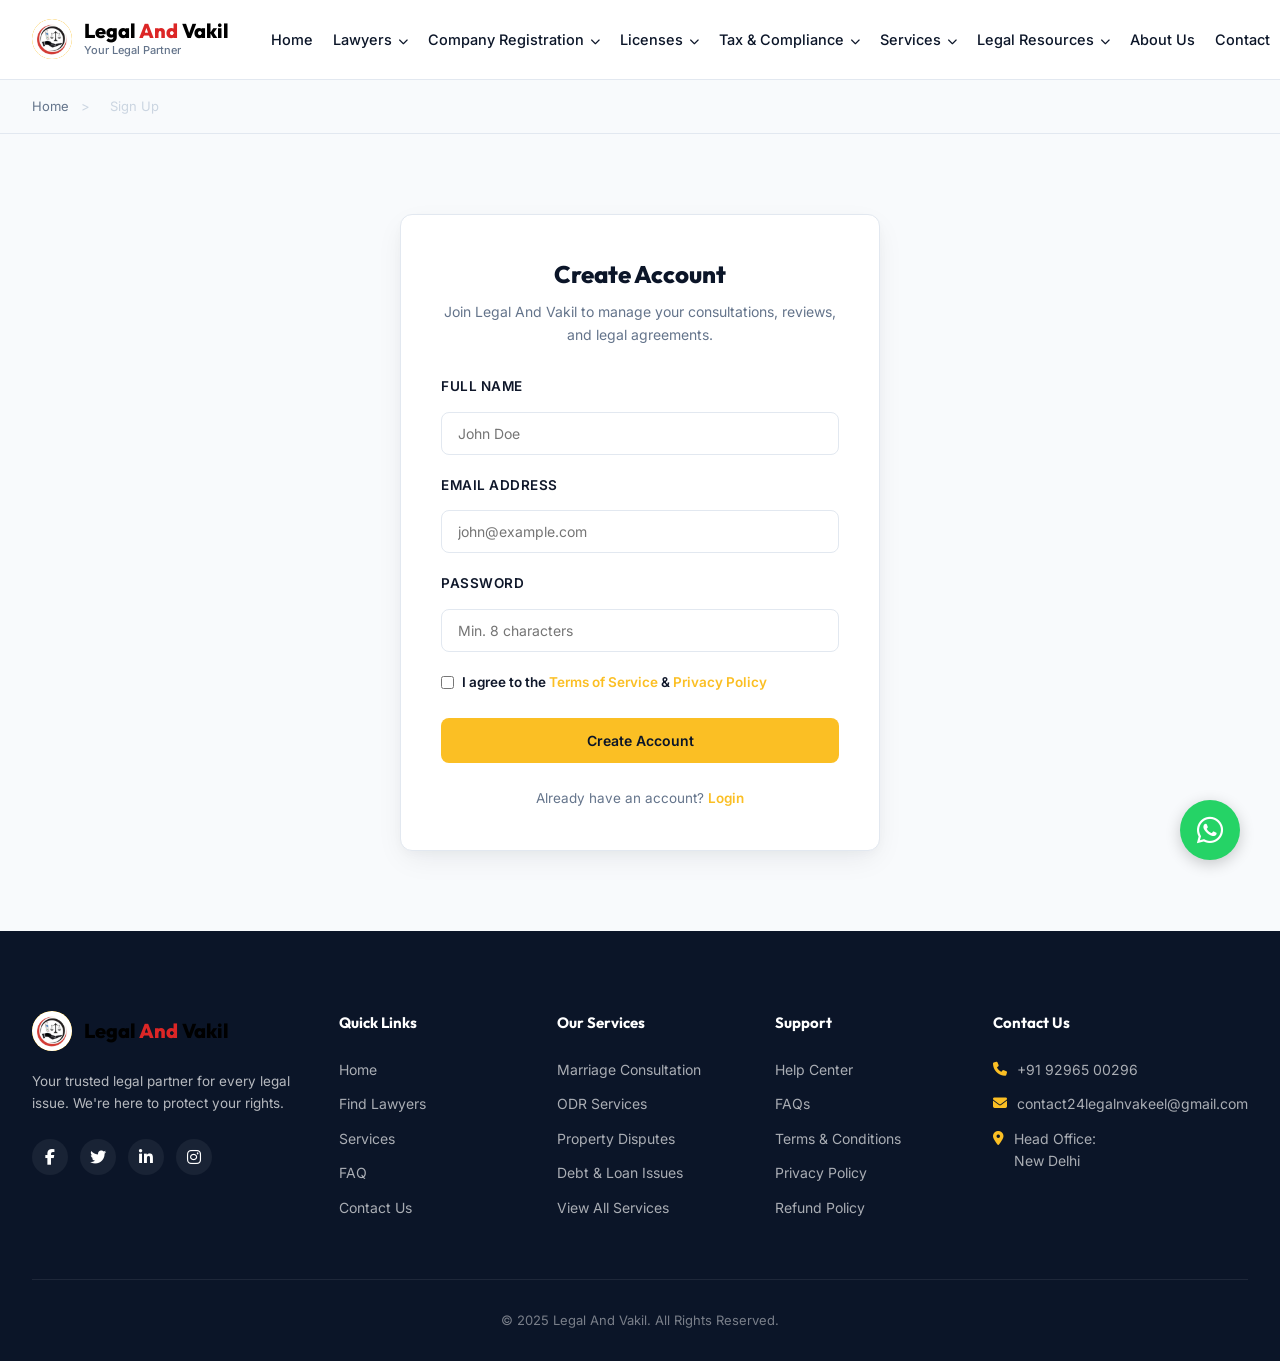
<file: signup.html>
<!DOCTYPE html>
<html lang="en">

<head>
    <meta charset="UTF-8">
    <meta name="viewport" content="width=device-width, initial-scale=1.0">
    <title>Sign Up | Legal And Vakil</title>
    <!-- Font Awesome -->
    <link rel="stylesheet" href="https://cdnjs.cloudflare.com/ajax/libs/font-awesome/6.4.0/css/all.min.css">
    <!-- Custom CSS -->
    <link rel="stylesheet" href="style.css">
    <style>
        .auth-container {
            display: flex;
            justify-content: center;
            align-items: center;
            padding: 80px 0;
            background-color: var(--bg-neutral);
        }

        .auth-card {
            background-color: var(--bg-card);
            border: 1px solid var(--border-color);
            border-radius: 12px;
            padding: 40px;
            width: 100%;
            max-width: 480px;
            box-shadow: var(--shadow-lg);
        }

        .auth-header {
            text-align: center;
            margin-bottom: 30px;
        }

        .auth-header h2 {
            font-size: 24px;
            font-weight: 800;
            color: var(--primary);
            margin-bottom: 8px;
        }

        .auth-header p {
            font-size: 14px;
            color: var(--text-muted);
        }

        .auth-form .form-group {
            margin-bottom: 20px;
            display: flex;
            flex-direction: column;
            gap: 8px;
        }

        .auth-form label {
            font-size: 13.5px;
            font-weight: 600;
            color: var(--text-main);
        }

        .auth-form input[type="text"],
        .auth-form input[type="email"],
        .auth-form input[type="password"] {
            width: 100%;
            padding: 12px 16px;
            border-radius: 8px;
            border: 1.5px solid var(--border-color);
            background-color: white;
            color: var(--text-main);
            font-family: inherit;
            font-size: 14px;
            transition: var(--transition);
        }

        .auth-form input[type="text"]:focus,
        .auth-form input[type="email"]:focus,
        .auth-form input[type="password"]:focus {
            outline: none;
            border-color: var(--secondary);
            box-shadow: 0 0 0 3px rgba(251, 191, 36, 0.15);
        }

        .auth-meta-row {
            display: flex;
            justify-content: flex-start;
            align-items: center;
            font-size: 13px;
            margin-bottom: 25px;
        }

        .checkbox-container {
            display: flex;
            align-items: center;
            gap: 8px;
            cursor: pointer;
            color: var(--text-muted);
        }

        .checkbox-container a {
            color: var(--secondary);
            font-weight: 600;
        }

        .checkbox-container a:hover {
            text-decoration: underline;
        }

        .auth-card-footer {
            text-align: center;
            margin-top: 25px;
            font-size: 13.5px;
            color: var(--text-muted);
        }

        .auth-card-footer a {
            color: var(--secondary);
            font-weight: 600;
        }

        .auth-card-footer a:hover {
            text-decoration: underline;
        }
    </style>
</head>

<body>

    <!-- Header / Navigation -->
    <header>
        <div class="container" style="width: 100%;">
            <nav>
                <a href="index.html" class="logo-container">
                    <div class="logo-icon">
                        <img src="assets/logo.png" alt="Legal And Vakil Logo">
                    </div>
                    <div class="logo-text">
                        <span class="logo-title"><span class="logo-legal">Legal</span> <span class="logo-and">And</span> <span class="logo-vakil">Vakil</span></span>
                        <span class="logo-subtitle">Your Legal Partner</span>
                    </div>
                </a>

                <ul class="nav-links">
                    <li><a href="index.html">Home</a></li>
                    <li class="dropdown">
                        <a href="lawyers.html">Lawyers <i class="fas fa-chevron-down"
                                style="font-size: 10px; margin-left: 2px;"></i></a>
                        <ul class="dropdown-menu lawyers-dropdown">
                            <li><a href="lawyers.html?specialty=Criminal+Lawyer">Criminal Lawyer</a></li>
                            <li><a href="lawyers.html?specialty=Immigration+Lawyer">Immigration Lawyer</a></li>
                            <li><a href="lawyers.html?specialty=Family+Lawyer">Family Lawyer</a></li>
                            <li><a href="lawyers.html?specialty=Real+Estate+Lawyer">Real Estate Lawyer</a></li>
                            <li><a href="lawyers.html?specialty=Civil+Litigator">Civil Litigator</a></li>
                            <li><a href="lawyers.html?specialty=Environmental+Lawyer">Environmental Lawyer</a></li>
                            <li><a href="lawyers.html?specialty=Personal+Injury+Lawyer">Personal Injury Lawyer</a></li>
                            <li><a href="lawyers.html?specialty=Estate+Planning+Lawyer">Estate Planning Lawyer</a></li>
                            <li><a href="lawyers.html?specialty=Corporate+Lawyer">Corporate Lawyer</a></li>
                            <li><a href="lawyers.html?specialty=Bankruptcy+Lawyer">Bankruptcy Lawyer</a></li>
                            <li><a href="lawyers.html?specialty=Intellectual+Property+Lawyer">Intellectual Property
                                    Lawyer</a></li>
                            <li><a href="lawyers.html?specialty=Constitutional+Lawyer">Constitutional Lawyer</a></li>
                            <li><a href="lawyers.html?specialty=Tax+Lawyer">Tax Lawyer</a></li>
                            <li><a href="lawyers.html?specialty=Medical+Malpractice+Lawyer">Medical Malpractice
                                    Lawyer</a></li>
                            <li><a href="lawyers.html?specialty=Employment+Lawyer">Employment Lawyer</a></li>
                            <li><a href="lawyers.html?specialty=Entertainment+Lawyer">Entertainment Lawyer</a></li>
                            <li><a href="lawyers.html?specialty=Labor+Lawyer">Labor Lawyer</a></li>
                            <li><a href="lawyers.html?specialty=Insurance+Lawyer">Insurance Lawyer</a></li>
                            <li><a href="lawyers.html?specialty=Cyber+Lawyer">Cyber Lawyer</a></li>
                            <li><a href="lawyers.html?specialty=Banking+Lawyer">Banking Lawyer</a></li>
                        </ul>
                    </li>
                    <li class="dropdown mega-dropdown">
                        <a href="#">Company Registration <i class="fas fa-chevron-down"
                                style="font-size: 10px; margin-left: 2px;"></i></a>
                        <div class="dropdown-menu mega-menu">
                            <div class="mega-menu-content">
                                <!-- Column 1: Incorporation -->
                                <div class="mega-column">
                                    <h4 class="mega-title"><i class="fas fa-briefcase"></i> Incorporation</h4>
                                    <ul>
                                        <li><a href="service-details.html?service=pvt-ltd">Private Limited Company</a>
                                        </li>
                                        <li><a href="service-details.html?service=llp">LLP Registration</a></li>
                                        <li><a href="service-details.html?service=opc">One Person Company</a></li>
                                        <li><a href="service-details.html?service=public-ltd">Public Limited Company</a>
                                        </li>
                                        <li><a href="service-details.html?service=section-8">Section 8 Company</a></li>
                                        <li><a href="service-details.html?service=business">Business Registration
                                                License</a></li>
                                        <li><a href="service-details.html?service=nidhi">Nidhi Company Registration</a>
                                        </li>
                                        <li><a href="service-details.html?service=subsidiary">Indian Subsidiary
                                                Registration</a></li>
                                    </ul>
                                </div>
                                <!-- Column 2: Compliance -->
                                <div class="mega-column">
                                    <h4 class="mega-title"><i class="fas fa-briefcase"></i> Compliance</h4>
                                    <ul>
                                        <li><a href="service-details.html?service=din-kyc">Director DIN e KYC Update</a>
                                        </li>
                                        <li><a href="service-details.html?service=appointment-director">Appointment of
                                                Director</a></li>
                                        <li><a href="service-details.html?service=removal-director">Removal of
                                                Director</a></li>
                                        <li><a href="service-details.html?service=pvt-ltd-winding-up">Pvt. Ltd. Winding
                                                up</a></li>
                                        <li><a href="#">LLP Winding Up</a></li>
                                        <li><a href="service-details.html?service=increase-authorized-capital">Increase
                                                Authorized Capital</a></li>
                                        <li><a href="service-details.html?service=registered-office-change">Registered
                                                Office Change</a></li>
                                        <li><a href="service-details.html?service=change-company-name">Change Company
                                                Name</a></li>
                                        <li><a href="service-details.html?service=moa-amendment-pvt">MOA Amendment of
                                                Pvt. Ltd.</a></li>
                                        <li><a href="service-details.html?service=moa-amendment-public">MOA Amendment of
                                                Public Limited</a></li>
                                        <li><a href="service-details.html?service=moa-amendment-sec8">MOA Amendment of
                                                Section 8</a></li>
                                        <li><a href="service-details.html?service=share-transfer">Share Transfer</a>
                                        </li>
                                        <li><a href="service-details.html?service=jansamarth-registration">JanSamarth
                                                Registration</a></li>
                                        <li><a href="service-details.html?service=credit-management-analysis">Credit
                                                Management Analysis</a></li>
                                    </ul>
                                </div>
                                <!-- Column 3: Conversions & Winding Up -->
                                <div class="mega-column no-header">
                                    <ul>
                                        <li><a href="service-details.html?service=opc-to-pvt-ltd">OPC to PVT.
                                                Conversion</a></li>
                                        <li><a href="service-details.html?service=pvt-to-public-ltd">PVT. to Public Ltd
                                                Conversion</a></li>
                                        <li><a href="service-details.html?service=llp-to-pvt-ltd">LLP to PVT
                                                Conversion</a></li>
                                        <li><a href="service-details.html?service=sec-8-winding-up">Sec-8 Winding Up</a>
                                        </li>
                                        <li><a href="service-details.html?service=nidhi-winding-up">Nidhi Winding Up</a>
                                        </li>
                                        <li><a href="service-details.html?service=subsidiary-winding-up">Indian
                                                Subsidiary Windup</a></li>
                                    </ul>
                                </div>
                            </div>
                        </div>
                    </li>
                    <li class="dropdown">
                        <a href="#">Licenses <i class="fas fa-chevron-down"
                                style="font-size: 10px; margin-left: 2px;"></i></a>
                        <ul class="dropdown-menu licenses-dropdown">
                            <li><a href="service-details.html?service=fssai-registration">FSSAI Registration</a></li>
                            <li><a href="service-details.html?service=fssai-food-labeling">FSSAI Food Labeling
                                    Compliance</a></li>
                            <li><a href="service-details.html?service=fssai-renewal">FSSAI Renewal</a></li>
                            <li><a href="service-details.html?service=fssai-annual-return">FSSAI Annual Return
                                    Filing</a></li>
                            <li><a href="service-details.html?service=fssai-modification">FSSAI Modification</a></li>
                            <li><a href="service-details.html?service=bis-certificate">BIS Certificate</a></li>
                            <li><a href="service-details.html?service=import-export-code">Import Export Code</a></li>
                            <li><a href="service-details.html?service=import-export-modification">Import Export Code
                                    Modification</a></li>
                        </ul>
                    </li>
                    <li class="dropdown mega-dropdown">
                        <a href="#">Tax & Compliance <i class="fas fa-chevron-down"
                                style="font-size: 10px; margin-left: 2px;"></i></a>
                        <div class="dropdown-menu mega-menu">
                            <div class="mega-menu-content">
                                <!-- Column 1: GST -->
                                <div class="mega-column">
                                    <h4 class="mega-title"><i class="fas fa-chart-pie"></i> GST</h4>
                                    <ul>
                                        <li><a href="service-details.html?service=gst-registration">GST Registration</a>
                                        </li>
                                        <li><a href="service-details.html?service=gst-return-filing">GST Return
                                                Filing</a></li>
                                        <li><a href="service-details.html?service=gst-nil-return-filing">GST Nil Return
                                                Filing</a></li>
                                        <li><a href="service-details.html?service=gst-modification">GST Modification</a>
                                        </li>
                                        <li><a href="service-details.html?service=gstr-9-annual-filing">GSTR-9 Annual
                                                Filing</a></li>
                                        <li><a href="service-details.html?service=gst-lut-filing">GST LUT Filing</a>
                                        </li>
                                        <li><a href="service-details.html?service=gst-eway-bill">GST E-Way Bill</a></li>
                                    </ul>
                                </div>
                                <!-- Column 2: Annual Compliances & Others -->
                                <div class="mega-column">
                                    <h4 class="mega-title"><i class="fas fa-chart-pie"></i> Annual Compliances & Others
                                    </h4>
                                    <ul>
                                        <li><a href="service-details.html?service=online-annual-compliance-filing">Annual
                                                Compliance & Filing</a></li>
                                        <li><a href="service-details.html?service=annual-compliance-bookkeeping">Annual
                                                Compliance & Bookkeeping</a></li>
                                        <li><a href="service-details.html?service=online-tax-planning-consultancy">Tax
                                                Planning & Consultancy</a></li>
                                        <li><a href="service-details.html?service=tax-compliance-guide">Tax &
                                                Compliance</a></li>
                                        <li><a href="service-details.html?service=online-bookkeeping-service">Online
                                                Bookkeeping</a></li>
                                        <li><a
                                                href="service-details.html?service=section-8-company-compliance-filing">12A-80G-CSR</a>
                                        </li>
                                        <li><a href="service-details.html?service=project-report-preparation">Project
                                                Report</a></li>
                                        <li><a href="service-details.html?service=online-filing-dpt-3">DPT-3 Filing</a>
                                        </li>
                                        <li><a href="service-details.html?service=ngo-darpan-registration">NGO DARPAN
                                                Registration</a></li>
                                    </ul>
                                </div>
                                <!-- Column 3: Payroll Compliance -->
                                <div class="mega-column">
                                    <h4 class="mega-title"><i class="fas fa-chart-pie"></i> Payroll Compliance</h4>
                                    <ul>
                                        <li><a href="service-details.html?service=pf-esic-registration">PF-ESIC
                                                Registration</a></li>
                                        <li><a href="service-details.html?service=esic-return-filing">PF-ESIC Return
                                                Filing</a></li>
                                        <li><a href="service-details.html?service=esic-registration">ESIC
                                                Registration</a></li>
                                    </ul>
                                </div>
                            </div>
                        </div>
                    </li>
                    <li class="dropdown">
                        <a href="services.html">Services <i class="fas fa-chevron-down"
                                style="font-size: 10px; margin-left: 2px;"></i></a>
                        <ul class="dropdown-menu">
                            <li><a href="service-details.html?service=marriage">Marriage Consultation</a></li>
                            <li><a href="service-details.html?service=odr">ODR Services</a></li>
                            <li><a href="service-details.html?service=property">Property Disputes</a></li>
                            <li><a href="service-details.html?service=business">Corporate & Setup</a></li>
                            <li class="divider" style="border-top: 1px solid rgba(0,0,0,0.08); margin: 4px 0;"></li>
                            <li class="dropdown-header"
                                style="padding: 4px 16px; font-size: 11px; font-weight: bold; text-transform: uppercase; color: var(--text-muted);">
                                Company Setup</li>
                            <li><a href="service-details.html?service=pvt-ltd">Private Limited Company</a></li>
                            <li><a href="service-details.html?service=llp">LLP Registration</a></li>
                            <li><a href="service-details.html?service=opc">One Person Company</a></li>
                            <li><a href="service-details.html?service=section-8">Section 8 Company</a></li>
                            <li><a href="service-details.html?service=public-ltd">Public Limited Company</a></li>
                            <li><a href="service-details.html?service=nidhi">Nidhi Company</a></li>
                            <li><a href="service-details.html?service=subsidiary">Indian Subsidiary</a></li>
                        </ul>
                    </li>
                    <li class="dropdown">
                        <a href="#">Legal Resources <i class="fas fa-chevron-down"
                                style="font-size: 10px; margin-left: 2px;"></i></a>
                        <ul class="dropdown-menu">
                            <li><a href="faq.html">FAQ</a></li>
                        </ul>
                    </li>
                    <li><a href="about.html">About Us</a></li>
                    <li><a href="contact.html">Contact</a></li>
                    <li class="mobile-action-item"><a href="search.html"><i class="fas fa-magnifying-glass"
                                style="margin-right: 6px;"></i> Search</a></li>
                    <li class="mobile-action-item"><a href="login.html"><i class="fas fa-sign-in-alt"
                                style="margin-right: 6px;"></i> Login</a></li>
                    <li class="mobile-action-item"><a href="signup.html"><i class="fas fa-user-plus"
                                style="margin-right: 6px;"></i> Sign Up</a></li>
                </ul>

                <div class="nav-actions">
                    <a href="search.html" style="color: inherit; text-decoration: none;" aria-label="Search"><i
                            class="fas fa-magnifying-glass search-icon-btn"></i></a>
                    <a href="login.html" class="btn btn-outline"
                        style="padding: 8px 18px; border-radius: 6px;">Login</a>
                    <a href="signup.html" class="btn btn-primary" style="padding: 8px 18px; border-radius: 6px;">Sign
                        Up</a>
                    <div class="mobile-menu" id="mobile-menu"
                        style="display: none; cursor: pointer; font-size: 20px; padding: 8px; margin-left: 8px;"><i
                            class="fas fa-bars"></i></div>
                </div>
            </nav>
        </div>
    </header>

    <!-- Breadcrumbs -->
    <div class="breadcrumbs-bar">
        <div class="container">
            <a href="index.html">Home</a>
            <span>&gt;</span>
            <span class="active">Sign Up</span>
        </div>
    </div>

    <!-- Signup Container -->
    <section class="auth-container">
        <div class="auth-card reveal-onload">
            <div class="auth-header">
                <h2>Create Account</h2>
                <p>Join Legal And Vakil to manage your consultations, reviews, and legal agreements.</p>
            </div>

            <form class="auth-form" id="signupForm">
                <div class="form-group">
                    <label for="signup-name">Full Name</label>
                    <input type="text" id="signup-name" placeholder="John Doe" required>
                </div>
                <div class="form-group">
                    <label for="signup-email">Email Address</label>
                    <input type="email" id="signup-email" placeholder="john@example.com" required>
                </div>
                <div class="form-group">
                    <label for="signup-password">Password</label>
                    <input type="password" id="signup-password" placeholder="Min. 8 characters" minlength="8" required>
                </div>

                <div class="auth-meta-row">
                    <label class="checkbox-container">
                        <input type="checkbox" required>
                        <span>I agree to the <a href="#">Terms of Service</a> & <a href="#">Privacy Policy</a></span>
                    </label>
                </div>

                <button type="submit" class="btn btn-primary"
                    style="width: 100%; padding: 14px; border-radius: 8px;">Create Account</button>
            </form>

            <div class="auth-card-footer">
                Already have an account? <a href="login.html">Login</a>
            </div>
        </div>
    </section>

    <!-- Footer -->
    <footer>
        <div class="container">
            <div class="footer-grid">
                <!-- Col 1 -->
                <div class="footer-col" style="grid-column: span 1.5;">
                    <a href="index.html" class="logo-container" style="margin-bottom: 20px; display: inline-flex;">
                        <div class="logo-icon">
                            <img src="assets/logo.png" alt="Legal And Vakil Logo">
                        </div>
                        <div class="logo-text">
                            <span class="logo-title"><span class="logo-legal">Legal</span> <span class="logo-and">And</span> <span class="logo-vakil">Vakil</span></span>
                        </div>
                    </a>
                    <p style="font-size: 13.5px; margin-bottom: 25px;">Your trusted legal partner for every legal issue.
                        We're here to protect your rights.</p>
                    <div class="social-links">
                        <a href="#"><i class="fab fa-facebook-f"></i></a>
                        <a href="#"><i class="fab fa-twitter"></i></a>
                        <a href="#"><i class="fab fa-linkedin-in"></i></a>
                        <a href="#"><i class="fab fa-instagram"></i></a>
                    </div>
                </div>

                <!-- Col 2 -->
                <div class="footer-col">
                    <h4>Quick Links</h4>
                    <ul>
                        <li><a href="index.html">Home</a></li>
                        <li><a href="lawyers.html">Find Lawyers</a></li>
                        <li><a href="services.html">Services</a></li>
                        <li><a href="faq.html">FAQ</a></li>
                        <li><a href="contact.html">Contact Us</a></li>
                    </ul>
                </div>

                <!-- Col 3 -->
                <div class="footer-col">
                    <h4>Our Services</h4>
                    <ul>
                        <li><a href="service-details.html?service=marriage">Marriage Consultation</a></li>
                        <li><a href="service-details.html?service=odr">ODR Services</a></li>
                        <li><a href="service-details.html?service=property">Property Disputes</a></li>
                        <li><a href="service-details.html?service=debt">Debt & Loan Issues</a></li>
                        <li><a href="services.html">View All Services</a></li>
                    </ul>
                </div>

                <!-- Col 4 -->
                <div class="footer-col">
                    <h4>Support</h4>
                    <ul>
                        <li><a href="contact.html">Help Center</a></li>
                        <li><a href="faq.html">FAQs</a></li>
                        <li><a href="terms.html">Terms & Conditions</a></li>
                        <li><a href="privacy.html">Privacy Policy</a></li>
                        <li><a href="refund.html">Refund Policy</a></li>
                    </ul>
                </div>

                <!-- Col 5 -->
                <div class="footer-col">
                    <h4>Contact Us</h4>
                    <ul class="contact-info-list">
                        <li><i class="fas fa-phone"></i> <span>+91 92965 00296</span></li>
                        <li><i class="fas fa-envelope"></i> <span>contact24legalnvakeel@gmail.com</span></li>
                        <li><i class="fas fa-location-dot"></i> <span>Head Office:<br>New Delhi</span></li>
                    </ul>
                </div>
            </div>

            <div class="footer-bottom">
                &copy; 2025 Legal And Vakil. All Rights Reserved.
            </div>
        </div>
    </footer>

    <!-- Form script -->
    <script>
        document.getElementById('signupForm').addEventListener('submit', (e) => {
            e.preventDefault();
            const submitBtn = e.target.querySelector('button[type="submit"]');
            submitBtn.textContent = 'Registering...';
            submitBtn.disabled = true;

            // Mock signup values
            localStorage.setItem('userRegistered', 'true');
            localStorage.setItem('registeredName', document.getElementById('signup-name').value);
            localStorage.setItem('registeredEmail', document.getElementById('signup-email').value);

            setTimeout(() => {
                alert('Account created successfully! Redirecting to login page...');
                window.location.href = 'login.html';
            }, 800);
        });
    </script>

    <!-- Floating WhatsApp Button -->
    <a href="https://wa.me/919296500296?text=Hello%20Legal%20%26%20Vakil,%20I%20have%20a%20legal%20query."
        class="whatsapp-float" target="_blank" aria-label="Chat on WhatsApp">
        <i class="fab fa-whatsapp"></i>
    </a>

    <script src="script.js"></script>
</body>

</html>
</file>
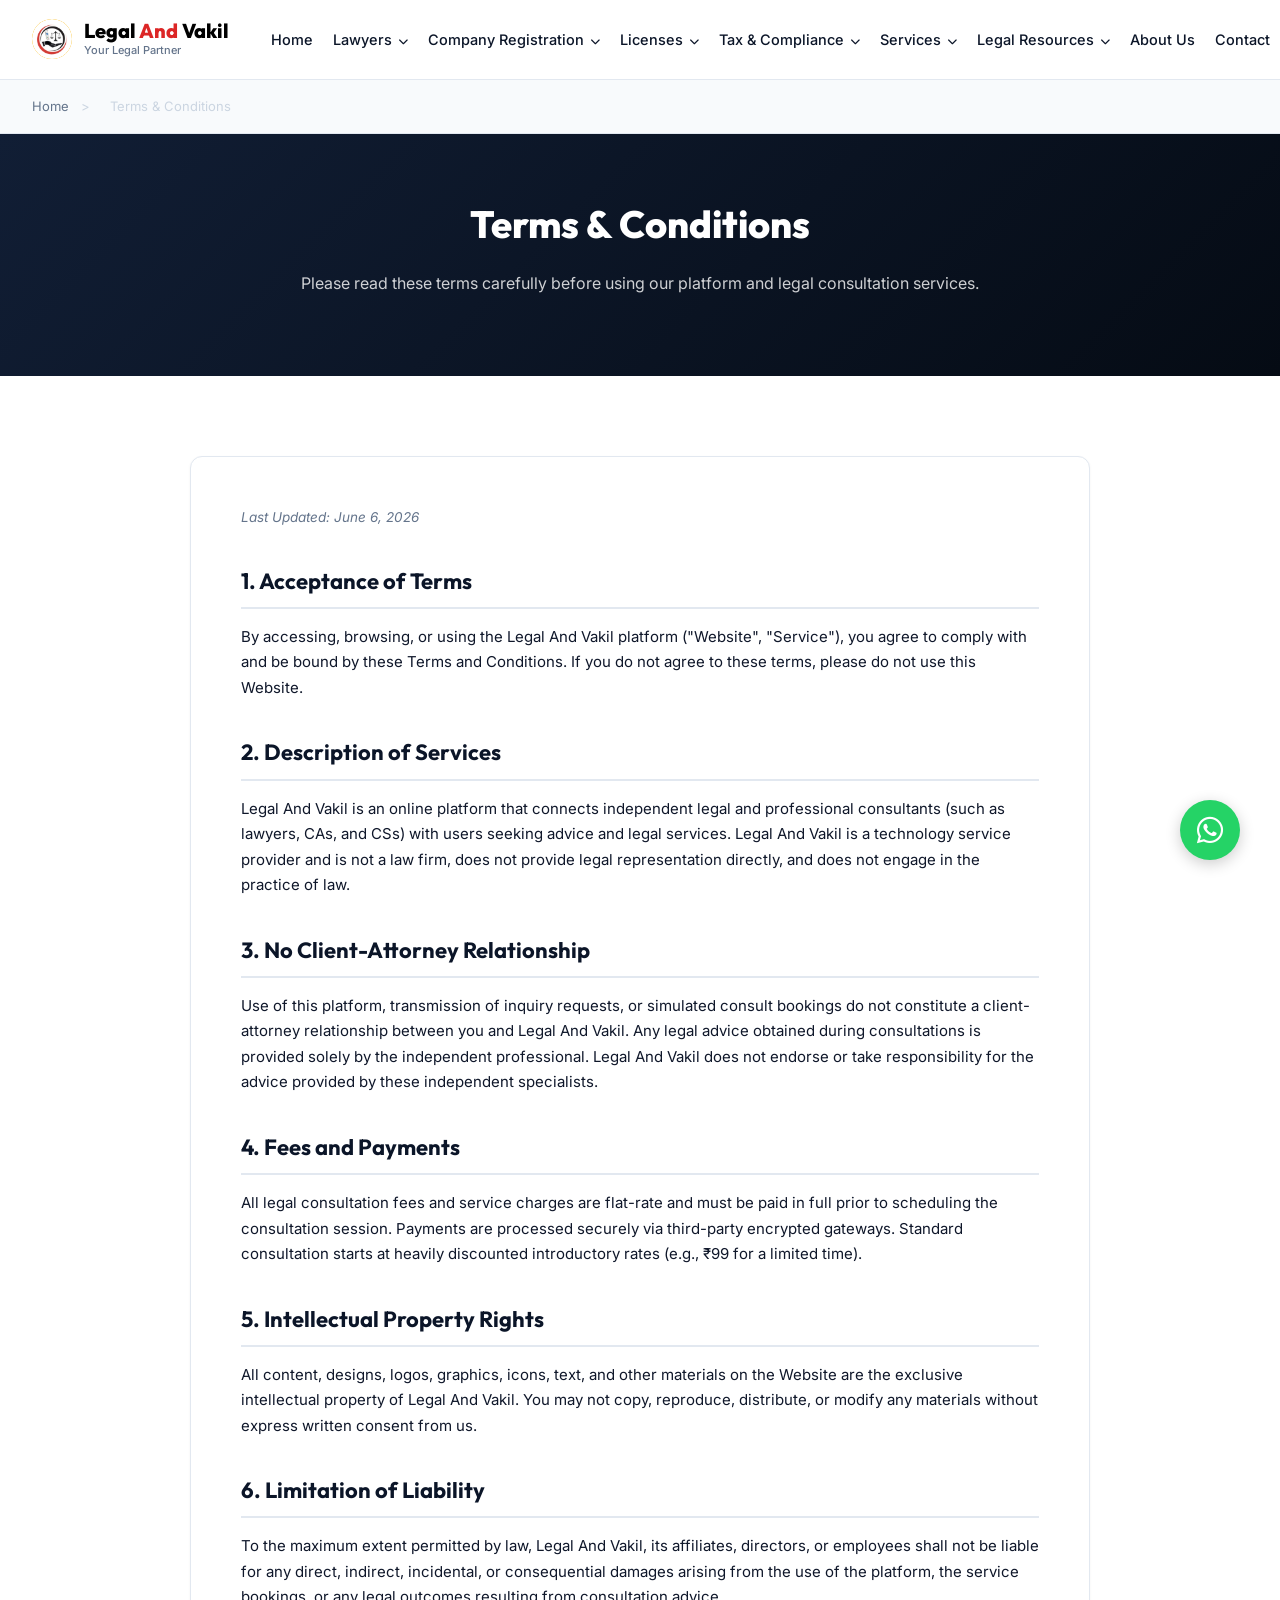
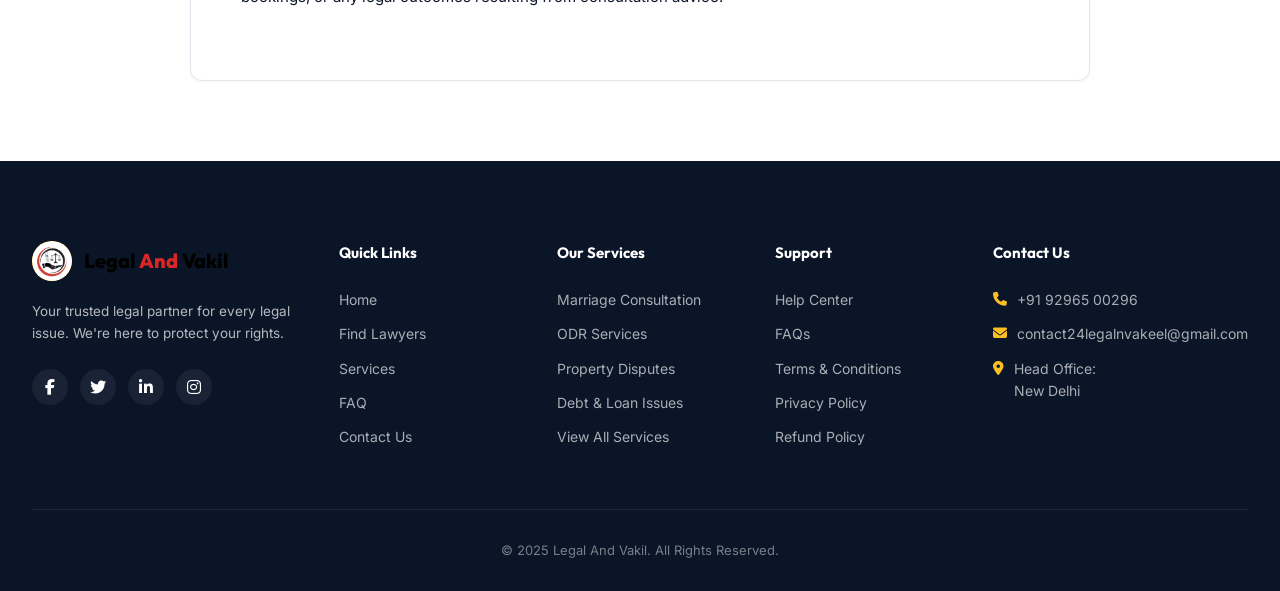
<file: terms.html>
<!DOCTYPE html>
<html lang="en">

<head>
    <meta charset="UTF-8">
    <meta name="viewport" content="width=device-width, initial-scale=1.0">
    <title>Terms & Conditions | Legal And Vakil</title>
    <!-- Font Awesome -->
    <link rel="stylesheet" href="https://cdnjs.cloudflare.com/ajax/libs/font-awesome/6.4.0/css/all.min.css">
    <!-- Custom CSS -->
    <link rel="stylesheet" href="style.css">
    <style>
        .policy-container {
            max-width: 900px;
            margin: 0 auto;
            background: #ffffff;
            padding: 50px;
            border-radius: 12px;
            border: 1px solid var(--border-color);
            box-shadow: var(--shadow-sm);
        }

        .policy-content h2 {
            font-size: 22px;
            color: var(--primary);
            margin-top: 35px;
            margin-bottom: 15px;
            border-bottom: 2px solid #e2e8f0;
            padding-bottom: 8px;
        }

        .policy-content p {
            font-size: 15px;
            line-height: 1.7;
            color: var(--text-main);
            margin-bottom: 20px;
        }

        .policy-content ul {
            margin-left: 20px;
            margin-bottom: 20px;
            list-style-type: disc;
        }

        .policy-content li {
            font-size: 15px;
            line-height: 1.6;
            color: var(--text-main);
            margin-bottom: 10px;
        }

        .policy-date {
            font-size: 13.5px;
            color: var(--text-muted);
            margin-bottom: 30px;
            font-style: italic;
        }
    </style>
</head>

<body>

    <!-- Header / Navigation -->
    <header>
        <div class="container" style="width: 100%;">
            <nav>
                <a href="index.html" class="logo-container">
                    <div class="logo-icon">
                        <img src="assets/logo.png" alt="Legal And Vakil Logo">
                    </div>
                    <div class="logo-text">
                        <span class="logo-title"><span class="logo-legal">Legal</span> <span class="logo-and">And</span> <span class="logo-vakil">Vakil</span></span>
                        <span class="logo-subtitle">Your Legal Partner</span>
                    </div>
                </a>

                <ul class="nav-links">
                    <li><a href="index.html">Home</a></li>
                    <li class="dropdown">
                        <a href="lawyers.html">Lawyers <i class="fas fa-chevron-down"
                                style="font-size: 10px; margin-left: 2px;"></i></a>
                        <ul class="dropdown-menu lawyers-dropdown">
                            <li><a href="lawyers.html?specialty=Criminal+Lawyer">Criminal Lawyer</a></li>
                            <li><a href="lawyers.html?specialty=Immigration+Lawyer">Immigration Lawyer</a></li>
                            <li><a href="lawyers.html?specialty=Family+Lawyer">Family Lawyer</a></li>
                            <li><a href="lawyers.html?specialty=Real+Estate+Lawyer">Real Estate Lawyer</a></li>
                            <li><a href="lawyers.html?specialty=Civil+Litigator">Civil Litigator</a></li>
                            <li><a href="lawyers.html?specialty=Environmental+Lawyer">Environmental Lawyer</a></li>
                            <li><a href="lawyers.html?specialty=Personal+Injury+Lawyer">Personal Injury Lawyer</a></li>
                            <li><a href="lawyers.html?specialty=Estate+Planning+Lawyer">Estate Planning Lawyer</a></li>
                            <li><a href="lawyers.html?specialty=Corporate+Lawyer">Corporate Lawyer</a></li>
                            <li><a href="lawyers.html?specialty=Bankruptcy+Lawyer">Bankruptcy Lawyer</a></li>
                            <li><a href="lawyers.html?specialty=Intellectual+Property+Lawyer">Intellectual Property
                                    Lawyer</a></li>
                            <li><a href="lawyers.html?specialty=Constitutional+Lawyer">Constitutional Lawyer</a></li>
                            <li><a href="lawyers.html?specialty=Tax+Lawyer">Tax Lawyer</a></li>
                            <li><a href="lawyers.html?specialty=Medical+Malpractice+Lawyer">Medical Malpractice
                                    Lawyer</a></li>
                            <li><a href="lawyers.html?specialty=Employment+Lawyer">Employment Lawyer</a></li>
                            <li><a href="lawyers.html?specialty=Entertainment+Lawyer">Entertainment Lawyer</a></li>
                            <li><a href="lawyers.html?specialty=Labor+Lawyer">Labor Lawyer</a></li>
                            <li><a href="lawyers.html?specialty=Insurance+Lawyer">Insurance Lawyer</a></li>
                            <li><a href="lawyers.html?specialty=Cyber+Lawyer">Cyber Lawyer</a></li>
                            <li><a href="lawyers.html?specialty=Banking+Lawyer">Banking Lawyer</a></li>
                        </ul>
                    </li>
                    <li class="dropdown mega-dropdown">
                        <a href="#">Company Registration <i class="fas fa-chevron-down"
                                style="font-size: 10px; margin-left: 2px;"></i></a>
                        <div class="dropdown-menu mega-menu">
                            <div class="mega-menu-content">
                                <!-- Column 1: Incorporation -->
                                <div class="mega-column">
                                    <h4 class="mega-title"><i class="fas fa-briefcase"></i> Incorporation</h4>
                                    <ul>
                                        <li><a href="service-details.html?service=pvt-ltd">Private Limited Company</a>
                                        </li>
                                        <li><a href="service-details.html?service=llp">LLP Registration</a></li>
                                        <li><a href="service-details.html?service=opc">One Person Company</a></li>
                                        <li><a href="service-details.html?service=public-ltd">Public Limited Company</a>
                                        </li>
                                        <li><a href="service-details.html?service=section-8">Section 8 Company</a></li>
                                        <li><a href="service-details.html?service=business">Business Registration
                                                License</a></li>
                                        <li><a href="service-details.html?service=nidhi">Nidhi Company Registration</a>
                                        </li>
                                        <li><a href="service-details.html?service=subsidiary">Indian Subsidiary
                                                Registration</a></li>
                                    </ul>
                                </div>
                                <!-- Column 2: Compliance -->
                                <div class="mega-column">
                                    <h4 class="mega-title"><i class="fas fa-briefcase"></i> Compliance</h4>
                                    <ul>
                                        <li><a href="service-details.html?service=din-kyc">Director DIN e KYC Update</a>
                                        </li>
                                        <li><a href="service-details.html?service=appointment-director">Appointment of
                                                Director</a></li>
                                        <li><a href="service-details.html?service=removal-director">Removal of
                                                Director</a></li>
                                        <li><a href="service-details.html?service=pvt-ltd-winding-up">Pvt. Ltd. Winding
                                                up</a></li>
                                        <li><a href="#">LLP Winding Up</a></li>
                                        <li><a href="service-details.html?service=increase-authorized-capital">Increase
                                                Authorized Capital</a></li>
                                        <li><a href="service-details.html?service=registered-office-change">Registered
                                                Office Change</a></li>
                                        <li><a href="service-details.html?service=change-company-name">Change Company
                                                Name</a></li>
                                        <li><a href="service-details.html?service=moa-amendment-pvt">MOA Amendment of
                                                Pvt. Ltd.</a></li>
                                        <li><a href="service-details.html?service=moa-amendment-public">MOA Amendment of
                                                Public Limited</a></li>
                                        <li><a href="service-details.html?service=moa-amendment-sec8">MOA Amendment of
                                                Section 8</a></li>
                                        <li><a href="service-details.html?service=share-transfer">Share Transfer</a>
                                        </li>
                                        <li><a href="service-details.html?service=jansamarth-registration">JanSamarth
                                                Registration</a></li>
                                        <li><a href="service-details.html?service=credit-management-analysis">Credit
                                                Management Analysis</a></li>
                                    </ul>
                                </div>
                                <!-- Column 3: Conversions & Winding Up -->
                                <div class="mega-column no-header">
                                    <ul>
                                        <li><a href="service-details.html?service=opc-to-pvt-ltd">OPC to PVT.
                                                Conversion</a></li>
                                        <li><a href="service-details.html?service=pvt-to-public-ltd">PVT. to Public Ltd
                                                Conversion</a></li>
                                        <li><a href="service-details.html?service=llp-to-pvt-ltd">LLP to PVT
                                                Conversion</a></li>
                                        <li><a href="service-details.html?service=sec-8-winding-up">Sec-8 Winding Up</a>
                                        </li>
                                        <li><a href="service-details.html?service=nidhi-winding-up">Nidhi Winding Up</a>
                                        </li>
                                        <li><a href="service-details.html?service=subsidiary-winding-up">Indian
                                                Subsidiary Windup</a></li>
                                    </ul>
                                </div>
                            </div>
                        </div>
                    </li>
                    <li class="dropdown">
                        <a href="#">Licenses <i class="fas fa-chevron-down"
                                style="font-size: 10px; margin-left: 2px;"></i></a>
                        <ul class="dropdown-menu licenses-dropdown">
                            <li><a href="service-details.html?service=fssai-registration">FSSAI Registration</a></li>
                            <li><a href="service-details.html?service=fssai-food-labeling">FSSAI Food Labeling
                                    Compliance</a></li>
                            <li><a href="service-details.html?service=fssai-renewal">FSSAI Renewal</a></li>
                            <li><a href="service-details.html?service=fssai-annual-return">FSSAI Annual Return
                                    Filing</a></li>
                            <li><a href="service-details.html?service=fssai-modification">FSSAI Modification</a></li>
                            <li><a href="service-details.html?service=bis-certificate">BIS Certificate</a></li>
                            <li><a href="service-details.html?service=import-export-code">Import Export Code</a></li>
                            <li><a href="service-details.html?service=import-export-modification">Import Export Code
                                    Modification</a></li>
                        </ul>
                    </li>
                    <li class="dropdown mega-dropdown">
                        <a href="#">Tax & Compliance <i class="fas fa-chevron-down"
                                style="font-size: 10px; margin-left: 2px;"></i></a>
                        <div class="dropdown-menu mega-menu">
                            <div class="mega-menu-content">
                                <!-- Column 1: GST -->
                                <div class="mega-column">
                                    <h4 class="mega-title"><i class="fas fa-chart-pie"></i> GST</h4>
                                    <ul>
                                        <li><a href="service-details.html?service=gst-registration">GST Registration</a>
                                        </li>
                                        <li><a href="service-details.html?service=gst-return-filing">GST Return
                                                Filing</a></li>
                                        <li><a href="service-details.html?service=gst-nil-return-filing">GST Nil Return
                                                Filing</a></li>
                                        <li><a href="service-details.html?service=gst-modification">GST Modification</a>
                                        </li>
                                        <li><a href="service-details.html?service=gstr-9-annual-filing">GSTR-9 Annual
                                                Filing</a></li>
                                        <li><a href="service-details.html?service=gst-lut-filing">GST LUT Filing</a>
                                        </li>
                                        <li><a href="service-details.html?service=gst-eway-bill">GST E-Way Bill</a></li>
                                    </ul>
                                </div>
                                <!-- Column 2: Annual Compliances & Others -->
                                <div class="mega-column">
                                    <h4 class="mega-title"><i class="fas fa-chart-pie"></i> Annual Compliances & Others
                                    </h4>
                                    <ul>
                                        <li><a href="service-details.html?service=online-annual-compliance-filing">Annual
                                                Compliance & Filing</a></li>
                                        <li><a href="service-details.html?service=annual-compliance-bookkeeping">Annual
                                                Compliance & Bookkeeping</a></li>
                                        <li><a href="service-details.html?service=online-tax-planning-consultancy">Tax
                                                Planning & Consultancy</a></li>
                                        <li><a href="service-details.html?service=tax-compliance-guide">Tax &
                                                Compliance</a></li>
                                        <li><a href="service-details.html?service=online-bookkeeping-service">Online
                                                Bookkeeping</a></li>
                                        <li><a
                                                href="service-details.html?service=section-8-company-compliance-filing">12A-80G-CSR</a>
                                        </li>
                                        <li><a href="service-details.html?service=project-report-preparation">Project
                                                Report</a></li>
                                        <li><a href="service-details.html?service=online-filing-dpt-3">DPT-3 Filing</a>
                                        </li>
                                        <li><a href="service-details.html?service=ngo-darpan-registration">NGO DARPAN
                                                Registration</a></li>
                                    </ul>
                                </div>
                                <!-- Column 3: Payroll Compliance -->
                                <div class="mega-column">
                                    <h4 class="mega-title"><i class="fas fa-chart-pie"></i> Payroll Compliance</h4>
                                    <ul>
                                        <li><a href="service-details.html?service=pf-esic-registration">PF-ESIC
                                                Registration</a></li>
                                        <li><a href="service-details.html?service=esic-return-filing">PF-ESIC Return
                                                Filing</a></li>
                                        <li><a href="service-details.html?service=esic-registration">ESIC
                                                Registration</a></li>
                                    </ul>
                                </div>
                            </div>
                        </div>
                    </li>
                    <li class="dropdown">
                        <a href="services.html">Services <i class="fas fa-chevron-down"
                                style="font-size: 10px; margin-left: 2px;"></i></a>
                        <ul class="dropdown-menu">
                            <li><a href="service-details.html?service=marriage">Marriage Consultation</a></li>
                            <li><a href="service-details.html?service=odr">ODR Services</a></li>
                            <li><a href="service-details.html?service=property">Property Disputes</a></li>
                            <li><a href="service-details.html?service=business">Corporate & Setup</a></li>
                            <li class="divider" style="border-top: 1px solid rgba(0,0,0,0.08); margin: 4px 0;"></li>
                            <li class="dropdown-header"
                                style="padding: 4px 16px; font-size: 11px; font-weight: bold; text-transform: uppercase; color: var(--text-muted);">
                                Company Setup</li>
                            <li><a href="service-details.html?service=pvt-ltd">Private Limited Company</a></li>
                            <li><a href="service-details.html?service=llp">LLP Registration</a></li>
                            <li><a href="service-details.html?service=opc">One Person Company</a></li>
                            <li><a href="service-details.html?service=section-8">Section 8 Company</a></li>
                            <li><a href="service-details.html?service=public-ltd">Public Limited Company</a></li>
                            <li><a href="service-details.html?service=nidhi">Nidhi Company</a></li>
                            <li><a href="service-details.html?service=subsidiary">Indian Subsidiary</a></li>
                        </ul>
                    </li>
                    <li class="dropdown">
                        <a href="#">Legal Resources <i class="fas fa-chevron-down"
                                style="font-size: 10px; margin-left: 2px;"></i></a>
                        <ul class="dropdown-menu">
                            <li><a href="faq.html">FAQ</a></li>
                        </ul>
                    </li>
                    <li><a href="about.html">About Us</a></li>
                    <li><a href="contact.html">Contact</a></li>
                    <li class="mobile-action-item"><a href="search.html"><i class="fas fa-magnifying-glass"
                                style="margin-right: 6px;"></i> Search</a></li>
                    <li class="mobile-action-item"><a href="login.html"><i class="fas fa-sign-in-alt"
                                style="margin-right: 6px;"></i> Login</a></li>
                    <li class="mobile-action-item"><a href="signup.html"><i class="fas fa-user-plus"
                                style="margin-right: 6px;"></i> Sign Up</a></li>
                </ul>

                <div class="nav-actions">
                    <a href="search.html" style="color: inherit; text-decoration: none;" aria-label="Search"><i
                            class="fas fa-magnifying-glass search-icon-btn"></i></a>
                    <a href="login.html" class="btn btn-outline"
                        style="padding: 8px 18px; border-radius: 6px;">Login</a>
                    <a href="signup.html" class="btn btn-primary" style="padding: 8px 18px; border-radius: 6px;">Sign
                        Up</a>
                    <div class="mobile-menu" id="mobile-menu"
                        style="display: none; cursor: pointer; font-size: 20px; padding: 8px; margin-left: 8px;"><i
                            class="fas fa-bars"></i></div>
                </div>
            </nav>
        </div>
    </header>

    <!-- Breadcrumbs -->
    <div class="breadcrumbs-bar">
        <div class="container">
            <a href="index.html">Home</a>
            <span>&gt;</span>
            <span class="active">Terms & Conditions</span>
        </div>
    </div>

    <!-- Hero Section -->
    <section class="directory-hero">
        <div class="container">
            <div class="directory-hero-content reveal-onload"
                style="max-width: 100%; text-align: center; margin: 0 auto;">
                <h1>Terms & Conditions</h1>
                <p>Please read these terms carefully before using our platform and legal consultation services.</p>
            </div>
        </div>
    </section>

    <!-- Content Section -->
    <section style="padding: 80px 0; background-color: var(--bg-light);">
        <div class="container">
            <div class="policy-container reveal-onload">
                <div class="policy-date">Last Updated: June 6, 2026</div>
                <div class="policy-content">
                    <h2>1. Acceptance of Terms</h2>
                    <p>By accessing, browsing, or using the Legal And Vakil platform ("Website", "Service"), you agree
                        to comply with and be bound by these Terms and Conditions. If you do not agree to these terms,
                        please do not use this Website.</p>

                    <h2>2. Description of Services</h2>
                    <p>Legal And Vakil is an online platform that connects independent legal and professional
                        consultants (such as lawyers, CAs, and CSs) with users seeking advice and legal services. Legal
                        And Vakil is a technology service provider and is not a law firm, does not provide legal
                        representation directly, and does not engage in the practice of law.</p>

                    <h2>3. No Client-Attorney Relationship</h2>
                    <p>Use of this platform, transmission of inquiry requests, or simulated consult bookings do not
                        constitute a client-attorney relationship between you and Legal And Vakil. Any legal advice
                        obtained during consultations is provided solely by the independent professional. Legal And
                        Vakil does not endorse or take responsibility for the advice provided by these independent
                        specialists.</p>

                    <h2>4. Fees and Payments</h2>
                    <p>All legal consultation fees and service charges are flat-rate and must be paid in full prior to
                        scheduling the consultation session. Payments are processed securely via third-party encrypted
                        gateways. Standard consultation starts at heavily discounted introductory rates (e.g., ₹99 for a
                        limited time).</p>

                    <h2>5. Intellectual Property Rights</h2>
                    <p>All content, designs, logos, graphics, icons, text, and other materials on the Website are the
                        exclusive intellectual property of Legal And Vakil. You may not copy, reproduce, distribute, or
                        modify any materials without express written consent from us.</p>

                    <h2>6. Limitation of Liability</h2>
                    <p>To the maximum extent permitted by law, Legal And Vakil, its affiliates, directors, or employees
                        shall not be liable for any direct, indirect, incidental, or consequential damages arising from
                        the use of the platform, the service bookings, or any legal outcomes resulting from consultation
                        advice.</p>
                </div>
            </div>
        </div>
    </section>

    <!-- Footer -->
    <footer>
        <div class="container">
            <div class="footer-grid">
                <!-- Col 1 -->
                <div class="footer-col" style="grid-column: span 1.5;">
                    <a href="index.html" class="logo-container" style="margin-bottom: 20px; display: inline-flex;">
                        <div class="logo-icon">
                            <img src="assets/logo.png" alt="Legal And Vakil Logo">
                        </div>
                        <div class="logo-text">
                            <span class="logo-title"><span class="logo-legal">Legal</span> <span class="logo-and">And</span> <span class="logo-vakil">Vakil</span></span>
                        </div>
                    </a>
                    <p style="font-size: 13.5px; margin-bottom: 25px;">Your trusted legal partner for every legal issue.
                        We're here to protect your rights.</p>
                    <div class="social-links">
                        <a href="#"><i class="fab fa-facebook-f"></i></a>
                        <a href="#"><i class="fab fa-twitter"></i></a>
                        <a href="#"><i class="fab fa-linkedin-in"></i></a>
                        <a href="#"><i class="fab fa-instagram"></i></a>
                    </div>
                </div>

                <!-- Col 2 -->
                <div class="footer-col">
                    <h4>Quick Links</h4>
                    <ul>
                        <li><a href="index.html">Home</a></li>
                        <li><a href="lawyers.html">Find Lawyers</a></li>
                        <li><a href="services.html">Services</a></li>
                        <li><a href="faq.html">FAQ</a></li>
                        <li><a href="contact.html">Contact Us</a></li>
                    </ul>
                </div>

                <!-- Col 3 -->
                <div class="footer-col">
                    <h4>Our Services</h4>
                    <ul>
                        <li><a href="service-details.html?service=marriage">Marriage Consultation</a></li>
                        <li><a href="service-details.html?service=odr">ODR Services</a></li>
                        <li><a href="service-details.html?service=property">Property Disputes</a></li>
                        <li><a href="service-details.html?service=debt">Debt & Loan Issues</a></li>
                        <li><a href="services.html">View All Services</a></li>
                    </ul>
                </div>

                <!-- Col 4 -->
                <div class="footer-col">
                    <h4>Support</h4>
                    <ul>
                        <li><a href="contact.html">Help Center</a></li>
                        <li><a href="faq.html">FAQs</a></li>
                        <li><a href="terms.html">Terms & Conditions</a></li>
                        <li><a href="privacy.html">Privacy Policy</a></li>
                        <li><a href="refund.html">Refund Policy</a></li>
                    </ul>
                </div>

                <!-- Col 5 -->
                <div class="footer-col">
                    <h4>Contact Us</h4>
                    <ul class="contact-info-list">
                        <li><i class="fas fa-phone"></i> <span>+91 92965 00296</span></li>
                        <li><i class="fas fa-envelope"></i> <span>contact24legalnvakeel@gmail.com</span></li>
                        <li><i class="fas fa-location-dot"></i> <span>Head Office:<br>New Delhi</span></li>
                    </ul>
                </div>
            </div>

            <div class="footer-bottom">
                &copy; 2025 Legal And Vakil. All Rights Reserved.
            </div>
        </div>
    </footer>

    <!-- Floating WhatsApp Button -->
    <a href="https://wa.me/919296500296?text=Hello%20Legal%20%26%20Vakil,%20I%20have%20a%20legal%20query."
        class="whatsapp-float" target="_blank" aria-label="Chat on WhatsApp">
        <i class="fab fa-whatsapp"></i>
    </a>

    <!-- Main JavaScript -->
    <script src="script.js"></script>
</body>

</html>
</file>
<file: style.css>
/* ==========================================================================
   Google Fonts Import
   ========================================================================== */
@import url('https://fonts.googleapis.com/css2?family=Inter:wght@300;400;500;600;700;800&family=Playfair+Display:wght@700;800&family=Outfit:wght@400;500;600;700;800&display=swap');

/* ==========================================================================
   Design Tokens & CSS Variables
   ========================================================================== */
:root {
    /* Colors */
    --primary: #0b1528;            /* Deep Navy Blue (Headers, Footers, Heroes) */
    --primary-light: #1e293b;      /* Slate 800 */
    --primary-gradient: linear-gradient(135deg, #111e35 0%, #050b14 100%);
    --secondary: #fbbf24;          /* Vibrant Yellow/Gold (Primary buttons, highlights) */
    --secondary-hover: #f59e0b;    /* Darker Gold */
    --bg-light: #ffffff;           /* Page Canvas White */
    --bg-neutral: #f8fafc;         /* Slate 50 (Alternate sections, stats bar) */
    --bg-card: #ffffff;            /* Card backgrounds */
    --text-main: #0f172a;          /* Slate 900 (Main text) */
    --text-muted: #64748b;         /* Slate 500 (Subtitles, muted text) */
    --text-light: #f8fafc;         /* Slate 50 (Light text on dark backgrounds) */
    --border-color: #e2e8f0;       /* Slate 200 (Borders) */
    --border-hover: #cbd5e1;       /* Slate 300 */
    
    /* Semantic Colors */
    --success: #10b981;            /* Green for Available / Successful */
    --success-bg: #ecfdf5;
    --info: #3b82f6;               /* Blue for info tags */
    --info-bg: #eff6ff;
    --warning: #f59e0b;
    --warning-bg: #fefbeb;
    --danger: #ef4444;
    
    /* Layout & Styling */
    --max-width: 1280px;
    --shadow-sm: 0 1px 3px 0 rgba(0, 0, 0, 0.05);
    --shadow-md: 0 4px 20px -2px rgba(0, 0, 0, 0.05), 0 2px 10px -1px rgba(0, 0, 0, 0.03);
    --shadow-lg: 0 10px 30px -5px rgba(11, 21, 40, 0.08), 0 4px 12px -2px rgba(11, 21, 40, 0.03);
    --shadow-premium: 0 25px 50px -12px rgba(0, 0, 0, 0.15);
    --radius-sm: 6px;
    --radius-md: 12px;
    --radius-lg: 20px;
    --transition: all 0.3s cubic-bezier(0.4, 0, 0.2, 1);
}

/* ==========================================================================
   Base Elements reset & general defaults
   ========================================================================== */
* {
    margin: 0;
    padding: 0;
    box-sizing: border-box;
}

html {
    scroll-behavior: smooth;
}

body {
    font-family: 'Inter', sans-serif;
    color: var(--text-main);
    background-color: var(--bg-light);
    line-height: 1.6;
    overflow-x: hidden;
    -webkit-font-smoothing: antialiased;
}

h1, h2, h3, h4, h5, h6 {
    font-family: 'Outfit', sans-serif;
    color: var(--primary);
    font-weight: 700;
}

a {
    text-decoration: none;
    color: inherit;
    transition: var(--transition);
}

ul {
    list-style: none;
}

img {
    max-width: 100%;
    height: auto;
}

.container {
    max-width: var(--max-width);
    margin: 0 auto;
    padding: 0 32px;
}

/* ==========================================================================
   Utility Classes
   ========================================================================== */
.section-head {
    text-align: center;
    margin-bottom: 50px;
}

.section-head h2 {
    font-size: 34px;
    font-weight: 800;
    margin-bottom: 12px;
    letter-spacing: -0.5px;
}

.section-head p {
    color: var(--text-muted);
    font-size: 16px;
    max-width: 600px;
    margin: 0 auto;
}

.highlight {
    color: var(--secondary);
}

.reveal {
    opacity: 0;
    transform: translateY(20px);
    transition: all 0.6s cubic-bezier(0.4, 0, 0.2, 1);
}

.reveal.active {
    opacity: 1;
    transform: translateY(0);
}

.badge {
    display: inline-flex;
    align-items: center;
    gap: 6px;
    padding: 6px 12px;
    border-radius: 50px;
    font-size: 13px;
    font-weight: 600;
}

.badge-success {
    background-color: var(--success-bg);
    color: var(--success);
}

.badge-info {
    background-color: var(--info-bg);
    color: var(--info);
}

.badge-warning {
    background-color: var(--warning-bg);
    color: var(--warning);
}

/* ==========================================================================
   Buttons
   ========================================================================== */
.btn {
    display: inline-flex;
    align-items: center;
    justify-content: center;
    gap: 8px;
    padding: 12px 26px;
    border-radius: 8px;
    font-weight: 600;
    font-size: 14px;
    cursor: pointer;
    transition: var(--transition);
    border: none;
    font-family: 'Inter', sans-serif;
    white-space: nowrap;
}

.btn-primary {
    background-color: var(--secondary);
    color: var(--primary);
}

.btn-primary:hover {
    background-color: var(--secondary-hover);
    transform: translateY(-2px);
    box-shadow: 0 4px 12px rgba(251, 191, 36, 0.2);
}

.btn-outline {
    background-color: transparent;
    border: 2px solid var(--border-color);
    color: var(--text-main);
}

.btn-outline:hover {
    background-color: var(--bg-neutral);
    border-color: var(--text-muted);
}

.btn-outline-white {
    background-color: transparent;
    border: 2px solid rgba(255, 255, 255, 0.2);
    color: white;
}

.btn-outline-white:hover {
    background-color: rgba(255, 255, 255, 0.1);
    border-color: white;
}

/* ==========================================================================
   Header & Navigation
   ========================================================================== */
header {
    background-color: var(--bg-light);
    border-bottom: 1px solid var(--border-color);
    position: sticky;
    top: 0;
    z-index: 1000;
    height: 80px;
    display: flex;
    align-items: center;
}

nav {
    display: flex;
    justify-content: space-between;
    align-items: center;
    width: 100%;
}

.logo-container {
    display: flex;
    align-items: center;
    gap: 12px;
    flex-shrink: 0;
}

.logo-icon {
    width: 40px;
    height: 40px;
    border-radius: 50%;
    background-color: var(--secondary);
    display: flex;
    align-items: center;
    justify-content: center;
    color: var(--primary);
    font-size: 18px;
    overflow: hidden;
    flex-shrink: 0;
}

.logo-icon img {
    width: 100%;
    height: 100%;
    object-fit: contain;
    border-radius: 50%;
}

.logo-text {
    display: flex;
    flex-direction: column;
    white-space: nowrap;
}

.logo-title {
    font-family: 'Outfit', sans-serif;
    font-size: 20px;
    font-weight: 800;
    line-height: 1.1;
}

.logo-legal {
    color: #000000 !important;
}

.logo-and {
    color: #dc2626 !important;
}

.logo-vakil {
    color: #000000 !important;
}

.logo-subtitle {
    font-size: 11px;
    color: var(--text-muted);
    font-weight: 500;
}

.nav-links {
    display: flex;
    align-items: center;
    gap: 16px;
    margin: 0 40px;
}

.nav-links a {
    font-size: 14.5px;
    font-weight: 500;
    color: var(--primary);
    padding: 8px 2px;
    position: relative;
    white-space: nowrap;
}

.nav-links a.active, .nav-links a:hover {
    color: var(--secondary-hover);
}

.nav-links a::after {
    content: '';
    position: absolute;
    bottom: 0;
    left: 0;
    width: 0;
    height: 2px;
    background-color: var(--secondary-hover);
    transition: var(--transition);
}

.nav-links a:hover::after, .nav-links a.active::after {
    width: 100%;
}

/* Nav Dropdowns */
.dropdown {
    position: relative;
}

.dropdown-menu {
    position: absolute;
    top: 100%;
    left: 0;
    background-color: var(--bg-card);
    border: 1px solid var(--border-color);
    box-shadow: var(--shadow-lg);
    border-radius: var(--radius-sm);
    padding: 8px 0;
    min-width: 180px;
    display: none;
    z-index: 1001;
}

.dropdown:hover .dropdown-menu {
    display: block;
}

.dropdown-menu li a {
    display: block;
    padding: 8px 16px;
    font-size: 14px;
}

.dropdown-menu li a:hover {
    background-color: var(--bg-neutral);
    color: var(--primary);
}

/* Mega Dropdown Menu */
.nav-links .mega-dropdown {
    position: static;
}

nav {
    position: relative;
}

.mega-menu {
    width: 900px !important;
    max-width: 95vw !important;
    left: 50% !important;
    transform: translateX(-50%) !important;
    padding: 30px 40px !important;
    border-radius: 12px !important;
    background-color: #ffffff !important;
    box-shadow: 0 20px 40px rgba(0, 0, 0, 0.12) !important;
    border: 1px solid rgba(0, 0, 0, 0.08) !important;
    box-sizing: border-box !important;
}

.mega-menu-content {
    display: grid !important;
    grid-template-columns: 1fr 1.1fr 1fr !important;
    gap: 30px !important;
    position: relative !important;
    z-index: 2 !important;
}

.mega-column {
    display: flex !important;
    flex-direction: column !important;
}

.mega-title {
    font-size: 15px !important;
    font-weight: 700 !important;
    color: #1a202c !important;
    margin-top: 0 !important;
    margin-bottom: 16px !important;
    display: flex !important;
    align-items: center !important;
    gap: 8px !important;
    border-bottom: 2px solid rgba(0, 0, 0, 0.04) !important;
    padding-bottom: 8px !important;
}

.mega-title i {
    color: #2f855a !important; /* Green briefcase icon */
    font-size: 16px !important;
}

.mega-column ul {
    list-style: none !important;
    padding: 0 !important;
    margin: 0 !important;
}

.mega-column ul li {
    margin-bottom: 4px !important;
}

.mega-column ul li a {
    color: #4a5568 !important;
    font-size: 13.5px !important;
    font-weight: 500 !important;
    padding: 6px 0 !important;
    display: block !important;
    transition: all 0.2s ease !important;
    text-decoration: none !important;
}

.mega-column ul li a:hover {
    color: #c53030 !important; /* Elegant red-orange hover */
    background-color: transparent !important;
    transform: translateX(4px) !important;
}

.mega-column.no-header {
    margin-top: 41px !important; /* Align content with others under header */
}

/* Lawyers Dropdown 2-column Grid */
.dropdown-menu.lawyers-dropdown {
    width: 480px !important;
    max-width: 95vw !important;
    padding: 15px !important;
    gap: 2px 16px !important;
}

.dropdown:hover .dropdown-menu.lawyers-dropdown {
    display: grid !important;
    grid-template-columns: repeat(2, 1fr) !important;
}

/* Licenses Dropdown 2-column Grid */
.dropdown-menu.licenses-dropdown {
    width: 480px !important;
    max-width: 95vw !important;
    padding: 15px !important;
    gap: 2px 16px !important;
}

.dropdown:hover .dropdown-menu.licenses-dropdown {
    display: grid !important;
    grid-template-columns: repeat(2, 1fr) !important;
}

.mobile-action-item {
    display: none !important;
}

.nav-actions {
    display: flex;
    align-items: center;
    gap: 16px;
    flex-shrink: 0;
}

.search-icon-btn {
    font-size: 18px;
    color: var(--primary);
    cursor: pointer;
    transition: var(--transition);
}

.search-icon-btn:hover {
    color: var(--secondary-hover);
}

/* ==========================================================================
   Hero Section
   ========================================================================== */
/* Search Box Component */
.search-box {
    display: flex;
    align-items: center;
    background: rgba(255, 255, 255, 0.08);
    border: 1px solid rgba(255, 255, 255, 0.15);
    border-radius: 50px;
    padding: 6px 6px 6px 20px;
    width: 100%;
    max-width: 680px;
    margin: 0 auto;
    transition: var(--transition);
}

.search-box:focus-within {
    border-color: var(--secondary);
    background: rgba(255, 255, 255, 0.12);
    box-shadow: 0 0 0 3px rgba(251, 191, 36, 0.15);
}

.search-box input {
    flex: 1;
    border: none !important;
    background: transparent !important;
    color: white !important;
    font-size: 15px;
    outline: none;
    padding: 10px 0;
    width: 100%;
    box-shadow: none !important;
}

.search-box input::placeholder {
    color: rgba(255, 255, 255, 0.6) !important;
}

.hero {
    background: var(--primary-gradient);
    color: white;
    padding: 70px 0 60px;
    position: relative;
    overflow: hidden;
}

/* Background Scale Overlay */
.hero::before {
    content: '';
    position: absolute;
    right: 15%;
    top: 50%;
    transform: translateY(-50%);
    width: 450px;
    height: 450px;
    background: url('https://images.unsplash.com/photo-1589829545856-d10d557cf95f?auto=format&fit=crop&q=80&w=1200') no-repeat center;
    background-size: contain;
    opacity: 0.12;
    pointer-events: none;
    mix-blend-mode: overlay;
}

.hero-grid {
    display: grid;
    grid-template-columns: 1.2fr 0.8fr;
    gap: 60px;
    align-items: center;
    position: relative;
    z-index: 2;
}

.hero-left h1 {
    font-family: 'Playfair Display', serif;
    font-size: 54px;
    font-weight: 800;
    color: white;
    line-height: 1.15;
    margin-bottom: 24px;
    letter-spacing: -0.5px;
}

.hero-left p {
    font-size: 18px;
    color: rgba(248, 250, 252, 0.85);
    margin-bottom: 35px;
    max-width: 580px;
}

.hero-btns {
    display: flex;
    gap: 16px;
}

/* Metrics bar integrated directly under hero */
.metrics-bar {
    background-color: rgba(15, 27, 48, 0.6);
    border-top: 1px solid rgba(255, 255, 255, 0.1);
    padding: 30px 0;
    color: white;
}

.metrics-grid {
    display: grid;
    grid-template-columns: repeat(4, 1fr);
    text-align: center;
    gap: 30px;
}

.metric-item {
    display: flex;
    flex-direction: column;
    align-items: center;
    gap: 4px;
}

.metric-item i {
    font-size: 24px;
    color: var(--secondary);
    margin-bottom: 6px;
}

.metric-item strong {
    font-family: 'Outfit', sans-serif;
    font-size: 28px;
    font-weight: 800;
    color: white;
}

.metric-item span {
    font-size: 13px;
    color: rgba(255, 255, 255, 0.7);
    text-transform: uppercase;
    letter-spacing: 1px;
}

/* ==========================================================================
   AI Legal Assistant Widget
   ========================================================================== */
.ai-assistant-card {
    background-color: rgba(19, 30, 49, 0.95);
    border: 1px solid rgba(255, 255, 255, 0.1);
    border-radius: var(--radius-md);
    box-shadow: var(--shadow-premium);
    overflow: hidden;
    display: flex;
    flex-direction: column;
    height: 480px;
    backdrop-filter: blur(10px);
}

.ai-header {
    background-color: rgba(11, 21, 40, 0.95);
    padding: 16px 20px;
    display: flex;
    align-items: center;
    justify-content: space-between;
    border-bottom: 1px solid rgba(255, 255, 255, 0.05);
}

.ai-header-left {
    display: flex;
    align-items: center;
    gap: 12px;
}

.ai-avatar {
    width: 34px;
    height: 34px;
    border-radius: 50%;
    background-color: var(--secondary);
    display: flex;
    align-items: center;
    justify-content: center;
    color: var(--primary);
    font-size: 15px;
}

.ai-title {
    font-family: 'Outfit', sans-serif;
    color: white;
    font-weight: 600;
    font-size: 15px;
}

.ai-beta-tag {
    font-size: 10px;
    background-color: rgba(251, 191, 36, 0.15);
    color: var(--secondary);
    padding: 2px 6px;
    border-radius: 4px;
    font-weight: 700;
    margin-left: 6px;
    text-transform: uppercase;
}

.ai-chat-body {
    flex: 1;
    padding: 20px;
    overflow-y: auto;
    display: flex;
    flex-direction: column;
    gap: 16px;
}

/* Chat Bubbles */
.chat-msg {
    max-width: 85%;
    padding: 12px 16px;
    border-radius: 14px;
    font-size: 13.5px;
    line-height: 1.5;
}

.chat-msg-ai {
    background-color: white;
    color: var(--primary);
    align-self: flex-start;
    border-top-left-radius: 2px;
    box-shadow: var(--shadow-sm);
}

.chat-msg-user {
    background-color: var(--secondary);
    color: var(--primary);
    align-self: flex-end;
    border-top-right-radius: 2px;
    font-weight: 500;
}

/* Quick Assist Options */
.ai-options {
    display: flex;
    flex-direction: column;
    gap: 10px;
    margin-top: 5px;
}

.ai-opt-btn {
    background-color: rgba(255, 255, 255, 0.04);
    border: 1px solid rgba(255, 255, 255, 0.1);
    color: rgba(255, 255, 255, 0.85);
    padding: 11px 16px;
    border-radius: 8px;
    font-size: 13px;
    text-align: left;
    cursor: pointer;
    transition: var(--transition);
    display: flex;
    align-items: center;
    justify-content: space-between;
}

.ai-opt-btn:hover {
    background-color: rgba(255, 255, 255, 0.08);
    border-color: var(--secondary);
    color: white;
    transform: translateX(4px);
}

.ai-opt-btn i {
    font-size: 12px;
    color: var(--secondary);
    opacity: 0.7;
}

/* Chat Input bar */
.ai-input-form {
    padding: 14px 20px;
    background-color: rgba(11, 21, 40, 0.95);
    border-top: 1px solid rgba(255, 255, 255, 0.05);
    display: flex;
    gap: 12px;
}

.ai-input-wrapper {
    position: relative;
    flex: 1;
}

.ai-input-wrapper input {
    width: 100%;
    background-color: rgba(255, 255, 255, 0.05);
    border: 1px solid rgba(255, 255, 255, 0.15);
    border-radius: 8px;
    padding: 11px 40px 11px 16px;
    color: white;
    font-size: 13px;
    outline: none;
    transition: var(--transition);
}

.ai-input-wrapper input:focus {
    border-color: var(--secondary);
    background-color: rgba(255, 255, 255, 0.08);
}

.ai-input-wrapper button {
    position: absolute;
    right: 12px;
    top: 50%;
    transform: translateY(-50%);
    background: transparent;
    border: none;
    color: var(--secondary);
    cursor: pointer;
    font-size: 15px;
    transition: var(--transition);
}

.ai-input-wrapper button:hover {
    color: white;
}

/* Typing indicator */
.typing-indicator {
    display: flex;
    gap: 4px;
    align-items: center;
    justify-content: center;
    width: fit-content;
    padding: 12px 18px;
    background-color: white;
    border-radius: 14px;
}

.typing-dot {
    width: 6px;
    height: 6px;
    background-color: var(--text-muted);
    border-radius: 50%;
    animation: typingBounce 1.4s infinite ease-in-out both;
}

.typing-dot:nth-child(1) { animation-delay: -0.32s; }
.typing-dot:nth-child(2) { animation-delay: -0.16s; }

@keyframes typingBounce {
    0%, 80%, 100% { transform: scale(0); }
    40% { transform: scale(1.0); }
}

/* ==========================================================================
   Services Section (index.html grid)
   ========================================================================== */
.services-section {
    padding: 90px 0;
    background-color: var(--bg-light);
}

.services-header-flex {
    display: flex;
    justify-content: space-between;
    align-items: flex-end;
    margin-bottom: 40px;
}

.services-header-flex h2 {
    font-size: 30px;
    font-weight: 800;
}

.view-all-link {
    color: var(--primary);
    font-weight: 700;
    font-size: 14px;
    display: inline-flex;
    align-items: center;
    gap: 6px;
}

.view-all-link:hover {
    color: var(--secondary-hover);
}

.services-grid-8 {
    display: grid;
    grid-template-columns: repeat(4, 1fr);
    gap: 24px;
}

.service-card-light {
    background-color: var(--bg-card);
    border: 1px solid var(--border-color);
    border-radius: var(--radius-md);
    padding: 30px 24px;
    transition: var(--transition);
    display: flex;
    flex-direction: column;
    align-items: flex-start;
}

.service-card-light:hover {
    transform: translateY(-8px);
    box-shadow: var(--shadow-lg);
    border-color: transparent;
}

.service-card-icon {
    width: 48px;
    height: 48px;
    border-radius: 8px;
    display: flex;
    align-items: center;
    justify-content: center;
    font-size: 20px;
    margin-bottom: 20px;
}

.service-card-light h3 {
    font-size: 17px;
    font-weight: 700;
    margin-bottom: 10px;
}

.service-card-light p {
    font-size: 13.5px;
    color: var(--text-muted);
    line-height: 1.5;
}

/* Category-based icon backgrounds */
.sc-marriage { background-color: #fef3c7; color: #d97706; }
.sc-odr { background-color: #eff6ff; color: #2563eb; }
.sc-challans { background-color: #fef2f2; color: #dc2626; }
.sc-property { background-color: #ecfdf5; color: #059669; }
.sc-debt { background-color: #f5f3ff; color: #7c3aed; }
.sc-ip { background-color: #fff7ed; color: #ea580c; }
.sc-business { background-color: #e0f2fe; color: #0284c7; }
.sc-criminal { background-color: #f1f5f9; color: #475569; }

/* ==========================================================================
   Top Legal Issues (Image based cards)
   ========================================================================== */
.issues-section {
    padding: 90px 0;
    background-color: var(--bg-neutral);
}

.issues-grid-5 {
    display: grid;
    grid-template-columns: repeat(5, 1fr);
    gap: 20px;
}

.issue-card {
    display: block;
    position: relative;
    height: 280px;
    border-radius: var(--radius-md);
    overflow: hidden;
    box-shadow: var(--shadow-sm);
    transition: var(--transition);
    cursor: pointer;
}

.issue-card:hover {
    transform: scale(1.03);
    box-shadow: var(--shadow-lg);
}

.issue-card img {
    width: 100%;
    height: 100%;
    object-fit: cover;
    transition: var(--transition);
}

.issue-card:hover img {
    transform: scale(1.08);
}

.issue-overlay {
    position: absolute;
    bottom: 0;
    left: 0;
    width: 100%;
    height: 70%;
    background: linear-gradient(to top, rgba(11, 21, 40, 0.95) 0%, rgba(11, 21, 40, 0.4) 60%, transparent 100%);
    padding: 24px;
    display: flex;
    flex-direction: column;
    justify-content: flex-end;
    color: white;
}

.issue-overlay h4 {
    font-size: 17px;
    font-weight: 700;
    color: white;
    margin-bottom: 6px;
}

.issue-overlay p {
    font-size: 12.5px;
    color: rgba(255, 255, 255, 0.8);
    line-height: 1.4;
}

/* ==========================================================================
   Top Lawyers (index.html cards)
   ========================================================================== */
.lawyers-section {
    padding: 90px 0;
    background-color: var(--bg-light);
}

.lawyers-grid-5 {
    display: grid;
    grid-template-columns: repeat(5, 1fr);
    gap: 20px;
}

.lawyer-card-vertical {
    background-color: var(--bg-card);
    border: 1px solid var(--border-color);
    border-radius: var(--radius-md);
    overflow: hidden;
    transition: var(--transition);
    display: flex;
    flex-direction: column;
    height: 100%;
}

.lawyer-card-vertical:hover {
    transform: translateY(-6px);
    box-shadow: var(--shadow-lg);
    border-color: transparent;
}

.lawyer-img-wrapper {
    height: 200px;
    background-color: var(--bg-neutral);
    position: relative;
    overflow: hidden;
}

.lawyer-img-wrapper img {
    width: 100%;
    height: 100%;
    object-fit: cover;
}

.lawyer-info-body {
    padding: 16px;
    flex: 1;
    display: flex;
    flex-direction: column;
}

.lawyer-info-body h4 {
    font-size: 15.5px;
    font-weight: 700;
    margin-bottom: 4px;
}

.lawyer-specialty {
    font-size: 12.5px;
    color: var(--text-muted);
    font-weight: 500;
    margin-bottom: 12px;
}

.lawyer-meta-row {
    display: flex;
    justify-content: space-between;
    align-items: center;
    margin-bottom: 16px;
    font-size: 12.5px;
}

.lawyer-rating {
    display: flex;
    align-items: center;
    gap: 4px;
    font-weight: 600;
    color: var(--text-main);
}

.lawyer-rating i {
    color: var(--secondary-hover);
}

.lawyer-reviews-count {
    color: var(--text-muted);
    font-weight: 400;
}

.lawyer-exp {
    font-weight: 600;
    color: var(--text-main);
}

.lawyer-card-vertical .btn {
    width: 100%;
    padding: 10px;
    font-size: 13px;
    border-radius: 6px;
    margin-top: auto;
}

/* ==========================================================================
   Pricing Section (index.html)
   ========================================================================== */
.pricing-section {
    padding: 90px 0;
    background-color: var(--bg-neutral);
}

.pricing-toggle-wrapper {
    display: flex;
    justify-content: center;
    align-items: center;
    gap: 16px;
    margin-bottom: 50px;
}

.pricing-toggle-label {
    font-weight: 600;
    font-size: 14.5px;
    color: var(--text-muted);
    cursor: pointer;
}

.pricing-toggle-label.active {
    color: var(--primary);
}

.pricing-switch {
    width: 60px;
    height: 32px;
    background-color: var(--primary);
    border-radius: 50px;
    padding: 4px;
    cursor: pointer;
    position: relative;
    transition: var(--transition);
}

.pricing-switch::after {
    content: '';
    position: absolute;
    left: 4px;
    width: 24px;
    height: 24px;
    background-color: white;
    border-radius: 50%;
    transition: var(--transition);
}

.pricing-switch.yearly::after {
    left: 32px;
}

.yearly-save-badge {
    background-color: #dbeafe;
    color: #1e40af;
    font-size: 11px;
    font-weight: 700;
    padding: 3px 8px;
    border-radius: 50px;
}

.pricing-layout-grid {
    display: grid;
    grid-template-columns: 1.5fr 0.5fr;
    gap: 40px;
    align-items: stretch;
}

.pricing-cards-grid {
    display: grid;
    grid-template-columns: repeat(3, 1fr);
    gap: 20px;
}

.pricing-card {
    background-color: var(--bg-card);
    border: 1px solid var(--border-color);
    border-radius: var(--radius-md);
    padding: 32px 24px;
    display: flex;
    flex-direction: column;
    position: relative;
    transition: var(--transition);
}

.pricing-card.popular {
    border: 2px solid var(--secondary);
    box-shadow: var(--shadow-lg);
}

.pricing-card.popular::before {
    content: 'Popular';
    position: absolute;
    top: -12px;
    left: 50%;
    transform: translateX(-50%);
    background-color: var(--secondary);
    color: var(--primary);
    padding: 2px 12px;
    font-size: 11px;
    font-weight: 800;
    text-transform: uppercase;
    border-radius: 50px;
}

.plan-title {
    font-size: 15px;
    color: var(--text-muted);
    font-weight: 600;
    margin-bottom: 16px;
    text-transform: uppercase;
    letter-spacing: 0.5px;
}

.plan-price-wrapper {
    margin-bottom: 24px;
}

.plan-price {
    font-size: 32px;
    font-weight: 800;
    color: var(--primary);
    font-family: 'Outfit', sans-serif;
}

.plan-period {
    font-size: 13.5px;
    color: var(--text-muted);
    font-weight: 400;
}

.plan-features-list {
    margin-bottom: 30px;
    display: flex;
    flex-direction: column;
    gap: 12px;
    flex: 1;
}

.plan-feature-item {
    display: flex;
    align-items: center;
    gap: 10px;
    font-size: 13.5px;
    color: var(--text-main);
}

.plan-feature-item i {
    color: var(--success);
    font-size: 14px;
}

.pricing-card .btn {
    width: 100%;
}

/* Enterprise card layout differences */
.pricing-card-enterprise {
    background-color: var(--primary-light);
    color: white;
    border-color: transparent;
}

.pricing-card-enterprise .plan-title {
    color: rgba(255, 255, 255, 0.6);
}

.pricing-card-enterprise .plan-price {
    color: white;
    font-size: 28px;
}

.pricing-card-enterprise .plan-feature-item {
    color: rgba(255, 255, 255, 0.85);
}

.pricing-card-enterprise .plan-feature-item i {
    color: var(--secondary);
}

/* Pricing Side features panel */
.pricing-features-panel {
    display: flex;
    flex-direction: column;
    justify-content: center;
    gap: 24px;
    padding-left: 20px;
}

.pricing-side-feature {
    display: flex;
    gap: 16px;
    align-items: flex-start;
}

.pricing-side-feature-icon {
    width: 42px;
    height: 42px;
    border-radius: 50%;
    background-color: white;
    border: 1px solid var(--border-color);
    display: flex;
    align-items: center;
    justify-content: center;
    color: var(--primary);
    font-size: 16px;
    flex-shrink: 0;
    box-shadow: var(--shadow-sm);
}

.pricing-side-feature-text h5 {
    font-size: 14px;
    font-weight: 700;
    margin-bottom: 3px;
}

.pricing-side-feature-text p {
    font-size: 12px;
    color: var(--text-muted);
    line-height: 1.4;
}

/* ==========================================================================
   Newsletter & Stay Updated Section
   ========================================================================== */
.newsletter-section {
    background: var(--primary-gradient);
    color: white;
    padding: 60px 0;
    border-bottom: 1px solid rgba(255, 255, 255, 0.05);
}

.newsletter-flex {
    display: flex;
    justify-content: space-between;
    align-items: center;
    gap: 40px;
}

.newsletter-text h3 {
    color: white;
    font-size: 26px;
    margin-bottom: 8px;
}

.newsletter-text p {
    color: rgba(248, 250, 252, 0.75);
    font-size: 14.5px;
}

.newsletter-form {
    display: flex;
    gap: 12px;
    width: 100%;
    max-width: 500px;
}

.newsletter-form input {
    flex: 1;
    background-color: rgba(255, 255, 255, 0.07);
    border: 1px solid rgba(255, 255, 255, 0.15);
    border-radius: 8px;
    padding: 14px 20px;
    color: white;
    font-size: 14px;
    outline: none;
    transition: var(--transition);
}

.newsletter-form input:focus {
    border-color: var(--secondary);
    background-color: rgba(255, 255, 255, 0.12);
}

/* ==========================================================================
   Footer
   ========================================================================== */
footer {
    background-color: var(--primary);
    color: rgba(255, 255, 255, 0.7);
    padding: 80px 0 30px;
    font-size: 14px;
}

.footer-grid {
    display: grid;
    grid-template-columns: 1.5fr 1fr 1fr 1fr 1fr;
    gap: 40px;
    margin-bottom: 60px;
}

.footer-col h4 {
    color: white;
    font-size: 15px;
    font-weight: 700;
    margin-bottom: 24px;
}

.footer-col p {
    line-height: 1.6;
    margin-bottom: 20px;
}

.footer-col .logo-title {
    color: white;
}

.footer-col ul {
    display: flex;
    flex-direction: column;
    gap: 12px;
}

.footer-col ul li a {
    color: rgba(255, 255, 255, 0.65);
    transition: var(--transition);
}

.footer-col ul li a:hover {
    color: var(--secondary);
    padding-left: 4px;
}

.social-links {
    display: flex;
    gap: 12px;
}

.social-links a {
    width: 36px;
    height: 36px;
    border-radius: 50%;
    background-color: rgba(255, 255, 255, 0.06);
    display: flex;
    align-items: center;
    justify-content: center;
    color: white;
    font-size: 16px;
    transition: var(--transition);
}

.social-links a:hover {
    background-color: var(--secondary);
    color: var(--primary);
}

.contact-info-list {
    display: flex;
    flex-direction: column;
    gap: 12px;
}

.contact-info-list li {
    display: flex;
    align-items: flex-start;
    gap: 10px;
    color: rgba(255, 255, 255, 0.65);
}

.contact-info-list li i {
    color: var(--secondary);
    font-size: 14px;
    margin-top: 3px;
}

.footer-bottom {
    border-top: 1px solid rgba(255, 255, 255, 0.08);
    padding-top: 30px;
    text-align: center;
    font-size: 13px;
    color: rgba(255, 255, 255, 0.45);
}

/* ==========================================================================
   Lawyers Directory Page (lawyers.html Layout)
   ========================================================================== */
.directory-hero {
    background: var(--primary-gradient);
    color: white;
    padding: 60px 0;
    position: relative;
}

.directory-hero::before {
    content: '';
    position: absolute;
    right: 5%;
    top: 50%;
    transform: translateY(-50%);
    width: 300px;
    height: 100%;
    background: url('https://images.unsplash.com/photo-1450101499163-c8848c66ca85?auto=format&fit=crop&q=80&w=800') no-repeat center;
    background-size: cover;
    opacity: 0.1;
    pointer-events: none;
    border-radius: var(--radius-lg);
}

.directory-hero-content {
    max-width: 600px;
}

.directory-hero h1 {
    font-size: 38px;
    font-weight: 800;
    color: white;
    margin-bottom: 16px;
}

.directory-hero p {
    font-size: 16px;
    color: rgba(255, 255, 255, 0.8);
    margin-bottom: 20px;
}

.directory-hero-bullets {
    display: flex;
    flex-direction: column;
    gap: 8px;
}

.directory-bullet-item {
    display: flex;
    align-items: center;
    gap: 8px;
    font-size: 13.5px;
    color: rgba(255, 255, 255, 0.9);
}

.directory-bullet-item i {
    color: var(--secondary);
}

/* Stats bar below hero */
.directory-stats-bar {
    background-color: var(--bg-neutral);
    border-bottom: 1px solid var(--border-color);
    padding: 24px 0;
}

.directory-stats-grid {
    display: grid;
    grid-template-columns: repeat(4, 1fr);
    text-align: center;
}

.dir-stat-item {
    display: flex;
    flex-direction: column;
    align-items: center;
}

.dir-stat-item strong {
    font-size: 22px;
    color: var(--primary);
    font-weight: 800;
}

.dir-stat-item span {
    font-size: 12px;
    color: var(--text-muted);
    font-weight: 500;
}

/* Filters Bar */
.filters-bar {
    background-color: white;
    border-bottom: 1px solid var(--border-color);
    padding: 20px 0;
    position: sticky;
    top: 80px;
    z-index: 900;
    box-shadow: var(--shadow-sm);
}

.filters-flex {
    display: grid;
    grid-template-columns: 2fr 1fr 1fr;
    gap: 20px;
    align-items: center;
}

.filter-input-wrapper {
    position: relative;
}

.filter-input-wrapper i {
    position: absolute;
    left: 14px;
    top: 50%;
    transform: translateY(-50%);
    color: var(--text-muted);
    font-size: 14px;
}

.filters-flex input, .filters-flex select {
    width: 100%;
    padding: 11px 16px 11px 40px;
    border: 1px solid var(--border-color);
    border-radius: 8px;
    font-size: 14px;
    outline: none;
    color: var(--text-main);
    background-color: var(--bg-neutral);
    transition: var(--transition);
}

.filters-flex select {
    padding-left: 16px;
}

.filters-flex input:focus, .filters-flex select:focus {
    border-color: var(--primary-light);
    background-color: white;
    box-shadow: 0 0 0 3px rgba(30, 41, 59, 0.05);
}

/* Horizontal Lawyers Directory Listings */
.directory-section {
    padding: 50px 0 80px;
    background-color: var(--bg-neutral);
}

.directory-layout-flex {
    display: flex;
    flex-direction: column;
    gap: 24px;
    margin-bottom: 50px;
}

.lawyer-card-horizontal {
    background-color: white;
    border: 1px solid var(--border-color);
    border-radius: var(--radius-md);
    padding: 24px;
    display: grid;
    grid-template-columns: 180px 1fr 240px;
    gap: 32px;
    align-items: stretch;
    transition: var(--transition);
}

.lawyer-card-horizontal:hover {
    transform: translateY(-4px);
    box-shadow: var(--shadow-md);
    border-color: var(--border-hover);
}

.lawyer-card-horizontal .lawyer-img-wrapper {
    height: 100%;
    min-height: 180px;
    border-radius: var(--radius-sm);
    overflow: hidden;
}

.lawyer-details-mid {
    display: flex;
    flex-direction: column;
    justify-content: flex-start;
}

.lawyer-details-header {
    display: flex;
    align-items: center;
    gap: 8px;
    margin-bottom: 4px;
}

.lawyer-details-header h3 {
    font-size: 20px;
    font-weight: 800;
}

.lawyer-verified-icon {
    color: #3b82f6;
    font-size: 15px;
}

.lawyer-mid-specialty {
    font-size: 13.5px;
    color: var(--text-muted);
    font-weight: 500;
    margin-bottom: 8px;
}

.lawyer-mid-meta {
    display: flex;
    align-items: center;
    gap: 16px;
    margin-bottom: 16px;
    font-size: 13px;
}

.lawyer-desc {
    font-size: 13.5px;
    color: var(--text-muted);
    line-height: 1.5;
    margin-bottom: 16px;
    flex: 1;
}

.lawyer-tags-row {
    display: flex;
    flex-wrap: wrap;
    gap: 8px;
}

.lawyer-tag {
    font-size: 11px;
    font-weight: 600;
    padding: 4px 10px;
    background-color: var(--bg-neutral);
    border: 1px solid var(--border-color);
    border-radius: 4px;
    color: var(--text-muted);
}

/* Right-side Fee & Book Box */
.lawyer-fee-box {
    border-left: 1px solid var(--border-color);
    padding-left: 32px;
    display: flex;
    flex-direction: column;
    justify-content: center;
    align-items: center;
    text-align: center;
}

.fee-label {
    font-size: 12px;
    color: var(--text-muted);
    font-weight: 600;
    text-transform: uppercase;
    letter-spacing: 0.5px;
    margin-bottom: 6px;
}

.fee-pricing {
    margin-bottom: 4px;
}

.fee-original {
    text-decoration: line-through;
    color: var(--text-muted);
    font-size: 14px;
    margin-right: 6px;
}

.fee-discounted {
    font-size: 26px;
    font-weight: 800;
    color: var(--primary);
    font-family: 'Outfit', sans-serif;
}

.fee-offer-text {
    font-size: 11px;
    color: var(--danger);
    font-weight: 700;
    margin-bottom: 18px;
    background-color: rgba(239, 68, 68, 0.08);
    padding: 2px 8px;
    border-radius: 4px;
}

.lawyer-fee-box .btn {
    width: 100%;
    margin-bottom: 12px;
}

.fee-guarantee-text {
    font-size: 11.5px;
    color: var(--text-muted);
    display: flex;
    align-items: center;
    gap: 4px;
}

.fee-guarantee-text i {
    color: var(--success);
}

/* Match Banner */
.match-banner {
    background-color: var(--primary-light);
    border-radius: var(--radius-md);
    padding: 32px;
    color: white;
    display: flex;
    justify-content: space-between;
    align-items: center;
    gap: 30px;
}

.match-banner-text h4 {
    color: white;
    font-size: 20px;
    font-weight: 700;
    margin-bottom: 6px;
}

.match-banner-text p {
    font-size: 13.5px;
    color: rgba(255, 255, 255, 0.8);
}

/* Directory Bottom Features */
.directory-features-row {
    display: grid;
    grid-template-columns: repeat(4, 1fr);
    gap: 30px;
    margin-top: 60px;
    border-top: 1px solid var(--border-color);
    padding-top: 40px;
}

.dir-feature-item {
    display: flex;
    align-items: flex-start;
    gap: 12px;
}

.dir-feature-icon {
    width: 38px;
    height: 38px;
    border-radius: 50%;
    background-color: white;
    border: 1px solid var(--border-color);
    color: var(--primary);
    display: flex;
    align-items: center;
    justify-content: center;
    font-size: 14px;
    flex-shrink: 0;
}

.dir-feature-info h5 {
    font-size: 13.5px;
    font-weight: 700;
    margin-bottom: 4px;
}

.dir-feature-info p {
    font-size: 12px;
    color: var(--text-muted);
    line-height: 1.4;
}

/* ==========================================================================
   Lawyer Details Page (lawyer-details.html)
   ========================================================================= */
.breadcrumbs-bar {
    padding: 16px 0;
    background-color: var(--bg-neutral);
    border-bottom: 1px solid var(--border-color);
    font-size: 13px;
    color: var(--text-muted);
}

.breadcrumbs-bar a {
    color: var(--text-muted);
}

.breadcrumbs-bar a:hover {
    color: var(--primary);
}

.breadcrumbs-bar span {
    margin: 0 8px;
    color: var(--border-hover);
}

.lawyer-profile-hero {
    background-color: white;
    padding: 40px 0;
    border-bottom: 1px solid var(--border-color);
}

.lawyer-profile-header-card {
    background-color: white;
    display: grid;
    grid-template-columns: 240px 1fr 300px;
    gap: 40px;
    align-items: start;
}

.lawyer-profile-img-col {
    display: flex;
    flex-direction: column;
    gap: 14px;
}

.lawyer-profile-img-col img {
    width: 240px;
    height: 280px;
    object-fit: cover;
    border-radius: var(--radius-md);
    border: 1px solid var(--border-color);
}

.lawyer-availability-badge {
    display: flex;
    align-items: center;
    justify-content: center;
    gap: 8px;
    background-color: var(--success-bg);
    color: var(--success);
    font-size: 12px;
    font-weight: 700;
    padding: 8px 12px;
    border-radius: 6px;
    text-transform: uppercase;
}

.lawyer-availability-badge span {
    width: 8px;
    height: 8px;
    border-radius: 50%;
    background-color: var(--success);
    display: block;
}

.lawyer-profile-info-col h1 {
    font-size: 34px;
    font-weight: 800;
    margin-bottom: 6px;
}

.lawyer-verified-tag {
    font-size: 12px;
    color: var(--info);
    font-weight: 700;
    text-transform: uppercase;
    letter-spacing: 0.5px;
    margin-bottom: 6px;
    display: flex;
    align-items: center;
    gap: 4px;
}

.lawyer-details-grid-body {
    display: grid;
    grid-template-columns: 1.6fr 0.8fr;
    gap: 50px;
    padding: 50px 0 80px;
    background-color: var(--bg-neutral);
}

.profile-card-block {
    background-color: white;
    border: 1px solid var(--border-color);
    border-radius: var(--radius-md);
    padding: 32px;
    margin-bottom: 24px;
}

.profile-card-block h2 {
    font-size: 20px;
    font-weight: 800;
    margin-bottom: 20px;
    border-bottom: 1.5px solid var(--border-color);
    padding-bottom: 10px;
}

.profile-bio-text {
    font-size: 14.5px;
    color: var(--text-main);
    line-height: 1.6;
}

.profile-bio-text p {
    margin-bottom: 16px;
}

.profile-bullet-list {
    display: flex;
    flex-direction: column;
    gap: 10px;
    margin-top: 15px;
}

.profile-bullet-list li {
    display: flex;
    align-items: flex-start;
    gap: 10px;
    font-size: 14px;
}

.profile-bullet-list li i {
    color: var(--secondary-hover);
    margin-top: 4px;
}

/* Cases Handled Grid */
.cases-handled-grid {
    display: grid;
    grid-template-columns: repeat(2, 1fr);
    gap: 20px;
}

.case-handled-card {
    background-color: var(--bg-neutral);
    border: 1px solid var(--border-color);
    border-radius: var(--radius-sm);
    padding: 20px;
    display: flex;
    flex-direction: column;
    justify-content: space-between;
}

.case-handled-title {
    font-size: 14px;
    font-weight: 700;
    margin-bottom: 8px;
    display: flex;
    align-items: center;
    gap: 10px;
}

.case-handled-title i {
    font-size: 16px;
}

.case-handled-card p {
    font-size: 12.5px;
    color: var(--text-muted);
    line-height: 1.4;
    margin-bottom: 14px;
}

/* Reviews block list */
.reviews-block-list {
    display: flex;
    flex-direction: column;
    gap: 20px;
}

.review-card-item {
    background-color: var(--bg-neutral);
    border: 1px solid var(--border-color);
    border-radius: var(--radius-sm);
    padding: 20px;
}

.review-item-header {
    display: flex;
    justify-content: space-between;
    align-items: center;
    margin-bottom: 10px;
}

.review-item-user {
    display: flex;
    align-items: center;
    gap: 10px;
}

.review-avatar-dot {
    width: 32px;
    height: 32px;
    border-radius: 50%;
    background-color: var(--primary-light);
    color: white;
    display: flex;
    align-items: center;
    justify-content: center;
    font-size: 12px;
    font-weight: 700;
}

.review-username {
    font-size: 14px;
    font-weight: 700;
}

.review-stars {
    color: var(--secondary-hover);
    font-size: 12px;
}

.review-item-text {
    font-size: 13px;
    color: var(--text-muted);
    line-height: 1.5;
}

/* Credentials Side Panel */
.credentials-sidebar-card {
    background-color: white;
    border: 1px solid var(--border-color);
    border-radius: var(--radius-md);
    padding: 24px;
    margin-bottom: 24px;
}

.credentials-sidebar-card h3 {
    font-size: 16px;
    font-weight: 800;
    margin-bottom: 18px;
    border-bottom: 1.5px solid var(--border-color);
    padding-bottom: 8px;
}

.credentials-list {
    display: flex;
    flex-direction: column;
    gap: 16px;
}

.credential-item {
    display: flex;
    align-items: flex-start;
    gap: 12px;
    font-size: 13px;
}

.credential-item i {
    font-size: 14px;
    color: var(--primary-light);
    margin-top: 3px;
}

.credential-item-text strong {
    font-weight: 700;
    display: block;
    color: var(--text-main);
    margin-bottom: 2px;
}

.credential-item-text span {
    color: var(--text-muted);
}

/* Bottom Profile Banner */
.profile-details-grid-body .match-banner {
    grid-column: 1 / -1;
}

/* ==========================================================================
   Service Details Page (service-details.html)
   ========================================================================== */
.service-details-hero {
    background: var(--primary-gradient);
    color: white;
    padding: 60px 0;
    position: relative;
}

.service-hero-grid {
    display: grid;
    grid-template-columns: 1.2fr 0.8fr;
    gap: 50px;
    align-items: center;
}

.service-hero-bullets {
    display: grid;
    grid-template-columns: repeat(2, 1fr);
    gap: 12px;
    margin-top: 24px;
}

.service-bullet-item {
    display: flex;
    align-items: center;
    gap: 8px;
    font-size: 13.5px;
    color: rgba(255, 255, 255, 0.9);
}

.service-bullet-item i {
    color: var(--secondary);
}

/* Service CTA Box Right */
.service-hero-cta {
    background-color: rgba(255, 255, 255, 0.05);
    border: 1px solid rgba(255, 255, 255, 0.15);
    border-radius: var(--radius-md);
    padding: 30px;
    backdrop-filter: blur(10px);
}

.service-hero-cta h3 {
    color: white;
    font-size: 20px;
    margin-bottom: 12px;
}

.service-hero-cta p {
    font-size: 13px;
    color: rgba(255, 255, 255, 0.8);
    margin-bottom: 20px;
}

/* How We Can Help You Grid */
.help-grid-6 {
    display: grid;
    grid-template-columns: repeat(3, 1fr);
    gap: 20px;
}

.help-card {
    background-color: var(--bg-card);
    border: 1px solid var(--border-color);
    border-radius: var(--radius-md);
    padding: 24px;
    text-align: center;
    transition: var(--transition);
}

.help-card:hover {
    transform: translateY(-5px);
    box-shadow: var(--shadow-md);
}

.help-icon {
    width: 48px;
    height: 48px;
    border-radius: 50%;
    background-color: var(--bg-neutral);
    color: var(--primary);
    display: flex;
    align-items: center;
    justify-content: center;
    font-size: 18px;
    margin: 0 auto 16px;
}

.help-card h4 {
    font-size: 15.5px;
    font-weight: 700;
    margin-bottom: 8px;
}

.help-card p {
    font-size: 12.5px;
    color: var(--text-muted);
    line-height: 1.4;
}

/* ==========================================================================
   Modals & Inquiry Forms
   ========================================================================== */
.modal {
    position: fixed;
    top: 0;
    left: 0;
    width: 100%;
    height: 100%;
    background-color: rgba(11, 21, 40, 0.6);
    backdrop-filter: blur(4px);
    z-index: 2000;
    display: none;
    align-items: center;
    justify-content: center;
    padding: 20px;
}

.modal-content {
    background-color: white;
    border-radius: var(--radius-md);
    width: 100%;
    max-width: 540px;
    box-shadow: var(--shadow-premium);
    overflow: hidden;
    animation: modalSlideUp 0.3s cubic-bezier(0.4, 0, 0.2, 1);
}

@keyframes modalSlideUp {
    from { transform: translateY(30px); opacity: 0; }
    to { transform: translateY(0); opacity: 1; }
}

.modal-header {
    background-color: var(--primary);
    padding: 20px 24px;
    color: white;
    display: flex;
    justify-content: space-between;
    align-items: center;
}

.modal-header h3 {
    color: white;
    font-size: 18px;
    font-weight: 700;
}

.close-modal {
    background: transparent;
    border: none;
    color: rgba(255, 255, 255, 0.65);
    font-size: 22px;
    cursor: pointer;
    transition: var(--transition);
}

.close-modal:hover {
    color: white;
}

.modal-body {
    padding: 24px;
}

.form-group {
    margin-bottom: 16px;
}

.form-group label {
    display: block;
    font-size: 12.5px;
    font-weight: 600;
    color: var(--text-main);
    margin-bottom: 6px;
    text-transform: uppercase;
    letter-spacing: 0.5px;
}

.form-group input, .form-group select, .form-group textarea {
    width: 100%;
    padding: 11px 14px;
    border: 1px solid var(--border-color);
    border-radius: 6px;
    font-size: 14px;
    outline: none;
    font-family: inherit;
    background-color: var(--bg-neutral);
    transition: var(--transition);
}

.form-group input:focus, .form-group select:focus, .form-group textarea:focus {
    border-color: var(--primary-light);
    background-color: white;
    box-shadow: 0 0 0 3px rgba(30, 41, 59, 0.05);
}

.form-group textarea {
    resize: vertical;
}

/* Status Modal (Success feedback screen) */
.status-modal-content {
    background-color: white;
    padding: 40px;
    text-align: center;
    border-radius: var(--radius-md);
    width: 100%;
    max-width: 440px;
    box-shadow: var(--shadow-premium);
    animation: modalSlideUp 0.3s ease-out;
}

.status-modal-icon {
    width: 64px;
    height: 64px;
    border-radius: 50%;
    background-color: var(--success-bg);
    color: var(--success);
    display: flex;
    align-items: center;
    justify-content: center;
    font-size: 28px;
    margin: 0 auto 20px;
}

.status-modal-content h3 {
    font-size: 20px;
    font-weight: 800;
    margin-bottom: 10px;
}

.status-modal-content p {
    font-size: 13.5px;
    color: var(--text-muted);
    line-height: 1.5;
    margin-bottom: 24px;
}

/* ==========================================================================
   Responsive breakpoints
   ========================================================================== */
@media (max-width: 1200px) {
    .hero-grid, .service-hero-grid {
        grid-template-columns: 1fr;
        gap: 40px;
    }
    
    .hero::before {
        display: none;
    }
    
    .ai-assistant-card {
        max-width: 500px;
        margin: 0 auto;
    }
    
    .pricing-layout-grid {
        grid-template-columns: 1fr;
    }
    
    .pricing-features-panel {
        padding-left: 0;
        flex-direction: row;
        flex-wrap: wrap;
        justify-content: space-between;
    }
    
    .lawyer-card-horizontal {
        grid-template-columns: 140px 1fr;
        gap: 24px;
    }
    
    .lawyer-fee-box {
        grid-column: 1 / -1;
        border-left: none;
        border-top: 1px solid var(--border-color);
        padding-left: 0;
        padding-top: 20px;
        flex-direction: row;
        justify-content: space-between;
        align-items: center;
    }
    
    .lawyer-fee-box .btn {
        width: auto;
        margin-bottom: 0;
    }
}

@media (max-width: 992px) {
    .services-grid-8 {
        grid-template-columns: repeat(3, 1fr);
    }
    
    .issues-grid-5 {
        grid-template-columns: repeat(3, 1fr);
    }
    
    .lawyers-grid-5 {
        grid-template-columns: repeat(3, 1fr);
    }
    
    .pricing-cards-grid {
        grid-template-columns: 1fr 1fr;
    }
    
    .footer-grid {
        grid-template-columns: 1fr 1fr;
    }
    
    .lawyer-profile-header-card {
        grid-template-columns: 200px 1fr;
    }
    
    .lawyer-profile-header-card .lawyer-fee-box {
        grid-column: 1 / -1;
    }
    
    .lawyer-details-grid-body {
        grid-template-columns: 1fr;
    }
    
    .help-grid-6 {
        grid-template-columns: 1fr 1fr;
    }
}

@media (max-width: 768px) {
    .container {
        padding: 0 20px;
    }
    
    .hero-left h1 {
        font-size: 38px;
    }
    
    .metrics-grid {
        grid-template-columns: repeat(2, 1fr);
    }
    
    .services-grid-8 {
        grid-template-columns: repeat(2, 1fr);
    }
    
    .issues-grid-5 {
        grid-template-columns: repeat(2, 1fr);
    }
    
    .lawyers-grid-5 {
        grid-template-columns: repeat(2, 1fr);
    }
    
    .pricing-cards-grid {
        grid-template-columns: 1fr;
    }
    
    .filters-flex {
        grid-template-columns: 1fr;
    }
    
    .newsletter-flex {
        flex-direction: column;
        text-align: center;
    }
    
    .newsletter-form {
        max-width: 100%;
    }
    
    .lawyer-card-horizontal {
        grid-template-columns: 1fr;
    }
    
    .lawyer-card-horizontal .lawyer-img-wrapper {
        height: 200px;
    }
    
    .lawyer-profile-header-card {
        grid-template-columns: 1fr;
        text-align: center;
    }
    
    .lawyer-profile-img-col {
        align-items: center;
    }
    
    .lawyer-details-header {
        justify-content: center;
    }
    
    .lawyer-mid-meta {
        justify-content: center;
    }
    
    .lawyer-tags-row {
        justify-content: center;
    }
    
    .cases-handled-grid {
        grid-template-columns: 1fr;
    }
    
    .help-grid-6 {
        grid-template-columns: 1fr;
    }
}

@media (max-width: 480px) {
    .hero-left h1 {
        font-size: 30px;
    }
    
    .hero-btns {
        flex-direction: column;
    }
    
    .metrics-grid {
        grid-template-columns: 1fr;
    }
    
    .services-grid-8 {
        grid-template-columns: 1fr;
    }
    
    .issues-grid-5 {
        grid-template-columns: 1fr;
    }
    
    .lawyers-grid-5 {
        grid-template-columns: 1fr;
    }
    
    .lawyer-fee-box {
        flex-direction: column;
        gap: 15px;
    }
    
    .newsletter-form {
        flex-direction: column;
    }
}

/* ==========================================================================
   Floating WhatsApp Button
   ========================================================================== */
.whatsapp-float {
    position: fixed;
    width: 60px;
    height: 60px;
    bottom: 40px;
    right: 40px;
    background-color: #25d366;
    color: #fff;
    border-radius: 50%;
    text-align: center;
    font-size: 30px;
    box-shadow: 0px 4px 15px rgba(0, 0, 0, 0.2);
    z-index: 9999;
    display: flex;
    align-items: center;
    justify-content: center;
    text-decoration: none;
    transition: all 0.3s ease;
}

.whatsapp-float:hover {
    transform: translateY(-5px);
    background-color: #20ba5a;
    box-shadow: 0px 8px 25px rgba(37, 211, 102, 0.4);
}

.whatsapp-float i {
    margin: 0;
}

/* Responsive adjust */
@media (max-width: 768px) {
    .whatsapp-float {
        width: 50px;
        height: 50px;
        bottom: 20px;
        right: 20px;
        font-size: 24px;
    }
}

/* ==========================================================================
   Company Registration Dynamic Pricing Component
   ========================================================================== */
.company-pricing-tabs {
    display: flex;
    justify-content: space-between;
    gap: 10px;
    border-bottom: 1px solid #e2e8f0;
    margin-bottom: 30px;
    padding-bottom: 5px;
    overflow-x: auto;
    scrollbar-width: none; /* Firefox */
}
.company-pricing-tabs::-webkit-scrollbar {
    display: none; /* Chrome, Safari, Opera */
}
.company-pricing-tab {
    flex: 1;
    min-width: 140px;
    text-align: center;
    padding: 20px 15px;
    cursor: pointer;
    background: transparent;
    border: none;
    border-bottom: 3px solid transparent;
    transition: all 0.3s cubic-bezier(0.4, 0, 0.2, 1);
    position: relative;
    outline: none;
    display: flex;
    flex-direction: column;
    align-items: center;
    justify-content: center;
}
.company-pricing-tab:not(.active) {
    opacity: 0.5;
}
.company-pricing-tab:hover {
    opacity: 0.85;
}
.company-pricing-tab.active {
    opacity: 1;
    border-bottom-color: #22c55e;
}
.company-pricing-tab .price-value {
    font-size: 24px;
    font-weight: 800;
    color: #475569;
    font-family: 'Outfit', sans-serif;
    transition: color 0.3s ease;
    line-height: 1.2;
}
.company-pricing-tab.active .price-value {
    color: #22c55e;
}
.company-pricing-tab .plan-name {
    font-size: 13px;
    font-weight: 600;
    color: #94a3b8;
    margin-top: 6px;
    text-transform: capitalize;
    transition: color 0.3s ease;
}
.company-pricing-tab.active .plan-name {
    color: #16a34a;
}
.company-pricing-tab .recommended-badge {
    position: absolute;
    top: -12px;
    left: 50%;
    transform: translateX(-50%);
    background: #f97316;
    color: white;
    font-size: 10px;
    font-weight: 800;
    padding: 2px 8px;
    border-radius: 4px;
    text-transform: uppercase;
    letter-spacing: 0.5px;
    box-shadow: 0 2px 4px rgba(249, 115, 22, 0.3);
}
.company-pricing-details {
    background: white;
    border-radius: 16px;
    border: 1px solid #e2e8f0;
    padding: 40px;
    box-shadow: 0 4px 20px rgba(0, 0, 0, 0.03);
    transition: all 0.3s ease;
}
.company-pricing-details .pricing-title {
    text-align: center;
    font-size: 18px;
    font-weight: 700;
    color: #1e293b;
    margin-bottom: 30px;
    font-family: 'Outfit', sans-serif;
}
.company-pricing-details .pricing-grid {
    display: grid;
    grid-template-columns: repeat(3, 1fr);
    gap: 20px 30px;
    margin-bottom: 35px;
}
.company-pricing-details .pricing-bullet {
    display: flex;
    align-items: flex-start;
    gap: 12px;
    font-size: 14.5px;
    color: #475569;
    line-height: 1.5;
}
.company-pricing-details .pricing-bullet i {
    color: #22c55e;
    font-size: 16px;
    margin-top: 3px;
    flex-shrink: 0;
}
.company-pricing-details .pricing-footer {
    display: flex;
    justify-content: center;
    margin-top: 10px;
}
.company-pricing-details .register-btn {
    background: #f97316;
    color: white;
    border: none;
    border-radius: 50px;
    padding: 14px 45px;
    font-size: 16px;
    font-weight: 700;
    cursor: pointer;
    box-shadow: 0 4px 15px rgba(249, 115, 22, 0.3);
    transition: all 0.3s ease;
    display: inline-flex;
    align-items: center;
    gap: 8px;
    text-decoration: none;
    font-family: 'Outfit', sans-serif;
}
.company-pricing-details .register-btn:hover {
    background: #ea580c;
    transform: translateY(-2px);
    box-shadow: 0 6px 20px rgba(249, 115, 22, 0.4);
}

@media (max-width: 992px) {
    .company-pricing-details .pricing-grid {
        grid-template-columns: repeat(2, 1fr);
    }
}
@media (max-width: 768px) {
    .company-pricing-details {
        padding: 30px 20px;
    }
    .company-pricing-details .pricing-grid {
        grid-template-columns: 1fr;
        gap: 15px;
    }
}

/* Company Registration Required Documents */
.company-documents-grid {
    display: grid;
    grid-template-columns: repeat(3, 1fr);
    gap: 40px 30px;
    margin-top: 40px;
}
.document-item {
    text-align: center;
    display: flex;
    flex-direction: column;
    align-items: center;
    padding: 20px;
    border-radius: 12px;
    transition: all 0.3s ease;
}
.document-item:hover {
    transform: translateY(-5px);
}
.document-icon {
    font-size: 38px;
    color: #94a3b8;
    margin-bottom: 12px;
    transition: color 0.3s ease;
    height: 45px;
    display: flex;
    align-items: center;
    justify-content: center;
}
.document-item:hover .document-icon {
    color: #16a34a;
}
.document-number {
    font-size: 36px;
    font-weight: 800;
    color: #475569;
    font-family: 'Outfit', sans-serif;
    margin-bottom: 10px;
    line-height: 1;
}
.document-text {
    font-size: 15px;
    font-weight: 600;
    color: #475569;
    font-family: 'Outfit', sans-serif;
}
.document-subtext {
    font-size: 11px;
    color: #94a3b8;
    margin-top: 6px;
    max-width: 200px;
    line-height: 1.4;
}

@media (max-width: 992px) {
    .company-documents-grid {
        grid-template-columns: repeat(2, 1fr);
        gap: 30px 20px;
    }
}
@media (max-width: 576px) {
    .company-documents-grid {
        grid-template-columns: 1fr;
        gap: 25px;
}

/* Mobile Responsive Header Styles */
@media (max-width: 992px) {
    .mobile-menu {
        display: block !important;
    }
    
    .nav-links {
        position: absolute !important;
        top: 80px !important;
        left: 0 !important;
        width: 100% !important;
        background-color: #ffffff !important;
        border-top: 1px solid var(--border-color, #e2e8f0) !important;
        border-bottom: 1px solid var(--border-color, #e2e8f0) !important;
        flex-direction: column !important;
        align-items: stretch !important;
        gap: 0 !important;
        margin: 0 !important;
        max-height: 0 !important;
        overflow: hidden !important;
        transition: all 0.3s ease-in-out !important;
        box-shadow: 0 10px 15px -3px rgba(0,0,0,0.08) !important;
        z-index: 1000 !important;
    }
    
    .nav-links.active {
        max-height: 500px !important;
        overflow-y: auto !important;
    }
    
    .nav-links li {
        width: 100% !important;
    }
    
    .nav-links a {
        padding: 14px 24px !important;
        display: block !important;
        border-bottom: 1px solid rgba(0,0,0,0.04) !important;
        white-space: normal !important;
        width: 100% !important;
        box-sizing: border-box !important;
    }
    
    .nav-links a::after {
        display: none !important; /* Hide hover underline animation on mobile */
    }
    
    /* Dropdown adjustment on mobile menu */
    .dropdown-menu {
        position: static !important;
        width: 100% !important;
        max-width: 100% !important;
        transform: none !important;
        box-shadow: none !important;
        border: none !important;
        background-color: #f8fafc !important;
        display: none !important;
        padding: 0 !important;
    }
    
    .dropdown.active .dropdown-menu,
    .dropdown:hover .dropdown-menu {
        display: block !important;
    }
    
    /* Mega menu columns stack vertically on mobile */
    .mega-menu-content {
        grid-template-columns: 1fr !important;
        gap: 15px !important;
        padding: 15px 24px !important;
    }
    
    .mega-column.no-header {
        margin-top: 0 !important;
    }
    
    .dropdown-menu.lawyers-dropdown,
    .dropdown-menu.licenses-dropdown {
        grid-template-columns: 1fr !important;
        padding: 10px 24px !important;
        gap: 0 !important;
    }
    
    /* Hide main action links and show them only in the mobile drawer */
    .nav-actions a {
        display: none !important;
    }
    
    .mobile-action-item {
        display: block !important;
        border-top: 1px solid rgba(0, 0, 0, 0.05) !important;
        background-color: #f8fafc !important;
    }
}
</file>
